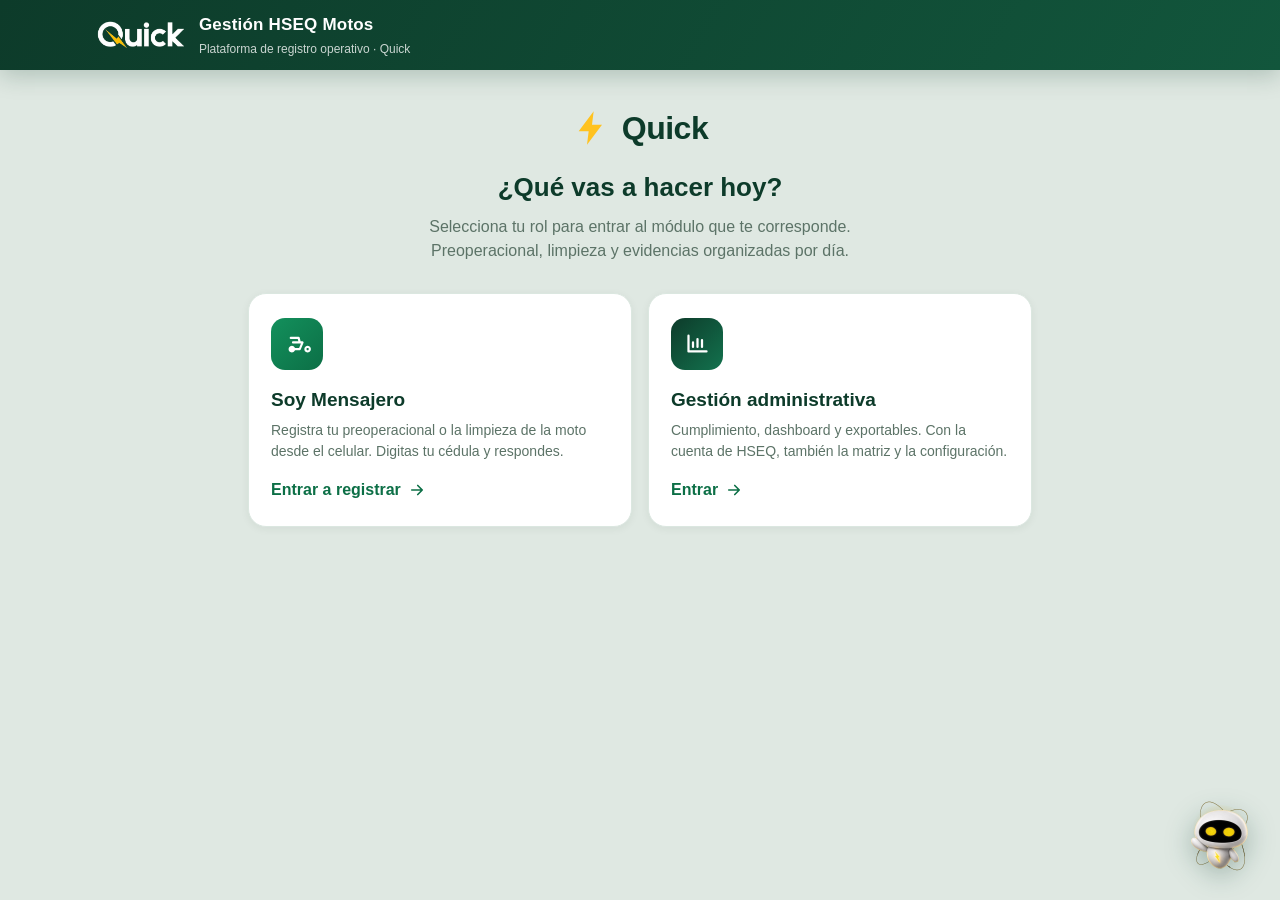
<file: index.html>
<!doctype html>
<html lang="es">
<head>
  <meta charset="utf-8">
  <meta name="viewport" content="width=device-width, initial-scale=1, viewport-fit=cover">
  <meta name="theme-color" content="#0d3b2a">
  <title>Gestión HSEQ Motos</title>
  <link rel="stylesheet" href="assets/styles.css?v=44">
</head>
<body>
  <header class="app-header">
    <div class="app-header__inner">
      <div class="brand-mark" aria-hidden="true">
        <svg viewBox="0 0 24 24" fill="none"><path d="M13 2 4 14h6l-1 8 9-12h-6l1-8Z" fill="#ffc21f"/></svg>
      </div>
      <img class="brand-logo hidden" src="assets/logo-quick.png" alt="Quick"
           onload="this.classList.remove('hidden');this.previousElementSibling.classList.add('hidden')" onerror="this.remove()">
      <div class="brand-text">
        <h1>Gestión HSEQ Motos</h1>
        <p>Plataforma de registro operativo · Quick</p>
      </div>
    </div>
  </header>

  <main class="launch">
    <div class="launch__hero">
      <div class="quick-logo">
        <svg viewBox="0 0 24 24" fill="none"><path d="M13 2 4 14h6l-1 8 9-12h-6l1-8Z" fill="#ffc21f"/></svg>
        <span>Quick</span>
      </div>
      <h2>¿Qué vas a hacer hoy?</h2>
      <p>Selecciona tu rol para entrar al módulo que te corresponde. Preoperacional, limpieza y evidencias organizadas por día.</p>
    </div>

    <div class="launch__grid">
      <a class="role-card" href="mensajero.html">
        <div class="role-card__icon teal" aria-hidden="true">
          <svg viewBox="0 0 24 24" fill="none">
            <path d="M5 17a2 2 0 1 0 0-.01M19 17a2 2 0 1 0 0-.01M5 17h9l2.5-6H8M14 11l-1-4H6" stroke="currentColor" stroke-width="1.9" stroke-linecap="round" stroke-linejoin="round"/>
          </svg>
        </div>
        <h3>Soy Mensajero</h3>
        <p>Registra tu preoperacional o la limpieza de la moto desde el celular. Digitas tu cédula y respondes.</p>
        <span class="role-card__cta">
          Entrar a registrar
          <svg viewBox="0 0 24 24" fill="none"><path d="M5 12h14m0 0-6-6m6 6-6 6" stroke="currentColor" stroke-width="2.2" stroke-linecap="round" stroke-linejoin="round"/></svg>
        </span>
      </a>

      <a class="role-card" href="coordinador.html">
        <div class="role-card__icon blue" aria-hidden="true">
          <svg viewBox="0 0 24 24" fill="none">
            <path d="M4 19V5m0 14h16M8 15v-4m4 4V8m4 7v-6" stroke="currentColor" stroke-width="2" stroke-linecap="round" stroke-linejoin="round"/>
          </svg>
        </div>
        <h3>Gestión administrativa</h3>
        <p>Cumplimiento, dashboard y exportables. Con la cuenta de HSEQ, también la matriz y la configuración.</p>
        <span class="role-card__cta">
          Entrar
          <svg viewBox="0 0 24 24" fill="none"><path d="M5 12h14m0 0-6-6m6 6-6 6" stroke="currentColor" stroke-width="2.2" stroke-linecap="round" stroke-linejoin="round"/></svg>
        </span>
      </a>
    </div>

  </main>

  <script>
    // Cuando el restablecimiento se pide desde el panel de Supabase, el
    // correo devuelve al Site URL, que es esta pagina. Se reenvia tal cual
    // a la pantalla que sabe atenderlo, con el # intacto.
    (function () {
      var h = location.hash || '';
      if (/access_token=|error_code=|type=recovery/.test(h)) {
        location.replace('clave.html' + h);
      }
    })();
  </script>
  <script src="assets/config.js?v=20"></script>
  <script src="assets/asistente.js?v=5"></script>
</body>
</html>
</file>
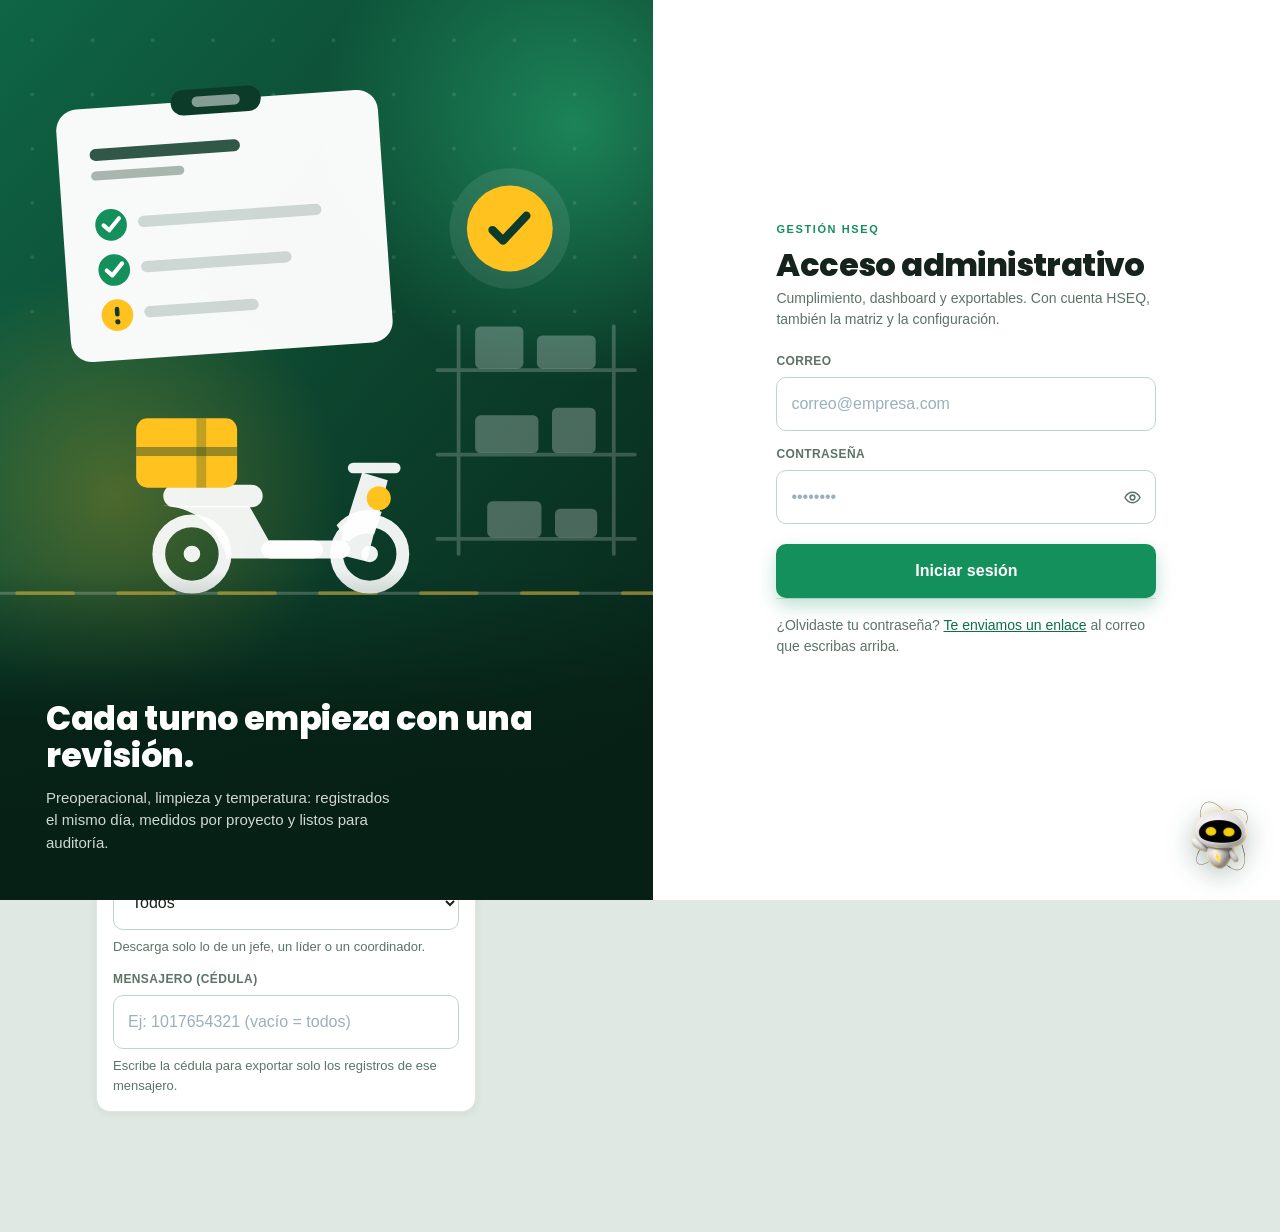
<file: admin.html>
<!doctype html>
<html lang="es">
<head>
  <meta charset="utf-8">
  <meta name="viewport" content="width=device-width, initial-scale=1, viewport-fit=cover">
  <meta name="theme-color" content="#0d3b2a">
  <title>Administración HSQ · Gestión HSEQ Motos</title>
  <link rel="stylesheet" href="assets/styles.css?v=44">
  <style>
    /* ---------- Armazon de administracion ---------- */
    .adm{display:grid;grid-template-columns:236px 1fr;gap:20px;align-items:start}
    /* La barra lleva el color de la marca: ancla la pantalla y no la deja tan blanca. */
    .adm-side{position:sticky;top:16px;border-radius:16px;padding:16px 12px;color:#dfeee7;
      background:linear-gradient(168deg,#0d3b2a,#12563c 60%,#0b3324);
      box-shadow:0 10px 26px -18px rgba(9,44,33,.75);display:flex;flex-direction:column}
    .adm-group+.adm-group{margin-top:14px;padding-top:13px;border-top:1px solid rgba(255,255,255,.13)}
    .adm-group__title{margin:0 0 7px;padding:0 8px;font-size:10px;font-weight:800;letter-spacing:1px;
      text-transform:uppercase;color:#93b8a7}
    .adm-link{display:flex;align-items:center;gap:10px;width:100%;border:0;background:transparent;
      color:#cfe3da;border-radius:9px;padding:9px 10px;text-align:left;font:inherit;
      font-weight:650;font-size:13px;cursor:pointer;transition:.15s}
    .adm-link:hover{background:rgba(255,255,255,.09);color:#fff}
    .adm-link.on{background:rgba(184,212,63,.17);color:#fff;box-shadow:inset 3px 0 0 #b8d43f}
    .adm-link .ic{width:17px;height:17px;flex:0 0 17px;display:grid;place-items:center;opacity:.9}
    .adm-link .ic svg{width:17px;height:17px;fill:none;stroke:currentColor;stroke-width:1.9;
      stroke-linecap:round;stroke-linejoin:round}
    .adm-link .cuenta{margin-left:auto;font-size:11px;font-weight:800;color:#ffd27a}
    .adm-side .btn--ghost{background:rgba(255,255,255,.09);color:#dfeee7;border-color:rgba(255,255,255,.2)}
    .adm-side .btn--ghost:hover{background:rgba(255,255,255,.16)}

    /* El espacio que sobraba abajo ahora dice como va la operacion. */
    .adm-resumen{margin-top:auto;padding-top:14px;border-top:1px solid rgba(255,255,255,.13);display:grid;gap:7px}
    .adm-stat{display:flex;align-items:center;justify-content:space-between;gap:10px;
      background:rgba(255,255,255,.07);border-radius:10px;padding:8px 11px}
    .adm-stat span{font-size:11px;line-height:1.3;color:#a9c9ba}
    .adm-stat b{font-size:16px;font-weight:800;color:#fff;line-height:1}
    .adm-stat.warn b{color:#ffd27a}
    .adm-stat.bad b{color:#ff9d94}
    .adm-stat.ok b{color:#c9ef6a}
    .adm-main{min-width:0}
    .adm-head{margin:0 0 14px}
    .adm-head h2{margin:0;font-size:21px;letter-spacing:-.4px}
    .adm-head p{margin:3px 0 0;color:var(--muted,#688077);font-size:13px}

    /* Volver: el detalle reemplaza al listado, no se cuelga debajo */
    .adm-back{display:inline-flex;align-items:center;gap:7px;border:1px solid var(--line);
      background:#fff;color:var(--brand,#0f6a4f);border-radius:9px;padding:8px 13px;font:inherit;
      font-weight:700;font-size:13px;cursor:pointer;margin-bottom:12px}
    .adm-back:hover{background:#eef4f1}

    /* Barra de asignacion masiva */
    .barra-sel{display:grid;gap:10px;margin-top:10px;padding:12px 13px;border-radius:12px;
      background:#e8f1ec;border:1px solid #c6ddd1}
    .barra-sel > b{font-size:13px;color:#0d3b2a}
    .barra-sel__acciones{display:flex;gap:8px;flex-wrap:wrap}
    .barra-sel__acciones .btn{flex:1;min-width:120px}

    /* Subpestanas dentro de una ficha */
    .adm-subtabs{display:flex;gap:6px;flex-wrap:wrap;margin:0 0 14px;padding:4px;
      background:#eef4f1;border-radius:12px}
    .adm-subtab{border:0;background:transparent;border-radius:9px;padding:9px 15px;font:inherit;
      font-weight:700;font-size:13px;color:var(--muted,#688077);cursor:pointer;transition:.15s}
    .adm-subtab:hover{color:#07382b}
    .adm-subtab.on{background:#fff;color:#07382b;box-shadow:0 1px 2px rgba(9,44,33,.08)}


    /* Administracion se usa en escritorio: los controles no necesitan
       la altura pensada para el celular del mensajero. */
    .adm{--tap:42px}
    .adm .card__body{padding:14px}
    .adm .card__head{padding:13px 14px}
    .adm .card__title{font-size:14.5px}
    .adm .card__sub{font-size:11.5px}
    .adm .field > .label{font-size:11px}
    .adm .field + .field{margin-top:12px}
    .adm input,.adm select,.adm textarea{padding:9px 12px;font-size:13.5px;border-width:1px}
    .adm textarea{min-height:80px}
    .adm .btn{font-size:13.5px}
    .adm .hint-inline{font-size:12px;line-height:1.5}

    /* Filas de proyecto: una linea de titulo y una de datos, sin desperdicio. */
    .adm .checkitem{position:relative;overflow:hidden;padding:8px 12px 8px 15px;gap:10px;
      min-height:0;border-width:1px;margin-bottom:8px}
    .adm .checkitem:before{content:'';position:absolute;left:0;top:0;bottom:0;width:3px;background:transparent}
    .adm .checkitem.done:before{background:#13905c}
    .adm .checkitem.pending:before{background:#c98a12}
    .adm .checkitem__body{min-width:0}
    /* Titulo y datos en una linea cada uno: la fila mide siempre lo mismo y
       no se dispara a tres renglones con los nombres largos de proyecto. */
    .adm .checkitem__title{font-size:13.5px;line-height:1.25;white-space:nowrap;
      overflow:hidden;text-overflow:ellipsis}
    .adm .checkitem__status{font-size:12px;line-height:1.45}
    .adm .checkitem__chev svg{width:17px;height:17px}
    .adm .rowchip{flex:0 0 auto;font-size:10.5px;font-weight:800;border-radius:999px;
      padding:4px 9px;white-space:nowrap;background:#eef2f0;color:#5c7367}
    .adm .rowchip.aviso{background:#fdf2df;color:#a8710e}
    .adm .meta{display:block;white-space:nowrap;overflow:hidden;text-overflow:ellipsis;
      margin-top:1px;font-size:11.5px;line-height:1.35;color:var(--muted)}
    .adm .meta > span{margin-right:9px}
    .adm .meta i{font-style:normal;color:#7d9488}
    .adm .meta b{color:var(--brand);font-weight:700}
    .adm .meta .aviso{color:#a8710e;font-weight:800}
    .adm .meta .suave{color:#7d9488}

    @media (max-width:880px){
      .adm{grid-template-columns:1fr}
      .adm-side{position:static}
      .adm-side .adm-group{display:flex;flex-wrap:wrap;gap:6px}
      .adm-side .adm-group__title{width:100%}
      .adm-resumen{grid-template-columns:repeat(auto-fit,minmax(130px,1fr))}
    }
  </style>
</head>
<body>
  <header class="app-header">
    <div class="app-header__inner">
      <div class="brand-mark" aria-hidden="true">
        <svg viewBox="0 0 24 24" fill="none"><path d="M13 2 4 14h6l-1 8 9-12h-6l1-8Z" fill="#ffc21f"/></svg>
      </div>
      <img class="brand-logo hidden" src="assets/logo-quick.png" alt="Quick"
           onload="this.classList.remove('hidden');this.previousElementSibling.classList.add('hidden')" onerror="this.remove()">
      <div class="brand-text">
        <h1>Administración HSQ</h1>
        <p>Matriz de colaboradores</p>
      </div>
      <div class="header-tools">
        <div id="lineaBox" class="header-linea"></div>
        <div class="header-acciones">
          <!-- Unica salida de esta pantalla: se vuelve a Gestión, no al
               inicio, porque a Configuración se entra desde alla. -->
          <a class="header-back header-back--ico" href="coordinador.html"
             title="Volver a Gestión administrativa" aria-label="Volver a Gestión administrativa">
            <svg viewBox="0 0 24 24" fill="none"><path d="M20 12H4m0 0 6-6m-6 6 6 6" stroke="currentColor" stroke-width="2.2" stroke-linecap="round" stroke-linejoin="round"/></svg>
          </a>
        </div>
      </div>
    </div>
  </header>

  <main class="container">
    <!-- Sin sesion no se pide clave otra vez: se devuelve a la puerta. -->
    <section id="loginCard" class="card" style="max-width:440px;margin:24px auto">
      <div class="card__body" style="text-align:center">
        <p style="margin:0 0 14px;color:var(--muted)">
          Tu sesión no está activa. Entra por <strong>Gestión administrativa</strong>.
        </p>
        <a class="btn btn--primary btn--block" href="coordinador.html">Ir al ingreso</a>
      </div>
    </section>

    <!-- Panel (tras login) -->
    <section id="panel" class="hidden">
      <div class="adm">
        <aside class="adm-side">
          <div class="adm-group">
            <p class="adm-group__title">Colaboradores</p>
          <button class="adm-link on" type="button" data-v="colaboradores" aria-label="Buscar y editar"><span class="ic"><svg viewBox="0 0 24 24" aria-hidden="true"><circle cx="11" cy="8" r="3.4"/><path d="M4 20a7 7 0 0 1 14 0"/><path d="m17 4 2 2 3-3"/></svg></span><span>Buscar y editar</span></button>
          <button class="adm-link" type="button" data-v="matriz" aria-label="Actualizar matriz"><span class="ic"><svg viewBox="0 0 24 24" aria-hidden="true"><path d="M20 11a8 8 0 1 0-2.3 5.7M20 5v6h-6"/></svg></span><span>Actualizar matriz</span></button>
          <button class="adm-link" type="button" data-v="colaborativos" aria-label="Personal colaborativo"><span class="ic"><svg viewBox="0 0 24 24" aria-hidden="true"><circle cx="8" cy="8" r="3"/><path d="M2 20a6 6 0 0 1 12 0"/><path d="M16 5v6M13 8h6"/></svg></span><span>Personal colaborativo</span></button>
          <button class="adm-link" type="button" data-v="provisional" aria-label="Ingreso provisional"><span class="ic"><svg viewBox="0 0 24 24" aria-hidden="true"><circle cx="10" cy="8" r="3.4"/><path d="M3 20a7 7 0 0 1 12.2-4.7"/><path d="M18 14v6M15 17h6"/></svg></span><span>Ingreso provisional</span></button>
          </div>
          <div class="adm-group">
            <p class="adm-group__title">Encargados</p>
          <button class="adm-link" type="button" data-v="encargados" aria-label="Proyectos"><span class="ic"><svg viewBox="0 0 24 24" aria-hidden="true"><circle cx="8" cy="7" r="2.8"/><path d="M3 19a5 5 0 0 1 10 0"/><path d="M15 8h6M15 12h6M15 16h4"/></svg></span><span>Proyectos</span><span class="cuenta" id="encPendientes"></span></button>
          <button class="adm-link" type="button" data-v="encargados-carga" aria-label="Cargar tabla"><span class="ic"><svg viewBox="0 0 24 24" aria-hidden="true"><path d="M12 16V4m0 0L8 8m4-4 4 4"/><path d="M4 16v3a1 1 0 0 0 1 1h14a1 1 0 0 0 1-1v-3"/></svg></span><span>Cargar tabla</span></button>
          </div>
          <div class="adm-group">
            <p class="adm-group__title">Configuración</p>
          <button class="adm-link" type="button" data-v="calendario" aria-label="Calendario y metas"><span class="ic"><svg viewBox="0 0 24 24" aria-hidden="true"><rect x="3" y="5" width="18" height="16" rx="2"/><path d="M3 10h18M8 3v4M16 3v4"/><path d="m9 15 2 2 4-4"/></svg></span><span>Calendario y metas</span></button>
          <button class="adm-link" type="button" data-v="documentos" aria-label="Documentos"><span class="ic"><svg viewBox="0 0 24 24" aria-hidden="true"><path d="M6 2h8l4 4v16H6z"/><path d="M14 2v5h5"/><path d="m9 14 2 2 4-4"/></svg></span><span>Documentos</span><span class="cuenta" id="docPendientes"></span></button>
          <button class="adm-link" type="button" data-v="historial" aria-label="Historial"><span class="ic"><svg viewBox="0 0 24 24" aria-hidden="true"><path d="M3 12a9 9 0 1 0 3-6.7M3 4v4h4"/><path d="M12 8v4.5l3 1.8"/></svg></span><span>Historial</span></button>
          <button id="lnkSeguridad" class="adm-link hidden" type="button" data-v="seguridad" aria-label="Seguridad"><span class="ic"><svg viewBox="0 0 24 24" aria-hidden="true"><path d="M12 3 4 6v5c0 5 3.4 8.6 8 10 4.6-1.4 8-5 8-10V6z"/><path d="M12 10v4"/></svg></span><span>Seguridad</span></button>
          <button class="adm-link" type="button" data-v="formularios" aria-label="Formularios por proyecto"><span class="ic"><svg viewBox="0 0 24 24" aria-hidden="true"><path d="M6 2h8l4 4v16H6z"/><path d="M14 2v5h5M9 12h6M9 16h4"/></svg></span><span>Formularios por proyecto</span></button>
          <button id="lnkRangos" class="adm-link hidden" type="button" data-v="rangos" aria-label="Rangos de medición"><span class="ic"><svg viewBox="0 0 24 24" aria-hidden="true"><path d="M3 12h4l3-7 4 14 3-7h4"/></svg></span><span>Rangos de medición</span></button>
          </div>
          <div class="adm-group">
            <button id="btnSalir" class="btn btn--ghost btn--block" type="button">Salir</button>
          </div>
          <div class="adm-resumen" id="admResumen"></div>
        </aside>

        <div class="adm-main">
          <div class="adm-head"><h2 id="vTitulo">Colaboradores</h2><p id="vSub">Buscar, editar y trasladar</p></div>

      <div id="v-colaboradores" class="view">
      <div id="colPanelLista">
      <section class="card">
        <div class="card__head">
          <p class="card__title">Buscar colaborador</p>
        </div>
        <div class="card__body">
          <span class="label">Buscar por cédula o nombre</span>
          <div class="input-row" style="margin-top:6px">
            <input id="q" autocomplete="off" placeholder="Cédula o nombre…">
            <button id="btnBuscar" class="btn btn--dark btn--icon" type="button" title="Buscar">
              <svg viewBox="0 0 24 24" fill="none"><path d="m21 21-4.3-4.3M10.8 18a7.2 7.2 0 1 1 0-14.4 7.2 7.2 0 0 1 0 14.4Z" stroke="currentColor" stroke-width="2" stroke-linecap="round"/></svg>
            </button>
          </div>

          <div style="border-top:1px solid var(--line);margin:16px 0 12px"></div>
          <span class="label">O elegir de un listado por proyecto</span>
          <div style="display:grid;gap:10px;grid-template-columns:1fr 1fr;margin-top:6px">
            <select id="filProyecto"><option value="">Todos los proyectos</option></select>
            <select id="filEstado">
              <option value="todos">Todos</option>
              <option value="activos">Solo activos</option>
              <option value="inactivos">Solo inactivos</option>
              <option value="provisionales">Ingresos provisionales</option>
              <option value="trasladados">Trasladados a otro proyecto</option>
            </select>
          </div>
          <button id="btnListar" class="btn btn--ghost btn--block" type="button" style="margin-top:10px">Ver listado</button>

          <div id="buscarStatus" class="status" aria-live="polite"></div>
          <div id="resultados" style="margin-top:12px"></div>
        </div>
      </section>
      </div>

      <!-- Ficha para editar: reemplaza al listado -->
      <div id="fichaPanel" class="hidden">
      <button id="colVolver" class="adm-back" type="button">
        <svg viewBox="0 0 24 24" width="15" height="15" fill="none"><path d="M15 6l-6 6 6 6" stroke="currentColor" stroke-width="2.2" stroke-linecap="round" stroke-linejoin="round"/></svg>
        Volver a la búsqueda
      </button>
      <section id="ficha" class="card">
        <div class="card__head"><p id="fichaTitulo" class="card__title">Editar colaborador</p></div>
        <div class="card__body">
          <input id="f_cedula" type="hidden">
          <p class="hint-inline" style="margin-top:0"><b id="f_nombre"></b> · <span id="f_meta"></span></p>

          <div class="field" style="margin-top:14px">
            <span class="label">Estado</span>
            <select id="f_activo">
              <option value="true">✅ Activo (puede registrar)</option>
              <option value="false">⛔ Inactivo (no puede registrar)</option>
            </select>
          </div>
          <div class="field" style="margin-top:12px">
            <span class="label">Motivo si está inactivo (restricción, incapacidad…)</span>
            <textarea id="f_obs" placeholder="Ej: Incapacidad hasta 30-jul"></textarea>
          </div>

          <div style="display:grid;gap:12px;grid-template-columns:1fr 1fr;margin-top:12px">
            <div class="field"><span class="label">Placa</span><input id="f_placa" style="text-transform:uppercase"></div>
            <div class="field"><span class="label">Tipo vehículo</span><input id="f_tipo" placeholder="MOTO"></div>
            <div class="field"><span class="label">Marca</span><input id="f_marca"></div>
            <div class="field"><span class="label">Cilindraje (CC)</span><input id="f_cc"></div>
          </div>

          <p class="label" style="margin-top:16px">Vencimiento de documentos</p>
          <div style="display:grid;gap:12px;grid-template-columns:1fr 1fr 1fr">
            <div class="field"><span class="label">SOAT</span><input id="f_soat" type="date"></div>
            <div class="field"><span class="label">Tecnomecánica</span><input id="f_tecno" type="date"></div>
            <div class="field"><span class="label">Licencia</span><input id="f_lic" type="date"></div>
          </div>

          <p class="label" style="margin-top:16px">Documentos adjuntos</p>
          <div id="docsView" style="display:flex;flex-wrap:wrap;gap:8px"></div>

          <div style="border-top:1px solid var(--line);margin:18px 0 14px"></div>
          <span class="label">Proyecto donde está laborando</span>
          <p class="hint-inline" style="margin:4px 0 8px">
            Úsalo cuando esté prestado a otra operación. <b>No modifica la matriz:</b> en nómina
            sigue perteneciendo a su proyecto, pero el registro y el cumplimiento se le cuentan
            donde realmente trabaja. Deja el campo vacío para devolverlo.
          </p>
          <div style="display:grid;gap:12px;grid-template-columns:1fr 1fr">
            <div class="field"><span class="label">Proyecto operativo</span>
              <input id="f_proy_op" list="proyLista" autocomplete="off" placeholder="Vacío = su proyecto de nómina"></div>
            <div class="field"><span class="label">Motivo del traslado</span>
              <input id="f_proy_motivo" autocomplete="off" placeholder="Ej: apoyo a la operación"></div>
          </div>
          <button id="btnTraslado" class="btn btn--dark btn--block" type="button" style="margin-top:10px">
            Guardar traslado
          </button>
          <div id="trasladoStatus" class="status" aria-live="polite"></div>

          <button id="btnGuardar" class="btn btn--primary btn--block" type="button" style="margin-top:18px">Guardar cambios</button>
          <div id="fichaStatus" class="status" aria-live="polite"></div>
        </div>
      </section>
      </div>
      </div>

      <!-- ============ CALENDARIO Y METAS ============ -->
      <!-- ============ ACTUALIZAR MATRIZ ============ -->
      <div id="v-matriz" class="view hidden">
        <section class="card">
          <div class="card__head">
            <div>
              <p class="card__title">Actualizar matriz de activos</p>
              <p class="card__sub">Se pega el export de nómina completo desde Excel</p>
            </div>
          </div>
          <div class="card__body">
            <p id="matrizInfo" class="hint-inline" style="margin-top:0"><b>Última actualización:</b> —</p>
            <p class="hint-inline">
              Pega el <b>export de nómina completo</b> (con su fila de títulos: <i>ClientId, ClientName, State…</i>).
              La app <b>conserva las placas</b>, las observaciones, el frente y el coordinador propio;
              <b>inactiva</b> a quien ya no aparezca (con nota y fecha) y <b>agrega</b> los nuevos.
            </p>
            <div class="field" style="margin-top:12px">
              <span class="label">Datos de la matriz</span>
              <textarea id="matrizData" placeholder="Copia el rango desde Excel (incluye la fila de títulos) y pégalo aquí…" style="min-height:150px"></textarea>
            </div>
            <button id="btnMatriz" class="btn btn--dark btn--block" type="button" style="margin-top:10px">
              Actualizar matriz
            </button>
            <div id="matrizResult" class="hidden" style="margin-top:12px"></div>
            <div id="matrizStatus" class="status" aria-live="polite"></div>
          </div>
        </section>
      </div>

      <!-- Gente que no esta vinculada en Quick ni en la matriz de activos
           (no la trae ningun export de nomina), pero diligencia los mismos
           formularios y cuenta en el indicador de UN proyecto puntual. No
           se sincroniza como la matriz de arriba: cargar un archivo nuevo
           nunca borra ni inactiva a nadie, eso se hace a mano abajo. -->
      <div id="v-colaborativos" class="view hidden">
        <section class="card">
          <div class="card__head">
            <div>
              <p class="card__title">Personal colaborativo</p>
              <p class="card__sub">No vinculado en Quick ni en la matriz real</p>
            </div>
          </div>
          <div class="card__body">
            <p class="hint-inline" style="margin-top:0">No se sincroniza como la matriz: cargar un
              archivo nuevo nunca borra ni inactiva a nadie. Para sacar a alguien, actívalo/inactívalo
              o elimínalo en la lista de abajo.</p>
            <div class="field">
              <span class="label">Proyecto (obligatorio)</span>
              <input id="colabProyecto" list="proyLista" autocomplete="off" placeholder="Escribe para buscar…">
            </div>

            <p class="card__title" style="font-size:14px;margin:18px 0 6px">Cargar varios (archivo Excel o CSV)</p>
            <p class="hint-inline" style="margin-top:0">Columnas: <b>Cedula</b> y <b>Nombre</b> son obligatorias.
              En <b>Cargo</b> sirven las dos formas: <b>Conductor</b> / <b>Mensajero</b> o
              <b>QUICKER - CONDUCTOR</b> / <b>QUICKER - MENSAJERO</b>, con o sin tildes, guiones
              o mayúsculas. La celda vacía queda como mensajero en moto; si dice otra cosa también,
              pero te avisamos al terminar cuántas fueron y qué decían. Ciudad y Placa son opcionales.</p>
            <div class="field">
              <span class="label">Archivo (.xlsx, .xls o .csv)</span>
              <input id="colabArchivo" type="file" accept=".xlsx,.xls,.csv">
            </div>
            <button id="btnColabCargar" class="btn btn--dark" type="button" style="margin-top:6px">Cargar archivo</button>
            <div id="colabCargaResult" class="hidden" style="margin-top:12px"></div>

            <p class="card__title" style="font-size:14px;margin:18px 0 6px">O agregar una sola persona</p>
            <div style="display:grid;gap:12px;grid-template-columns:repeat(auto-fit,minmax(140px,1fr));align-items:end">
              <div class="field"><span class="label">Cédula</span><input id="colabCedula" inputmode="numeric" autocomplete="off"></div>
              <div class="field"><span class="label">Nombre</span><input id="colabNombre" autocomplete="off"></div>
              <div class="field"><span class="label">Tipo</span>
                <select id="colabCargo"><option value="">Mensajero (moto)</option><option value="Conductor">Conductor (vehículo)</option></select></div>
              <div class="field"><span class="label">Ciudad</span><input id="colabCiudad" autocomplete="off"></div>
              <div class="field"><span class="label">Placa</span><input id="colabPlaca" autocomplete="off"></div>
            </div>
            <button id="btnColabAgregar" class="btn btn--ghost" type="button" style="margin-top:10px">Agregar</button>

            <div id="colabStatus" class="status" aria-live="polite"></div>
          </div>
        </section>

        <section class="card" style="margin-top:16px">
          <div class="card__head"><p class="card__title">Cargados en tu línea</p></div>
          <div class="card__body">
            <div style="display:grid;gap:12px;grid-template-columns:repeat(auto-fit,minmax(210px,1fr));max-width:660px">
              <div class="field">
                <span class="label">Filtrar por proyecto</span>
                <select id="colabFiltroProyecto"><option value="">Todos</option></select>
              </div>
              <div class="field">
                <span class="label">Filtrar por ciudad</span>
                <select id="colabFiltroCiudad"><option value="">Todas</option></select>
              </div>
              <div class="field">
                <span class="label">Filtrar por tipo</span>
                <select id="colabFiltroTipo"><option value="">Todos</option></select>
              </div>
            </div>
            <details class="colab-tipo">
              <summary>Corregir el tipo en lote (mensajero / conductor)</summary>
              <p class="hint-inline" style="margin:10px 0">
                Si el archivo traía mal la columna <b>Cargo</b>, no hace falta borrar ni volver a
                subirlo: pega aquí las cédulas y cámbialas de una. Sirve cualquier separador
                —un renglón por cédula, comas o espacios—. <b>Solo cambia personal colaborativo;
                la matriz real no se toca.</b>
              </p>
              <div class="field">
                <span class="label">Cédulas</span>
                <textarea id="colabTipoCedulas" rows="4" autocomplete="off"
                  placeholder="1023370294&#10;79817266&#10;1233890959"></textarea>
              </div>
              <div style="display:flex;gap:8px;flex-wrap:wrap;margin-top:10px">
                <button id="btnColabConductor" class="btn btn--dark" type="button">Marcar como Conductor</button>
                <button id="btnColabMensajero" class="btn btn--ghost" type="button">Marcar como Mensajero</button>
              </div>
              <div id="colabTipoStatus" class="status" aria-live="polite"></div>
            </details>
            <p id="colabConteo" class="hint-inline" style="margin:10px 0 12px"></p>
            <div id="colabLista"></div>
          </div>
        </section>
      </div>

      <div id="v-provisional" class="view hidden">
      <section class="card">
        <div class="card__head">
          <p class="card__title">Ingreso provisional</p>
        </div>
        <div class="card__body">
          <p class="hint-inline" style="margin-top:0">
            Para quien entró a mitad de periodo y todavía no aparece en la nómina.
            Queda habilitado para registrar de una vez y, cuando llegue la matriz,
            se vuelve definitivo solo. <b>La actualización de matriz no lo inactiva.</b>
          </p>
          <div style="display:grid;gap:12px;grid-template-columns:1fr 1fr;margin-top:12px">
            <div class="field"><span class="label">Cédula</span>
              <input id="p_cedula" inputmode="numeric" autocomplete="off" placeholder="Sin puntos ni espacios"></div>
            <div class="field"><span class="label">Nombre completo</span>
              <input id="p_nombre" autocomplete="off" placeholder="Nombres y apellidos"></div>
            <div class="field"><span class="label">Proyecto</span>
              <input id="p_proyecto" list="proyLista" autocomplete="off" placeholder="Escribe para buscar…"></div>
            <div class="field"><span class="label">Cargo</span>
              <select id="p_cargo">
                <option value="">Selecciona…</option>
                <option value="QUICKER - MENSAJERO">QUICKER - MENSAJERO (moto)</option>
                <option value="QUICKER - CONDUCTOR">QUICKER - CONDUCTOR (vehículo)</option>
              </select></div>
            <div class="field" style="grid-column:1/-1"><span class="label">Ciudad (opcional)</span>
              <input id="p_ciudad" autocomplete="off" placeholder="Ej: BOGOTÁ"></div>
          </div>
          <datalist id="proyLista"></datalist>
          <button id="btnProvisional" class="btn btn--primary btn--block" type="button" style="margin-top:12px">
            Habilitar para registrar
          </button>
          <div id="provStatus" class="status" aria-live="polite"></div>
        </div>
      </section>

      </div>

      <!-- ============ ENCARGADOS POR PROYECTO ============ -->
      <div id="v-encargados-carga" class="view hidden">
        <section class="card">
          <div class="card__head">
            <div>
              <p class="card__title">Cargar la tabla de jefes y líderes</p>
              <p class="card__sub">Se pega tal cual desde Excel; la llave es el CECO</p>
            </div>
          </div>
          <div class="card__body">
            <p class="hint-inline" style="margin-top:0">
              Copia de tu archivo las columnas <b>CECO · CLIENTE · JEFATURA · LÍDER</b> (con o sin la fila
              de títulos) y pégalas aquí. Un campo que llegue vacío <b>no borra</b> lo que ya esté guardado,
              así que puedes cargar la tabla completa cada vez que cambie.
              Si agregas una <b>quinta columna con el COORDINADOR</b>, también se carga: es lo más
              rápido cuando un coordinador maneja muchos proyectos.
            </p>
            <div class="field" style="margin-top:12px">
              <span class="label">Pega aquí la tabla</span>
              <textarea id="encPegar" style="min-height:120px"
                placeholder="593&#9;CAFAM COMERCIAL&#9;GIOVANNY GONGORA&#9;MARYU"></textarea>
            </div>
            <label class="hint-inline" style="display:flex;gap:8px;align-items:center;margin-top:8px;cursor:pointer">
              <input id="encOtro" type="checkbox" checked style="width:18px;height:18px">
              Tratar <b>OTRO</b> como “sin asignar” (recomendado)
            </label>
            <div style="display:grid;gap:10px;grid-template-columns:1fr 1fr;margin-top:12px">
              <button id="encRevisar" class="btn btn--ghost" type="button">Revisar</button>
              <button id="encGuardarCarga" class="btn btn--primary" type="button" disabled>Guardar</button>
            </div>
            <div id="encCargaStatus" class="status" aria-live="polite"></div>
            <div id="encPreview" style="margin-top:12px"></div>
          </div>
        </section>
      </div>

      <div id="v-encargados" class="view hidden">
        <div id="encPanelLista">
        <section class="card">
          <div class="card__head">
            <div>
              <p class="card__title">Proyectos y sus encargados</p>
              <p class="card__sub">Toca un proyecto para editarlo</p>
            </div>
            <button id="encRecargar" class="btn btn--ghost" type="button" style="margin-left:auto;min-height:40px">Recargar</button>
          </div>
          <div class="card__body">
            <div class="input-row">
              <input id="encBuscar" autocomplete="off" placeholder="Buscar proyecto, CECO, jefe, líder o coordinador…">
              <button id="encLimpiar" class="btn btn--ghost btn--icon" type="button" title="Limpiar búsqueda">✕</button>
            </div>
            <div style="display:grid;gap:10px;grid-template-columns:1fr 1fr;margin-top:10px">
              <select id="encFiltro">
                <option value="con_gente">Solo con gente activa</option>
                <option value="todos">Todos los proyectos</option>
                <option value="sin_jefe">Sin jefe o sin líder</option>
                <option value="sin_coord">Sin coordinador</option>
                <option value="sin_gente">Sin gente activa (hist\u00f3ricos)</option>
              </select>
              <button id="encVerHuerfanos" class="btn btn--ghost" type="button">Ver CECOs sin proyecto</button>
            </div>
            <button id="encModoSel" class="btn btn--ghost btn--block" type="button" style="margin-top:10px">
              Asignar un coordinador a varios proyectos
            </button>

            <div id="encBarraSel" class="hidden barra-sel">
              <b id="encSelCuenta">0 proyecto(s) marcados</b>
              <div class="barra-sel__acciones">
                <button id="encSelTodosVis" class="btn btn--ghost" type="button">Marcar los visibles</button>
                <button id="encSelNada" class="btn btn--ghost" type="button">Desmarcar</button>
              </div>
              <input id="encSelCoord" list="encCoords" autocomplete="off" style="text-transform:uppercase"
                     placeholder="Nombre del coordinador">
              <div class="barra-sel__acciones">
                <button id="encSelAplicar" class="btn btn--primary" type="button">Asignar</button>
                <button id="encSelCancelar" class="btn btn--ghost" type="button">Cancelar</button>
              </div>
              <p class="hint-inline" style="margin:0;grid-column:1/-1">
                Marca los proyectos y escribe el coordinador una sola vez. Solo cambia el coordinador:
                el jefe y el l\u00edder de cada proyecto se conservan.
              </p>
            </div>

            <div id="encStatus" class="status" aria-live="polite"></div>
            <div id="encLista" style="margin-top:12px"></div>
          </div>
        </section>
        </div>

        <!-- Editor de un proyecto: reemplaza al listado -->
        <div id="encEditor" class="hidden">
          <button id="encVolver" class="adm-back" type="button">
            <svg viewBox="0 0 24 24" width="15" height="15" fill="none"><path d="M15 6l-6 6 6 6" stroke="currentColor" stroke-width="2.2" stroke-linecap="round" stroke-linejoin="round"/></svg>
            Volver a los proyectos
          </button>
          <section class="card">
          <div class="card__head"><p id="encEditorTitulo" class="card__title">Proyecto</p></div>
          <div class="card__body">
            <input id="e_pid" type="hidden">
            <div class="adm-subtabs" role="tablist">
              <button class="adm-subtab on" type="button" data-sub="quien" role="tab" aria-selected="true">Quién responde</button>
              <button class="adm-subtab" type="button" data-sub="gente" role="tab" aria-selected="false">Personas del proyecto</button>
            </div>
            <div id="sub-quien">

            <p class="label" style="margin-top:0">Encargados de todo el proyecto</p>
            <div style="display:grid;gap:12px;grid-template-columns:1fr 1fr">
              <div class="field"><span class="label">Jefatura</span>
                <input id="e_jefatura" list="encJefes" autocomplete="off" style="text-transform:uppercase"></div>
              <div class="field"><span class="label">Líder</span>
                <input id="e_lider" list="encLideres" autocomplete="off" style="text-transform:uppercase"></div>
            </div>
            <datalist id="encJefes"></datalist>
            <datalist id="encLideres"></datalist>
            <datalist id="encCoords"></datalist>
            <button id="encGuardarProyecto" class="btn btn--primary btn--block" type="button" style="margin-top:12px">
              Guardar jefe y líder
            </button>
            <div id="encProyStatus" class="status" aria-live="polite"></div>

            <div style="border-top:1px solid var(--line);margin:18px 0 14px"></div>
            <p class="label" style="margin-top:0">Coordinación</p>
            <p class="hint-inline" style="margin:4px 0 10px">
              Si el proyecto tiene <b>un solo coordinador</b>, escríbelo y listo. Si tiene varios,
              usa <b>Agregar otro coordinador</b> y dale un nombre a cada parte — por ciudad, por ruta
              o por turno. Cada persona pertenece a una. <b>No crea proyectos nuevos ni toca la nómina.</b>
            </p>
            <div id="encCoordLista"></div>
            <button id="encAgregarCoord" class="btn btn--ghost btn--block" type="button" style="margin-top:10px">
              + Agregar otro coordinador
            </button>
            <button id="encGuardarCoords" class="btn btn--dark btn--block" type="button" style="margin-top:10px">
              Guardar coordinación
            </button>
            <div id="encFrenteStatus" class="status" aria-live="polite"></div>

            </div><!-- /sub-quien -->

            <div id="sub-gente" class="hidden">
            <p class="label" style="margin-top:0">Personas activas del proyecto</p>
            <div class="input-row" style="margin-top:8px">
              <input id="encPersonaBuscar" autocomplete="off" placeholder="Buscar por nombre, cédula o ciudad…">
              <button id="encPersonaLimpiar" class="btn btn--ghost btn--icon" type="button" title="Limpiar">✕</button>
            </div>
            <select id="encPersonaFiltro" style="margin-top:10px">
              <option value="todos">Todas las personas</option>
              <option value="sin_frente">Solo las que no tienen frente</option>
              <option value="sin_coord">Solo las que no tienen coordinador</option>
              <option value="trasladados">Solo las trasladadas de otro proyecto</option>
            </select>
            <div style="display:flex;flex-wrap:wrap;gap:8px;margin-top:10px">
              <button id="encSelTodos" class="btn btn--ghost" type="button" style="min-height:40px">Marcar todos</button>
              <button id="encSelNinguno" class="btn btn--ghost" type="button" style="min-height:40px">Desmarcar</button>
              <select id="encSelCiudad" style="max-width:230px"><option value="">Marcar por ciudad…</option></select>
            </div>
            <div id="encPersonas" style="margin-top:12px"></div>
            <div style="display:grid;gap:12px;grid-template-columns:1fr 1fr;margin-top:12px">
              <div class="field"><span class="label">Asignar al frente</span>
                <select id="e_asig_frente"><option value="__na__">— no cambiar —</option></select></div>
              <div class="field"><span class="label">Coordinador propio (opcional)</span>
                <input id="e_asig_coord" autocomplete="off" style="text-transform:uppercase"
                  placeholder="— no cambiar —"></div>
            </div>
            <button id="encAplicar" class="btn btn--primary btn--block" type="button" style="margin-top:6px">
              Aplicar a los marcados
            </button>
            <div id="encAsigStatus" class="status" aria-live="polite"></div>
            </div><!-- /sub-gente -->

            <div style="border-top:1px solid var(--line);margin:18px 0 12px"></div>
            <p class="hint-inline" style="margin:0 0 10px">
              <b>El proyecto no se puede borrar:</b> existe porque hay gente suya en la matriz de n\u00f3mina.
              Lo que s\u00ed puedes quitar es lo que configuraste aqu\u00ed \u2014 jefe, l\u00edder, coordinadores y partes \u2014
              si lo cargaste por error. Se puede volver a configurar cuando quieras.
            </p>
            <button id="encBorrarConfig" class="btn btn--ghost btn--block" type="button">
              Quitar los encargados de este proyecto
            </button>
            <div id="encBorrarStatus" class="status" aria-live="polite"></div>
          </div>
        </section>
        </div>
      </div>

      <!-- ============ HISTORIAL ============ -->
      <div id="v-documentos" class="view hidden">
        <section class="card">
          <div class="card__head"><p class="card__title">Revisar documentos</p></div>
          <div class="card__body">
            <p class="hint-inline">Aquí está la gente de la línea con algún documento por resolver:
               sin cargar, vencido o rechazado. Al rechazar uno, el sistema se lo vuelve a pedir
               al colaborador en su próximo preoperacional, con el motivo que escribas.</p>
            <div class="cmp-filtros" style="margin-top:12px">
              <div class="field"><span class="label">Proyecto</span>
                <input id="docProyecto" list="docProyLista" autocomplete="off" placeholder="Todos">
                <datalist id="docProyLista"></datalist></div>
              <div class="field"><span class="label">Cédula</span>
                <input id="docCedula" inputmode="numeric" autocomplete="off" placeholder="Todas"></div>
              <div class="field"><span class="label">Mostrar</span>
                <select id="docAlcance">
                  <option value="pendientes">Solo con algo pendiente</option>
                  <option value="todos">Todos los activos</option>
                  <option value="sinrevisar">Solo sin revisar</option>
                  <option value="inactivos">Incluir inactivos</option>
                </select></div>
              <button id="btnDocumentos" class="btn btn--primary" type="button">Consultar</button>
            </div>
            <div id="docStatus" class="status" aria-live="polite"></div>
          </div>
        </section>
        <div id="docLista" style="margin-top:14px"></div>
      </div>

      <div id="v-historial" class="view hidden">
        <section class="card">
          <div class="card__head">
            <div>
              <p class="card__title">Historial de cambios</p>
              <p class="card__sub">Solo movimientos administrativos, no las marcaciones diarias</p>
            </div>
            <button id="hisRecargar" class="btn btn--ghost" type="button" style="margin-left:auto;min-height:40px">Recargar</button>
          </div>
          <div class="card__body">
            <p class="hint-inline" style="margin-top:0">
              Traslados, ingresos provisionales, actualizaciones de matriz, cambios de encargados,
              justificaciones y anulaciones. <b>No incluye lo que hace el mensajero desde su celular</b>
              — subir sus documentos o registrar su placa —, que es marcación diaria y no un cambio
              administrativo. Esta información vive solo aquí: no aparece en el dashboard.
            </p>
            <div class="input-row" style="margin-top:12px">
              <input id="hisBuscar" autocomplete="off" placeholder="Buscar por cédula, nombre o detalle…">
              <button id="hisLimpiar" class="btn btn--ghost btn--icon" type="button" title="Limpiar">✕</button>
            </div>
            <div style="display:grid;gap:12px;grid-template-columns:1fr 1fr 1fr;margin-top:10px">
              <div class="field"><span class="label">Tipo</span>
                <select id="hisTipo"><option value="">Todos</option></select></div>
              <div class="field"><span class="label">Desde</span><input id="hisDesde" type="date"></div>
              <div class="field"><span class="label">Hasta</span><input id="hisHasta" type="date"></div>
            </div>
            <button id="hisConsultar" class="btn btn--primary btn--block" type="button" style="margin-top:12px">
              Consultar
            </button>
            <div id="hisStatus" class="status" aria-live="polite"></div>
            <div id="hisLista" style="margin-top:12px"></div>
          </div>
        </section>
      </div>

      <div id="v-calendario" class="view hidden">
        <section class="card">
          <div class="card__head">
            <div>
              <p class="card__title">Días laborales y meta por proyecto</p>
              <p class="card__sub">Define qué días opera cada proyecto y su meta de cumplimiento</p>
            </div>
            <button id="btnCalendario" class="btn btn--ghost" type="button" style="margin-left:auto;min-height:40px">Recargar</button>
          </div>
          <div class="card__body">
            <p class="hint-inline" style="margin-top:0">
              El <b>cumplimiento</b> solo exige registros en los días marcados: los días que el proyecto no
              labora no cuentan como incumplimiento. Las ausencias justificadas (descanso, permiso, vacaciones,
              suspensión) se descuentan solas desde <i>Coordinador → Cumplimiento</i>.
              La <b>meta</b> define el semáforo del dashboard (verde si la alcanza).
            </p>
            <div class="input-row" style="margin-top:14px">
              <input id="calBuscar" autocomplete="off" placeholder="Buscar proyecto…">
              <button id="calLimpiar" class="btn btn--ghost btn--icon" type="button" title="Limpiar búsqueda">✕</button>
            </div>
            <div id="calStatus" class="status" aria-live="polite"></div>
            <div id="calLista" style="margin-top:12px"></div>
          </div>
        </section>
      </div>

      <!-- ============ FORMULARIOS POR PROYECTO ============ -->
      <div id="v-seguridad" class="view hidden">
        <section class="card">
          <div class="card__head">
            <p class="card__title">PIN para eliminar registros</p>
          </div>
          <div class="card__body">
            <p class="hint-inline">Es uno solo para toda la empresa. Se pide cada vez que se
               elimina un registro en Cumplimiento, y queda constancia en el historial.</p>
            <div class="field" style="max-width:220px;margin-top:12px">
              <span class="label">PIN actual (4 dígitos)</span>
              <input id="segPin" type="password" inputmode="numeric" maxlength="4"
                     autocomplete="off" placeholder="••••">
            </div>
            <div style="display:flex;gap:10px;flex-wrap:wrap;margin-top:12px">
              <button id="btnVerPin" class="btn btn--ghost" type="button">Ver</button>
              <button id="btnGuardarPin" class="btn btn--primary" type="button">Guardar PIN</button>
            </div>
            <div id="segPinStatus" class="status" aria-live="polite"></div>
          </div>
        </section>

      </div>

      <div id="v-rangos" class="view hidden">
        <section class="card">
          <div class="card__head">
            <div>
              <p class="card__title">Rangos de medición</p>
              <p class="card__sub">Desde qué valor una lectura deja de ser normal</p>
            </div>
            <button id="btnRangos" class="btn btn--ghost" type="button" style="margin-left:auto;min-height:40px">Recargar</button>
          </div>
          <div class="card__body">
            <p class="hint-inline"><b>Rango normal</b> es lo esperado. Una lectura por fuera queda marcada
              como desviación y el registro sale con alerta; si la lectura anterior también se había
              salido, se reporta como desviación sostenida de 24 horas y se le pide la foto al mensajero.</p>
            <p class="hint-inline" style="margin-top:8px"><b>Rango posible</b> es lo que físicamente puede
              pasar. Por fuera de ahí no es una desviación sino un error al digitar, y el celular no lo
              deja guardar. Déjalo en blanco para no poner límite por ese lado.</p>
            <p class="hint-inline" style="margin-top:8px">Lo que cambies aquí se refleja solo en lo que
              lee el mensajero: el «<b>Máximo permitido</b>» debajo del campo, la tarjeta de parámetros
              y la explicación de cuándo es novedad. No hay que editar ningún texto aparte.</p>
            <div id="rngLista" style="margin-top:14px"></div>
            <div id="rngStatus" class="status" aria-live="polite"></div>
          </div>
        </section>
      </div>

      <div id="v-formularios" class="view hidden">
        <section class="card">
          <div class="card__head">
            <div>
              <p class="card__title">Formularios habilitados por proyecto</p>
              <p class="card__sub">Activa únicamente las gestiones que debe diligenciar cada proyecto</p>
            </div>
            <button id="btnFormularios" class="btn btn--ghost" type="button" style="margin-left:auto;min-height:40px">Recargar</button>
          </div>
          <div class="card__body">
            <p class="hint-inline" style="margin-top:0">
              Solo los formularios marcados se muestran a los colaboradores y cuentan en el dashboard.
              Un proyecto sin formularios queda fuera de los indicadores. Los formularios nuevos aparecen
              aquí desactivados y no afectan el cumplimiento hasta que HSEQ los habilite.
            </p>
            <div class="input-row" style="margin-top:14px">
              <input id="frmBuscar" autocomplete="off" placeholder="Buscar proyecto…">
              <button id="frmLimpiar" class="btn btn--ghost btn--icon" type="button" title="Limpiar búsqueda">✕</button>
            </div>
            <div id="frmStatus" class="status" aria-live="polite"></div>
            <div id="frmLista" class="project-form-list" style="margin-top:12px"></div>
          </div>
        </section>
      </div>
        </div>
      </div>
    </section>
  </main>

  <script src="assets/config.js?v=20"></script>
  <script src="assets/vendor/xlsx.full.min.js?v=1"></script>
  <script>
    const $ = (id) => document.getElementById(id);
    const CFG = window.HSQ_CONFIG || {};
    const BASE = (CFG.SUPABASE_URL || '').replace(/\/$/, '');
    // Se entra una sola vez, desde Gestion administrativa. Aqui se acepta
    // esa misma sesion; el formulario de abajo queda solo por si alguien
    // abre esta pagina directo.
    let token = sessionStorage.getItem('hsq_admin_token')
             || sessionStorage.getItem('hsq_coord_token') || '';
    let resultados = [];
    let fichaActual = null;

    // Una sola puerta: sin token se va a Gestion administrativa. La tarjeta
    // de aviso solo alcanza a verse si el navegador tarda en redirigir.
    if (token) mostrarPanel();
    else location.replace('coordinador.html');

    $('btnSalir').addEventListener('click', salir);
    $('btnBuscar').addEventListener('click', buscar);
    $('q').addEventListener('keydown', (e) => { if (e.key === 'Enter') buscar(); });
    $('btnListar').addEventListener('click', listar);
    $('btnCalendario').addEventListener('click', cargarCalendario);
    $('calBuscar').addEventListener('input', () => pintarCalendario());
    $('calLimpiar').addEventListener('click', () => { $('calBuscar').value = ''; pintarCalendario(); });
    $('btnDocumentos').addEventListener('click', consultarDocumentos);
    $('docCedula').addEventListener('keydown', (e) => { if (e.key === 'Enter') consultarDocumentos(); });
    $('btnVerPin').addEventListener('click', verPin);
    $('btnGuardarPin').addEventListener('click', guardarPin);
    $('btnFormularios').addEventListener('click', cargarFormulariosProyecto);
    $('btnRangos').addEventListener('click', () => { rngData = null; cargarRangos(); });
    $('frmBuscar').addEventListener('input', pintarFormulariosProyecto);
    $('frmLimpiar').addEventListener('click', () => { $('frmBuscar').value = ''; pintarFormulariosProyecto(); });

    /* ---------- Navegación lateral ---------- */
    const SECCIONES = {
      colaboradores: ['Colaboradores', 'Buscar, editar y trasladar'],
      matriz: ['Actualizar matriz de activos', 'La nómina manda: quién entra, quién sale'],
      colaborativos: ['Personal colaborativo', 'No vinculado en Quick ni en la matriz real'],
      provisional: ['Ingreso provisional', 'Para quien todavía no aparece en la nómina'],
      encargados: ['Proyectos y encargados', 'Quién responde por cada operación'],
      'encargados-carga': ['Cargar tabla de encargados', 'Se pega tal cual desde Excel; la llave es el CECO'],
      calendario: ['Calendario y metas', 'Qué días opera cada proyecto y su meta'],
      formularios: ['Formularios por proyecto', 'Qué debe diligenciar cada operación'],
      rangos: ['Rangos de medición', 'Temperatura y humedad: desde qué valor es una desviación'],
      historial: ['Historial de cambios', 'Qué se movió, cuándo y a quién'],
      documentos: ['Documentos', 'Revisar, rechazar y hacer seguimiento'],
      seguridad: ['Seguridad', 'El PIN que autoriza eliminar registros'],
    };

    document.querySelectorAll('.adm-link[data-v]').forEach((t) => {
      t.addEventListener('click', () => irASeccion(t.dataset.v));
    });

    function irASeccion(clave) {
      document.querySelectorAll('.adm-link[data-v]').forEach((x) => x.classList.toggle('on', x.dataset.v === clave));
      document.querySelectorAll('#panel .view').forEach((v) => v.classList.add('hidden'));
      const vista = $('v-' + clave);
      if (vista) vista.classList.remove('hidden');
      const t = SECCIONES[clave] || ['Administración', ''];
      $('vTitulo').textContent = t[0];
      $('vSub').textContent = t[1];
      window.scrollTo({ top: 0, behavior: 'smooth' });
      // Cada sección carga sus datos la primera vez que se abre.
      if (clave === 'matriz') cargarMatrizInfo();
      if (clave === 'colaborativos' && !colabData) cargarColaborativos();
      if (clave === 'historial' && !hisData) consultarHistorial();
      if (clave === 'calendario' && !calData) cargarCalendario();
      if (clave === 'formularios' && !frmData) cargarFormulariosProyecto();
      if (clave === 'rangos' && !rngData) cargarRangos();
      if (clave === 'seguridad' && !segData) cargarSeguridad();
      if (clave === 'documentos') {
        if (!$('docProyLista').children.length) cargarProyectos();
        if (!docData) consultarDocumentos();
      }
      if ((clave === 'encargados' || clave === 'encargados-carga') && !encData) cargarEncargados();
    }

    /* ---------- El detalle reemplaza al listado ---------- */
    $('colVolver').addEventListener('click', () => mostrarListaColaboradores());
    $('encVolver').addEventListener('click', () => mostrarListaProyectos());

    function mostrarListaColaboradores() {
      $('fichaPanel').classList.add('hidden');
      $('colPanelLista').classList.remove('hidden');
      window.scrollTo({ top: 0, behavior: 'smooth' });
    }

    function mostrarListaProyectos() {
      $('encEditor').classList.add('hidden');
      $('encPanelLista').classList.remove('hidden');
      window.scrollTo({ top: 0, behavior: 'smooth' });
    }

    /* ---------- Subpestañas del editor de proyecto ---------- */
    document.querySelectorAll('.adm-subtab[data-sub]').forEach((b) => {
      b.addEventListener('click', () => irASubpestana(b.dataset.sub));
    });

    function irASubpestana(clave) {
      document.querySelectorAll('.adm-subtab[data-sub]').forEach((x) => {
        const activa = x.dataset.sub === clave;
        x.classList.toggle('on', activa);
        x.setAttribute('aria-selected', String(activa));
      });
      ['quien', 'gente'].forEach((k) => $('sub-' + k).classList.toggle('hidden', k !== clave));
    }
    $('btnGuardar').addEventListener('click', guardar);
    $('btnProvisional').addEventListener('click', crearProvisional);
    $('btnTraslado').addEventListener('click', guardarTraslado);
    $('f_activo').addEventListener('change', pintarEstado);

    /* ---------- Seguridad y cuentas (solo cuenta general) ---------- */
    let segData = null;

    async function cargarSeguridad() {
      setStatus('segPinStatus', 'Consultando\u2026', 'info');
      try {
        // La respuesta trae tambien la lista de cuentas; aqui no se usa.
        segData = await adminCall('seguridad', {});
        $('segPin').value = segData.pin || '';
        clearStatus('segPinStatus');
      } catch (err) {
        setStatus('segPinStatus', err.message, 'error');
      }
    }

    /* ---------- Documentos: revisar y rechazar ---------- */
    let docData = null;

    const DOCS = [
      ['SOAT', 'SOAT'],
      ['TECNOMECANICA', 'Tecnomec\u00e1nica'],
      ['LICENCIA', 'Licencia de tr\u00e1nsito'],
    ];

    // Por que se le esta pidiendo. El orden importa: un documento
    // rechazado puede ademas estar vencido, y lo que hay que contarle
    // al coordinador es que alguien lo reviso y no sirvio.
    function motivoDoc(d) {
      if (d.rechazado) return ['Rechazado', 'aviso'];
      if (d.estado === 'sin_dato' || !d.url) return ['Sin cargar', 'aviso'];
      if (d.estado === 'vencido') return ['Vencido ' + (d.fecha || ''), 'aviso'];
      if (d.estado === 'por_vencer') return ['Vence ' + (d.fecha || ''), ''];
      return ['Vigente hasta ' + (d.fecha || ''), ''];
    }

    async function consultarDocumentos() {
      setStatus('docStatus', 'Consultando\u2026', 'info');
      $('docLista').innerHTML = '';
      try {
        docData = await adminCall('documentos', {
          proyecto: $('docProyecto').value.trim(),
          cedula: $('docCedula').value.trim(),
          soloPendientes: $('docAlcance').value === 'pendientes',
          soloSinRevisar: $('docAlcance').value === 'sinrevisar',
          incluirInactivos: $('docAlcance').value === 'inactivos',
        });
        pintarDocumentos();
        const n = (docData.filas || []).length;
        if (n >= (docData.tope || 300)) {
          setStatus('docStatus', 'Se muestran los primeros ' + n + '. Filtra por proyecto para ver el resto.', 'warn');
        } else {
          clearStatus('docStatus');
        }
        $('docPendientes').textContent = n || '';
      } catch (err) {
        setStatus('docStatus', err.message, 'error');
      }
    }

    function pintarDocumentos() {
      const filas = (docData && docData.filas) || [];
      if (!filas.length) {
        $('docLista').innerHTML = '<div class="card"><div class="card__body">'
          + '<p class="hint-inline">Nadie con documentos pendientes en esta l\u00ednea. \u2713</p></div></div>';
        return;
      }
      $('docLista').innerHTML = '<div class="card"><div class="card__body">'
        + filas.map((f) => filaDocumento(f)).join('') + '</div></div>';

      $('docLista').querySelectorAll('[data-abrir]').forEach((b) => {
        b.addEventListener('click', () => {
          const cuerpo = $('docLista').querySelector(`[data-cuerpo="${cssSel(b.dataset.abrir)}"]`);
          if (!cuerpo) return;
          const abierto = !cuerpo.classList.toggle('hidden');
          b.classList.toggle('abierta', abierto);
        });
      });
      $('docLista').querySelectorAll('[data-ver]').forEach((b) =>
        b.addEventListener('click', () => verDoc(b.dataset.ver, b)));
      $('docLista').querySelectorAll('[data-rechazar]').forEach((b) =>
        b.addEventListener('click', () => rechazarDoc(b.dataset.rechazar, b.dataset.doc, b.dataset.nombre)));
      $('docLista').querySelectorAll('[data-levantar]').forEach((b) =>
        b.addEventListener('click', () => levantarDoc(b.dataset.levantar, b.dataset.doc)));
      $('docLista').querySelectorAll('[data-rechdato]').forEach((b) =>
        b.addEventListener('click', () => rechazarDato(b.dataset.rechdato, b.dataset.campo, b.dataset.etq)));
      $('docLista').querySelectorAll('[data-levdato]').forEach((b) =>
        b.addEventListener('click', () => levantarDato(b.dataset.levdato, b.dataset.campo)));
      $('docLista').querySelectorAll('[data-aprobar]').forEach((b) =>
        b.addEventListener('click', () => aprobar(b.dataset.aprobar, { clave: b.dataset.clave })));
      $('docLista').querySelectorAll('[data-aprobartodo]').forEach((b) =>
        b.addEventListener('click', () => aprobar(b.dataset.aprobartodo, { todo: true })));
      $('docLista').querySelectorAll('[data-quitarok]').forEach((b) =>
        b.addEventListener('click', () => quitarAprobacion(b.dataset.quitarok, b.dataset.clave)));
    }

    // Por que esta persona no tiene documentacion. Un inactivo o alguien
    // cuyo cargo no diligencia formularios no esta incumpliendo: es que no
    // se le esta pidiendo. Sin decirlo, su ficha vacia se lee como falta.
    function insignia(f) {
      if (f.activo === false) return ' <span class="rowchip inactivo">Inactivo</span>';
      if (f.justificacion) {
        return ' <span class="rowchip inactivo">' + esc(tipoJustificacion(f.justificacion.tipo)) + '</span>';
      }
      if (f.aplica === false) return ' <span class="rowchip inactivo">No diligencia formularios</span>';
      if (f.bloquea) return ' <span class="rowchip aviso">No puede registrar</span>';
      if (f.sin_revisar > 0) {
        return ' <span class="rowchip revisar">' + f.sin_revisar + ' sin revisar</span>';
      }
      return ' <span class="rowchip ok">\u2713 Revisado</span>';
    }

    const JUSTIF = {
      VACACIONES: 'En vacaciones', INCAPACIDAD: 'Incapacitado',
      PERMISO: 'Con permiso', DESCANSO: 'En descanso', SUSPENSION: 'Suspendido',
    };
    function tipoJustificacion(t) {
      return JUSTIF[String(t || '').toUpperCase()] || 'Justificado';
    }

    // Una ausencia larga explica por si sola que no este registrando ni
    // actualizando documentos. Decirlo evita perseguir a quien no esta.
    function avisoJustificacion(j) {
      if (!j) return '';
      const dias = Number(j.dias);
      const hasta = j.hasta === j.desde
        ? 'hoy'
        : 'hasta el ' + fechaLarga(j.hasta) + (isFinite(dias) && dias > 0
            ? ' (faltan ' + dias + ' día' + (dias === 1 ? '' : 's') + ')' : '');
      return `<div class="doc-inactivo">
          <b>${esc(tipoJustificacion(j.tipo))} ${esc(hasta)}.</b>
          <span>Justificado desde el ${esc(fechaLarga(j.desde))}${j.motivo ? ' · ' + esc(j.motivo) : ''}</span>
        </div>`;
    }

    function porQueSinDocumentos(f) {
      if (f.activo !== false && f.aplica !== false) return avisoJustificacion(f.justificacion);
      // Para quien esta inactivo, el motivo es lo que explica todo. Para
      // quien simplemente tiene un cargo que no diligencia, el titulo ya
      // lo dice y el motivo guardado solo lo repetiria.
      if (f.aplica === false && f.activo !== false) {
        return `<div class="doc-inactivo">
          <b>Su cargo no diligencia formularios HSEQ, por eso no se le pide documentación.</b>
        </div>`;
      }
      const motivo = String(f.motivo_inactivo || '').trim();
      return `<div class="doc-inactivo">
          <b>Está inactivo, por eso no se le pide documentación.</b>
          <span>${motivo ? esc(motivo) : 'Sin motivo registrado.'}</span>
        </div>`;
    }

    function filaDocumento(f) {
      const docs = f.documentos || {};
      const cuerpo = DOCS.map(([k, label]) => {
        const d = docs[k] || {};
        const [texto, tono] = motivoDoc(d);
        const ver = d.url
          ? `<button type="button" class="btn btn--ghost" style="min-height:34px;padding:6px 10px" data-ver="${esc(d.url)}">Ver</button>` : '';
        const rechazar = (d.url && !d.rechazado)
          ? `<button type="button" class="btn btn--ghost" style="min-height:34px;padding:6px 10px" data-rechazar="${esc(f.cedula)}" data-doc="${k}" data-nombre="${esc(label)}">Rechazar</button>` : '';
        const levantar = d.rechazado
          ? `<button type="button" class="btn btn--ghost" style="min-height:34px;padding:6px 10px" data-levantar="${esc(f.cedula)}" data-doc="${k}">Levantar rechazo</button>` : '';
        // El visto bueno solo tiene sentido sobre algo que esta en orden:
        // avalar lo que el sistema esta reclamando seria contradecirse.
        const aprobar = (!d.exige && !d.revisado)
          ? `<button type="button" class="btn btn--ghost btn--ok" style="min-height:34px;padding:6px 10px" data-aprobar="${esc(f.cedula)}" data-clave="${k}">\u2713 Aprobar</button>` : '';
        const quitar = d.revisado
          ? `<button type="button" class="btn btn--ghost" style="min-height:34px;padding:6px 10px" data-quitarok="${esc(f.cedula)}" data-clave="${k}">Quitar visto bueno</button>` : '';
        const visto = d.revisado
          ? `<div class="doc-visto">\u2713 Revisado el ${esc(fechaLarga(d.revisado_en))}${d.revisado_por ? ' por ' + esc(d.revisado_por) : ''}</div>` : '';
        const motivo = (d.rechazado && d.motivo)
          ? `<div class="hint-inline" style="margin:4px 0 0">Motivo: ${esc(d.motivo)}</div>` : '';
        return `
          <div class="cmp-row" style="border-left-color:${d.exige ? 'var(--danger)' : 'var(--success)'}">
            <span class="cmp-main">
              <span class="cmp-nombre" style="font-size:14px">${esc(label)}</span>
              <span class="cmp-sub"><span class="rowchip ${tono}">${esc(texto)}</span></span>
              ${motivo}
              ${visto}
            </span>
            <span class="cmp-dots">${ver}${aprobar}${rechazar}${levantar}${quitar}</span>
          </div>`;
      }).join('');

      // Los datos que el mensajero escribio a mano. Se revisan aqui
      // mismo: un VIN corto o un propietario en blanco se ve de una,
      // sin tener que abrir el exportable.
      const v = f.vehiculo || {};
      const est = f.datos || {};
      const CAMPOS = [
        ['vin', 'VIN'], ['marca_vehiculo', 'Marca'], ['cilindraje', 'Cilindraje'],
        ['propietario_nombre', 'Propietario'], ['propietario_cedula', 'CC propietario'],
      ];
      // Un dato se devuelve igual que un documento: con motivo, y al
      // mensajero se le vuelve a pedir en su proximo registro.
      const dato = (campo, etiqueta) => {
        const d = est[campo] || {};
        const valor = v[campo];
        const malo = d.rechazado || d.valido === false || !valor;
        const boton = d.rechazado
          ? `<button type="button" class="btn btn--ghost doc-dato__btn"
                data-levdato="${esc(f.cedula)}" data-campo="${campo}">Quitar correcci\u00f3n</button>`
          : `<button type="button" class="btn btn--ghost doc-dato__btn"
                data-rechdato="${esc(f.cedula)}" data-campo="${campo}"
                data-etq="${esc(etiqueta)}">Pedir correcci\u00f3n</button>`;
        const ok = d.revisado
          ? `<span class="doc-visto">\u2713 Revisado el ${esc(fechaLarga(d.revisado_en))}</span>
             <button type="button" class="btn btn--ghost doc-dato__btn"
                data-quitarok="${esc(f.cedula)}" data-clave="${campo}">Quitar visto bueno</button>`
          : ((!d.pide && valor)
              ? `<button type="button" class="btn btn--ghost btn--ok doc-dato__btn"
                    data-aprobar="${esc(f.cedula)}" data-clave="${campo}">\u2713 Aprobar</button>` : '');
        return `
        <div class="doc-dato">
          <span class="doc-dato__k">${esc(etiqueta)}</span>
          <span class="doc-dato__v ${malo ? 'doc-dato__v--malo' : ''}">${valor ? esc(valor) : '\u2014 sin registrar'}</span>
          ${d.rechazado ? `<span class="doc-dato__motivo">\u21a9\ufe0f Devuelto: ${esc(d.motivo || '')}</span>` : ''}
          ${ok}
          ${boton}
        </div>`;
      };
      const vehiculo = `
        <p class="hint-inline" style="margin:12px 0 6px"><b>Datos del veh\u00edculo</b>
           <span style="font-weight:400">\u00b7 los escribe el mensajero</span></p>
        <div class="doc-datos">${CAMPOS.map((c) => dato(c[0], c[1])).join('')}</div>
        ${f.vin_valido === false && v.vin
          ? '<p class="hint-inline" style="margin:6px 0 0;color:var(--danger)">El VIN no tiene 17 caracteres. El sistema se lo va a volver a pedir solo.</p>'
          : ''}`;

      // Plegada: solo quien es. Se abre para revisar, para que la lista
      // completa quepa en pantalla y se pueda barrer de un vistazo.
      return `
        <div class="doc-ficha">
          <button type="button" class="doc-cab" data-abrir="${esc(f.cedula)}">
            <span class="doc-cab__txt">
              <span class="doc-cab__nombre">${esc(f.nombre)}${insignia(f)}</span>
              <span class="doc-cab__sub">CC ${esc(f.cedula)} \u00b7 ${esc(f.proyecto)}${f.placa ? ' \u00b7 ' + esc(f.placa) : ''}</span>
            </span>
            <span class="doc-cab__chev" aria-hidden="true">
              <svg viewBox="0 0 24 24" fill="none"><path d="M6 9l6 6 6-6" stroke="currentColor" stroke-width="2.2" stroke-linecap="round" stroke-linejoin="round"/></svg>
            </span>
          </button>
          <div class="doc-cuerpo hidden" data-cuerpo="${esc(f.cedula)}">
            ${porQueSinDocumentos(f)}
            ${f.sin_revisar > 0 && f.activo !== false ? `
              <button type="button" class="btn btn--ghost btn--ok" style="margin-bottom:12px;min-height:36px"
                data-aprobartodo="${esc(f.cedula)}">\u2713 Marcar todo lo que est\u00e1 en orden como revisado</button>` : ''}
            <div class="cmp-list">${cuerpo}</div>
            ${vehiculo}
          </div>
        </div>`;
    }

    /* ---------- visto bueno ----------
       Rechazar dice "esto esta mal". Sin lo contrario, "no rechazado" es
       ambiguo: puede ser revisado y correcto, o que nadie lo haya mirado.
       El visto bueno separa esas dos cosas y deja una cola de trabajo real. */
    async function aprobar(cedula, opts) {
      setStatus('docStatus', 'Guardando el visto bueno\u2026', 'info');
      try {
        await adminCall('aprobarDato', Object.assign({ cedula }, opts));
        setStatus('docStatus', '\u2713 Listo, queda como revisado.', 'ok');
        docData = null;
        consultarDocumentos();
      } catch (e) { setStatus('docStatus', e.message, 'error'); }
    }

    async function quitarAprobacion(cedula, clave) {
      setStatus('docStatus', 'Quitando\u2026', 'info');
      try {
        await adminCall('quitarAprobacion', { cedula, clave });
        setStatus('docStatus', '\u2713 Vuelve a quedar sin revisar.', 'ok');
        docData = null;
        consultarDocumentos();
      } catch (e) { setStatus('docStatus', e.message, 'error'); }
    }

    /* ---------- devolver un dato escrito ----------
       El documento se rechaza porque la foto esta mal; el dato, porque lo
       escribieron mal. Es el mismo ciclo: se devuelve con motivo, se le
       vuelve a pedir, y al corregirlo se levanta solo. */
    async function rechazarDato(cedula, campo, etiqueta) {
      const motivo = prompt('\u00bfPor qu\u00e9 se devuelve ' + etiqueta + '?\n\n'
        + 'El mensajero va a leer este texto cuando se lo pidan otra vez.\n'
        + 'Ejemplo: "no corresponde a la placa registrada" o "faltan d\u00edgitos".');
      if (motivo === null) return;
      if (motivo.trim().length < 5) {
        return setStatus('docStatus', 'Escribe un motivo: el mensajero lo va a leer.', 'error');
      }
      setStatus('docStatus', 'Devolviendo\u2026', 'info');
      try {
        const r = await adminCall('rechazarDato', { cedula, campo, motivo: motivo.trim() });
        setStatus('docStatus', '\u2713 ' + r.campo + ' devuelto. Se lo vamos a pedir en su pr\u00f3ximo registro.', 'ok');
        docData = null;
        consultarDocumentos();
      } catch (e) { setStatus('docStatus', e.message, 'error'); }
    }

    async function levantarDato(cedula, campo) {
      setStatus('docStatus', 'Quitando\u2026', 'info');
      try {
        await adminCall('levantarRechazoDato', { cedula, campo });
        setStatus('docStatus', '\u2713 Listo, ya no se lo vamos a pedir.', 'ok');
        docData = null;
        consultarDocumentos();
      } catch (e) { setStatus('docStatus', e.message, 'error'); }
    }

    async function rechazarDoc(cedula, doc, label) {
      const motivo = prompt('\u00bfPor qu\u00e9 se rechaza ' + label + '?\n\n'
        + 'El colaborador va a leer este texto cuando le pidan el documento otra vez.\n'
        + 'Ejemplo: "la foto est\u00e1 borrosa" o "el documento no corresponde a la placa".');
      if (motivo === null) return;
      if (motivo.trim().length < 5) {
        return setStatus('docStatus', 'Escribe un motivo: el colaborador lo va a leer.', 'error');
      }
      setStatus('docStatus', 'Rechazando\u2026', 'info');
      try {
        const r = await adminCall('rechazarDocumento', { cedula, documento: doc, motivo: motivo.trim() });
        setStatus('docStatus', '\u2713 ' + (r.mensaje || 'Listo.'), 'ok');
        await consultarDocumentos();
      } catch (err) {
        setStatus('docStatus', err.message, 'error');
      }
    }

    async function levantarDoc(cedula, doc) {
      if (!confirm('\u00bfSe levanta el rechazo? El documento vuelve a darse por v\u00e1lido.')) return;
      setStatus('docStatus', 'Levantando\u2026', 'info');
      try {
        const r = await adminCall('levantarRechazo', { cedula, documento: doc });
        setStatus('docStatus', '\u2713 ' + (r.mensaje || 'Listo.'), 'ok');
        await consultarDocumentos();
      } catch (err) {
        setStatus('docStatus', err.message, 'error');
      }
    }

    function verPin() {
      const inp = $('segPin'), btn = $('btnVerPin');
      const oculto = inp.type === 'password';
      inp.type = oculto ? 'text' : 'password';
      btn.textContent = oculto ? 'Ocultar' : 'Ver';
    }

    async function guardarPin() {
      const pin = $('segPin').value.trim();
      if (!/^\d{4}$/.test(pin)) return setStatus('segPinStatus', 'El PIN son 4 digitos.', 'error');
      $('btnGuardarPin').disabled = true;
      setStatus('segPinStatus', 'Guardando\u2026', 'info');
      try {
        const r = await adminCall('guardarPin', { pin });
        setStatus('segPinStatus', '\u2713 ' + (r.mensaje || 'Listo.'), 'ok');
        if (segData) segData.pin = pin;
      } catch (err) {
        setStatus('segPinStatus', err.message, 'error');
      } finally {
        $('btnGuardarPin').disabled = false;
      }
    }

    function salir() {
      // Es una sola sesion: salir de aqui es salir de todo.
      ['hsq_admin_token', 'hsq_coord_token', 'hsq_refresh_token', 'hsq_linea']
        .forEach((k) => sessionStorage.removeItem(k));
      token = '';
      // Ya no se entra por aqui: se vuelve al inicio, no a un login suelto.
      location.href = 'index.html';
    }

    function mostrarPanel() {
      $('loginCard').classList.add('hidden');
      $('panel').classList.remove('hidden');
      // La linea manda sobre TODO lo que se ve y se carga aqui, asi que
      // al cambiarla se recarga la pantalla en vez de mezclar datos.
      montarSelectorLinea();
      cargarProyectos();
      // El resumen de la barra se alimenta de aquí, así que se pide de entrada.
      // Va diferido a propósito: con sesión abierta esta función corre antes de
      // que el script declare encData, y tocarla aquí rompía toda la pantalla.
      setTimeout(() => { if (!encData) cargarEncargados(); }, 0);
    }

    // ---------- Ingreso provisional ----------
    async function crearProvisional() {
      const datos = {
        cedula: $('p_cedula').value.trim(),
        nombre: $('p_nombre').value.trim(),
        proyecto: $('p_proyecto').value.trim(),
        cargo: $('p_cargo').value,
        ciudad: $('p_ciudad').value.trim(),
      };
      if (!datos.cedula || !datos.nombre || !datos.proyecto || !datos.cargo) {
        return setStatus('provStatus', 'Completa cédula, nombre, proyecto y cargo.', 'error');
      }
      $('btnProvisional').disabled = true;
      setStatus('provStatus', 'Habilitando…', 'info');
      try {
        const r = await adminCall('crearProvisional', datos);
        setStatus('provStatus', '✓ ' + (r.mensaje || 'Listo.'), 'ok');
        ['p_cedula', 'p_nombre', 'p_ciudad'].forEach((id) => { $(id).value = ''; });
        cargarProyectos();
      } catch (err) {
        setStatus('provStatus', err.message, 'error');
      } finally {
        $('btnProvisional').disabled = false;
      }
    }

    // ---------- Traslado a otra operación ----------
    async function guardarTraslado() {
      if (!fichaActual) return;
      const destino = $('f_proy_op').value.trim();
      $('btnTraslado').disabled = true;
      setStatus('trasladoStatus', 'Guardando…', 'info');
      try {
        const r = await adminCall('moverProyecto', {
          cedula: $('f_cedula').value,
          proyecto_operativo: destino,
          motivo: $('f_proy_motivo').value.trim(),
        });
        setStatus('trasladoStatus', '✓ ' + (r.mensaje || 'Listo.'), 'ok');
        fichaActual.proyecto_operativo = r.proyecto_operativo || '';
        cargarProyectos();
      } catch (err) {
        setStatus('trasladoStatus', err.message, 'error');
      } finally {
        $('btnTraslado').disabled = false;
      }
    }

    async function cargarProyectos() {
      try {
        const proys = await adminCall('proyectos', {});
        const opciones = (proys || []).map((p) => `<option value="${esc(p.proyecto)}">${esc(p.proyecto)}</option>`).join('');
        $('filProyecto').innerHTML = '<option value="">Todos los proyectos</option>' + opciones;
        $('proyLista').innerHTML = opciones;
        // El filtro de Documentos usa la misma lista: se puede elegir
        // del desplegable o escribir a mano.
        const doc = $('docProyLista');
        if (doc) doc.innerHTML = opciones;
      } catch (e) { /* si falla, queda solo "Todos" */ }
    }

    async function listar() {
      setStatus('buscarStatus', 'Cargando listado…', 'info');
      mostrarListaColaboradores();
      try {
        resultados = await adminCall('listar', {
          proyecto: $('filProyecto').value,
          estado: $('filEstado').value,
        });
        pintarResultados();
        clearStatus('buscarStatus');
      } catch (err) {
        setStatus('buscarStatus', err.message, 'error');
      }
    }

    async function adminCall(action, payload) {
      let res;
      try {
        res = await fetch(BASE + '/rest/v1/rpc/hseq_admin', {
          method: 'POST',
          headers: {
            'Content-Type': 'application/json',
            apikey: CFG.SUPABASE_KEY,
            Authorization: 'Bearer ' + token,
          },
          // La linea activa acompana a toda llamada; el servidor la valida.
          body: JSON.stringify({ action, payload: Object.assign({ linea: lineaActiva() }, payload) }),
        });
      } catch (e) { throw new Error('No se pudo conectar con la base de datos.'); }
      const data = await res.json();
      if (data && data.message && data.ok === undefined) {
        // Token vencido o inválido
        salir();
        throw new Error('Tu sesión expiró. Vuelve a iniciar sesión.');
      }
      if (!data || data.ok !== true) throw new Error((data && data.error) || 'Error del servidor.');
      return data.result;
    }

    /* ---------- Linea de negocio ---------- */
    // Esta pagina no carga assets/api.js: tiene su propia capa de sesion,
    // asi que el selector se implementa aqui con el mismo token.
    function lineaActiva() {
      try { return sessionStorage.getItem('hsq_linea') || ''; } catch (e) { return ''; }
    }

    // api_lineas no esta en el router: se llama directo, con la sesion HSQ.
    async function montarSelectorLinea() {
      const caja = $('lineaBox');
      if (!caja) return;
      let info = null;
      try {
        const res = await fetch(BASE + '/rest/v1/rpc/api_lineas', {
          method: 'POST',
          headers: {
            'Content-Type': 'application/json',
            apikey: CFG.SUPABASE_KEY,
            Authorization: 'Bearer ' + token,
          },
          body: '{}',
        });
        info = await res.json();
      } catch (e) { info = null; }
      // Si aun no se ha corrido el script de lineas, la barra queda como estaba.
      if (!info || info.message || !Array.isArray(info.lineas) || !info.lineas.length) {
        caja.innerHTML = '';
        return;
      }

      // Mientras no se corra db/seguridad_cuentas.sql no llega 'universal':
      // hasta entonces se deduce de si puede cambiar de linea, que hoy es
      // justamente lo que distingue a la cuenta general. Esto solo decide
      // si se ve el boton; quien manda es es_cuenta_general() en la base.
      const general = (info.universal === undefined) ? !!info.puede_cambiar : !!info.universal;
      if (general) {
        $('lnkSeguridad').classList.remove('hidden');
        // Los rangos aplican a todas las lineas: moverlos desde una sola
        // linea seria cambiarle los parametros a las demas.
        $('lnkRangos').classList.remove('hidden');
      }

      const guardada = lineaActiva();
      const actual = info.lineas.some((l) => l.id === guardada)
        ? guardada : (info.actual || info.lineas[0].id);
      try { sessionStorage.setItem('hsq_linea', actual); } catch (e) { /* modo privado */ }

      if (!info.puede_cambiar || info.lineas.length < 2) {
        const n = (info.lineas.find((l) => l.id === actual) || info.lineas[0]).nombre;
        caja.innerHTML = '<span class="header-linea__tag">Línea</span>'
          + `<span class="header-linea__fija">${esc(n)}</span>`;
        return;
      }

      caja.innerHTML = '<span class="header-linea__tag">Línea</span>'
        + '<select id="lineaBoxSel" aria-label="Línea de negocio">'
        + info.lineas.map((l) => `<option value="${esc(l.id)}"${l.id === actual ? ' selected' : ''}>${esc(l.nombre)}</option>`).join('')
        + '</select>';
      $('lineaBoxSel').addEventListener('change', (ev) => {
        try { sessionStorage.setItem('hsq_linea', ev.target.value); } catch (e) { /* modo privado */ }
        // La línea manda sobre TODO lo que se ve y se carga aquí: se recarga
        // la pantalla en vez de dejar mezclados los datos de dos operaciones.
        location.reload();
      });
    }

    async function buscar() {
      const q = $('q').value.trim();
      if (!q) return setStatus('buscarStatus', 'Escribe una cédula o nombre.', 'error');
      setStatus('buscarStatus', 'Buscando…', 'info');
      mostrarListaColaboradores();
      try {
        resultados = await adminCall('buscarColaborador', { q });
        pintarResultados();
        clearStatus('buscarStatus');
      } catch (err) {
        setStatus('buscarStatus', err.message, 'error');
      }
    }

    function pintarResultados() {
      if (!resultados.length) {
        $('resultados').innerHTML = '<p class="hint-inline">No se encontró ningún colaborador.</p>';
        return;
      }
      $('resultados').innerHTML =
        `<p class="hint-inline" style="margin:0 0 8px">${resultados.length} colaborador(es)</p>` +
        resultados.map((c, i) => {
          const motivo = (!c.activo && c.observacion_coordinador) ? ' · 📝 ' + esc(c.observacion_coordinador) : '';
          return `
        <button type="button" class="checkitem ${c.activo ? 'done' : 'pending'}" data-i="${i}" style="width:100%;text-align:left">
          <span class="checkitem__body">
            <span class="checkitem__title">${esc(c.nombre)} ${c.activo ? '' : '⛔'}</span>
            <span class="checkitem__status">CC ${esc(c.cedula)} · ${esc(c.proyecto || '—')} · ${c.activo ? '✅ activo' : 'inactivo'}${motivo}</span>
          </span>
          <span class="checkitem__chev"><svg viewBox="0 0 24 24" fill="none"><path d="M9 6l6 6-6 6" stroke="currentColor" stroke-width="2.2" stroke-linecap="round" stroke-linejoin="round"/></svg></span>
        </button>`;
        }).join('');
      $('resultados').querySelectorAll('[data-i]').forEach((b) => {
        b.addEventListener('click', () => abrirFicha(resultados[b.dataset.i]));
      });
    }

    function abrirFicha(c) {
      fichaActual = c;
      $('f_cedula').value = c.cedula;
      $('f_nombre').textContent = c.nombre || '(sin nombre)';
      const marcas = [];
      if (c.provisional) marcas.push('🟡 Provisional' + (c.provisional_desde ? ' desde ' + c.provisional_desde : ''));
      if (c.proyecto_operativo) marcas.push('🔄 Laborando en ' + c.proyecto_operativo);
      $('f_meta').textContent = 'CC ' + c.cedula + (c.proyecto ? ' · ' + c.proyecto : '') +
        (c.ciudad ? ' · ' + c.ciudad : '') + (marcas.length ? ' · ' + marcas.join(' · ') : '');
      $('f_proy_op').value = c.proyecto_operativo || '';
      $('f_proy_motivo').value = c.proyecto_operativo_motivo || '';
      clearStatus('trasladoStatus');
      $('f_activo').value = c.activo ? 'true' : 'false';
      $('f_obs').value = c.observacion_coordinador || '';
      $('f_placa').value = c.placa_moto || '';
      $('f_tipo').value = c.tipo_vehiculo || '';
      $('f_marca').value = c.marca_vehiculo || '';
      $('f_cc').value = c.cilindraje || '';
      $('f_soat').value = c.soat_vence || '';
      $('f_tecno').value = c.tecnomecanica_vence || '';
      $('f_lic').value = c.licencia_vence || '';
      clearStatus('fichaStatus');
      pintarEstado();
      renderDocs(c);
      $('colPanelLista').classList.add('hidden');
      $('fichaPanel').classList.remove('hidden');
      window.scrollTo({ top: 0, behavior: 'smooth' });
    }

    // Botones para ver cada documento adjunto (si existe).
    function renderDocs(c) {
      const docs = [
        { k: 'SOAT', label: 'SOAT', url: c.soat_url },
        { k: 'TECNOMECANICA', label: 'Tecnomecánica', url: c.tecnomecanica_url },
        { k: 'LICENCIA', label: 'Licencia', url: c.licencia_url },
      ].filter((d) => d.url);
      if (!docs.length) {
        $('docsView').innerHTML = '<span class="hint-inline">Sin documentos adjuntos.</span>';
        return;
      }
      $('docsView').innerHTML = docs.map((d) =>
        `<button type="button" class="btn btn--ghost" style="min-height:42px" data-doc="${esc(d.url)}">📄 Ver ${d.label}</button>`).join('');
      $('docsView').querySelectorAll('[data-doc]').forEach((b) => {
        b.addEventListener('click', () => verDoc(b.dataset.doc, b));
      });
    }

    // Genera un enlace firmado (temporal) y abre el documento.
    async function verDoc(url, btn) {
      const marca = '/evidencias/';
      const i = url.indexOf(marca);
      if (i === -1) { window.open(url, '_blank'); return; }
      const path = url.slice(i + marca.length);
      const txt = btn.textContent;
      btn.disabled = true; btn.textContent = 'Abriendo…';
      try {
        const res = await fetch(BASE + '/storage/v1/object/sign/evidencias/' + path, {
          method: 'POST',
          headers: { 'Content-Type': 'application/json', apikey: CFG.SUPABASE_KEY, Authorization: 'Bearer ' + token },
          body: JSON.stringify({ expiresIn: 3600 }),
        });
        const data = await res.json();
        if (!data.signedURL) throw new Error(data.message || 'No se pudo abrir el documento.');
        window.open(BASE + '/storage/v1' + data.signedURL, '_blank');
      } catch (err) {
        setStatus('fichaStatus', err.message, 'error');
      } finally {
        btn.disabled = false; btn.textContent = txt;
      }
    }

    function pintarEstado() {
      const inactivo = $('f_activo').value === 'false';
      $('f_obs').closest('.field').style.opacity = inactivo ? '1' : '.6';
    }

    async function guardar() {
      const payload = {
        cedula: $('f_cedula').value,
        activo: $('f_activo').value,
        observacion_coordinador: $('f_obs').value.trim(),
        placa_moto: $('f_placa').value.trim().toUpperCase(),
        tipo_vehiculo: $('f_tipo').value.trim(),
        marca_vehiculo: $('f_marca').value.trim(),
        cilindraje: $('f_cc').value.trim(),
        soat_vence: $('f_soat').value,
        tecnomecanica_vence: $('f_tecno').value,
        licencia_vence: $('f_lic').value,
      };
      if ($('f_activo').value === 'false' && !payload.observacion_coordinador) {
        return setStatus('fichaStatus', 'Escribe el motivo por el que queda inactivo.', 'error');
      }
      $('btnGuardar').disabled = true;
      setStatus('fichaStatus', 'Guardando…', 'info');
      try {
        await adminCall('guardarColaborador', payload);
        setStatus('fichaStatus', '✓ Cambios guardados.', 'ok');
        buscar(); // refresca la lista
      } catch (err) {
        setStatus('fichaStatus', err.message, 'error');
      } finally {
        $('btnGuardar').disabled = false;
      }
    }

    /* ---------- Calendario laboral y metas por proyecto ---------- */
    const DIAS_SEM = [[1,'Lun'],[2,'Mar'],[3,'Mié'],[4,'Jue'],[5,'Vie'],[6,'Sáb'],[7,'Dom']];
    let calData = null;

    async function cargarCalendario() {
      setStatus('calStatus', 'Cargando calendario…', 'info');
      try {
        calData = await adminCall('calendario', {});
        pintarCalendario();
        const d = calData.defecto || {};
        setStatus('calStatus', `${(calData.proyectos || []).length} proyecto(s). Por defecto: ${etiquetaDias(d.dias)}${d.festivos ? ' + festivos' : ''} · meta ${d.meta}%.`, 'ok');
      } catch (err) { setStatus('calStatus', err.message, 'error'); }
    }

    function etiquetaDias(str) {
      const set = String(str || '').split(',').filter(Boolean).map(Number);
      if (!set.length) return 'sin días';
      return DIAS_SEM.filter(([n]) => set.includes(n)).map(([, t]) => t).join(' ');
    }

    function pintarCalendario() {
      if (!calData) return;
      const q = $('calBuscar').value.trim().toLowerCase();
      const todos = calData.proyectos || [];
      const ps = todos.filter((p) => p.proyecto.toLowerCase().includes(q));
      if (!todos.length) { $('calLista').innerHTML = '<p class="hint-inline">No hay proyectos activos.</p>'; return; }
      if (!ps.length) { $('calLista').innerHTML = `<p class="hint-inline">Ningún proyecto coincide con “${esc(q)}”.</p>`; return; }
      const metaDef = (calData.defecto || {}).meta ?? 90;
      $('calLista').innerHTML =
        `<p class="hint-inline" style="margin:0 0 6px">Mostrando ${ps.length} de ${todos.length} proyecto(s). Si un proyecto opera distinto en alguna ciudad, \u00e1brelo en <b>Ajustar por ciudad</b>: lo que pongas ah\u00ed manda sobre el calendario del proyecto.</p>` +
        ps.map((p) => {
          const i = todos.indexOf(p);
          const sel = String(p.dias || calData.defecto.dias).split(',').filter(Boolean).map(Number);
          const checks = DIAS_SEM.map(([n, t]) =>
            `<label class="daychk"><input type="checkbox" data-i="${i}" value="${n}" ${sel.includes(n) ? 'checked' : ''}>${t}</label>`).join('');
          return `
            <div class="calrow" data-row="${i}" data-proyecto="${esc(p.proyecto)}">
              <div style="min-width:0">
                <div style="font-weight:750;overflow-wrap:anywhere">${esc(p.proyecto)}</div>
                <div class="hint-inline">${p.activos} activo(s)${p.configurado ? '' : ' · usando valores por defecto'}</div>
              </div>
              <div class="daygrid">${checks}</div>
              <label class="daychk"><input type="checkbox" data-fest="${i}" ${p.festivos ? 'checked' : ''}>Festivos</label>
              <label class="daychk" title="Meta de cumplimiento">Meta
                <input type="number" data-meta="${i}" min="0" max="100" step="1"
                  value="${p.meta ?? ''}" placeholder="${metaDef}"
                  style="width:62px;min-height:0;padding:4px 6px;text-align:right">%
              </label>
              <button class="btn btn--ghost" type="button" data-save="${i}" style="min-height:40px">Guardar</button>
            </div>
            ${filasCiudad(p, i, metaDef)}`;
        }).join('');
      $('calLista').querySelectorAll('[data-save]').forEach((b) =>
        b.addEventListener('click', () => guardarCalendario(b.dataset.save)));
      $('calLista').querySelectorAll('[data-verciudades]').forEach((b) =>
        b.addEventListener('click', () => {
          const caja = $('calLista').querySelector(`[data-ciudades="${b.dataset.verciudades}"]`);
          const abierto = !caja.classList.toggle('hidden');
          b.textContent = abierto ? 'Ocultar ciudades' : b.dataset.etq;
        }));
      $('calLista').querySelectorAll('[data-savec]').forEach((b) =>
        b.addEventListener('click', () => guardarCiudad(b.dataset.savec)));
      $('calLista').querySelectorAll('[data-delc]').forEach((b) =>
        b.addEventListener('click', () => quitarCiudad(b.dataset.delc)));
    }

    /* ---------- calendario por ciudad ----------
       Un mismo cliente puede trabajar domingo en Barranquilla y no en
       Bogota. Sin esto, el calendario era uno solo para todo el proyecto
       y no habia forma de decirlo: o se les exigia a todos o a ninguno.
       La ciudad sin fila propia se rige por la del proyecto. */
    function filasCiudad(p, i, metaDef) {
      const ciudades = p.ciudades || [];
      // Con una sola ciudad no hay nada que distinguir.
      if (ciudades.length < 2) return '';
      const propias = ciudades.filter((c) => c.propio).length;
      const etq = propias
        ? `Ajustar por ciudad · ${propias} con calendario propio`
        : `Ajustar por ciudad · ${ciudades.length} ciudades`;
      const filas = ciudades.map((c, j) => {
        const clave = i + '-' + j;
        const base = c.propio ? c.dias : (p.dias || calData.defecto.dias);
        const sel = String(base || '').split(',').filter(Boolean).map(Number);
        const checks = DIAS_SEM.map(([n, t]) =>
          `<label class="daychk"><input type="checkbox" data-ic="${clave}" value="${n}" ${sel.includes(n) ? 'checked' : ''}>${t}</label>`).join('');
        return `
          <div class="calrow calrow--ciudad" data-rowc="${clave}"
               data-proyecto="${esc(p.proyecto)}" data-ciudad="${esc(c.ciudad)}">
            <div style="min-width:0">
              <div style="font-weight:700;overflow-wrap:anywhere">${esc(c.ciudad)}</div>
              <div class="hint-inline">${c.activos} activo(s) · ${c.propio
                ? 'calendario propio' : 'usa el del proyecto'}</div>
            </div>
            <div class="daygrid">${checks}</div>
            <label class="daychk"><input type="checkbox" data-festc="${clave}" ${
              (c.propio ? c.festivos : p.festivos) ? 'checked' : ''}>Festivos</label>
            <label class="daychk" title="Meta de cumplimiento">Meta
              <input type="number" data-metac="${clave}" min="0" max="100" step="1"
                value="${c.propio ? (c.meta ?? '') : ''}" placeholder="${p.meta ?? metaDef}"
                style="width:62px;min-height:0;padding:4px 6px;text-align:right">%
            </label>
            <button class="btn btn--ghost" type="button" data-savec="${clave}" style="min-height:36px">Guardar</button>
            ${c.propio ? `<button class="btn btn--ghost" type="button" data-delc="${clave}"
                 style="min-height:36px">Usar el del proyecto</button>` : ''}
          </div>`;
      }).join('');
      return `
        <div class="calciudades-wrap">
          <button class="btn btn--ghost" type="button" data-verciudades="${i}"
                  data-etq="${esc(etq)}" style="min-height:32px;font-size:13px">${esc(etq)}</button>
          <div class="calciudades hidden" data-ciudades="${i}">${filas}</div>
        </div>`;
    }

    async function guardarCiudad(clave) {
      const fila = $('calLista').querySelector(`.calrow[data-rowc="${clave}"]`);
      const dias = Array.from(fila.querySelectorAll(`input[data-ic="${clave}"]:checked`)).map((x) => x.value);
      if (!dias.length) return setStatus('calStatus', 'Selecciona al menos un día laboral.', 'error');
      setStatus('calStatus', 'Guardando\u2026', 'info');
      try {
        await adminCall('guardarCalendario', {
          proyecto: fila.dataset.proyecto,
          ciudad: fila.dataset.ciudad,
          dias: dias.join(','),
          festivos: fila.querySelector(`input[data-festc="${clave}"]`).checked,
          meta: fila.querySelector(`input[data-metac="${clave}"]`).value.trim(),
        });
        setStatus('calStatus', `\u2713 ${fila.dataset.ciudad} queda con su propio calendario.`, 'ok');
        calData = null;
        cargarCalendario();
      } catch (e) { setStatus('calStatus', e.message, 'error'); }
    }

    async function quitarCiudad(clave) {
      const fila = $('calLista').querySelector(`.calrow[data-rowc="${clave}"]`);
      setStatus('calStatus', 'Quitando\u2026', 'info');
      try {
        await adminCall('guardarCalendario', {
          proyecto: fila.dataset.proyecto, ciudad: fila.dataset.ciudad, quitar: true,
        });
        setStatus('calStatus', `\u2713 ${fila.dataset.ciudad} vuelve al calendario del proyecto.`, 'ok');
        calData = null;
        cargarCalendario();
      } catch (e) { setStatus('calStatus', e.message, 'error'); }
    }

    async function guardarCalendario(i) {
      const fila = $('calLista').querySelector(`.calrow[data-row="${i}"]`);
      const dias = Array.from(fila.querySelectorAll(`input[data-i="${i}"]:checked`)).map((x) => x.value);
      const fest = fila.querySelector(`input[data-fest="${i}"]`).checked;
      const meta = fila.querySelector(`input[data-meta="${i}"]`).value.trim();
      if (!dias.length) return setStatus('calStatus', 'Selecciona al menos un día laboral.', 'error');
      setStatus('calStatus', 'Guardando…', 'info');
      try {
        await adminCall('guardarCalendario', {
          proyecto: fila.dataset.proyecto, dias: dias.join(','), festivos: fest, meta: meta,
        });
        // Refleja el cambio en memoria para que no se pierda al buscar.
        const p = (calData.proyectos || [])[i];
        if (p) { p.dias = dias.join(','); p.festivos = fest; p.meta = meta === '' ? null : Number(meta); p.configurado = true; }
        setStatus('calStatus', `✓ ${fila.dataset.proyecto}: ${etiquetaDias(dias.join(','))}${fest ? ' + festivos' : ''}${meta ? ' · meta ' + meta + '%' : ''}.`, 'ok');
        const sub = fila.querySelector('.hint-inline');
        if (sub) sub.textContent = sub.textContent.replace(' · usando valores por defecto', '');
      } catch (err) { setStatus('calStatus', err.message, 'error'); }
    }

    /* ---------- Rangos de medicion ---------- */
    let rngData = null;

    async function cargarRangos() {
      $('rngLista').innerHTML = '<p class="hint-inline">Cargando\u2026</p>';
      try {
        rngData = await adminCall('rangos', {});
        pintarRangos();
      } catch (e) {
        $('rngLista').innerHTML = `<p class="hint-inline">${esc(e.message)}</p>`;
      }
    }

    function pintarRangos() {
      const filas = (rngData && rngData.filas) || [];
      if (!filas.length) {
        $('rngLista').innerHTML = '<p class="hint-inline">No hay preguntas num\u00e9ricas activas.</p>';
        return;
      }
      // Agrupadas por formulario: quien viene a cambiar el maximo de
      // temperatura busca "Temperatura y humedad", no un id de pregunta.
      // Manana y tarde son dos formularios con el mismo nombre: sin la
      // jornada quedarian mezclados y no se sabria cual se esta tocando.
      const porForm = {};
      filas.forEach((f) => {
        const k = f.formulario + (f.etiqueta ? ' · ' + f.etiqueta : '');
        (porForm[k] = porForm[k] || []).push(f);
      });

      const campo = (f, clave, etiqueta) => {
        const v = f[clave];
        return `<label class="field" style="max-width:118px;margin:0">
            <span class="label">${etiqueta}</span>
            <input type="number" step="any" class="rng-campo" data-id="${esc(f.id)}" data-campo="${clave}"
                   value="${v === null || v === undefined ? '' : esc(String(v))}" placeholder="sin l\u00edmite">
          </label>`;
      };

      $('rngLista').innerHTML = Object.keys(porForm).map((nombre) => `
        <p class="card__title" style="margin:18px 0 8px">${esc(nombre)}</p>
        ${porForm[nombre].map((f) => `
          <div style="border:1px solid var(--linea,#d8e0da);border-radius:12px;padding:12px;margin-bottom:10px">
            <p style="margin:0 0 10px"><b>${esc(f.pregunta)}</b>
               <small style="color:var(--muted)"> \u00b7 ${esc(f.id)}</small></p>
            <div style="display:flex;gap:10px;flex-wrap:wrap;align-items:flex-end">
              ${campo(f, 'min_normal', 'Normal desde')}
              ${campo(f, 'max_normal', 'Normal hasta')}
              <span style="width:14px"></span>
              ${campo(f, 'min_valido', 'Posible desde')}
              ${campo(f, 'max_valido', 'Posible hasta')}
              <button class="btn btn--primary" type="button" data-guardar-rango="${esc(f.id)}"
                      style="min-height:40px">Guardar</button>
            </div>
          </div>`).join('')}`).join('');

      $('rngLista').querySelectorAll('[data-guardar-rango]').forEach((b) => {
        b.addEventListener('click', () => guardarRango(b.dataset.guardarRango));
      });
    }

    async function guardarRango(id) {
      const valor = (clave) => {
        const n = Array.from($('rngLista').querySelectorAll('.rng-campo'))
          .find((x) => x.dataset.id === id && x.dataset.campo === clave);
        return n ? n.value.trim() : '';
      };
      setStatus('rngStatus', 'Guardando\u2026', 'info');
      try {
        const r = await adminCall('guardarRango', {
          id,
          min_normal: valor('min_normal'), max_normal: valor('max_normal'),
          min_valido: valor('min_valido'), max_valido: valor('max_valido'),
        });
        setStatus('rngStatus', '\u2713 Rango guardado para \u201c' + r.pregunta + '\u201d.', 'ok');
        rngData = null;
        cargarRangos();
      } catch (e) {
        setStatus('rngStatus', e.message, 'error');
      }
    }

    /* ---------- Formularios habilitados por proyecto ---------- */
    let frmData = null;

    async function cargarFormulariosProyecto() {
      setStatus('frmStatus', 'Cargando asignaciones…', 'info');
      try {
        frmData = await adminCall('formulariosProyecto', {});
        pintarFormulariosProyecto();
        const proyectos = frmData.proyectos || [];
        const activos = proyectos.filter((p) => Number(p.habilitados || 0) > 0).length;
        setStatus('frmStatus', `${proyectos.length} proyecto(s) · ${activos} con formularios habilitados.`, 'ok');
      } catch (err) { setStatus('frmStatus', err.message, 'error'); }
    }

    function pintarFormulariosProyecto() {
      if (!frmData) return;
      const q = $('frmBuscar').value.trim().toLowerCase();
      const todos = frmData.proyectos || [];
      const formularios = frmData.formularios || [];
      const proyectos = todos.filter((p) => p.proyecto.toLowerCase().includes(q));
      if (!todos.length) {
        $('frmLista').innerHTML = '<p class="hint-inline">No hay proyectos en la matriz.</p>';
        return;
      }
      if (!proyectos.length) {
        $('frmLista').innerHTML = `<p class="hint-inline">Ningún proyecto coincide con “${esc(q)}”.</p>`;
        return;
      }
      $('frmLista').innerHTML =
        `<p class="hint-inline" style="margin:0 0 6px">Mostrando ${proyectos.length} de ${todos.length} proyecto(s)</p>` +
        proyectos.map((p) => {
          const seleccion = p.formularios || {};
          const habilitados = formularios.filter((f) => f.activo_global && seleccion[f.id] === true).length;
          const estado = habilitados > 0
            ? `<span class="project-form-state on">${habilitados} habilitado(s)</span>`
            : '<span class="project-form-state off">Fuera del dashboard</span>';
          const laborales = String(p.dias_laborales || '1,2,3,4,5,6').split(',');
          const controles = formularios.map((f) => {
            const checked = f.activo_global && seleccion[f.id] === true;
            const disabled = f.activo_global ? '' : 'disabled';
            const nota = f.activo_global ? '' : '<small>Inactivo globalmente</small>';
            const casilla = `<label class="form-toggle ${checked ? 'on' : ''} ${f.activo_global ? '' : 'disabled'}">
              <input type="checkbox" data-project="${esc(p.proyecto)}" data-form="${esc(f.id)}"
                ${checked ? 'checked' : ''} ${disabled}>
              <span><b>${esc(f.nombre)}</b><small>${esc(f.id)}</small>${nota}</span>
            </label>`;
            // El selector solo aplica a los formularios marcados en la base como
            // que admiten frecuencia (limpieza). El preoperacional es diario siempre.
            if (!checked || !f.permite_frecuencia) return `<div class="form-toggle-box">${casilla}</div>`;
            const fr = (p.frecuencias || {})[f.id] || {};
            const valor = fr.frecuencia === 'SEMANAL' && fr.dia_semana
              ? 'SEMANAL:' + fr.dia_semana : 'DIARIA';
            const opciones = ['<option value="DIARIA">Todos los dias del calendario</option>']
              .concat(DIAS_SEMANA.map((d, i) =>
                `<option value="SEMANAL:${i + 1}">Solo los ${d}</option>`)).join('');
            // Un dia que el proyecto no labora nunca llega: hay que avisarlo.
            const dia = valor.startsWith('SEMANAL:') ? valor.slice(8) : '';
            const aviso = dia && laborales.indexOf(dia) === -1
              ? `<p class="form-freq-warn">Este proyecto no labora los ${DIAS_SEMANA[Number(dia) - 1]},
                 asi que nunca se va a exigir. Ajusta el calendario del proyecto o cambia el dia.</p>`
              : '';
            return `<div class="form-toggle-box">${casilla}
              <select class="form-freq" data-freq-project="${esc(p.proyecto)}" data-freq-form="${esc(f.id)}">
                ${opciones}
              </select>${aviso}</div>`;
          }).join('');
          return `<article class="project-form-row" data-project-row="${esc(p.proyecto)}">
            <div class="project-form-head">
              <div><b>${esc(p.proyecto)}</b><small>${p.activos} colaborador(es) activo(s)</small></div>
              ${estado}
            </div>
            <div class="project-form-options">${controles}</div>
          </article>`;
        }).join('');

      $('frmLista').querySelectorAll('input[data-project][data-form]').forEach((input) => {
        input.addEventListener('change', () => guardarFormularioProyecto(input));
      });
      $('frmLista').querySelectorAll('select[data-freq-form]').forEach((sel) => {
        const proy = (frmData.proyectos || []).find((x) => x.proyecto === sel.dataset.freqProject);
        const fr = ((proy && proy.frecuencias) || {})[sel.dataset.freqForm] || {};
        sel.value = fr.frecuencia === 'SEMANAL' && fr.dia_semana
          ? 'SEMANAL:' + fr.dia_semana : 'DIARIA';
        sel.addEventListener('change', () => guardarFrecuencia(sel));
      });
    }

    async function guardarFormularioProyecto(input) {
      const proyecto = input.dataset.project;
      const formulario = input.dataset.form;
      const activo = input.checked;
      input.disabled = true;
      setStatus('frmStatus', `Guardando ${proyecto}…`, 'info');
      try {
        const previa = ((frmData.proyectos || []).find((x) => x.proyecto === proyecto)
          || {}).frecuencias || {};
        const fr = previa[formulario] || {};
        const r = await adminCall('guardarFormularioProyecto', {
          proyecto, formulario_id: formulario, activo,
          // Volver a habilitar no debe borrar la frecuencia que ya tenia.
          frecuencia: fr.frecuencia || 'DIARIA', dia_semana: fr.dia_semana || '',
        });
        const p = (frmData.proyectos || []).find((x) => x.proyecto === proyecto);
        if (p) {
          p.formularios = p.formularios || {};
          p.formularios[formulario] = activo;
          p.frecuencias = p.frecuencias || {};
          p.frecuencias[formulario] = { frecuencia: r.frecuencia, dia_semana: r.dia_semana };
          p.habilitados = r.habilitados;
        }
        pintarFormulariosProyecto();
        setStatus('frmStatus', `✓ ${proyecto}: configuración actualizada.`, 'ok');
      } catch (err) {
        input.checked = !activo;
        input.disabled = false;
        setStatus('frmStatus', err.message, 'error');
      }
    }

    // 1=lunes ... 7=domingo, igual que el calendario laboral.
    const DIAS_SEMANA = ['lunes', 'martes', 'miercoles', 'jueves', 'viernes', 'sabados', 'domingos'];

    async function guardarFrecuencia(sel) {
      const proyecto = sel.dataset.freqProject;
      const formulario = sel.dataset.freqForm;
      const [frecuencia, dia] = sel.value.split(':');
      const previo = sel.value;
      sel.disabled = true;
      setStatus('frmStatus', `Guardando ${proyecto}...`, 'info');
      try {
        const r = await adminCall('guardarFormularioProyecto', {
          proyecto, formulario_id: formulario, activo: true,
          frecuencia, dia_semana: dia || '',
        });
        const p = (frmData.proyectos || []).find((x) => x.proyecto === proyecto);
        if (p) {
          p.frecuencias = p.frecuencias || {};
          p.frecuencias[formulario] = { frecuencia: r.frecuencia, dia_semana: r.dia_semana };
        }
        pintarFormulariosProyecto();
        const texto = r.frecuencia === 'SEMANAL'
          ? `solo los ${DIAS_SEMANA[Number(r.dia_semana) - 1]}`
          : 'todos los dias del calendario';
        // El servidor avisa si el dia elegido no es laboral para el proyecto.
        setStatus('frmStatus', r.aviso ? `${proyecto}: ${r.aviso}` : `✓ ${proyecto}: ${texto}.`,
          r.aviso ? 'warn' : 'ok');
      } catch (err) {
        sel.value = previo;
        sel.disabled = false;
        setStatus('frmStatus', err.message, 'error');
      }
    }

    /* ================= ENCARGADOS POR PROYECTO ================= */
    let encData = null;        // { proyectos:[], huerfanos:[] }
    let encFilas = [];         // filas revisadas, listas para guardar
    let encProy = null;        // proyecto abierto en el editor
    let encPersonas = [];      // personas activas del proyecto abierto

    $('encRecargar').addEventListener('click', cargarEncargados);
    $('encBuscar').addEventListener('input', pintarEncargados);
    $('encFiltro').addEventListener('change', pintarEncargados);
    $('encLimpiar').addEventListener('click', () => { $('encBuscar').value = ''; pintarEncargados(); });
    $('encRevisar').addEventListener('click', revisarCarga);
    $('encGuardarCarga').addEventListener('click', guardarCarga);
    $('encVerHuerfanos').addEventListener('click', verHuerfanos);
    $('encGuardarProyecto').addEventListener('click', guardarEncargadoProyecto);
    // Sin el envoltorio, el clic le llega a la funcion como si fueran los datos del frente.
    $('encBorrarConfig').addEventListener('click', quitarConfiguracionProyecto);
    $('encAgregarCoord').addEventListener('click', agregarCoordinacion);
    $('encGuardarCoords').addEventListener('click', guardarCoordinacion);
    $('encAplicar').addEventListener('click', aplicarAsignacion);
    $('encPersonaBuscar').addEventListener('input', pintarPersonas);
    $('encPersonaFiltro').addEventListener('change', pintarPersonas);
    $('encPersonaLimpiar').addEventListener('click', () => { $('encPersonaBuscar').value = ''; pintarPersonas(); });
    $('encSelTodos').addEventListener('click', () => marcarVisibles(true));
    $('encSelNinguno').addEventListener('click', () => marcarVisibles(false));
    $('encSelCiudad').addEventListener('change', () => {
      const ciudad = $('encSelCiudad').value;
      if (!ciudad) return;
      $('encPersonas').querySelectorAll('input[data-ced]').forEach((chk) => {
        if (chk.dataset.ciudad === ciudad) chk.checked = true;
      });
      $('encSelCiudad').value = '';
    });

    async function cargarEncargados() {
      setStatus('encStatus', 'Cargando proyectos\u2026', 'info');
      try {
        encData = await adminCall('encargados', {});
        llenarSugerencias();
        pintarEncargados();
        clearStatus('encStatus');
      } catch (err) {
        setStatus('encStatus', err.message, 'error');
      }
    }

    // Los nombres ya usados se ofrecen como sugerencia: evita escribirlos distinto.
    function llenarSugerencias() {
      const jefes = new Set(), lideres = new Set(), coords = new Set();
      (encData.proyectos || []).forEach((p) => {
        if (p.jefatura) jefes.add(p.jefatura);
        if (p.lider) lideres.add(p.lider);
        if (p.coordinador) coords.add(p.coordinador);
        (p.frentes || []).forEach((f) => { if (f.coordinador) coords.add(f.coordinador); });
      });
      const opts = (set) => [...set].sort().map((v) => `<option value="${esc(v)}">`).join('');
      $('encJefes').innerHTML = opts(jefes);
      $('encLideres').innerHTML = opts(lideres);
      $('encCoords').innerHTML = opts(coords);
    }

    /* ---------- Asignar un coordinador a varios proyectos ---------- */
    let encModoSeleccion = false;
    let encSeleccion = new Set();

    $('encModoSel').addEventListener('click', () => alternarSeleccion(true));
    $('encSelCancelar').addEventListener('click', () => alternarSeleccion(false));
    $('encSelNada').addEventListener('click', () => { encSeleccion.clear(); pintarEncargados(); });
    $('encSelTodosVis').addEventListener('click', marcarVisiblesProyectos);
    $('encSelAplicar').addEventListener('click', aplicarCoordinadorMasivo);

    function alternarSeleccion(activar) {
      encModoSeleccion = activar;
      if (!activar) encSeleccion.clear();
      $('encBarraSel').classList.toggle('hidden', !activar);
      $('encModoSel').classList.toggle('hidden', activar);
      clearStatus('encStatus');
      pintarEncargados();
    }

    // "Los visibles" son los que dej\u00f3 el buscador y el filtro de arriba:
    // buscar "cafam" y marcar todos es la forma r\u00e1pida de cubrir un grupo.
    function marcarVisiblesProyectos() {
      proyectosFiltrados().forEach((p) => { if (!p.sin_ceco) encSeleccion.add(p.proyecto_id); });
      pintarEncargados();
    }

    function pintarCuentaSeleccion() {
      if (!encModoSeleccion) return;
      const n = encSeleccion.size;
      $('encSelCuenta').textContent = n + ' proyecto(s) marcados';
      $('encSelAplicar').disabled = n === 0;
    }

    async function aplicarCoordinadorMasivo() {
      const coord = $('encSelCoord').value.trim();
      if (!encSeleccion.size) return setStatus('encStatus', 'Marca al menos un proyecto.', 'error');
      if (!coord && !confirm('Sin nombre se QUITA el coordinador de los proyectos marcados. \u00bfContinuar?')) return;
      $('encSelAplicar').disabled = true;
      setStatus('encStatus', 'Asignando\u2026', 'info');
      try {
        const r = await adminCall('coordinadorMasivo', {
          proyectos: [...encSeleccion], coordinador: coord,
        });
        alternarSeleccion(false);
        $('encSelCoord').value = '';
        await cargarEncargados();
        setStatus('encStatus', '✓ ' + (r.mensaje || 'Listo.'), 'ok');
      } catch (err) {
        setStatus('encStatus', err.message, 'error');
        $('encSelAplicar').disabled = false;
      }
    }

    // Resumen de la barra: lo que hay, lo que falta y lo que sobra.
    function pintarResumenLateral() {
      const proys = (encData.proyectos || []).filter((p) => p.activos);
      const porConfigurar = proys.filter((p) => {
        if (p.sin_ceco) return true;
        const hayCoord = !!p.coordinador || (p.frentes || []).some((f) => f.coordinador);
        return !p.jefatura || !p.lider || !hayCoord;
      }).length;
      const sinCoord = proys.reduce((a, p) => a + Number(p.sin_coordinador || 0), 0);
      const huerfanos = (encData.huerfanos || []).length;
      const filas = [
        { n: proys.length, txt: 'proyectos con gente activa', tono: '' },
        { n: proys.length - porConfigurar, txt: 'ya configurados', tono: 'ok' },
        { n: porConfigurar, txt: 'por configurar', tono: porConfigurar ? 'bad' : 'ok' },
        { n: sinCoord, txt: 'personas por asignar a un coordinador', tono: sinCoord ? 'warn' : 'ok' },
      ];
      if (huerfanos) filas.push({ n: huerfanos, txt: 'CECOs cargados sin gente hoy', tono: '' });
      $('admResumen').innerHTML = filas.map((f) =>
        `<div class="adm-stat ${f.tono}"><span>${esc(f.txt)}</span><b>${f.n}</b></div>`).join('');
    }

    // Solo cuenta lo que de verdad falta configurar, no la gente por asignar.
    function pintarPendientesMenu() {
      const faltan = (encData.proyectos || []).filter((p) => {
        if (!p.activos) return false;
        if (p.sin_ceco) return true;
        const hayCoord = !!p.coordinador || (p.frentes || []).some((f) => f.coordinador);
        return !p.jefatura || !p.lider || !hayCoord;
      }).length;
      const chip = $('encPendientes');
      chip.textContent = faltan ? String(faltan) : '';
      chip.title = faltan ? faltan + ' proyecto(s) con gente activa sin configurar' : '';
    }

    function proyectosFiltrados() {
      const q = $('encBuscar').value.trim().toLowerCase();
      const modo = $('encFiltro').value;
      return (encData.proyectos || []).filter((p) => {
        if (modo === 'con_gente' && !p.activos) return false;
        if (modo === 'sin_gente' && p.activos) return false;
        // "Sin jefe" y "sin coordinador" son listas de trabajo: un proyecto sin
        // gente activa no es un pendiente, es historia.
        if (modo === 'sin_jefe' && (!p.activos || (p.jefatura && p.lider))) return false;
        if (modo === 'sin_coord' && (!p.activos || !p.sin_coordinador)) return false;
        if (!q) return true;
        return [p.proyecto, p.proyecto_id, p.cliente, p.jefatura, p.lider, p.coordinador]
          .join(' ').toLowerCase().includes(q);
      });
    }

    function pintarEncargados() {
      if (!encData) return;
      pintarPendientesMenu();
      pintarResumenLateral();
      const lista = proyectosFiltrados();
      const totalSinJefe = (encData.proyectos || []).filter((p) => p.activos && !p.jefatura).length;
      const historicos = (encData.proyectos || []).filter((p) => !p.activos).length;
      const resumen = `<p class="hint-inline" style="margin:0 0 10px">${lista.length} proyecto(s)` +
        (totalSinJefe ? ` \u00b7 <b>${totalSinJefe}</b> con gente activa y sin jefe asignado` : '') +
        (historicos ? ` \u00b7 ${historicos} sin gente activa` : '') + '</p>';
      if (!lista.length) {
        $('encLista').innerHTML = resumen + '<p class="hint-inline">Nada que mostrar con este filtro.</p>';
        return;
      }
      $('encLista').innerHTML = resumen + lista.map((p, i) => {
        // Sin CECO no hay forma de asignarle encargados: se marca aparte.
        if (p.sin_ceco) {
          if (encModoSeleccion) return '';
          return `
        <div class="checkitem pending" style="width:100%;text-align:left">
          <span class="checkitem__body">
            <span class="checkitem__title">\u26a0\ufe0f ${esc(p.proyecto || '(sin nombre)')}</span>
            <span class="checkitem__status"><b>Sin CECO</b> \u00b7 ${p.activos} activo(s) \u00b7
              No se le pueden asignar encargados hasta que esas personas tengan proyecto con c\u00f3digo.
              Revisa la matriz o vuelve a crear el ingreso provisional eligiendo el proyecto de la lista.</span>
          </span>
        </div>`;
        }
        // Configurado = tiene jefe, l\u00edder y al menos un coordinador definido.
        // Que falte asignarle gente a un frente es tarea del d\u00eda a d\u00eda, no un
        // problema de configuraci\u00f3n: no merece el mismo aviso.
        const coords = (p.frentes || []).filter((f) => f.coordinador);
        const hayCoordinacion = !!p.coordinador || coords.length > 0;
        const completo = p.jefatura && p.lider && hayCoordinacion;
        const partes = [];
        partes.push('Jefe: ' + (p.jefatura || '\u2014'));
        partes.push('L\u00edder: ' + (p.lider || '\u2014'));
        if (coords.length > 1) partes.push(coords.length + ' coordinadores');
        else partes.push('Coord.: ' + (p.coordinador || (coords[0] && coords[0].coordinador) || '\u2014'));
        // El aviso solo cuando de verdad hay algo que revisar.
        const revisar = !p.activos ? ''
          : (!p.jefatura ? 'sin jefe' : (!p.lider ? 'sin l\u00edder' : (!hayCoordinacion ? 'sin coordinador' : '')));
        // Los datos van como piezas sueltas: caben en una linea y bajan bien.
        const meta = [
          `<i>CECO</i> <b>${esc(p.proyecto_id)}</b>`,
          p.activos ? `<b>${p.activos}</b> <i>activo(s)</i>`
                    : `<span class="suave">sin gente activa</span>`,
        ].concat(partes.map((t) => {
          const c = t.indexOf(': ');
          return c < 0 ? `<span class="suave">${esc(t)}</span>`
                       : `<i>${esc(t.slice(0, c))}:</i> <b>${esc(t.slice(c + 2))}</b>`;
        }));
        // El aviso sale del flujo de datos y se ancla a la derecha.
        const chip = revisar
          ? `<span class="rowchip aviso">\u26a0\ufe0f ${esc(revisar)}</span>`
          : (p.sin_coordinador ? `<span class="rowchip">${p.sin_coordinador} por asignar</span>` : '');
        const nombre = p.proyecto || '(sin nombre)';
        // En modo seleccion la fila deja de abrir el editor y pasa a marcarse.
        if (encModoSeleccion) {
          return `
        <label class="checkitem ${completo ? 'done' : 'pending'}" style="width:100%;cursor:pointer">
          <input type="checkbox" data-sel="${esc(p.proyecto_id)}" ${encSeleccion.has(p.proyecto_id) ? 'checked' : ''}
                 style="width:20px;height:20px;margin-right:4px">
          <span class="checkitem__body">
            <span class="checkitem__title" title="${esc(nombre)}">${esc(nombre)}</span>
            <span class="meta">${meta.map((m) => `<span>${m}</span>`).join('')}</span>
          </span>
          ${chip}
        </label>`;
        }
        return `
        <button type="button" class="checkitem ${completo ? 'done' : 'pending'}" data-p="${i}" style="width:100%;text-align:left">
          <span class="checkitem__body">
            <span class="checkitem__title" title="${esc(nombre)}">${esc(nombre)}</span>
            <span class="meta">${meta.map((m) => `<span>${m}</span>`).join('')}</span>
          </span>
          ${chip}
          <span class="checkitem__chev"><svg viewBox="0 0 24 24" fill="none"><path d="M9 6l6 6-6 6" stroke="currentColor" stroke-width="2.2" stroke-linecap="round" stroke-linejoin="round"/></svg></span>
        </button>`;
      }).join('');
      $('encLista').querySelectorAll('[data-p]').forEach((b) => {
        b.addEventListener('click', () => abrirProyecto(lista[b.dataset.p]));
      });
      $('encLista').querySelectorAll('[data-sel]').forEach((c) => {
        c.addEventListener('change', () => {
          if (c.checked) encSeleccion.add(c.dataset.sel); else encSeleccion.delete(c.dataset.sel);
          pintarCuentaSeleccion();
        });
      });
      pintarCuentaSeleccion();
    }

    function verHuerfanos() {
      const h = (encData && encData.huerfanos) || [];
      if (!h.length) return setStatus('encStatus', 'Todos los CECOs cargados corresponden a un proyecto de la matriz.', 'ok');
      setStatus('encStatus', `${h.length} CECO(s) cargados que hoy no tienen ning\u00fan colaborador en la matriz.`, 'info');
      $('encLista').innerHTML = '<p class="hint-inline" style="margin:0 0 10px">' +
        'Quedan guardados: si ma\u00f1ana llega gente con ese CECO, el jefe y el l\u00edder se aplican solos.</p>' +
        h.map((x) => `<div class="checkitem" style="width:100%">
          <span class="checkitem__body">
            <span class="checkitem__title">CECO ${esc(x.proyecto_id)}</span>
            <span class="checkitem__status">${esc(x.cliente || '\u2014')} \u00b7 ${esc(x.jefatura || 'sin jefe')} / ${esc(x.lider || 'sin l\u00edder')}</span>
          </span>
          <button type="button" class="btn btn--ghost" style="min-height:34px;padding:0 10px"
                  data-huerfano="${esc(x.proyecto_id)}">Eliminar</button>
        </div>`).join('');
      $('encLista').querySelectorAll('[data-huerfano]').forEach((b) => {
        b.addEventListener('click', () => borrarHuerfano(b.dataset.huerfano));
      });
    }

    async function borrarHuerfano(pid) {
      if (!confirm(`\u00bfEliminar el CECO ${pid} de la tabla de encargados?\n\n`
        + 'Solo se puede porque no tiene a nadie en la matriz.')) return;
      setStatus('encStatus', 'Eliminando\u2026', 'info');
      try {
        const r = await adminCall('borrarHuerfano', { proyecto_id: pid });
        await cargarEncargados();
        verHuerfanos();
        setStatus('encStatus', '✓ ' + (r.mensaje || 'Listo.'), 'ok');
      } catch (err) {
        setStatus('encStatus', err.message, 'error');
      }
    }

    /* ---------- Carga masiva ---------- */
    // Acepta el pegado de Excel (tabulaciones) y tambien CSV con ; o ,
    function partirLinea(linea) {
      if (linea.indexOf('\t') >= 0) return linea.split('\t');
      if (linea.indexOf(';') >= 0) return linea.split(';');
      if ((linea.match(/,/g) || []).length >= 3) return linea.split(',');
      return linea.split(/\s{2,}/);
    }

    function revisarCarga() {
      const texto = $('encPegar').value;
      const quitarOtro = $('encOtro').checked;
      const limpiar = (v) => {
        const t = String(v || '').trim();
        if (!t) return '';
        if (quitarOtro && t.toUpperCase() === 'OTRO') return '';
        return t;
      };
      const acumulado = new Map();   // CECO -> fila
      let leidas = 0, saltadas = 0, sinCeco = [];

      texto.split(/\r?\n/).forEach((linea) => {
        if (!linea.trim()) return;
        const col = partirLinea(linea).map((c) => c.trim());
        const ceco = (col[0] || '').trim();
        // Fila de titulos
        if (/^(ceco|codigo|c\u00f3digo)$/i.test(ceco)) { saltadas++; return; }
        // Trae datos pero no trae c\u00f3digo: se rechaza y se dice por qu\u00e9.
        if (!ceco) {
          if (col.slice(1).some((c) => c)) sinCeco.push(linea.trim().slice(0, 60));
          else saltadas++;
          return;
        }
        let cliente = '', jefatura = '', lider = '', coordinador = '';
        if (col.length >= 5) coordinador = limpiar(col[4]);
        if (col.length >= 4) { cliente = limpiar(col[1]); jefatura = limpiar(col[2]); lider = limpiar(col[3]); }
        else if (col.length === 3) { jefatura = limpiar(col[1]); lider = limpiar(col[2]); }
        else if (col.length === 2) { jefatura = limpiar(col[1]); }
        else { saltadas++; return; }
        // Sin CECO no hay a qu\u00e9 proyecto enganchar la fila: se rechaza.
        if (!/^[A-Za-z0-9_\-]+$/.test(ceco)) { sinCeco.push(linea.trim().slice(0, 60)); return; }
        leidas++;
        // Un valor vacio nunca pisa uno que ya venia lleno en una fila anterior.
        const ya = acumulado.get(ceco) || { proyecto_id: ceco, cliente: '', jefatura: '', lider: '', coordinador: '' };
        if (cliente) ya.cliente = cliente;
        if (jefatura) ya.jefatura = jefatura;
        if (lider) ya.lider = lider;
        if (coordinador) ya.coordinador = coordinador;
        acumulado.set(ceco, ya);
      });

      encFilas = [...acumulado.values()];
      $('encGuardarCarga').disabled = !encFilas.length;
      if (!encFilas.length) {
        $('encPreview').innerHTML = '';
        return setStatus('encCargaStatus', 'No se reconoci\u00f3 ninguna fila. Revisa que el CECO vaya en la primera columna.', 'error');
      }
      const sinNadie = encFilas.filter((f) => !f.jefatura && !f.lider).length;
      setStatus('encCargaStatus',
        `${leidas} fila(s) le\u00eddas \u00b7 ${encFilas.length} proyecto(s) distintos`
        + (sinNadie ? ` \u00b7 ${sinNadie} quedar\u00e1n sin jefe ni l\u00edder` : '')
        + (saltadas ? ` \u00b7 ${saltadas} l\u00ednea(s) ignoradas` : '')
        + (sinCeco.length ? ` \u00b7 ${sinCeco.length} rechazada(s) por no traer CECO` : ''),
        sinCeco.length ? 'warn' : 'ok');
      $('encPreview').innerHTML =
        (sinCeco.length
          ? `<p class="hint-inline" style="margin:0 0 10px;color:var(--danger,#b3261e)">
               <b>${sinCeco.length} fila(s) rechazadas por no traer CECO.</b> Sin c\u00f3digo no hay a qu\u00e9 proyecto
               engancharlas y crear\u00edan proyectos duplicados. Ejemplo: <i>${esc(sinCeco[0])}</i></p>`
          : '') +
        '<p class="hint-inline" style="margin:0 0 8px">Primeras filas de lo que se va a guardar:</p>' +
        encFilas.slice(0, 8).map((f) => `<div class="checkitem" style="width:100%">
          <span class="checkitem__body">
            <span class="checkitem__title">${esc(f.proyecto_id)} \u00b7 ${esc(f.cliente || '')}</span>
            <span class="checkitem__status">Jefe: ${esc(f.jefatura || '\u2014')} \u00b7 L\u00edder: ${esc(f.lider || '\u2014')}${f.coordinador ? ' \u00b7 Coord.: ' + esc(f.coordinador) : ''}</span>
          </span></div>`).join('') +
        (encFilas.length > 8 ? `<p class="hint-inline">\u2026y ${encFilas.length - 8} m\u00e1s.</p>` : '');
    }

    async function guardarCarga() {
      if (!encFilas.length) return;
      $('encGuardarCarga').disabled = true;
      setStatus('encCargaStatus', 'Guardando\u2026', 'info');
      try {
        const r = await adminCall('cargarEncargados', { filas: encFilas });
        setStatus('encCargaStatus',
          `✓ ${r.mensaje} `
          + (r.ignorados ? `${r.ignorados} fila(s) sin CECO no se guardaron. ` : '')
          + `Quedan ${r.proyectos_sin_jefe} proyecto(s) con gente activa sin jefe y ${r.proyectos_sin_lider} sin l\u00edder.`, 'ok');
        $('encPreview').innerHTML = '';
        encFilas = [];
        await cargarEncargados();
      } catch (err) {
        setStatus('encCargaStatus', err.message, 'error');
        $('encGuardarCarga').disabled = false;
      }
    }

    /* ---------- Editor de un proyecto ---------- */
    async function abrirProyecto(p) {
      encProy = p;
      $('e_pid').value = p.proyecto_id;
      $('encEditorTitulo').textContent = (p.proyecto || '(sin nombre)') + '  \u00b7  CECO ' + (p.proyecto_id || '\u2014');
      $('e_jefatura').value = p.jefatura || '';
      $('e_lider').value = p.lider || '';
      ['encProyStatus', 'encFrenteStatus', 'encAsigStatus'].forEach(clearStatus);
      pintarCoordinacion();
      irASubpestana('quien');
      $('encPanelLista').classList.add('hidden');
      $('encEditor').classList.remove('hidden');
      window.scrollTo({ top: 0, behavior: 'smooth' });
      await cargarPersonas();
    }

    // Filas de coordinacion en pantalla: {frente, coordinador, personas, nueva}
    let encCoordFilas = [];

    function pintarCoordinacion() {
      const p = encProy || {};
      encCoordFilas = [];
      // La fila del proyecto completo va siempre: es donde se pone el
      // coordinador de quienes no quedaron en ninguna parte.
      encCoordFilas.push({ frente: '', coordinador: p.coordinador || '', personas: p.sin_frente || 0, nueva: false });
      (p.frentes || []).forEach((f) => encCoordFilas.push({
        frente: f.frente, coordinador: f.coordinador || '', personas: f.personas || 0, nueva: false }));
      dibujarCoordinacion();
    }

    function dibujarCoordinacion() {
      const varios = encCoordFilas.length > 1;
      $('encCoordLista').innerHTML = encCoordFilas.map((f, i) => {
        const general = !f.frente && !f.nueva;
        const etiqueta = general
          ? (varios ? 'Los dem\u00e1s (sin parte asignada)' : 'Todo el proyecto')
          : (f.nueva ? '' : f.frente);
        return `<div style="border:1px solid var(--line);border-radius:12px;padding:12px;margin-bottom:10px">
          <div style="display:grid;gap:12px;grid-template-columns:1fr 1fr">
            <div class="field"><span class="label">Parte del proyecto</span>
              ${f.nueva
                ? `<input data-cf="${i}" autocomplete="off" placeholder="Ej: BOGOT\u00c1" value="${esc(f.frente)}" style="text-transform:uppercase">`
                : `<input value="${esc(etiqueta)}" disabled style="text-transform:uppercase">`}
            </div>
            <div class="field"><span class="label">Coordinador</span>
              <input data-cc="${i}" list="encCoords" autocomplete="off" value="${esc(f.coordinador)}" style="text-transform:uppercase"></div>
          </div>
          <p class="hint-inline" style="margin:8px 0 0">
            ${f.nueva ? 'Nueva. Ponle nombre a la parte y su coordinador.' : `${f.personas} persona(s) aqu\u00ed.`}
            ${general ? '' : `<button type="button" class="btn btn--ghost" style="min-height:34px;padding:0 10px;margin-left:8px" data-cdel="${i}">Quitar</button>`}
          </p>
        </div>`;
      }).join('');

      $('encCoordLista').querySelectorAll('[data-cf]').forEach((el) =>
        el.addEventListener('input', () => { encCoordFilas[el.dataset.cf].frente = el.value; }));
      $('encCoordLista').querySelectorAll('[data-cc]').forEach((el) =>
        el.addEventListener('input', () => { encCoordFilas[el.dataset.cc].coordinador = el.value; }));
      $('encCoordLista').querySelectorAll('[data-cdel]').forEach((el) =>
        el.addEventListener('click', () => quitarCoordinacion(Number(el.dataset.cdel))));

      // El selector de asignaci\u00f3n masiva ofrece las partes ya guardadas.
      const guardadas = encCoordFilas.filter((f) => !f.nueva && f.frente);
      $('e_asig_frente').innerHTML = '<option value="__na__">\u2014 no cambiar \u2014</option>'
        + '<option value="">Sin parte (todo el proyecto)</option>'
        + guardadas.map((f) => `<option value="${esc(f.frente)}">${esc(f.frente)}</option>`).join('');
    }

    function quitarCoordinacion(i) {
      const f = encCoordFilas[i];
      if (f.nueva) { encCoordFilas.splice(i, 1); dibujarCoordinacion(); return; }
      if (!confirm(`\u00bfQuitar "${f.frente}"? Sus ${f.personas} persona(s) quedan sin parte asignada `
        + 'y pasan al coordinador de todo el proyecto.')) return;
      guardarUnaCoordinacion({ frente: f.frente, borrar: 'true' });
    }

    function agregarCoordinacion() {
      encCoordFilas.push({ frente: '', coordinador: '', personas: 0, nueva: true });
      dibujarCoordinacion();
      const ultimos = $('encCoordLista').querySelectorAll('[data-cf]');
      if (ultimos.length) ultimos[ultimos.length - 1].focus();
    }

    async function guardarCoordinacion() {
      if (!encProy) return;
      const filas = encCoordFilas.map((f) => ({ ...f, frente: (f.frente || '').trim(), coordinador: (f.coordinador || '').trim() }));
      // Con varias partes, cada una necesita nombre; y no pueden repetirse.
      const conNombre = filas.filter((f) => f.frente);
      const sinNombre = filas.filter((f) => !f.frente);
      if (sinNombre.length > 1) {
        return setStatus('encFrenteStatus', 'Solo una fila puede quedar sin nombre de parte. Ponle nombre a las dem\u00e1s.', 'error');
      }
      if (filas.length > 1 && filas.some((f) => f.nueva && !f.frente)) {
        return setStatus('encFrenteStatus', 'Escribe el nombre de la parte nueva (ej: BOGOT\u00c1).', 'error');
      }
      const nombres = conNombre.map((f) => f.frente.toUpperCase());
      if (new Set(nombres).size !== nombres.length) {
        return setStatus('encFrenteStatus', 'Hay dos partes con el mismo nombre.', 'error');
      }

      $('encGuardarCoords').disabled = true;
      setStatus('encFrenteStatus', 'Guardando\u2026', 'info');
      try {
        for (const f of filas) {
          if (!f.frente) {
            // El coordinador de todo el proyecto viaja junto al jefe y al l\u00edder.
            await adminCall('guardarEncargado', {
              proyecto_id: $('e_pid').value, frente: '',
              cliente: encProy.cliente || '',
              jefatura: $('e_jefatura').value.trim(),
              lider: $('e_lider').value.trim(),
              coordinador: f.coordinador,
            });
          } else {
            await adminCall('guardarEncargado', {
              proyecto_id: $('e_pid').value, frente: f.frente, coordinador: f.coordinador,
            });
          }
        }
        setStatus('encFrenteStatus', '✓ Coordinaci\u00f3n guardada.', 'ok');
        await refrescarProyecto();
      } catch (err) {
        setStatus('encFrenteStatus', err.message, 'error');
      } finally {
        $('encGuardarCoords').disabled = false;
      }
    }

    async function quitarConfiguracionProyecto() {
      if (!encProy) return;
      if (!confirm(`\u00bfQuitar jefe, l\u00edder y coordinadores de "${encProy.proyecto}"?\n\n`
        + 'El proyecto y su gente NO se borran: solo se limpia lo que configuraste aqu\u00ed.')) return;
      $('encBorrarConfig').disabled = true;
      setStatus('encBorrarStatus', 'Quitando\u2026', 'info');
      try {
        const r = await adminCall('guardarEncargado', {
          proyecto_id: $('e_pid').value, borrar_proyecto: 'true',
        });
        mostrarListaProyectos();
        await cargarEncargados();
        setStatus('encStatus', '✓ ' + (r.mensaje || 'Listo.'), 'ok');
      } catch (err) {
        setStatus('encBorrarStatus', err.message, 'error');
      } finally {
        $('encBorrarConfig').disabled = false;
      }
    }

    async function guardarUnaCoordinacion(datos) {
      setStatus('encFrenteStatus', 'Guardando\u2026', 'info');
      try {
        const r = await adminCall('guardarEncargado', Object.assign({ proyecto_id: $('e_pid').value }, datos));
        setStatus('encFrenteStatus', '✓ ' + (r.mensaje || 'Listo.'), 'ok');
        await refrescarProyecto();
      } catch (err) {
        setStatus('encFrenteStatus', err.message, 'error');
      }
    }

    async function guardarEncargadoProyecto() {
      if (!encProy) return;
      $('encGuardarProyecto').disabled = true;
      setStatus('encProyStatus', 'Guardando\u2026', 'info');
      try {
        const r = await adminCall('guardarEncargado', {
          proyecto_id: $('e_pid').value,
          frente: '',
          cliente: encProy.cliente || '',
          jefatura: $('e_jefatura').value.trim(),
          lider: $('e_lider').value.trim(),
          coordinador: (encCoordFilas.find((f) => !f.frente && !f.nueva) || {}).coordinador || '',
        });
        setStatus('encProyStatus', '✓ ' + (r.mensaje || 'Listo.'), 'ok');
        await refrescarProyecto();
      } catch (err) {
        setStatus('encProyStatus', err.message, 'error');
      } finally {
        $('encGuardarProyecto').disabled = false;
      }
    }

// Vuelve a leer todo y deja abierto el mismo proyecto.
    async function refrescarProyecto() {
      const pid = $('e_pid').value;
      encData = await adminCall('encargados', {});
      llenarSugerencias();
      pintarEncargados();
      encProy = (encData.proyectos || []).find((x) => x.proyecto_id === pid) || encProy;
      pintarCoordinacion();
      await cargarPersonas();
    }

    async function cargarPersonas() {
      try {
        encPersonas = await adminCall('personasProyecto', {
          proyecto_id: $('e_pid').value,
          proyecto: (encProy && encProy.proyecto) || '',
        });
      } catch (err) {
        encPersonas = [];
        setStatus('encAsigStatus', err.message, 'error');
      }
      const ciudades = [...new Set(encPersonas.map((x) => x.ciudad).filter(Boolean))].sort();
      $('encSelCiudad').innerHTML = '<option value="">Marcar por ciudad\u2026</option>' +
        ciudades.map((c) => `<option value="${esc(c)}">${esc(c)}</option>`).join('');
      pintarPersonas();
    }

    function pintarPersonas() {
      const q = $('encPersonaBuscar').value.trim().toLowerCase();
      const modo = $('encPersonaFiltro').value;
      const lista = encPersonas.filter((x) => {
        if (modo === 'sin_frente' && (x.frente || '')) return false;
        if (modo === 'sin_coord' && (x.coordinador || '')) return false;
        if (modo === 'trasladados' && !x.trasladado) return false;
        return !q || (x.nombre + ' ' + x.cedula + ' ' + x.ciudad + ' ' + x.frente).toLowerCase().includes(q);
      });
      const faltan = encPersonas.filter((x) => !(x.coordinador || '')).length;
      const aviso = faltan
        ? `<p class="hint-inline" style="margin:0 0 8px"><b>\u26a0\ufe0f ${faltan} persona(s) sin coordinador.</b>
             Usa el filtro de arriba para verlas y asignarles un frente.</p>`
        : '';
      if (!lista.length) {
        $('encPersonas').innerHTML = aviso + '<p class="hint-inline">Nadie cumple ese filtro.</p>';
        return;
      }
      $('encPersonas').innerHTML = aviso +
        `<p class="hint-inline" style="margin:0 0 8px">${lista.length} de ${encPersonas.length} persona(s)</p>` +
        lista.map((x) => {
          const propio = x.coordinador_propio ? ' (propio)' : '';
          // Un trasladado responde aqui, pero su nomina sigue en otro proyecto.
          const traslado = x.trasladado ? ` \u00b7 \ud83d\udd04 en pr\u00e9stamo desde ${esc(x.proyecto_nomina || '')}` : '';
          return `<label class="checkitem ${x.coordinador ? '' : 'pending'}" style="width:100%;cursor:pointer">
            <input type="checkbox" data-ced="${esc(x.cedula)}" data-ciudad="${esc(x.ciudad)}"
                   style="width:20px;height:20px;margin-right:10px">
            <span class="checkitem__body">
              <span class="checkitem__title">${esc(x.nombre)}</span>
              <span class="checkitem__status">CC ${esc(x.cedula)} \u00b7 ${esc(x.ciudad || 'sin ciudad')} \u00b7 Frente: ${esc(x.frente || '\u2014')} \u00b7 Coord.: ${esc(x.coordinador || '\u2014')}${propio}${traslado}</span>
            </span>
          </label>`;
        }).join('');
    }

    function marcarVisibles(valor) {
      $('encPersonas').querySelectorAll('input[data-ced]').forEach((c) => { c.checked = valor; });
    }

    async function aplicarAsignacion() {
      const ceds = [...$('encPersonas').querySelectorAll('input[data-ced]:checked')].map((c) => c.dataset.ced);
      if (!ceds.length) return setStatus('encAsigStatus', 'Marca al menos una persona.', 'error');
      const destino = $('e_asig_frente').value;
      const coord = $('e_asig_coord').value.trim();
      const datos = { cedulas: ceds };
      if (destino !== '__na__') datos.frente = destino;
      if (coord) datos.coordinador = coord;
      if (!('frente' in datos) && !('coordinador' in datos)) {
        return setStatus('encAsigStatus', 'Elige un frente o escribe un coordinador para aplicar.', 'error');
      }
      $('encAplicar').disabled = true;
      setStatus('encAsigStatus', 'Aplicando\u2026', 'info');
      try {
        const r = await adminCall('asignarFrente', datos);
        setStatus('encAsigStatus', '✓ ' + (r.mensaje || 'Listo.'), 'ok');
        $('e_asig_coord').value = '';
        await refrescarProyecto();
      } catch (err) {
        setStatus('encAsigStatus', err.message, 'error');
      } finally {
        $('encAplicar').disabled = false;
      }
    }

    /* ================= ACTUALIZAR MATRIZ ================= */
    // Vive aquí y no en Coordinador: cambiar la nómina es tarea de HSQ.
    $('btnMatriz').addEventListener('click', actualizarMatriz);

    async function cargarMatrizInfo() {
      try {
        const info = await adminCall('getMatrizInfo', {});
        $('matrizInfo').innerHTML = '<b>\u00daltima actualizaci\u00f3n:</b> '
          + (info.ultimaActualizacion ? esc(info.ultimaActualizacion) : 'sin registro');
      } catch (e) { /* si falla, queda el guion */ }
    }

    async function actualizarMatriz() {
      const data = $('matrizData').value;
      if (!data.trim()) return setStatus('matrizStatus', 'Pega los datos de la matriz primero.', 'error');
      // El cargue afecta SOLO a la linea activa: decirlo antes de confirmar,
      // porque pegar la matriz en la linea equivocada seria costoso.
      const linea = lineaActiva();
      const nombreLinea = (document.querySelector('#lineaBoxSel option:checked')
        || document.querySelector('.header-linea__fija') || {}).textContent || linea || '';
      if (!confirm('Se actualizar\u00e1 la matriz de ' + (nombreLinea || 'la linea activa')
        + ': se inactivar\u00e1 a quien NO aparezca en estos datos y se agregar\u00e1n los nuevos. '
        + 'Las otras l\u00edneas no se tocan.\n\n\u00bfContinuar?')) return;

      $('btnMatriz').disabled = true;
      $('matrizResult').classList.add('hidden');
      setStatus('matrizStatus', 'Actualizando matriz\u2026 puede tardar unos segundos.', 'info');
      try {
        const r = await adminCall('actualizarMatriz', { data, linea });
        $('matrizResult').classList.remove('hidden');
        $('matrizResult').innerHTML = `
          <div style="display:grid;gap:10px;grid-template-columns:repeat(auto-fit,minmax(120px,1fr))">
            ${[['Actualizados', r.actualizados], ['Nuevos', r.nuevos], ['Inactivados', r.inactivados],
               ['En los datos', r.totalEnData]].map(([t, v]) =>
              `<div style="border:1px solid var(--line);border-radius:11px;padding:11px 13px;background:#fff">
                 <span class="label" style="font-size:10.5px">${t}</span>
                 <b style="display:block;font-size:20px;margin-top:5px">${v}</b>
               </div>`).join('')}
          </div>`;
        // Si el archivo traia gente de otra linea, hay que decirlo: se ignoro.
        const ajenos = Number(r.otraLinea || 0);
        setStatus('matrizStatus', '✓ Matriz de ' + (r.linea || '') + ' actualizada el ' + r.fecha + '.'
          + (ajenos ? ' ' + ajenos + ' cédula(s) del archivo pertenecen a otra línea y se ignoraron.' : ''),
          ajenos ? 'warn' : 'ok');
        $('matrizData').value = '';
        cargarMatrizInfo();
        // Los encargados se recalculan solos, pero el resumen hay que releerlo.
        cargarEncargados();
        cargarProyectos();
      } catch (err) {
        setStatus('matrizStatus', err.message, 'error');
      } finally {
        $('btnMatriz').disabled = false;
      }
    }

    /* ================= PERSONAL COLABORATIVO =================
       No vinculado en Quick ni en la matriz real: no se sincroniza como
       ella (nunca inactiva a nadie por no aparecer en el archivo), asi
       que no necesita el mismo aviso de confirmacion. */
    let colabData = null;

    // Lee un .xlsx/.xls/.csv y lo convierte al mismo formato de texto
    // (titulos + filas separadas por tab) que ya entiende
    // api_colaborativos_guardar -el mismo que se pega a mano en la Matriz.
    function leerArchivoColab(file) {
      return new Promise((resolve, reject) => {
        const reader = new FileReader();
        reader.onerror = () => reject(new Error('No se pudo leer el archivo.'));
        reader.onload = () => {
          try {
            const wb = XLSX.read(reader.result, { type: 'array' });
            const ws = wb.Sheets[wb.SheetNames[0]];
            const filas = XLSX.utils.sheet_to_json(ws, { header: 1, defval: '', raw: false });
            const texto = filas
              .filter((f) => f.some((c) => String(c ?? '').trim() !== ''))
              .map((f) => f.map((c) => String(c ?? '').trim()).join('\t'))
              .join('\n');
            resolve(texto);
          } catch (e) { reject(new Error('No pude leer ese archivo. ¿Es un Excel o CSV válido?')); }
        };
        reader.readAsArrayBuffer(file);
      });
    }

    async function cargarColabMasivo() {
      const proyecto = $('colabProyecto').value.trim();
      const file = ($('colabArchivo').files || [])[0];
      if (!proyecto) return setStatus('colabStatus', 'Escribe primero el proyecto.', 'error');
      if (!file) return setStatus('colabStatus', 'Elige un archivo primero.', 'error');
      $('btnColabCargar').disabled = true;
      $('colabCargaResult').classList.add('hidden');
      setStatus('colabStatus', 'Leyendo el archivo…', 'info');
      try {
        const data = await leerArchivoColab(file);
        if (!data.trim()) throw new Error('El archivo no tiene datos.');
        setStatus('colabStatus', 'Cargando…', 'info');
        const r = await adminCall('colaborativosGuardar', { proyecto, data });
        $('colabCargaResult').classList.remove('hidden');
        $('colabCargaResult').innerHTML = `
          <div style="display:grid;gap:10px;grid-template-columns:repeat(auto-fit,minmax(110px,1fr))">
            ${[['Nuevos', r.nuevos], ['Actualizados', r.actualizados], ['Saltados', r.saltados],
               ['Mensajeros', r.mensajeros ?? '—'], ['Conductores', r.conductores ?? '—'],
               ['Cargo sin entender', r.no_entendidas ?? '—']].map(([t, v]) =>
              `<div style="border:1px solid var(--line);border-radius:11px;padding:11px 13px;background:#fff">
                 <span class="label" style="font-size:10.5px">${t}</span>
                 <b style="display:block;font-size:20px;margin-top:5px">${v}</b></div>`).join('')}
          </div>`;
        const aviso = r.saltados ? ` ${r.saltados} fila(s) se saltaron (sin cédula/nombre, o esa cédula ya es personal fijo).` : '';
        // Sin columna Cargo todos entran como mensajero, y eso pasaba
        // desapercibido hasta que un conductor llenaba el formato de moto.
        const sinCargo = r.hay_columna_cargo === false
          ? ' ⚠ El archivo no traía columna "Cargo": todos quedaron como mensajero. Corrige los conductores abajo, en "Corregir el tipo en lote".'
          : (r.conductores === 0 && r.mensajeros > 0
              ? ' ⚠ Ningún conductor: revisa que en la columna "Cargo" diga Conductor donde corresponde, o corrígelos abajo en lote.'
              : '');
        // Lo que el archivo decía y no se pudo interpretar. Va con ejemplos:
        // sin verlos no hay forma de saber qué corregir en el Excel.
        const raras = r.no_entendidas
          ? ` ⚠ ${r.no_entendidas} fila(s) traían un Cargo que no se entiende`
            + `${(r.ejemplos || []).length ? ' (' + r.ejemplos.map((e) => `"${e}"`).join(', ') + ')' : ''}`
            + ' y quedaron como mensajero. Corrígelas abajo, en "Corregir el tipo en lote".'
          : '';
        setStatus('colabStatus', `✓ Listo.${aviso}${sinCargo}${raras}`,
          (r.saltados || sinCargo || raras) ? 'warn' : 'ok');
        $('colabArchivo').value = '';
        cargarColaborativos();
      } catch (err) {
        setStatus('colabStatus', err.message, 'error');
      } finally {
        $('btnColabCargar').disabled = false;
      }
    }

    async function agregarColabManual() {
      const proyecto = $('colabProyecto').value.trim();
      const cedula = $('colabCedula').value.trim();
      const nombre = $('colabNombre').value.trim();
      if (!proyecto) return setStatus('colabStatus', 'Escribe primero el proyecto.', 'error');
      if (!cedula || !nombre) return setStatus('colabStatus', 'Cédula y nombre son obligatorios.', 'error');
      const fila = [cedula, nombre, $('colabCargo').value.trim(), $('colabCiudad').value.trim(), $('colabPlaca').value.trim()].join('\t');
      const data = 'Cedula\tNombre\tCargo\tCiudad\tPlaca\n' + fila;
      $('btnColabAgregar').disabled = true;
      setStatus('colabStatus', 'Agregando…', 'info');
      try {
        await adminCall('colaborativosGuardar', { proyecto, data });
        setStatus('colabStatus', '✓ Agregado.', 'ok');
        ['colabCedula', 'colabNombre', 'colabCargo', 'colabCiudad', 'colabPlaca'].forEach((id) => { $(id).value = ''; });
        cargarColaborativos();
      } catch (err) {
        setStatus('colabStatus', err.message, 'error');
      } finally {
        $('btnColabAgregar').disabled = false;
      }
    }

    async function cargarColaborativos() {
      try {
        // Se traen todos y el filtro se aplica aquí. Si el servidor filtrara
        // por proyecto, la lista de proyectos se armaría con lo ya filtrado y
        // habría que volver a "Todos" para poder cambiarse a otro.
        colabData = await adminCall('colaborativosLista', {});
        pintarColaborativos();
      } catch (err) {
        $('colabLista').innerHTML = `<div class="card"><div class="card__body"><p class="hint-inline">${esc(err.message)}</p></div></div>`;
      }
    }

    // Llena un filtro y conserva lo elegido si sigue existiendo.
    function opcionesFiltro(id, todas, valores, rotulo) {
      const sel = $(id), actual = sel.value;
      const ops = [...new Set(valores.map((v) => String(v || '').trim()).filter(Boolean))].sort();
      sel.innerHTML = `<option value="">${todas}</option>` +
        ops.map((v) => `<option value="${esc(v)}">${esc(rotulo ? rotulo(v) : v)}</option>`).join('');
      sel.value = ops.includes(actual) ? actual : '';
      return sel.value;
    }

    const rotuloTipo = (v) => (v === 'VEHICULO' ? 'Conductor (vehículo)' : 'Mensajero (moto)');

    function pintarColaborativos() {
      const todas = (colabData && colabData.filas) || [];
      const fp = opcionesFiltro('colabFiltroProyecto', 'Todos', todas.map((f) => f.proyecto));
      // Las ciudades se limitan al proyecto elegido: ofrecer una ciudad donde
      // ese proyecto no opera solo lleva a una lista vacía.
      const fc = opcionesFiltro('colabFiltroCiudad', 'Todas',
        todas.filter((f) => !fp || f.proyecto === fp).map((f) => f.ciudad));
      // El tipo se limita a lo que quede tras proyecto y ciudad, por lo mismo.
      const ft = opcionesFiltro('colabFiltroTipo', 'Todos',
        todas.filter((f) => (!fp || f.proyecto === fp)
                         && (!fc || String(f.ciudad || '').trim() === fc)).map((f) => f.tipo),
        rotuloTipo);
      const filas = todas.filter((f) =>
        (!fp || f.proyecto === fp)
        && (!fc || String(f.ciudad || '').trim() === fc)
        && (!ft || f.tipo === ft));

      $('colabConteo').textContent = !todas.length ? ''
        : filas.length === todas.length
          ? `${todas.length} persona(s)`
          : `${filas.length} de ${todas.length} persona(s)`;

      if (!todas.length) {
        $('colabLista').innerHTML = '<div class="card"><div class="card__body"><p class="hint-inline">Todavía no hay personal colaborativo cargado en tu línea.</p></div></div>';
        return;
      }
      if (!filas.length) {
        $('colabLista').innerHTML = '<div class="card"><div class="card__body"><p class="hint-inline">Nadie con ese filtro. Cambia el proyecto o la ciudad.</p></div></div>';
        return;
      }
      $('colabLista').innerHTML = `<div class="card"><div class="cmp-list">${filas.map(filaColab).join('')}</div></div>`;
      $('colabLista').querySelectorAll('[data-colab-toggle]').forEach((btn) =>
        btn.addEventListener('click', () => cambiarEstadoColab(btn.dataset.colabToggle, btn.dataset.activo !== '1')));
      $('colabLista').querySelectorAll('[data-colab-borrar]').forEach((btn) =>
        btn.addEventListener('click', () => eliminarColab(btn.dataset.colabBorrar, btn.dataset.nombre)));
      $('colabLista').querySelectorAll('[data-colab-tipo]').forEach((btn) =>
        btn.addEventListener('click', () => cambiarTipoColab([btn.dataset.colabTipo], btn.dataset.a, 'colabStatus')));
    }

    function filaColab(c) {
      return `
        <div class="cmp-row cmp-row--${c.activo ? 'completos' : 'pendientes'}">
          <div class="cmp-main">
            <span class="cmp-nombre">${esc(c.nombre || '(sin nombre)')}</span>
            <span class="cmp-sub">CC ${esc(c.cedula)} · ${c.tipo === 'VEHICULO' ? 'Conductor' : 'Mensajero'} · ${esc(c.proyecto || '')}${c.ciudad ? ' · ' + esc(c.ciudad) : ''}</span>
          </div>
          <div class="cmp-dots">
            <span class="badge ${c.activo ? '' : 'badge--req'}">${c.activo ? 'Activo' : 'Inactivo'}</span>
          </div>
          <button class="cmp-btn" type="button" data-colab-tipo="${esc(c.cedula)}" data-a="${c.tipo === 'VEHICULO' ? 'MOTO' : 'VEHICULO'}">${c.tipo === 'VEHICULO' ? 'Pasar a mensajero' : 'Pasar a conductor'}</button>
          <button class="cmp-btn" type="button" data-colab-toggle="${esc(c.cedula)}" data-activo="${c.activo ? '1' : '0'}">${c.activo ? 'Inactivar' : 'Activar'}</button>
          <button class="cmp-btn" type="button" data-colab-borrar="${esc(c.cedula)}" data-nombre="${esc(c.nombre)}">Eliminar</button>
        </div>`;
    }

    /* Mensajero <-> conductor sin volver a subir el archivo. El cargue
       traduce la columna Cargo a 'QUICKER - MENSAJERO' / 'QUICKER - CONDUCTOR';
       si esa columna venía mal, todos quedan de moto y hasta ahora la única
       salida era borrar y cargar de nuevo. */
    async function cambiarTipoColab(cedulas, tipo, statusId) {
      const quees = tipo === 'VEHICULO' ? 'conductor' : 'mensajero';
      try {
        const r = await adminCall('colaborativosTipo', { cedulas, tipo });
        const sobran = r.sin_encontrar
          ? ` ${r.sin_encontrar} cédula(s) no están en el personal colaborativo de esta línea.` : '';
        setStatus(statusId, `✓ ${r.cambiados} persona(s) quedaron como ${quees}.${sobran}`,
          r.sin_encontrar ? 'warn' : 'ok');
        cargarColaborativos();
      } catch (err) {
        setStatus(statusId, err.message, 'error');
      }
    }

    // Primero se separa (renglones, comas, tabs, espacios) y después se limpia
    // cada pedazo. Al revés no sirve: Excel pega 1.023.370.294 con puntos de
    // miles, y partir por "todo lo que no sea dígito" lo volvía cuatro cédulas.
    function cedulasPegadasColab() {
      return [...new Set(String($('colabTipoCedulas').value || '')
        .split(/[\s,;]+/)
        .map((t) => t.replace(/\D/g, ''))
        .filter(Boolean))];
    }

    async function cambiarTipoEnLote(tipo) {
      const ceds = cedulasPegadasColab();
      if (!ceds.length) return setStatus('colabTipoStatus', 'Pega al menos una cédula.', 'error');
      await cambiarTipoColab(ceds, tipo, 'colabTipoStatus');
    }

    async function cambiarEstadoColab(cedula, activo) {
      try {
        await adminCall('colaborativosEstado', { cedula, activo });
        cargarColaborativos();
      } catch (err) {
        setStatus('colabStatus', err.message, 'error');
      }
    }

    async function eliminarColab(cedula, nombre) {
      if (!confirm('¿Eliminar a ' + nombre + ' (CC ' + cedula + ') del personal colaborativo? No se puede deshacer.')) return;
      try {
        await adminCall('colaborativosEliminar', { cedula });
        cargarColaborativos();
      } catch (err) {
        setStatus('colabStatus', err.message, 'error');
      }
    }

    $('btnColabCargar').addEventListener('click', cargarColabMasivo);
    $('btnColabAgregar').addEventListener('click', agregarColabManual);
    $('btnColabConductor').addEventListener('click', () => cambiarTipoEnLote('VEHICULO'));
    $('btnColabMensajero').addEventListener('click', () => cambiarTipoEnLote('MOTO'));
    // Filtrar no vuelve a pedir la lista: ya está toda en memoria.
    $('colabFiltroProyecto').addEventListener('change', pintarColaborativos);
    $('colabFiltroCiudad').addEventListener('change', pintarColaborativos);
    $('colabFiltroTipo').addEventListener('change', pintarColaborativos);

    /* ================= HISTORIAL ================= */
    let hisData = null;

    $('hisConsultar').addEventListener('click', consultarHistorial);
    $('hisRecargar').addEventListener('click', consultarHistorial);
    $('hisBuscar').addEventListener('keydown', (e) => { if (e.key === 'Enter') consultarHistorial(); });
    $('hisLimpiar').addEventListener('click', () => {
      $('hisBuscar').value = ''; $('hisTipo').value = '';
      $('hisDesde').value = ''; $('hisHasta').value = '';
      consultarHistorial();
    });

    // Cada tipo de movimiento con su color, para leer la lista de un vistazo.
    const TONO_HISTORIAL = {
      TRASLADO: 'info', PROVISIONAL: 'ok', ENCARGADOS: 'info',
      ACTUALIZACION_MATRIZ: 'warn', INACTIVACION: 'warn',
      ANULACION: 'bad', CAMBIO_PLACA: 'info', DOCUMENTOS: 'info',
    };

    async function consultarHistorial() {
      setStatus('hisStatus', 'Consultando\u2026', 'info');
      try {
        hisData = await adminCall('historial', {
          q: $('hisBuscar').value.trim(),
          tipo: $('hisTipo').value,
          desde: $('hisDesde').value,
          hasta: $('hisHasta').value,
        });
        // El desplegable de tipos se llena con lo que existe de verdad.
        const tipoActual = $('hisTipo').value;
        $('hisTipo').innerHTML = '<option value="">Todos</option>' +
          (hisData.tipos || []).map((t) => `<option value="${esc(t)}">${esc(t.replaceAll('_', ' '))}</option>`).join('');
        $('hisTipo').value = tipoActual;
        pintarHistorial();
        const m = hisData.mostrados, t = hisData.total;
        setStatus('hisStatus', m < t ? `Mostrando los ${m} m\u00e1s recientes de ${t}. Afina la b\u00fasqueda para ver otros.`
                                     : `${t} movimiento(s).`, m < t ? 'warn' : 'ok');
      } catch (err) {
        setStatus('hisStatus', err.message, 'error');
      }
    }

    function pintarHistorial() {
      const filas = (hisData && hisData.filas) || [];
      if (!filas.length) {
        $('hisLista').innerHTML = '<p class="hint-inline">No hay movimientos con esos filtros.</p>';
        return;
      }
      let ultimaFecha = '';
      $('hisLista').innerHTML = filas.map((h) => {
        // Un encabezado por d\u00eda: as\u00ed se lee como una bit\u00e1cora.
        const cabecera = h.fecha !== ultimaFecha
          ? `<p class="label" style="margin:16px 0 8px">${esc(h.fecha)}</p>` : '';
        ultimaFecha = h.fecha;
        const tono = TONO_HISTORIAL[h.tipo] || '';
        const quien = h.nombre
          ? `${esc(h.nombre)} <span class="suave">\u00b7 CC ${esc(h.cedula)}</span>`
          : (h.cedula ? `CC ${esc(h.cedula)}` : '');
        return cabecera + `
        <div class="checkitem" style="width:100%">
          <span class="checkitem__body">
            <span class="checkitem__title">${esc(h.detalle)}</span>
            <span class="meta">
              <span><i>${esc(h.hora)}</i></span>
              <span class="rowchip ${tono === 'bad' ? 'aviso' : ''}">${esc(String(h.tipo).replaceAll('_', ' '))}</span>
              ${quien ? `<span>${quien}</span>` : ''}
              ${h.proyecto ? `<span class="suave">${esc(h.proyecto)}</span>` : ''}
            </span>
          </span>
        </div>`;
      }).join('');
    }

    function setStatus(id, msg, type) { const n = $(id); n.className = `status show status--${type}`; n.textContent = msg; }
    function clearStatus(id) { $(id).className = 'status'; }
    // Para meter un valor dentro de un selector CSS sin romperlo.
    function cssSel(v) {
      return String(v == null ? '' : v).replace(/[^A-Za-z0-9_-]/g, '\\$&');
    }

    function fechaLarga(iso) {
      const p = String(iso || '').split('-');
      if (p.length !== 3) return iso || '';
      const meses = ['enero','febrero','marzo','abril','mayo','junio',
        'julio','agosto','septiembre','octubre','noviembre','diciembre'];
      return Number(p[2]) + ' de ' + (meses[Number(p[1]) - 1] || p[1]) + ' de ' + p[0];
    }

    function esc(v) { return String(v ?? '').replace(/[&<>"']/g, (c) => ({ '&':'&amp;','<':'&lt;','>':'&gt;','"':'&quot;',"'":'&#39;' }[c])); }
  </script>
  <script src="assets/asistente.js?v=5"></script>
</body>
</html>
</file>
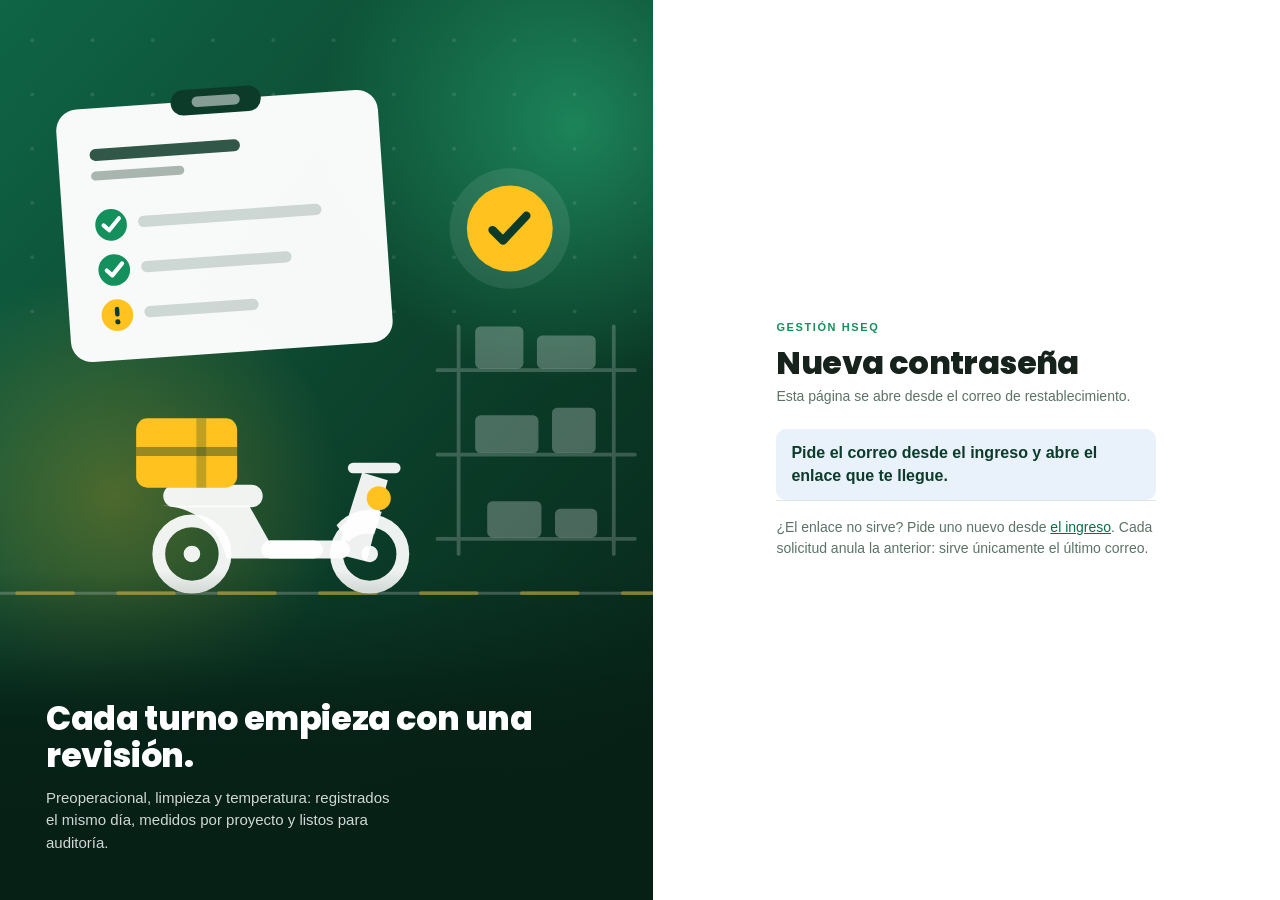
<file: clave.html>
<!doctype html>
<html lang="es">
<head>
  <meta charset="utf-8">
  <meta name="viewport" content="width=device-width, initial-scale=1, viewport-fit=cover">
  <meta name="theme-color" content="#0d3b2a">
  <meta name="robots" content="noindex">
  <title>Nueva contraseña · Gestión HSEQ</title>
  <link rel="preconnect" href="https://fonts.googleapis.com">
  <link rel="preconnect" href="https://fonts.gstatic.com" crossorigin>
  <link rel="stylesheet" href="https://fonts.googleapis.com/css2?family=Poppins:wght@500;600;700;800&display=swap">
  <link rel="stylesheet" href="assets/styles.css?v=44">
</head>
<body>
  <!--
    A esta pantalla se llega desde el correo de restablecimiento. Supabase
    valida el enlace y devuelve aqui con los datos en el pedazo de la
    direccion que va despues del #, que nunca viaja al servidor.
  -->
  <div class="gate">
    <div class="gate__visual">
      <img src="assets/acceso.svg" alt="" aria-hidden="true">
      <div class="gate__frase">
        <h3>Cada turno empieza con una revisión.</h3>
        <p>Preoperacional, limpieza y temperatura: registrados el mismo día,
           medidos por proyecto y listos para auditoría.</p>
      </div>
    </div>
    <div class="gate__panel">
      <div class="gate__card">
        <span class="gate__marca">Gestión HSEQ</span>
        <h2>Nueva contraseña</h2>
        <p id="intro">Escribe la contraseña con la que vas a entrar de ahora en adelante.</p>

        <div id="formulario">
          <div class="field">
            <span class="label">Contraseña nueva</span>
            <input id="clave1" type="password" autocomplete="new-password" placeholder="Mínimo 8 caracteres">
          </div>
          <div class="field">
            <span class="label">Repítela</span>
            <input id="clave2" type="password" autocomplete="new-password" placeholder="••••••••">
          </div>
          <button id="btnGuardar" class="btn btn--primary btn--block" type="button">Guardar contraseña</button>
        </div>

        <div id="estado" class="status" aria-live="polite"></div>

        <p class="gate__ayuda">
          ¿El enlace no sirve? Pide uno nuevo desde <a href="coordinador.html">el ingreso</a>.
          Cada solicitud anula la anterior: sirve únicamente el último correo.
        </p>
      </div>
    </div>
  </div>

  <script src="assets/config.js?v=20"></script>
  <script src="assets/api.js?v=51"></script>
  <script>
    const $ = (id) => document.getElementById(id);
    const CFG = window.HSQ_CONFIG || {};
    const BASE = String(CFG.SUPABASE_URL || '').replace(/\/$/, '');

    function estado(msg, tipo) {
      const n = $('estado');
      n.className = 'status show status--' + tipo;
      n.textContent = msg;
    }

    // Supabase manda todo despues del #: los datos de acceso si el enlace
    // sirvio, o el motivo si no. Se lee como una cadena de consulta.
    const datos = new URLSearchParams(location.hash.replace(/^#/, ''));
    const acceso = datos.get('access_token');
    const fallo = datos.get('error_description') || datos.get('error_code');

    // Ya se uso: no tiene por que quedarse en la barra de direcciones ni
    // en el historial del navegador.
    if (location.hash) history.replaceState(null, '', location.pathname);

    const MOTIVOS = {
      otp_expired: 'El enlace ya no sirve. Solo funciona el último correo que pediste, '
                 + 'y vence al poco tiempo. Pide uno nuevo desde el ingreso.',
      access_denied: 'El enlace no es válido. Pide uno nuevo desde el ingreso.',
    };

    if (fallo) {
      $('formulario').classList.add('hidden');
      $('intro').textContent = 'No se pudo abrir el enlace.';
      estado(MOTIVOS[datos.get('error_code')] || decodeURIComponent(String(fallo).replace(/\+/g, ' ')), 'error');
    } else if (!acceso) {
      // Alguien entro a la direccion a mano, sin venir del correo.
      $('formulario').classList.add('hidden');
      $('intro').textContent = 'Esta página se abre desde el correo de restablecimiento.';
      estado('Pide el correo desde el ingreso y abre el enlace que te llegue.', 'info');
    } else {
      HSQ_API.ojoClave('clave1');
      HSQ_API.ojoClave('clave2');
      $('clave2').addEventListener('keydown', (e) => { if (e.key === 'Enter') guardar(); });
      $('btnGuardar').addEventListener('click', guardar);
    }

    // Supabase responde en ingles y hablando de JWT. Quien abre esta
    // pantalla no tiene por que leer eso: lo unico que necesita saber es
    // si puede seguir o si le toca pedir otro enlace.
    function enEspanol(estadoHttp, data) {
      const crudo = String(data.msg || data.error_description || data.message || '');
      if (/different from the old|should be different/i.test(crudo)) {
        return 'Esa es la misma contraseña que ya tenías. Escribe una distinta.';
      }
      if (/at least|weak|short/i.test(crudo)) {
        return 'La contraseña es muy débil. Usa una más larga, con letras y números.';
      }
      if (estadoHttp === 401 || estadoHttp === 403 || /jwt|token|expired|invalid/i.test(crudo)) {
        return 'El enlace ya no sirve. Pide uno nuevo desde el ingreso y abre el último correo.';
      }
      if (estadoHttp === 429) {
        return 'Demasiados intentos seguidos. Espera unos minutos.';
      }
      return crudo || 'No se pudo cambiar la contraseña. Pide un enlace nuevo.';
    }

    async function guardar() {
      const c1 = $('clave1').value;
      const c2 = $('clave2').value;
      if (c1.length < 8) return estado('La contraseña debe tener al menos 8 caracteres.', 'error');
      if (c1 !== c2) return estado('Las dos contraseñas no coinciden.', 'error');

      $('btnGuardar').disabled = true;
      estado('Guardando…', 'info');
      try {
        const res = await fetch(BASE + '/auth/v1/user', {
          method: 'PUT',
          headers: {
            'Content-Type': 'application/json',
            apikey: CFG.SUPABASE_KEY,
            Authorization: 'Bearer ' + acceso,
          },
          body: JSON.stringify({ password: c1 }),
        });
        // Si el enlace expiro entre que se abrio y se envio, la respuesta
        // puede no ser JSON: no se asume nada.
        let data = {};
        try { data = await res.json(); } catch (e) { /* respuesta sin cuerpo */ }
        if (!res.ok) throw new Error(enEspanol(res.status, data));
        $('formulario').classList.add('hidden');
        $('intro').textContent = 'Listo.';
        estado('✓ Contraseña actualizada. Ya puedes entrar con ella.', 'ok');
        const ir = document.createElement('a');
        ir.className = 'btn btn--primary btn--block';
        ir.style.marginTop = '16px';
        ir.href = 'coordinador.html';
        ir.textContent = 'Ir al ingreso';
        $('estado').after(ir);
      } catch (err) {
        estado(err.message, 'error');
        $('btnGuardar').disabled = false;
      }
    }
  </script>
</body>
</html>
</file>
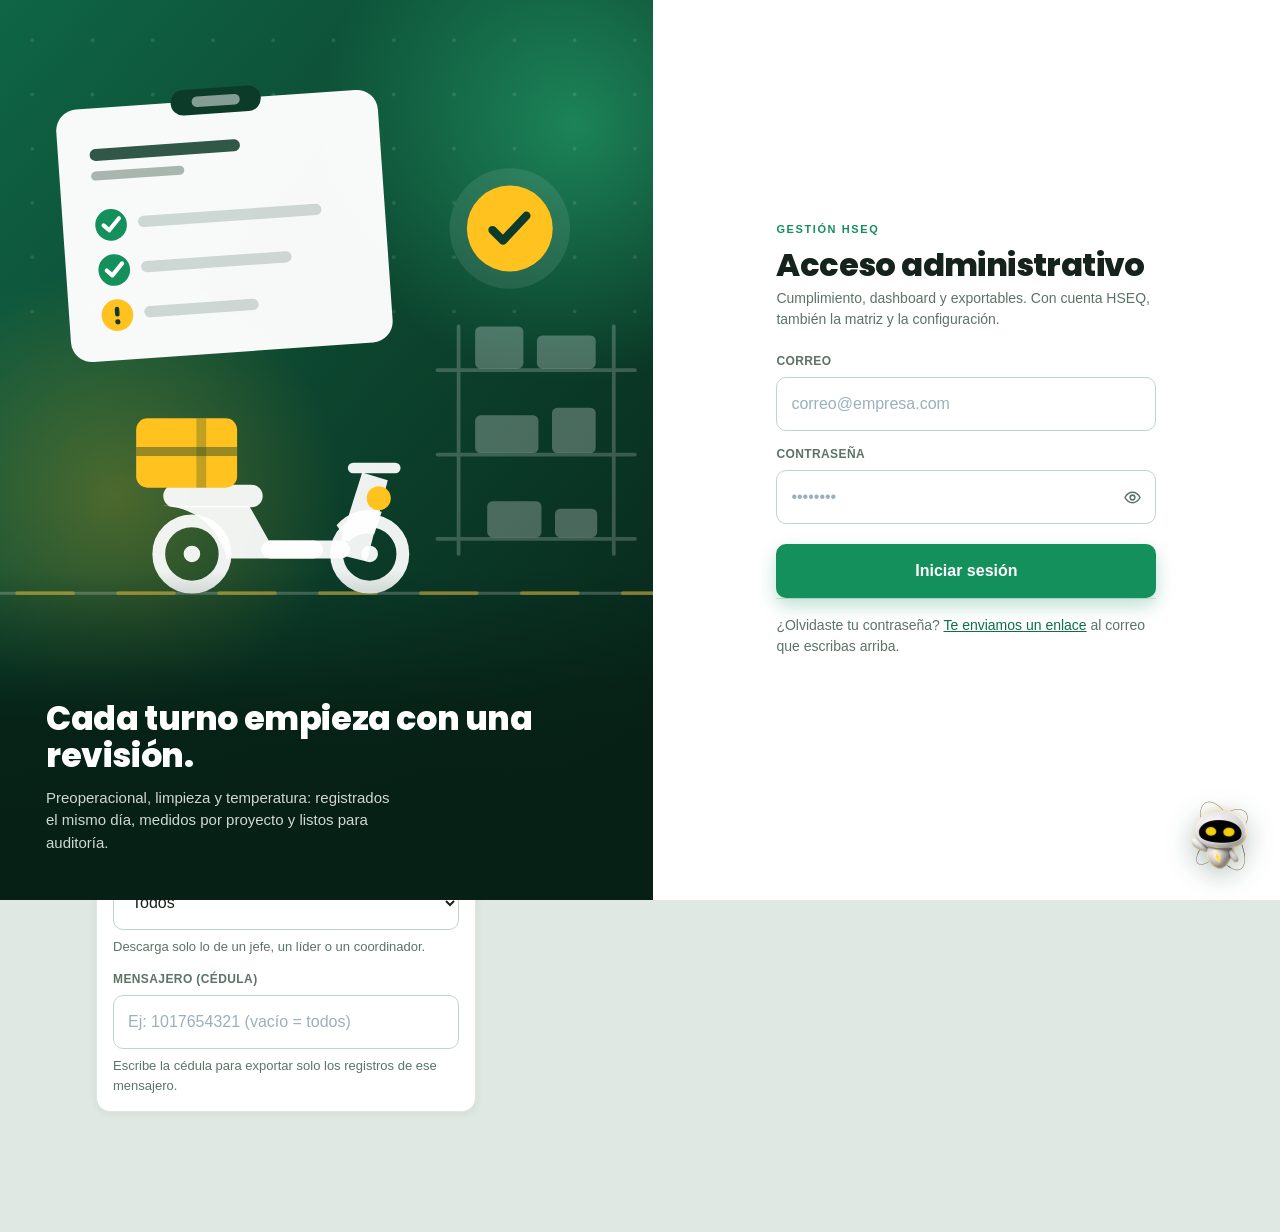
<file: coordinador.html>
<!doctype html>
<html lang="es">
<head>
  <meta charset="utf-8">
  <meta name="viewport" content="width=device-width, initial-scale=1, viewport-fit=cover">
  <meta name="theme-color" content="#0d3b2a">
  <title>Exportar · Gestión HSEQ Motos</title>
  <link rel="preconnect" href="https://fonts.googleapis.com">
  <link rel="preconnect" href="https://fonts.gstatic.com" crossorigin>
  <link rel="stylesheet" href="https://fonts.googleapis.com/css2?family=Poppins:wght@500;600;700;800&display=swap">
  <link rel="stylesheet" href="assets/styles.css?v=44">
</head>
<body>
  <!-- Acceso autenticado de coordinador -->
  <!-- Puerta unica: por aqui entran coordinacion y HSEQ. -->
  <div id="gate" class="gate hidden">
    <div class="gate__visual">
      <img src="assets/acceso.svg" alt="" aria-hidden="true">
      <div class="gate__frase">
        <h3>Cada turno empieza con una revisión.</h3>
        <p>Preoperacional, limpieza y temperatura: registrados el mismo día, medidos por proyecto y listos para auditoría.</p>
      </div>
    </div>
    <div class="gate__panel">
      <div class="gate__card">
        <span class="gate__marca">Gestión HSEQ</span>
        <h2>Acceso administrativo</h2>
        <p>Cumplimiento, dashboard y exportables. Con cuenta HSEQ, también la
           matriz y la configuración.</p>
        <div class="field">
          <span class="label">Correo</span>
          <input id="coordEmail" type="email" autocomplete="username" placeholder="correo@empresa.com">
        </div>
        <div class="field">
          <span class="label">Contraseña</span>
          <input id="coordPassword" type="password" autocomplete="current-password" placeholder="••••••••">
        </div>
        <button id="coordLogin" class="btn btn--primary btn--block" type="button">Iniciar sesión</button>
        <div id="coordLoginStatus" class="status" aria-live="polite"></div>
        <p class="gate__ayuda">
          ¿Olvidaste tu contraseña?
          <a id="btnOlvide" href="#" role="button">Te enviamos un enlace</a> al correo
          que escribas arriba.
        </p>
      </div>
    </div>
  </div>
  </div>

  <div id="demoBanner" class="demo-banner hidden">Modo demostración · datos de ejemplo, no se genera archivo real</div>

  <header class="app-header">
    <div class="app-header__inner">
      <div class="brand-mark" aria-hidden="true">
        <svg viewBox="0 0 24 24" fill="none"><path d="M13 2 4 14h6l-1 8 9-12h-6l1-8Z" fill="#ffc21f"/></svg>
      </div>
      <img class="brand-logo hidden" src="assets/logo-quick.png" alt="Quick"
           onload="this.classList.remove('hidden');this.previousElementSibling.classList.add('hidden')" onerror="this.remove()">
      <div class="brand-text">
        <h1>Exportar</h1>
        <p>Coordinador · Gestión HSEQ</p>
      </div>
      <div class="header-tools">
      <div id="lineaBox" class="header-linea"></div>
      <div class="header-acciones">
      <!-- Solo para ADMIN/HSEQ: se muestra al conocer el rol, no antes. -->
      <a id="btnConfig" class="header-back header-back--ico hidden" href="admin.html"
         title="Matriz y configuración" aria-label="Matriz y configuración">
        <svg viewBox="0 0 24 24" fill="none"><circle cx="12" cy="12" r="3.2" stroke="currentColor" stroke-width="2"/><path d="M19.4 15a1.7 1.7 0 0 0 .34 1.87l.06.06a2 2 0 1 1-2.83 2.83l-.06-.06a1.7 1.7 0 0 0-1.87-.34 1.7 1.7 0 0 0-1.03 1.56V21a2 2 0 1 1-4 0v-.09A1.7 1.7 0 0 0 8.9 19.3a1.7 1.7 0 0 0-1.87.34l-.06.06a2 2 0 1 1-2.83-2.83l.06-.06A1.7 1.7 0 0 0 4.54 15a1.7 1.7 0 0 0-1.56-1.03H3a2 2 0 1 1 0-4h.09A1.7 1.7 0 0 0 4.65 8.9a1.7 1.7 0 0 0-.34-1.87l-.06-.06a2 2 0 1 1 2.83-2.83l.06.06A1.7 1.7 0 0 0 9 4.54a1.7 1.7 0 0 0 1.03-1.56V3a2 2 0 1 1 4 0v.09A1.7 1.7 0 0 0 15.1 4.65a1.7 1.7 0 0 0 1.87-.34l.06-.06a2 2 0 1 1 2.83 2.83l-.06.06A1.7 1.7 0 0 0 19.46 9c.26.62.87 1.03 1.54 1.03H21a2 2 0 1 1 0 4h-.09a1.7 1.7 0 0 0-1.51 1z" stroke="currentColor" stroke-width="1.8" stroke-linecap="round" stroke-linejoin="round"/></svg>
      </a>
      <a class="header-back header-back--ico" href="dashboard.html"
         title="Dashboard HSEQ" aria-label="Dashboard HSEQ">
        <svg viewBox="0 0 24 24" fill="none"><path d="M4 19V9m5 10V5m6 14v-7m5 7V3" stroke="currentColor" stroke-width="2.2" stroke-linecap="round"/></svg>
      </a>
      <button id="btnSalir" class="header-back header-back--ico" type="button"
              title="Cerrar sesión" aria-label="Cerrar sesión">
        <svg viewBox="0 0 24 24" fill="none"><path d="M15 12H4m0 0 3.5-3.5M4 12l3.5 3.5" stroke="currentColor" stroke-width="2.1" stroke-linecap="round" stroke-linejoin="round"/><path d="M10 7V5.5A1.5 1.5 0 0 1 11.5 4h6A1.5 1.5 0 0 1 19 5.5v13a1.5 1.5 0 0 1-1.5 1.5h-6A1.5 1.5 0 0 1 10 18.5V17" stroke="currentColor" stroke-width="2.1" stroke-linecap="round"/></svg>
      </button>
      </div>
      <a class="header-back" href="index.html" title="Volver al inicio">
        <svg viewBox="0 0 24 24" fill="none"><path d="M15 6l-6 6 6 6" stroke="currentColor" stroke-width="2.2" stroke-linecap="round" stroke-linejoin="round"/></svg>
        <span class="solo-ancho">Inicio</span>
      </a>
      </div>
    </div>
  </header>

  <main class="container">
    <nav class="tabs" role="tablist">
      <button class="tab active" type="button" data-view="exportar">Exportar</button>
      <button class="tab" type="button" data-view="cumplimiento">Cumplimiento</button>
      <button class="tab" type="button" data-view="reportes">Detalle de reportes</button>
    </nav>

    <section id="view-exportar" class="view">
    <div class="split">
      <div class="col-side">
        <section class="card">
          <div class="card__head">
            <p class="card__title">Filtros</p>
          </div>
          <div class="card__body">
            <div class="field">
              <span class="label">Formulario</span>
              <select id="filtroFormulario"></select>
              <span class="hint-inline">Solo un formulario a la vez (preoperacional o limpieza tienen columnas distintas).</span>
            </div>
            <div class="field">
              <span class="label">Tipo de vehículo</span>
              <select id="filtroPerfil">
                <option value="">Todos</option>
                <option value="MOTO">Motos (mensajeros)</option>
                <option value="VEHICULO">Vehículos (conductores)</option>
              </select>
              <span class="hint-inline">El preoperacional es uno solo, pero las preguntas cambian según el cargo. Elige un tipo para descargar solo sus columnas.</span>
            </div>
            <div class="field">
              <span class="label">Fecha inicial</span>
              <input id="fechaInicio" type="date">
            </div>
            <div class="field">
              <span class="label">Fecha final</span>
              <input id="fechaFin" type="date">
            </div>
            <div class="field">
              <span class="label">Proyecto</span>
              <input id="proyectoBusca" list="proyDatalist" autocomplete="off" placeholder="Escribe para buscar… (vacío = todos)">
              <datalist id="proyDatalist"></datalist>
              <span class="hint-inline">Escribe parte del nombre y elige de la lista. Déjalo vacío para incluir todos.</span>
            </div>
            <div class="field">
              <span class="label">Encargado</span>
              <select id="filtroEncargado"><option value="">Todos</option></select>
              <span class="hint-inline">Descarga solo lo de un jefe, un líder o un coordinador.</span>
            </div>
            <div class="field">
              <span class="label">Mensajero (cédula)</span>
              <input id="filtroCedula" inputmode="numeric" autocomplete="off" placeholder="Ej: 1017654321 (vacío = todos)">
              <span class="hint-inline">Escribe la cédula para exportar solo los registros de ese mensajero.</span>
            </div>
          </div>
        </section>
      </div>

      <section class="card">
        <div class="card__head">
          <p class="card__title">Exportable</p>
        </div>
        <div class="card__body">
          <p class="hint-inline" style="margin-top:0">
            Genera un archivo CSV con los registros del formulario y rango seleccionados,
            listo para descargar y abrir en Excel.
          </p>
          <p id="avisoDocumentacion" class="hint-inline hidden" style="margin-top:0">
            <b>Documentación:</b> un renglón por colaborador activo de la línea, con sus datos,
            los del vehículo y el estado de sus documentos. Es la foto de hoy, no un histórico:
            por eso no pide fechas. Puedes acotarla por proyecto o por cédula.
          </p>
          <div id="result" class="hidden" style="margin:16px 0"></div>
          <button id="exportar" class="btn btn--primary btn--block" type="button">
            <svg viewBox="0 0 24 24" fill="none"><path d="M12 3v12m0 0 4-4m-4 4-4-4M5 19h14" stroke="currentColor" stroke-width="2" stroke-linecap="round" stroke-linejoin="round"/></svg>
            Generar exportable
          </button>
          <div id="status" class="status" aria-live="polite"></div>
        </div>
      </section>
    </div>

    </section>

    <!-- ============ CUMPLIMIENTO DIARIO ============ -->
    <section id="view-cumplimiento" class="view hidden">
      <section class="card card--filtros">
        <div class="card__head"><p class="card__title">Cumplimiento por día</p></div>
        <div class="card__body">
          <div class="cmp-filtros">
            <div class="field"><span class="label">Fecha</span><input id="cumFecha" type="date"></div>
            <div class="field"><span class="label">Proyecto</span><input id="cumProyecto" list="proyDatalist" autocomplete="off" placeholder="Todos"></div>
            <div class="field"><span class="label">Ciudad</span>
              <select id="cumCiudad"><option value="">Todas</option></select></div>
            <div class="field hidden" id="cumCoordBox"><span class="label">Coordinador</span>
              <select id="cumCoordinador"><option value="">Todos</option></select></div>
            <button id="btnCumplimiento" class="btn btn--primary" type="button">
              <svg viewBox="0 0 24 24" fill="none"><path d="m21 21-4.3-4.3M10.8 18a7.2 7.2 0 1 1 0-14.4 7.2 7.2 0 0 1 0 14.4Z" stroke="currentColor" stroke-width="2" stroke-linecap="round"/></svg>
              Consultar
            </button>
          </div>
          <div id="cumStatus" class="status" aria-live="polite"></div>
        </div>
      </section>

      <div id="cumResumen" class="hidden"></div>
      <!-- Solo aparece cuando el proyecto consultado tiene personal
           colaborativo cargado: nunca mezclados en un mismo numero. -->
      <div id="cumTipoBox" class="chips-row hidden"></div>
      <p class="aviso-colab">Estás viendo <b>personal colaborativo</b>: no está vinculado
        en Quick ni aparece en la matriz real. Estos números son aparte y no se suman
        a los del proyecto.</p>
      <div id="cumFiltroChips" class="chips-row hidden"></div>
      <div id="cumLista"></div>
    </section>

    <!-- ============ DETALLE DE REPORTES ============ -->
    <!-- Para ver respuestas y evidencias sin tener que descargar el
         exportable. El buscador manda sobre el rango de fechas: si
         escribes cedula o nombre, se ve TODO el historial de esa
         persona, no solo lo que cae en el filtro de fechas. -->
    <section id="view-reportes" class="view hidden">
      <section class="card card--filtros">
        <div class="card__head"><p class="card__title">Detalle de reportes</p></div>
        <div class="card__body">
          <div class="cmp-filtros">
            <!-- Solo la cuenta general (ve todas las lineas) la necesita:
                 una cuenta de linea ya esta en la suya, cambiarla no
                 tendria a donde ir. Se llena y se muestra en init(). -->
            <div id="repLineaBox" class="field hidden"><span class="label">Línea</span>
              <select id="repLinea"></select></div>
            <div class="field"><span class="label">Buscar (cédula o nombre)</span>
              <input id="repBuscar" autocomplete="off" placeholder="Trae todo el historial de esa persona"></div>
            <div class="field"><span class="label">Proyecto</span>
              <input id="repProyecto" list="proyDatalist" autocomplete="off" placeholder="Todos"></div>
            <div class="field"><span class="label">Tipo de vehículo</span>
              <select id="repPerfil"><option value="">Todos</option><option value="MOTO">Motos (mensajeros)</option><option value="VEHICULO">Vehículos (conductores)</option></select></div>
            <div class="field"><span class="label">Ciudad</span><select id="repCiudad"><option value="">Todas</option></select></div>
            <div class="field"><span class="label">Desde</span><input id="repDesde" type="date"></div>
            <div class="field"><span class="label">Hasta</span><input id="repHasta" type="date"></div>
            <div class="field"><span class="label">Encargado</span><select id="repEncargado"><option value="">Todos</option></select></div>
            <button id="btnReportes" class="btn btn--primary" type="button">
              <svg viewBox="0 0 24 24" fill="none"><path d="m21 21-4.3-4.3M10.8 18a7.2 7.2 0 1 1 0-14.4 7.2 7.2 0 0 1 0 14.4Z" stroke="currentColor" stroke-width="2" stroke-linecap="round"/></svg>
              Consultar
            </button>
            <button id="btnReportesLimpiar" class="btn btn--ghost" type="button">Limpiar</button>
          </div>
          <div id="repStatus" class="status" aria-live="polite"></div>
        </div>
      </section>

      <!-- Un formulario a la vez: mezclarlos hacia ver el mismo nombre y
           fecha repetidos por cada formulario que esa persona diligencio
           ese dia, y parecia informacion duplicada. -->
      <div id="repSubTabs" class="chips-row"></div>
      <div id="repLista"></div>
    </section>

    <!-- Modal detalle de reportes: preguntas, respuestas y evidencias -->
    <div id="repModal" class="modal" role="dialog" aria-modal="true">
      <div class="modal__card" style="max-width:960px">
        <div class="modal__body" style="text-align:left">
          <h2 id="repPersonaNombre" style="margin:0 0 2px;font-size:19px;color:var(--brand)"></h2>
          <p id="repPersonaSub" class="hint-inline" style="margin:0 0 14px"></p>

          <div style="display:flex;flex-wrap:wrap;gap:12px;margin-bottom:14px">
            <!-- Solo aparece cuando hay mas de un formulario entre los
                 registros traidos (o sea, cuando la sub-pestana activa era
                 "Todos"): si ya se venia filtrado por uno solo, no hace
                 falta elegirlo de nuevo aqui. -->
            <div class="field hidden" id="repModalFormularioBox" style="min-width:230px">
              <span class="label">Formulario</span><select id="repModalFormulario"></select></div>
            <div class="field" style="min-width:230px">
              <span class="label">Día</span><select id="repModalDia"></select></div>
          </div>

          <div id="repDetalle" class="hidden">
            <div id="repDetalleHead" class="hint-inline" style="margin-bottom:10px"></div>
            <div id="repAlerta" class="hidden" style="margin-bottom:14px"></div>
            <div id="repQA" style="border:1px solid var(--line);border-radius:10px;overflow:hidden;margin-bottom:14px"></div>
            <div id="repVisor" class="hidden" style="margin-bottom:12px">
              <img id="repVisorImg" class="hidden" style="max-width:100%;max-height:58vh;border-radius:10px;border:1px solid var(--line-strong);display:block">
              <iframe id="repVisorPdf" class="hidden" title="Evidencia en PDF" style="width:100%;height:58vh;border:1px solid var(--line-strong);border-radius:10px"></iframe>
            </div>
            <div id="repEvidencias" style="display:flex;flex-wrap:wrap;gap:10px"></div>
          </div>

          <div id="repModalStatus" class="status" aria-live="polite"></div>
          <div class="modal__actions" style="margin-top:14px">
            <button id="repModalCerrar" class="btn btn--ghost btn--block" type="button">Cerrar</button>
          </div>
        </div>
      </div>
    </div>

    <!-- Modal justificación -->
    <div id="justModal" class="modal" role="dialog" aria-modal="true">
      <div class="modal__card">
        <div class="modal__body" style="text-align:left">
          <h2 style="margin:0 0 4px;font-size:19px;color:var(--brand)">Justificar</h2>
          <p id="justPersona" class="hint-inline" style="margin:0 0 14px"></p>

          <div class="field">
            <span class="label">Tipo</span>
            <select id="justTipo">
              <option value="">Elige…</option>
              <option value="DESCANSO">Descanso (día consultado)</option>
              <option value="INCAPACIDAD">Incapacidad (elegir días)</option>
              <option value="PERMISO">Permiso (elegir días)</option>
              <option value="VACACIONES">Vacaciones (elegir días)</option>
              <option value="SUSPENSION">Suspensión (elegir fechas)</option>
              <option value="RENUNCIA">Renuncia (inactiva a la persona)</option>
            </select>
          </div>

          <div id="justRango" class="hidden" style="display:grid;gap:12px;grid-template-columns:1fr 1fr;margin-top:12px">
            <div class="field"><span class="label">Desde</span><input id="justDesde" type="date"></div>
            <div class="field"><span class="label">Hasta</span><input id="justHasta" type="date"></div>
          </div>

          <div class="field" style="margin-top:12px">
            <span class="label">Observación (opcional)</span>
            <textarea id="justMotivo" placeholder="Detalle…"></textarea>
          </div>

          <div id="justStatus" class="status" aria-live="polite"></div>
          <div class="modal__actions" style="margin-top:14px">
            <button id="justGuardar" class="btn btn--primary btn--block" type="button">Guardar justificación</button>
            <button id="justCerrar" class="btn btn--ghost btn--block" type="button">Cancelar</button>
          </div>
        </div>
      </div>
    </div>

  </main>

  <script src="assets/config.js?v=20"></script>
  <script src="assets/api.js?v=51"></script>
  <script>
    const $ = (id) => document.getElementById(id);
    let proyectosMap = {}; // nombre(lower) -> proyecto_id ; también id -> id
    let esCuentaGeneral = false;
    let nombreLargoRep = {}; // id_formulario -> nombre largo, para Detalle de reportes

    /* ---------- Acceso coordinador ---------- */
    (function gate() {
      if (!sessionStorage.getItem('hsq_coord_token')) $('gate').classList.remove('hidden');
      $('coordLogin').addEventListener('click', loginCoordinador);
      HSQ_API.ojoClave('coordPassword');
      $('btnOlvide').addEventListener('click', pedirEnlace);
      // Enter en la contrasena entra, sin tener que buscar el boton.
      $('coordPassword').addEventListener('keydown', (e) => {
        if (e.key === 'Enter') loginCoordinador();
      });
    })();

    async function pedirEnlace(ev) {
      ev.preventDefault();
      const correo = $('coordEmail').value.trim();
      if (!correo) {
        $('coordEmail').focus();
        return setStatusId('coordLoginStatus', 'Escribe primero tu correo aqu\u00ed arriba.', 'error');
      }
      setStatusId('coordLoginStatus', 'Enviando el enlace\u2026', 'info');
      try {
        await HSQ_API.pedirRestablecer(correo);
        setStatusId('coordLoginStatus',
          'Listo. Revisa ' + correo + ' y abre el \u00faltimo correo: solo sirve ese, '
          + 'y vence al poco tiempo. Mira tambi\u00e9n en correo no deseado.', 'ok');
      } catch (err) {
        setStatusId('coordLoginStatus', err.message, 'error');
      }
    }

    async function loginCoordinador() {
      const email = $('coordEmail').value.trim();
      const password = $('coordPassword').value;
      if (!email || !password) return setStatusId('coordLoginStatus', 'Escribe correo y contraseña.', 'error');
      setStatusId('coordLoginStatus', 'Validando acceso…', 'info');
      try {
        // Guarda token + refresh_token para que la sesión se renueve sola.
        await HSQ_API.iniciarSesion(email, password, 'coord');
        await HSQ_API.call('getMatrizInfo');
        $('gate').classList.add('hidden');
        $('coordLoginStatus').className = 'status';
        // La pantalla no cargo nada al abrir: ahora que hay sesion, si.
        init();
      } catch (err) {
        HSQ_API.cerrarSesion();
        setStatusId('coordLoginStatus', err.message, 'error');
      }
    }

    $('btnSalir').addEventListener('click', () => {
      // Una sola sesion: salir de aqui cierra tambien Administracion.
      HSQ_API.cerrarSesion();
      location.href = 'index.html';
    });

    if (HSQ_API.isDemo) $('demoBanner').classList.remove('hidden');
    $('exportar').addEventListener('click', generarExportable);
    $('filtroFormulario').addEventListener('change', ajustarFiltrosExportar);
    $('btnCumplimiento').addEventListener('click', () => consultarCumplimiento());
    // Los datos del dia ya estan aqui: cambiar de ciudad no vuelve a
    // pedirlos, solo repinta.
    $('cumCiudad').addEventListener('change', () => { if (cumData) pintarCumplimiento(); });
    $('justTipo').addEventListener('change', toggleJustRango);
    $('justGuardar').addEventListener('click', guardarJust);
    $('justCerrar').addEventListener('click', () => $('justModal').classList.remove('show'));
    $('btnReportes').addEventListener('click', consultarReportes);
    $('repLinea').addEventListener('change', () => {
      repFormularioActivo = ''; ciudadesRepListas = false;
      cargarSubtabsReportes(); consultarReportes();
    });
    $('btnReportesLimpiar').addEventListener('click', limpiarReportes);
    $('repBuscar').addEventListener('keydown', (e) => { if (e.key === 'Enter') consultarReportes(); });
    $('repModalCerrar').addEventListener('click', () => $('repModal').classList.remove('show'));
    $('repModalFormulario').addEventListener('change', () => pintarDiasRep());
    $('repModalDia').addEventListener('change', () => abrirRegistroDetalle($('repModalDia').value));

    /* ---------- Pestañas ---------- */
    document.querySelectorAll('.tab').forEach((t) => {
      t.addEventListener('click', () => {
        document.querySelectorAll('.tab').forEach((x) => x.classList.remove('active'));
        t.classList.add('active');
        document.querySelectorAll('.view').forEach((v) => v.classList.add('hidden'));
        $('view-' + t.dataset.view).classList.remove('hidden');
      });
    });

    // Sin sesion no se consulta nada: una consulta anonima falla por falta
    // de linea y el aviso quedaba escondido detras de la tarjeta de ingreso.
    if (sessionStorage.getItem('hsq_coord_token')) init();

    async function init() {
      const today = new Date().toISOString().slice(0, 10);
      $('fechaInicio').value = today;
      $('fechaFin').value = today;
      $('cumFecha').value = today;
      // Por defecto, solo hoy: es lo que se consulta mas seguido. Para ver
      // un rango mas amplio, se cambia Desde a mano.
      $('repDesde').value = today;
      $('repHasta').value = today;
      try {
        const data = await HSQ_API.call('getBootstrap');
        // El exportable saca una columna por pregunta, y cada jornada tiene
        // las suyas: aqui va la lista suelta, no la agrupada del tablero.
        const listaExport = data.formularios_detalle || data.formularios || [];
        $('filtroFormulario').innerHTML = listaExport.map((f) =>
          `<option value="${escapeHtml(f.id_formulario)}">${escapeHtml(f.nombre_formulario)}</option>`).join('');
        // Las dos jornadas de temperatura comparten nombre corto: para
        // distinguirlas en Detalle de reportes se usa el nombre largo.
        listaExport.forEach((f) => { nombreLargoRep[f.id_formulario] = f.nombre_formulario; });
        // El desplegable se acaba de rellenar: si ya se sabe que la cuenta
        // es general, se le vuelve a poner la opcion.
        agregarOpcionDocumentacion();
        proyectosMap = {};
        $('proyDatalist').innerHTML = (data.proyectos || []).map((p) => {
          proyectosMap[String(p.proyecto).toLowerCase()] = p.proyecto_id;
          proyectosMap[String(p.proyecto_id)] = p.proyecto_id;
          return `<option value="${escapeHtml(p.proyecto)}">`;
        }).join('');
      } catch (err) {
        showStatus(err.message, 'error');
      }
      cargarEncargados();
      // La linea manda sobre lo que se consulta: al cambiarla se recarga.
      // El acceso a configuracion solo existe para quien puede entrar:
      // si no es ADMIN/HSEQ, el boton ni se muestra.
      HSQ_API.montarSelectorLinea('lineaBox', () => location.reload())
        .then((info) => {
          if (info && info.admin) $('btnConfig').classList.remove('hidden');
          if (info && info.general) {
            esCuentaGeneral = true;
            agregarOpcionDocumentacion();
          }
          // Detalle de reportes: solo la cuenta general necesita elegir
          // linea aqui (la de linea ya esta en la suya). Recargar la pagina
          // entera -como hace el selector de arriba- seria demasiado para
          // solo mirar reportes de otra linea.
          if (info && info.general && (info.lineas || []).length > 1) {
            $('repLineaBox').classList.remove('hidden');
            $('repLinea').innerHTML = info.lineas.map((l) =>
              `<option value="${escapeHtml(l.id)}">${escapeHtml(l.nombre)}</option>`).join('');
            $('repLinea').value = info.actual || info.lineas[0].id;
          }
          cargarSubtabsReportes();
        })
        .catch(() => { /* sin sesion todavia */ });
    }

    /* ================= CUMPLIMIENTO DIARIO ================= */
    let cumData = null, cumFiltro = 'todos';

    // 'FIJO' o 'COLABORATIVO'. Se resetea a FIJO en cada consulta nueva
    // (fecha/proyecto/coordinador); el toggle mismo la preserva al
    // volver a llamar con preservarTipo=true.
    let cumTipoPersonal = 'FIJO';

    async function consultarCumplimiento(preservarTipo) {
      const fecha = $('cumFecha').value;
      if (!fecha) return showCum('Selecciona la fecha.', 'error');
      if (!preservarTipo) cumTipoPersonal = 'FIJO';
      setBtn($('btnCumplimiento'), true);
      showCum('Consultando…', 'info');
      $('cumLista').innerHTML = '';
      $('cumResumen').classList.add('hidden');
      $('cumTipoBox').classList.add('hidden');
      $('cumFiltroChips').classList.add('hidden');
      try {
        cumData = await HSQ_API.call('getCumplimientoDia',
          Object.assign({ fecha, proyecto: resolverTexto($('cumProyecto').value), tipoPersonal: cumTipoPersonal },
            encargadoDe('cumCoordinador')));
        cumFiltro = 'todos';
        llenarCiudades();
        pintarTipoPersonalChips();
        pintarCumplimiento();
        const coord = encargadoDe('cumCoordinador').coordinador;
        if (!(cumData.personas || []).length && coord) {
          showCum('Ning\u00fan colaborador cumple los dos filtros a la vez. '
            + 'Revisa en Administraci\u00f3n \u2192 Encargados si esa gente ya tiene a '
            + coord + ' como coordinador.', 'warn');
        } else { clearCum(); }
      } catch (err) {
        showCum(err.message, 'error');
      } finally {
        setBtn($('btnCumplimiento'), false);
      }
    }

    // Solo se muestra cuando el proyecto consultado tiene personal
    // colaborativo cargado (api_colaborativos_guardar) para esa fecha.
    function pintarTipoPersonalChips() {
      const box = $('cumTipoBox');
      const hay = !!cumData.tieneColaborativos;
      // La pantalla entera cambia a ámbar mientras se ve colaborativo. Estos
      // números no se suman a los del proyecto, y leer un indicador de
      // colaborativos como si fuera el del proyecto es peor que no verlo.
      $('view-cumplimiento').classList.toggle('modo-colab', hay && cumTipoPersonal === 'COLABORATIVO');
      if (!hay) { box.classList.add('hidden'); box.innerHTML = ''; return; }
      box.classList.remove('hidden');
      box.innerHTML = [['FIJO', 'Fijo'], ['COLABORATIVO', 'Colaborativo']].map(([v, t]) =>
        `<button type="button" class="fchip ${cumTipoPersonal === v ? 'active' : ''}" data-tipo="${v}">${t}</button>`).join('');
      box.querySelectorAll('[data-tipo]').forEach((b) =>
        b.addEventListener('click', () => { cumTipoPersonal = b.dataset.tipo; consultarCumplimiento(true); }));
    }

    // Las ciudades salen de lo que trajo la consulta, no de una lista
    // fija: si un dia no hay nadie en una ciudad, no tiene por que
    // aparecer. Se conserva la ciudad elegida al cambiar de fecha,
    // siempre que ese dia todavia exista.
    function llenarCiudades() {
      const sel = $('cumCiudad');
      const antes = sel.value;
      const ciudades = [...new Set((cumData.personas || [])
        .map((p) => String(p.ciudad || '').trim()).filter(Boolean))]
        .sort((a, b) => a.localeCompare(b, 'es'));
      sel.innerHTML = '<option value="">Todas</option>'
        + ciudades.map((c) => `<option value="${escapeHtml(c)}">${escapeHtml(c)}</option>`).join('');
      sel.value = ciudades.includes(antes) ? antes : '';
    }

    function ciudadActiva() { return String($('cumCiudad').value || '').trim(); }

    function personasDeCiudad() {
      const ciudad = ciudadActiva();
      const todas = (cumData && cumData.personas) || [];
      if (!ciudad) return todas;
      return todas.filter((p) => String(p.ciudad || '').trim() === ciudad);
    }

    // Con una ciudad elegida los numeros del servidor ya no corresponden a
    // lo que se ve: se recalculan sobre los que quedan, con la misma regla
    // -completo manda sobre justificado- para que cuadren con la lista.
    function resumenDeCiudad(lista) {
      const total = lista.length;
      const completos = lista.filter((p) => p.completo).length;
      const justificados = lista.filter((p) => !p.completo && p.justificado).length;
      const pendientes = Math.max(total - completos - justificados, 0);
      const base = total - justificados;
      const porcentaje = base > 0 ? Math.round(completos * 1000 / base) / 10 : 0;
      return { total, completos, justificados, pendientes, porcentaje };
    }

    function pintarCumplimiento() {
      const r = cumData;
      // Sin ciudad se usan los numeros del servidor tal cual, que es el
      // comportamiento de siempre.
      const res = ciudadActiva() ? resumenDeCiudad(personasDeCiudad()) : r.resumen;
      const color = res.porcentaje >= 90 ? 'ok' : (res.porcentaje >= 70 ? 'warn' : 'crit');
      $('cumResumen').classList.remove('hidden');
      $('cumResumen').innerHTML = `
        <div class="kpi-row">
          <div class="kpi kpi--pct kpi--${color}"><span class="kpi__n">${res.porcentaje}%</span><span class="kpi__l">Cumplimiento</span></div>
          <div class="kpi"><span class="kpi__n">${res.total}</span><span class="kpi__l">Activos</span></div>
          <div class="kpi kpi--ok"><span class="kpi__n">${res.completos}</span><span class="kpi__l">Completos</span></div>
          <div class="kpi kpi--crit"><span class="kpi__n">${res.pendientes}</span><span class="kpi__l">Pendientes</span></div>
          <div class="kpi kpi--info"><span class="kpi__n">${res.justificados}</span><span class="kpi__l">Justificados</span></div>
        </div>`;

      const chips = [
        ['todos', 'Todos', res.total], ['pendientes', 'Pendientes', res.pendientes],
        ['completos', 'Completos', res.completos], ['justificados', 'Justificados', res.justificados],
      ];
      $('cumFiltroChips').classList.remove('hidden');
      $('cumFiltroChips').innerHTML = chips.map(([k, t, n]) =>
        `<button type="button" class="fchip ${cumFiltro === k ? 'active' : ''}" data-f="${k}">${t} <b>${n}</b></button>`).join('');
      $('cumFiltroChips').querySelectorAll('[data-f]').forEach((b) =>
        b.addEventListener('click', () => { cumFiltro = b.dataset.f; renderLista(); }));

      renderLista();
    }

    function estadoPersona(p) { return p.completo ? 'completos' : (p.justificado ? 'justificados' : 'pendientes'); }

    function renderLista() {
      const r = cumData;
      const lista = personasDeCiudad()
        .filter((p) => cumFiltro === 'todos' || estadoPersona(p) === cumFiltro);
      if (!lista.length) {
        $('cumLista').innerHTML = '<div class="card"><div class="card__body"><p class="hint-inline">Sin resultados para este filtro.</p></div></div>';
        return;
      }
      $('cumLista').innerHTML = `<div class="card"><div class="cmp-list">${lista.map((p) => filaCompacta(p, r)).join('')}</div></div>`;
      $('cumLista').querySelectorAll('[data-just]').forEach((btn) =>
        btn.addEventListener('click', () => abrirJust(btn.dataset.just, btn.dataset.nombre, btn.dataset.proyecto)));
      $('cumLista').querySelectorAll('[data-alert-toggle]').forEach((btn) =>
        btn.addEventListener('click', () => {
          const fila = btn.closest('.cmp-row');
          const abrir = !fila.classList.contains('cmp-row--alert-open');
          $('cumLista').querySelectorAll('.cmp-row--alert-open').forEach((r2) => r2.classList.remove('cmp-row--alert-open'));
          $('cumLista').querySelectorAll('[data-alert-toggle]').forEach((b) => b.setAttribute('aria-expanded', 'false'));
          fila.classList.toggle('cmp-row--alert-open', abrir);
          btn.setAttribute('aria-expanded', String(abrir));
        }));
    }

    function detallesAlerta(texto) {
      const vistos = new Set();
      return String(texto || '').split(/\s*\|\s*/).map((s) => s.trim()).filter((detalle) => {
        const clave = detalle.toLocaleLowerCase('es');
        if (!detalle || vistos.has(clave)) return false;
        vistos.add(clave); return true;
      }).map((detalle) => {
        if (/^(SOAT|Tecnomec[aá]nica|Licencia)\b/i.test(detalle)) return { tipo: 'Documento', novedad: detalle };
        if (/^Respuesta de alerta\s*:/i.test(detalle)) {
          return { tipo: 'Respuesta de alerta', novedad: detalle.replace(/^Respuesta de alerta\s*:\s*/i, '') };
        }
        return { tipo: 'Novedad operativa', novedad: detalle };
      });
    }

    function filaCompacta(p, r) {
      const est = estadoPersona(p);
      const chips = r.formularios.filter((f) => p.estados && p.estados[f.id]).map((f) => {
        const e = p.estados[f.id];
        return `<span class="dot ${e.hecho ? 'dot--ok' : 'dot--no'}" title="${escapeHtml(f.nombre)}${e.hora ? ' · ' + e.hora : ''}">${e.hecho ? '✓' : '✗'}</span>`;
      }).join('');
      const jtxt = p.justificado && p.justificacion
        ? `<span class="cmp-just">${escapeHtml(p.justificacion.tipo)}</span>` : '';
      const alertas = detallesAlerta(p.alertas_documentales);
      const alerta = alertas.length
        ? `<button class="cmp-alert-btn" type="button" data-alert-toggle aria-expanded="false" title="Pasa el mouse o haz clic para ver el detalle">⚠ Requiere gestión</button>` : '';
      const detalleAlerta = alertas.length ? `<div class="cmp-alert-detail" role="status">
        <span class="cmp-alert-title">Detalle para revisión</span>
        ${alertas.map((a) => `<div class="cmp-alert-item"><strong>Tipo: ${escapeHtml(a.tipo)}</strong><span>Novedad: ${escapeHtml(a.novedad)}</span></div>`).join('')}
      </div>` : '';
      const boton = p.completo ? '' :
        `<button class="cmp-btn" type="button" data-just="${escapeHtml(p.cedula)}" data-nombre="${escapeHtml(p.nombre)}" data-proyecto="${escapeHtml(p.proyecto)}">${p.justificado ? 'Editar' : 'Justificar'}</button>`;
      return `
        <div class="cmp-row cmp-row--${est}">
          <div class="cmp-main">
            <span class="cmp-nombre">${escapeHtml(p.nombre || '(sin nombre)')}</span>
            <span class="cmp-sub">CC ${escapeHtml(p.cedula)}${p.proyecto ? ' · ' + escapeHtml(p.proyecto) : ''}</span>
          </div>
          <div class="cmp-dots">${chips}${jtxt}${alerta}</div>
          ${boton}
          ${detalleAlerta}
        </div>`;
    }

    /* ================= DETALLE DE REPORTES =================
       Filtra y busca sin necesidad de descargar el exportable. El
       buscador manda sobre el rango de fechas: si hay texto escrito,
       se ve TODO el historial de esa persona (api_reportes_lista lo
       resuelve asi en el servidor). */
    let repData = null;
    let repFormularioActivo = '';
    let ciudadesRepListas = false;
    // Las dos jornadas de temperatura comparten nombre corto ("Temperatura
    // y humedad"); nombreLargoRep ya las distingue si el bootstrap se pidio
    // en esa linea, pero por si la cuenta general mira otra linea distinta
    // a la de su bootstrap inicial, este es el respaldo.
    const NOMBRE_FALLBACK_REP = { TEMP_HUM_AM: 'Temperatura · Mañana', TEMP_HUM_PM: 'Temperatura · Tarde' };
    const nombreFormRep = (id) => nombreLargoRep[id] || NOMBRE_FALLBACK_REP[id] || id;

    // Vacio para una cuenta de linea (la suya es la unica que puede ver).
    // Para la cuenta general, lo que haya elegido en el desplegable propio
    // de esta pestana -no el selector de arriba, que recarga toda la
    // pagina-.
    function lineaFiltroRep() {
      if ($('repLineaBox').classList.contains('hidden')) return {};
      const v = $('repLinea').value;
      return v ? { linea: v } : {};
    }

    // Un formulario a la vez: mezclarlos hacia ver el mismo nombre y fecha
    // repetidos por cada formulario que esa persona diligencio ese dia, y
    // parecia informacion duplicada. Las sub-pestanas solo muestran los
    // formularios activos en la linea que se este mirando.
    async function cargarSubtabsReportes() {
      try {
        const r = await HSQ_API.call('reportesFormularios', lineaFiltroRep());
        const forms = r.formularios || [];
        if (repFormularioActivo && !forms.some((f) => f.id === repFormularioActivo)) repFormularioActivo = '';
        const chips = [{ id: '', nombre: 'Todos' }].concat(forms.map((f) =>
          ({ id: f.id, nombre: nombreFormRep(f.id) })));
        $('repSubTabs').innerHTML = chips.map((c) =>
          `<button type="button" class="fchip ${repFormularioActivo === c.id ? 'active' : ''}" data-rep-form="${escapeHtml(c.id)}">${escapeHtml(c.nombre)}</button>`).join('');
        $('repSubTabs').querySelectorAll('[data-rep-form]').forEach((b) =>
          b.addEventListener('click', () => {
            repFormularioActivo = b.dataset.repForm;
            $('repSubTabs').querySelectorAll('.fchip').forEach((x) => x.classList.remove('active'));
            b.classList.add('active');
            consultarReportes();
          }));
      } catch (err) { /* sin sub-pestanas, la lista sigue funcionando igual */ }
    }

    function limpiarReportes() {
      $('repBuscar').value = ''; $('repProyecto').value = '';
      $('repPerfil').value = ''; $('repCiudad').value = '';
      $('repEncargado').value = '';
      const today = new Date().toISOString().slice(0, 10);
      $('repDesde').value = today; $('repHasta').value = today;
      repFormularioActivo = '';
      $('repSubTabs').querySelectorAll('.fchip').forEach((b) => b.classList.toggle('active', b.dataset.repForm === ''));
      consultarReportes();
    }

    async function consultarReportes() {
      setBtn($('btnReportes'), true);
      showRepStatus('Consultando…', 'info');
      $('repLista').innerHTML = '';
      try {
        const filtros = {
          buscar: $('repBuscar').value.trim(),
          proyecto: $('repProyecto').value.trim(),
          perfil: $('repPerfil').value,
          ciudad: $('repCiudad').value.trim(),
          fechaInicio: $('repDesde').value,
          fechaFin: $('repHasta').value,
          formulario: repFormularioActivo,
        };
        Object.assign(filtros, encargadoDe('repEncargado'), lineaFiltroRep());
        repData = await HSQ_API.call('reportesLista', filtros);
        if (!ciudadesRepListas) {
          const sel = $('repCiudad'), actual = sel.value;
          sel.length = 1;
          (repData.ciudades || []).forEach((c) => sel.add(new Option(c, c)));
          sel.value = actual;
          ciudadesRepListas = true;
        }
        pintarReportes();
        const n = (repData.filas || []).length;
        const truncado = repData.total > n;
        showRepStatus(`${repData.total} registro(s)${truncado ? ' — se muestran los ' + n + ' más recientes' : ''}.`,
          repData.total ? 'ok' : 'warn');
      } catch (err) {
        showRepStatus(err.message, 'error');
      } finally {
        setBtn($('btnReportes'), false);
      }
    }

    function showRepStatus(msg, tipo) { setStatusId('repStatus', msg, tipo); }

    function pintarReportes() {
      const filas = (repData && repData.filas) || [];
      if (!filas.length) {
        $('repLista').innerHTML = '<div class="card"><div class="card__body"><p class="hint-inline">Sin resultados para este filtro.</p></div></div>';
        return;
      }
      $('repLista').innerHTML = `<div class="card"><div class="cmp-list">${filas.map(filaReporte).join('')}</div></div>`;
      $('repLista').querySelectorAll('[data-rep-persona]').forEach((btn) =>
        btn.addEventListener('click', () => abrirPersona(btn.dataset.repPersona, btn.dataset.repNombre, btn.dataset.repRegistro)));
    }

    function filaReporte(f) {
      const conAlerta = f.estado === 'CON_ALERTA';
      return `
        <div class="cmp-row cmp-row--${conAlerta ? 'pendientes' : 'completos'}">
          <div class="cmp-main">
            <button class="rep-link" type="button" data-rep-persona="${escapeHtml(f.cedula)}"
              data-rep-nombre="${escapeHtml(f.nombre)}" data-rep-registro="${escapeHtml(f.id_registro)}">${escapeHtml(f.nombre || '(sin nombre)')}</button>
            <span class="cmp-sub">CC ${escapeHtml(f.cedula)} · ${escapeHtml(f.proyecto || '')}${f.ciudad ? ' · ' + escapeHtml(f.ciudad) : ''}</span>
          </div>
          <div class="cmp-dots">
            <span class="cmp-just">${escapeHtml(f.fecha)}${f.hora ? ' · ' + escapeHtml(f.hora) : ''}</span>
            <span class="cmp-just">${escapeHtml(nombreFormRep(f.formulario_id))}</span>
            ${conAlerta ? '<span class="badge badge--req">Con alerta</span>' : ''}
          </div>
        </div>`;
    }

    // Todos los registros que trajo api_reportes_persona, para armar los
    // dos desplegables (formulario y dia) sin volver a pedirlos.
    let repRegistrosPersona = [];

    /* ----- Modal: historial de una persona, respetando los filtros
       activos (fechas y sub-pestana de formulario) -- salvo cuando se
       esta buscando por cedula/nombre, que trae todo el historial. */
    async function abrirPersona(cedula, nombreRapido, idRegistroClic) {
      $('repPersonaNombre').textContent = nombreRapido || 'Cargando…';
      $('repPersonaSub').textContent = '';
      $('repModalFormularioBox').classList.add('hidden');
      $('repModalFormulario').innerHTML = '';
      $('repModalDia').innerHTML = '';
      $('repDetalle').classList.add('hidden');
      $('repModalStatus').className = 'status'; $('repModalStatus').textContent = '';
      $('repModal').classList.add('show');
      try {
        const buscando = $('repBuscar').value.trim() !== '';
        const r = await HSQ_API.call('reportesPersona', Object.assign({
          cedula,
          // Buscando: se quiere ver TODO el historial, no solo el filtro.
          fechaInicio: buscando ? '' : $('repDesde').value,
          fechaFin: buscando ? '' : $('repHasta').value,
          formulario: repFormularioActivo,
        }, lineaFiltroRep()));
        const p = r.persona || {};
        $('repPersonaNombre').textContent = p.nombre || nombreRapido || '';
        $('repPersonaSub').textContent = [
          'CC ' + (p.cedula || cedula), p.proyecto, p.ciudad,
          p.lider ? 'Líder ' + p.lider : '',
          p.coordinador ? 'Coord. ' + p.coordinador : '',
          p.activo === false ? 'INACTIVO' : '',
        ].filter(Boolean).join(' · ');
        repRegistrosPersona = r.registros || [];
        if (!repRegistrosPersona.length) {
          $('repModalDia').innerHTML = '<option>Sin registros para este filtro</option>';
          return;
        }

        // El desplegable de formulario solo aparece si hay mas de uno entre
        // lo que se trajo (o sea, si la sub-pestana activa era "Todos").
        const formIds = [...new Set(repRegistrosPersona.map((rg) => rg.formulario_id))];
        if (formIds.length > 1) {
          $('repModalFormularioBox').classList.remove('hidden');
          $('repModalFormulario').innerHTML = formIds.map((id) =>
            `<option value="${escapeHtml(id)}">${escapeHtml(nombreFormRep(id))}</option>`).join('');
          const formInicial = idRegistroClic
            && (repRegistrosPersona.find((rg) => rg.id_registro === idRegistroClic) || {}).formulario_id;
          $('repModalFormulario').value = formInicial || formIds[0];
        }

        pintarDiasRep(idRegistroClic);
      } catch (err) {
        $('repModalStatus').className = 'status show status--error';
        $('repModalStatus').textContent = err.message;
      }
    }

    // Llena el desplegable de dias con los registros del formulario elegido
    // (o todos, si el desplegable de formulario esta oculto), y abre el
    // registro pedido -o el mas reciente si no se pidio ninguno.
    function pintarDiasRep(idRegistroPreferido) {
      const formSel = $('repModalFormularioBox').classList.contains('hidden') ? '' : $('repModalFormulario').value;
      const regs = formSel ? repRegistrosPersona.filter((rg) => rg.formulario_id === formSel) : repRegistrosPersona;
      if (!regs.length) {
        $('repModalDia').innerHTML = '<option>Sin registros para este formulario</option>';
        $('repDetalle').classList.add('hidden');
        return;
      }
      $('repModalDia').innerHTML = regs.map((rg) => {
        const alerta = rg.estado === 'CON_ALERTA';
        const etiqueta = rg.fecha + (rg.hora ? ' · ' + rg.hora : '') + (alerta ? ' · ⚠' : '');
        return `<option value="${escapeHtml(rg.id_registro)}">${escapeHtml(etiqueta)}</option>`;
      }).join('');
      const preferido = idRegistroPreferido && regs.some((rg) => rg.id_registro === idRegistroPreferido)
        ? idRegistroPreferido : regs[0].id_registro;
      $('repModalDia').value = preferido;
      abrirRegistroDetalle(preferido);
    }

    /* ----- Modal: preguntas, respuestas y evidencias de un dia ----- */
    async function abrirRegistroDetalle(idRegistro) {
      $('repDetalle').classList.remove('hidden');
      $('repDetalleHead').textContent = 'Cargando…';
      $('repQA').innerHTML = '';
      $('repEvidencias').innerHTML = '';
      $('repVisor').classList.add('hidden');
      $('repVisorImg').classList.add('hidden'); $('repVisorImg').src = '';
      $('repVisorPdf').classList.add('hidden'); $('repVisorPdf').src = '';
      $('repModalStatus').className = 'status'; $('repModalStatus').textContent = '';
      try {
        const d = await HSQ_API.call('reportesRegistro', Object.assign({ id_registro: idRegistro }, lineaFiltroRep()));
        const reg = d.registro || {};
        $('repDetalleHead').textContent = `${nombreFormRep(reg.formulario_id)} · ${reg.fecha}${reg.hora ? ' ' + reg.hora : ''}`
          + (reg.placa_moto ? ' · Placa ' + reg.placa_moto : '')
          + (reg.diferido ? ' · Diligenciado sin conexión' : '');

        // Por que quedo "Con alerta": reusa el mismo desglose (documento /
        // respuesta de alerta / novedad operativa) que ya usa Cumplimiento.
        const alertasReg = detallesAlerta(reg.alertas);
        if (alertasReg.length) {
          $('repAlerta').classList.remove('hidden');
          $('repAlerta').innerHTML = `<div class="cmp-alert-detail" style="display:grid" role="status">
            <span class="cmp-alert-title">Por qué quedó con alerta</span>
            ${alertasReg.map((a) => `<div class="cmp-alert-item"><strong>Tipo: ${escapeHtml(a.tipo)}</strong><span>Novedad: ${escapeHtml(a.novedad)}</span></div>`).join('')}
          </div>`;
        } else {
          $('repAlerta').classList.add('hidden');
          $('repAlerta').innerHTML = '';
        }

        // Las preguntas 'info' no se responden y las 'archivo' se ven
        // abajo como imagen, no como texto.
        const preguntas = (d.preguntas || []).filter((p) => p.tipo_respuesta !== 'info' && p.tipo_respuesta !== 'archivo');
        const respuestas = d.respuestas || {};
        let seccionAnterior = null;
        $('repQA').innerHTML = preguntas.map((p) => {
          const encabezado = p.seccion !== seccionAnterior
            ? `<div class="rep-qa-row rep-qa-row--seccion">${escapeHtml(p.seccion || '')}</div>` : '';
          seccionAnterior = p.seccion;
          const valor = respuestas[p.id];
          return encabezado + `<div class="rep-qa-row"><b>${escapeHtml(p.pregunta)}</b>
            <span>${valor !== undefined && valor !== null && valor !== '' ? escapeHtml(valor) : '—'}</span></div>`;
        }).join('') || '<p class="hint-inline" style="padding:10px 14px">Este formulario no tiene preguntas con respuesta de texto.</p>';

        const evidencias = d.evidencias || [];
        if (!evidencias.length) {
          $('repEvidencias').innerHTML = '';
        } else {
          const rutas = evidencias.map((e) => e.storage_path || e.url).filter(Boolean);
          const firmadas = await HSQ_API.firmarRutas(rutas);
          let primerVisible = null;
          $('repEvidencias').innerHTML = evidencias.map((e, i) => {
            const ruta = e.storage_path || e.url || '';
            const enlace = firmadas[ruta] || '';
            const esPdf = /\.pdf($|\?)/i.test(e.nombre || ruta);
            // Las fotos adicionales de limpieza llegan como LIM_012_2, _3, _4:
            // no hay pregunta con ese id exacto, se busca por el prefijo.
            const preguntaTxt = (d.preguntas || []).find((p) => p.id === e.pregunta_id)
              || (d.preguntas || []).find((p) => e.pregunta_id.startsWith(p.id + '_'));
            const titulo = (preguntaTxt && preguntaTxt.pregunta) || e.pregunta_id;
            // Al renovar un SOAT, tecnomecánica o licencia se borra el archivo
            // anterior para no acumularlo. El registro de aquel día queda
            // apuntando a algo que ya no está: decir "Sin firmar" ahí suena a
            // falla de permisos, cuando lo que pasó fue un reemplazo normal.
            if (!enlace) {
              const renovado = /(^|\/)documentos\//.test(ruta);
              const leyenda = renovado ? 'Documento<br>renovado' : 'Sin firmar';
              const nota = renovado
                ? ' — se renovó después de este registro; el vigente está en la ficha de la persona'
                : '';
              return `<div class="rep-evid-item rep-evid-item--pdf${renovado ? ' rep-evid-item--ido' : ''}"
                title="${escapeHtml(titulo)}${nota}">${leyenda}</div>`;
            }
            if (primerVisible === null) primerVisible = i;
            const contenido = esPdf ? 'PDF<br>Ver' : `<img src="${enlace}" alt="${escapeHtml(titulo)}" loading="lazy">`;
            return `<button type="button" class="rep-evid-item${esPdf ? ' rep-evid-item--pdf' : ''}"
              data-enlace="${escapeHtml(enlace)}" data-pdf="${esPdf ? 1 : 0}" data-idx="${i}" title="${escapeHtml(titulo)}">${contenido}</button>`;
          }).join('');
          const botones = $('repEvidencias').querySelectorAll('[data-enlace]');
          botones.forEach((b) => b.addEventListener('click', () => {
            botones.forEach((x) => x.classList.remove('active'));
            b.classList.add('active');
            mostrarEvidenciaRep(b.dataset.enlace, b.dataset.pdf === '1');
          }));
          // Se ve la primera evidencia de una vez, sin obligar a hacer clic.
          if (primerVisible !== null) {
            botones[0].classList.add('active');
            mostrarEvidenciaRep(botones[0].dataset.enlace, botones[0].dataset.pdf === '1');
          }
        }
      } catch (err) {
        $('repModalStatus').className = 'status show status--error';
        $('repModalStatus').textContent = err.message;
      }
    }

    // Muestra la evidencia dentro del mismo modal -sin pestana ni ventana
    // aparte-. Una imagen se ve directo; un PDF se incrusta en un iframe.
    function mostrarEvidenciaRep(enlace, esPdf) {
      $('repVisor').classList.remove('hidden');
      if (esPdf) {
        $('repVisorPdf').src = enlace; $('repVisorPdf').classList.remove('hidden');
        $('repVisorImg').classList.add('hidden'); $('repVisorImg').src = '';
      } else {
        $('repVisorImg').src = enlace; $('repVisorImg').classList.remove('hidden');
        $('repVisorPdf').classList.add('hidden'); $('repVisorPdf').src = '';
      }
    }

    /* ----- Modal justificación ----- */
    let justActual = null;
    function abrirJust(cedula, nombre, proyecto) {
      justActual = { cedula, nombre, proyecto };
      $('justPersona').textContent = `${nombre} · CC ${cedula} · ${cumData.fecha}`;
      $('justTipo').value = '';
      $('justMotivo').value = '';
      $('justDesde').value = cumData.fecha;
      $('justHasta').value = cumData.fecha;
      $('justRango').classList.add('hidden');
      $('justStatus').className = 'status';
      $('justModal').classList.add('show');
    }
    function toggleJustRango() {
      const t = $('justTipo').value;
      const conRango = ['INCAPACIDAD', 'PERMISO', 'VACACIONES', 'SUSPENSION'].includes(t);
      $('justRango').classList.toggle('hidden', !conRango);
    }
    async function guardarJust() {
      const tipo = $('justTipo').value;
      if (!tipo) return setStatusId('justStatus', 'Elige el tipo.', 'error');
      const conRango = ['INCAPACIDAD', 'PERMISO', 'VACACIONES', 'SUSPENSION'].includes(tipo);
      if (tipo === 'RENUNCIA' && !confirm(`¿Registrar RENUNCIA de ${justActual.nombre}? Quedará inactivo y no podrá registrar.`)) return;
      const payload = {
        cedula: justActual.cedula, nombre: justActual.nombre, proyecto: justActual.proyecto,
        tipo, motivo: $('justMotivo').value.trim(),
        fecha_inicio: conRango ? $('justDesde').value : cumData.fecha,
        fecha_fin: conRango ? $('justHasta').value : cumData.fecha,
      };
      setBtn($('justGuardar'), true);
      setStatusId('justStatus', 'Guardando…', 'info');
      try {
        await HSQ_API.call('guardarJustificacion', payload);
        $('justModal').classList.remove('show');
        consultarCumplimiento();
      } catch (err) {
        setStatusId('justStatus', err.message, 'error');
      } finally {
        setBtn($('justGuardar'), false);
      }
    }

    function showCum(msg, type) { setStatusId('cumStatus', msg, type); }
    function clearCum() { $('cumStatus').className = 'status'; }
    function setStatusId(id, msg, type) { const n = $(id); n.className = `status show status--${type}`; n.textContent = msg; }

    /* ================= DASHBOARD ================= */
    async function generarDashboard() {
      setBtn($('btnDashboard'), true);
      showDash('Calculando…', 'info');
      $('dashResultado').innerHTML = '';
      try {
        const r = await HSQ_API.call('getDashboard', {
          anio: $('dashAnio').value,
          mes: $('dashMes').value,
          proyecto: resolverTexto($('dashProyecto').value),
        });
        pintarDashboard(r);
        clearDash();
      } catch (err) {
        showDash(err.message, 'error');
      } finally {
        setBtn($('btnDashboard'), false);
      }
    }

    function colorPct(p) { return p >= 90 ? 'ok' : (p >= 70 ? 'warn' : 'crit'); }

    function barra(item, label) {
      const pct = item.porcentaje;
      const wReal = item.esperadas > 0 ? Math.min(item.realizadas * 100 / item.esperadas, 100) : 0;
      const c = colorPct(pct);
      return `
        <div class="bar-row">
          <div class="bar-top"><span class="bar-lbl">${escapeHtml(label)}</span><span class="bar-pct bar-pct--${c}">${pct}%</span></div>
          <div class="bar-track"><div class="bar-fill bar-fill--${c}" style="width:${Math.max(wReal, 0)}%"></div></div>
          <div class="bar-sub"><b>${nfmt(item.realizadas)}</b> realizadas · <b>${nfmt(item.no_realizadas)}</b> no realizadas · de ${nfmt(item.esperadas)}</div>
        </div>`;
    }

    function pintarDashboard(r) {
      const res = r.resumen;
      const c = colorPct(res.porcentaje);
      const periodo = r.mes ? (mesNombre(r.anio + '-' + String(r.mes).padStart(2, '0'))) : ('Año ' + r.anio);
      let html = `
        <div class="kpi-row" style="margin-top:14px">
          <div class="kpi kpi--pct kpi--${c}"><span class="kpi__n">${res.porcentaje}%</span><span class="kpi__l">Cumplimiento</span></div>
          <div class="kpi"><span class="kpi__n">${nfmt(res.activos)}</span><span class="kpi__l">Activos</span></div>
          <div class="kpi kpi--ok"><span class="kpi__n">${nfmt(res.realizadas)}</span><span class="kpi__l">Realizadas</span></div>
          <div class="kpi kpi--crit"><span class="kpi__n">${nfmt(res.no_realizadas)}</span><span class="kpi__l">No realizadas</span></div>
          <div class="kpi kpi--info"><span class="kpi__n">${nfmt(res.esperadas)}</span><span class="kpi__l">Esperadas</span></div>
        </div>
        <div class="card" style="margin-bottom:14px">
          <div class="card__head"><p class="card__title">Cumplimiento por mes · ${escapeHtml(periodo)}</p></div>
          <div class="card__body">${(r.por_mes || []).map((m) => barra(m, mesNombre(m.etiqueta))).join('') || '<p class="hint-inline">Sin datos en este periodo.</p>'}</div>
        </div>`;

      if (r.por_proyecto && r.por_proyecto.length) {
        const ord = r.por_proyecto.slice().sort((a, b) => b.porcentaje - a.porcentaje);
        html += `<div class="card"><div class="card__head"><p class="card__title">Cumplimiento por proyecto (${ord.length})</p></div>
          <div class="card__body">${ord.map((p) => barra(p, p.proyecto)).join('')}</div></div>`;
      }
      $('dashResultado').innerHTML = html;
    }

    function nfmt(n) { return Number(n || 0).toLocaleString('es-CO'); }
    function mesNombre(etq) {
      const m = ['', 'Enero', 'Febrero', 'Marzo', 'Abril', 'Mayo', 'Junio', 'Julio', 'Agosto', 'Septiembre', 'Octubre', 'Noviembre', 'Diciembre'];
      const p = String(etq).split('-');
      return (m[Number(p[1])] || etq) + ' ' + p[0];
    }
    function showDash(msg, type) { setStatusId('dashStatus', msg, type); }
    function clearDash() { $('dashStatus').className = 'status'; }

    // Convierte el texto del proyecto a su id cuando coincide con la lista.
    function resolverTexto(txt) {
      const t = String(txt || '').trim();
      if (!t) return '';
      return proyectosMap[t.toLowerCase()] || proyectosMap[t] || t;
    }

    function setBtn(btn, loading) { btn.disabled = loading; btn.style.opacity = loading ? '.7' : ''; }

    /* ---------- Filtro por encargado ---------- */
    async function cargarEncargados() {
      try {
        const e = await HSQ_API.call('listaEncargados');
        const opcion = (nivel, x) =>
          `<option value="${escapeHtml(nivel + '|' + x.nombre)}">${escapeHtml(x.nombre)} (${x.personas})</option>`;
        const grupo = (titulo, nivel, arr) => (!arr || !arr.length) ? ''
          : `<optgroup label="${escapeHtml(titulo)}">` + arr.map((x) => opcion(nivel, x)).join('') + '</optgroup>';

        // Exportar y Detalle de reportes: los tres niveles en un mismo
        // desplegable, con el mismo formato "nivel|nombre" que ya entiende
        // encargadoDe().
        const opcionesEncargado = '<option value="">Todos</option>' +
          grupo('Jefatura', 'jefatura', e.jefaturas) +
          grupo('Líder', 'lider', e.lideres) +
          grupo('Coordinador', 'coordinador', e.coordinadores);
        $('filtroEncargado').innerHTML = opcionesEncargado;
        $('repEncargado').innerHTML = opcionesEncargado;

        // Cumplimiento: solo coordinadores, y el campo aparece únicamente
        // cuando ya hay alguno asignado.
        const coords = e.coordinadores || [];
        $('cumCoordinador').innerHTML = '<option value="">Todos</option>' +
          coords.map((x) => opcion('coordinador', x)).join('');
        $('cumCoordBox').classList.toggle('hidden', coords.length === 0);
      } catch (err) { /* si falla, los filtros quedan en "Todos" */ }
    }

    // "lider|MARYU" -> { jefatura:'', lider:'MARYU', coordinador:'' }
    function encargadoDe(id) {
      const vacio = { jefatura: '', lider: '', coordinador: '' };
      const v = ($(id) && $(id).value) || '';
      const i = v.indexOf('|');
      if (i < 0) return vacio;
      const nivel = v.slice(0, i);
      if (!(nivel in vacio)) return vacio;
      return Object.assign({}, vacio, { [nivel]: v.slice(i + 1) });
    }

    function resolverProyecto() {
      const txt = $('proyectoBusca').value.trim();
      if (!txt) return [];
      const id = proyectosMap[txt.toLowerCase()] || proyectosMap[txt];
      return id ? [String(id)] : [txt]; // si no coincide exacto, se envía el texto tal cual
    }

    // La documentacion no es un formulario, pero se pide desde el mismo
    // sitio. Solo la cuenta general la ve; la base tambien lo exige, asi
    // que esto ordena la vista, no protege el dato.
    //
    // Se llama desde dos lados porque no hay forma de saber cual termina
    // primero: la consulta del bootstrap o la del perfil de la cuenta.
    function agregarOpcionDocumentacion() {
      if (!esCuentaGeneral) return;
      const sel = $('filtroFormulario');
      if (!sel || sel.querySelector(`[value="${HSQ_API.DOCUMENTACION}"]`)) return;
      const op = document.createElement('option');
      op.value = HSQ_API.DOCUMENTACION;
      op.textContent = 'Documentación de colaboradores';
      sel.appendChild(op);
    }

    // La documentacion es una foto de hoy: no tiene rango de fechas ni
    // filtros de formulario. Se apagan para no prometer lo que no hace.
    function ajustarFiltrosExportar() {
      const doc = $('filtroFormulario').value === HSQ_API.DOCUMENTACION;
      [['fechaInicio', 1], ['fechaFin', 1], ['filtroPerfil', 1], ['filtroEncargado', 1]]
        .forEach(([id]) => {
          const campo = $(id);
          campo.disabled = doc;
          campo.closest('.field').classList.toggle('field--off', doc);
        });
      $('avisoDocumentacion').classList.toggle('hidden', !doc);
    }

    async function generarExportable() {
      const formId = $('filtroFormulario').value;
      if (!formId) return showStatus('Selecciona un formulario.', 'error');

      if (formId === HSQ_API.DOCUMENTACION) {
        $('result').classList.add('hidden');
        setLoading(true);
        showStatus('Generando documentación…', 'info');
        try {
          const resp = await HSQ_API.call('generarExportable', {
            formularios: [formId],
            proyectos: resolverProyecto(),
            cedula: $('filtroCedula').value.trim(),
          });
          showResult(resp);
          showStatus(`✓ Documentación generada: ${resp.filas} colaborador(es) activo(s), `
            + `${resp.columnas} columna(s).`, resp.filas ? 'ok' : 'warn');
        } catch (err) {
          showStatus(err.message, 'error');
        } finally {
          setLoading(false);
        }
        return;
      }
      const filtros = {
        fechaInicio: $('fechaInicio').value,
        fechaFin: $('fechaFin').value,
        formularios: [formId],
        proyectos: resolverProyecto(),
        cedula: $('filtroCedula').value.trim(),
        perfil: $('filtroPerfil').value,      // MOTO, VEHICULO o vacío = todos
      };
      Object.assign(filtros, encargadoDe('filtroEncargado'));
      if (!filtros.fechaInicio || !filtros.fechaFin) return showStatus('Selecciona el rango de fechas.', 'error');

      $('result').classList.add('hidden');
      setLoading(true);
      showStatus('Generando exportable…', 'info');
      try {
        const resp = await HSQ_API.call('generarExportable', filtros);
        showResult(resp);
        const sinFirma = resp.evidenciasSinFirmar || 0;
        // Un enlace sin firmar sale como ruta suelta: hay que decirlo, no callarlo.
        const aviso = sinFirma
          ? ` ${sinFirma} evidencia(s) salen como ruta: suelen ser documentos que se renovaron después de ese registro.`
          : '';
        showStatus(`✓ Exportable generado: ${resp.filas} fila(s), ${resp.columnas} columna(s).${aviso}`,
          !resp.filas || sinFirma ? 'warn' : 'ok');
      } catch (err) {
        showStatus(err.message, 'error');
      } finally {
        setLoading(false);
      }
    }

    function showResult(resp) {
      const box = $('result');
      const icono = '<svg viewBox="0 0 24 24" fill="none"><path d="M12 3v12m0 0 4-4m-4 4-4-4M5 19h14" stroke="currentColor" stroke-width="2" stroke-linecap="round" stroke-linejoin="round"/></svg>';
      // Desde la base de datos el CSV se arma en el navegador (no pasa por Drive).
      const acciones = resp.esArchivoLocal
        ? `<a class="btn btn--primary btn--block" style="margin-top:12px" href="${escapeHtml(resp.downloadUrl)}" download="${escapeHtml(resp.nombre)}">${icono} Descargar CSV</a>`
        : `<a class="btn btn--ghost btn--block" style="margin-top:12px" href="${escapeHtml(resp.url)}" target="_blank" rel="noopener">Abrir en Drive</a>` +
          (resp.downloadUrl && resp.downloadUrl !== '#'
            ? `<a class="btn btn--primary btn--block" style="margin-top:10px" href="${escapeHtml(resp.downloadUrl)}">${icono} Descargar CSV directo</a>` : '');
      box.innerHTML = `
        <div class="person show" style="background:var(--info-soft);border-color:#cfe1f4">
          <div class="person__name" style="font-size:15px">${escapeHtml(resp.nombre)}</div>
          <div class="person__grid">
            <div class="person__item"><b>Filas</b><span>${escapeHtml(resp.filas)}</span></div>
            <div class="person__item"><b>Columnas</b><span>${escapeHtml(resp.columnas)}</span></div>
          </div>
          ${acciones}
        </div>`;
      const registros = resp.registros || [];
      if (registros.length) {
        box.innerHTML += `
          <div style="margin-top:16px">
            <p class="label">Administrar registros consultados</p>
            <p class="hint-inline">Elimina únicamente registros con documentación incorrecta. Pide PIN de autorización y el colaborador podrá volver a diligenciar. Queda la constancia en el historial.</p>
            <div style="display:grid;gap:8px;margin-top:10px">
              ${registros.map((r) => `
                <div style="border:1px solid var(--line);border-radius:12px;padding:12px;display:flex;gap:10px;align-items:center;justify-content:space-between;flex-wrap:wrap">
                  <div>
                    <b>${escapeHtml(r.nombre || 'Sin nombre')}</b>
                    <div class="hint-inline">CC ${escapeHtml(r.cedula)} · ${escapeHtml(r.fecha)} ${escapeHtml(r.hora || '')}</div>
                    <div class="hint-inline">ID: ${escapeHtml(r.id_registro)}</div>
                  </div>
                  <button class="btn btn--ghost" type="button" data-anular="${escapeHtml(r.id_registro)}" data-nombre="${escapeHtml(r.nombre || '')}">Eliminar registro</button>
                </div>`).join('')}
            </div>
          </div>`;
      }
      box.classList.remove('hidden');
      box.querySelectorAll('[data-anular]').forEach((btn) =>
        btn.addEventListener('click', () => anularRegistro(btn.dataset.anular, btn.dataset.nombre)));
    }

    async function anularRegistro(idRegistro, nombre) {
      const quien = nombre || 'este mensajero';
      const motivo = prompt(
        'Vas a ELIMINAR el registro de ' + quien + '.\n\n' +
        'El registro se borra por completo y ' + quien + ' podrá volver a diligenciar ' +
        'el formulario hoy mismo. Queda la constancia de quién lo eliminó y por qué.\n\n' +
        'Motivo (mínimo 5 caracteres):');
      if (motivo === null) return;
      if (motivo.trim().length < 5) return showStatus('Escribe un motivo de al menos 5 caracteres.', 'error');

      const pin = prompt('Digita el PIN de autorización (4 dígitos).\n\nSi no lo tienes, solicítalo al área de HSEQ.');
      if (pin === null) return;
      if (!/^\d{4}$/.test(pin.trim())) return showStatus('El PIN son 4 dígitos.', 'error');

      showStatus('Eliminando registro…', 'info');
      try {
        const r = await HSQ_API.call('anularRegistro', {
          id_registro: idRegistro,
          motivo: motivo.trim(),
          pin: pin.trim(),
        });
        showStatus('✓ ' + (r && r.mensaje ? r.mensaje : 'Registro eliminado.'), 'ok');
        await generarExportable();
      } catch (err) {
        showStatus(err.message, 'error');
      }
    }

    function setLoading(loading) { $('exportar').disabled = loading; $('exportar').style.opacity = loading ? '.7' : ''; }
    function showStatus(message, type) { const n = $('status'); n.className = `status show status--${type}`; n.textContent = message; }
    function escapeHtml(v) { return String(v ?? '').replace(/[&<>"']/g, (c) => ({ '&': '&amp;', '<': '&lt;', '>': '&gt;', '"': '&quot;', "'": '&#39;' }[c])); }
  </script>
  <script src="assets/asistente.js?v=5"></script>
</body>
</html>
</file>
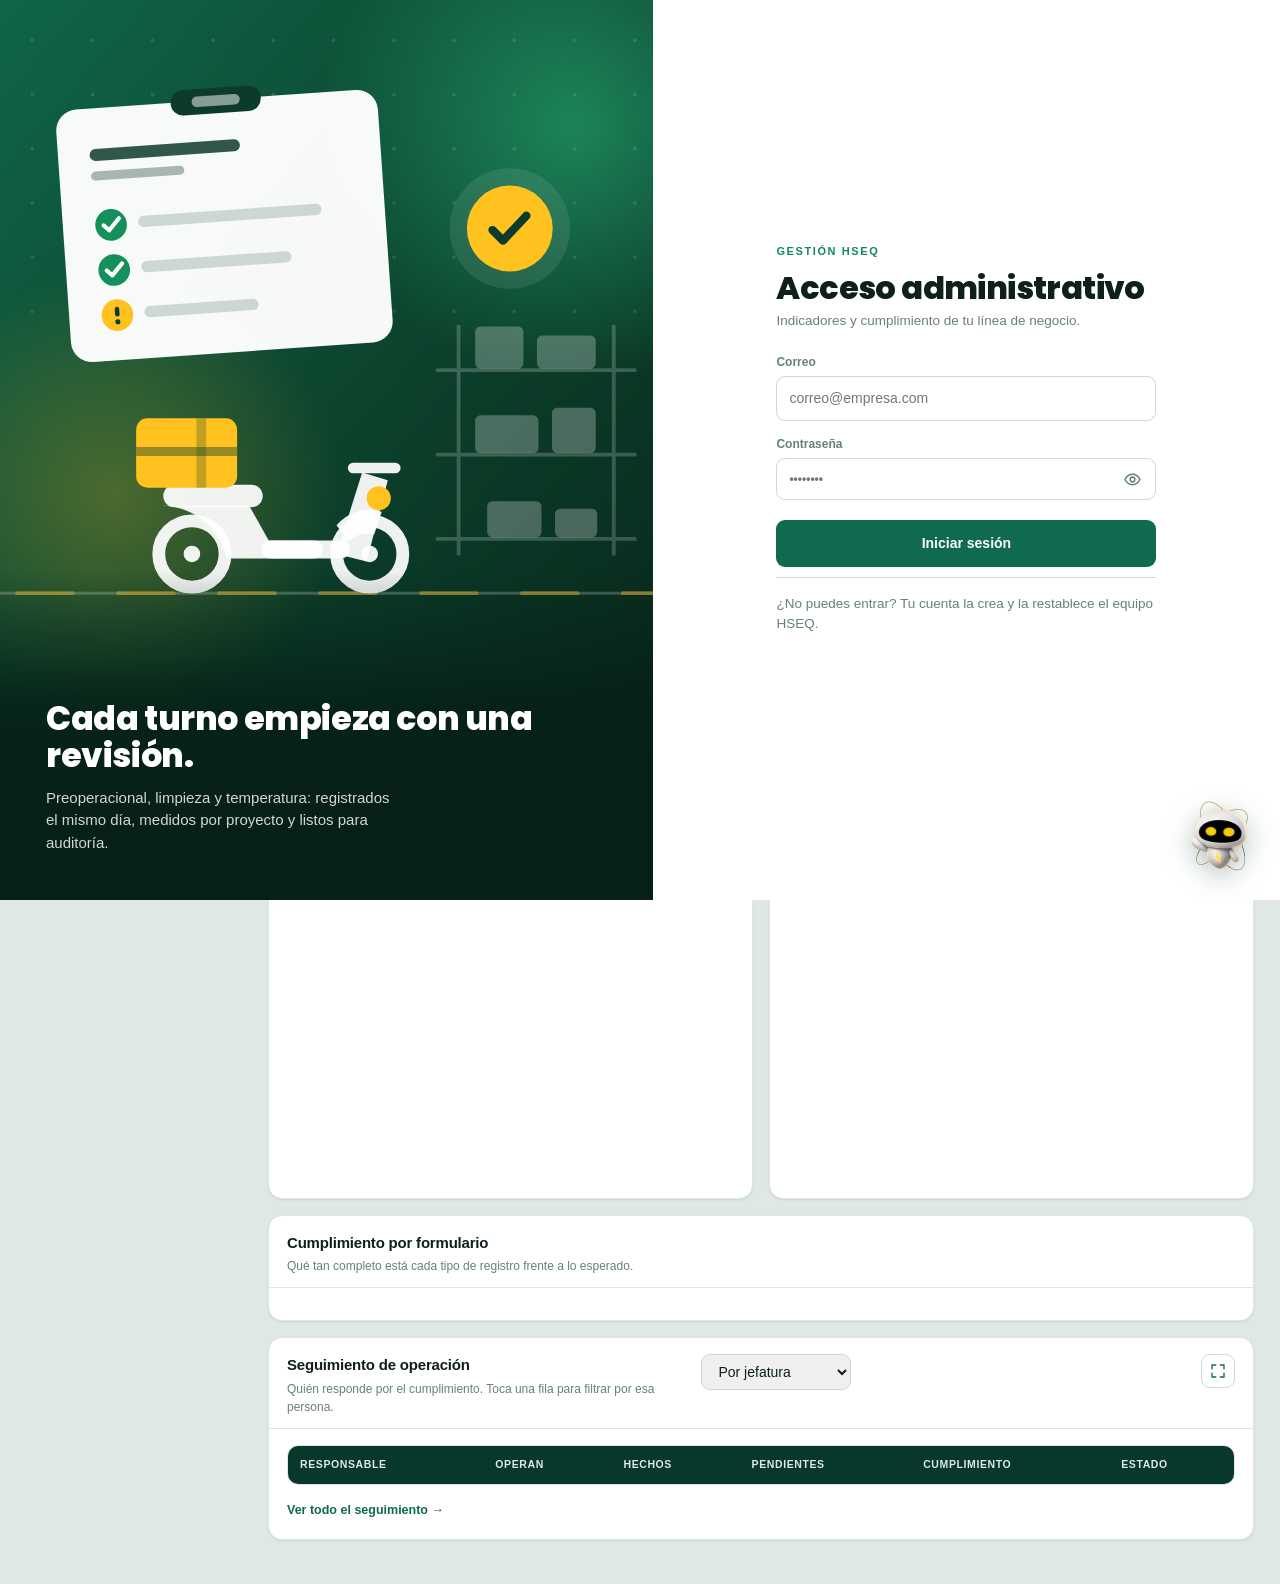
<file: dashboard.html>
<!doctype html>
<html lang="es">
<head>
  <meta charset="utf-8">
  <meta name="viewport" content="width=device-width,initial-scale=1">
  <meta name="theme-color" content="#07382b">
  <title>Dashboard ejecutivo · Gestión HSEQ</title>
  <link rel="preconnect" href="https://fonts.googleapis.com">
  <link rel="preconnect" href="https://fonts.gstatic.com" crossorigin>
  <link rel="stylesheet" href="https://fonts.googleapis.com/css2?family=Poppins:wght@500;600;700;800&display=swap">
  <style>
    :root{
      --ink:#0f1f1a; --ink-2:#33453e; --muted:#688077; --faint:#93a8a0;
      --green:#07382b; --green-2:#0f6a4f; --green-3:#12875f; --lime:#b8d43f;
      --titulo:Poppins,'Segoe UI',system-ui,-apple-system,'Helvetica Neue',Arial,sans-serif;
      --bg:#dfe8e2; --surface:#fff; --surface-2:#f6f9f8; --line:#dde7e3; --line-2:#c9dad3;
      --ok:#0f7a4d; --ok-bg:#e4f4ec; --warn:#b57611; --warn-bg:#fdf2df; --bad:#b83a33; --bad-bg:#fbe8e6;
      --plot:#e9f0ed; --grid:#d3e2db;
      --sh-sm:0 1px 2px rgba(9,44,33,.05), 0 1px 3px rgba(9,44,33,.04);
      --sh:0 4px 16px rgba(9,44,33,.07);
      --sh-lg:0 12px 32px rgba(9,44,33,.12);
      --r:14px;
    }
    *{box-sizing:border-box}
    html,body{margin:0}
    body{background:var(--bg);color:var(--ink);
      font:14px/1.5 "Segoe UI",-apple-system,BlinkMacSystemFont,Inter,Roboto,Arial,sans-serif;
      -webkit-font-smoothing:antialiased}
    .hidden{display:none!important}
    button,select,input{font:inherit;color:inherit}
    .tnum{font-variant-numeric:tabular-nums}

    /* ---------- Estructura ---------- */
    .layout{min-height:100vh;display:grid;grid-template-columns:242px 1fr;transition:grid-template-columns .22s ease}
    .side{position:sticky;top:0;height:100vh;padding:24px 16px;color:#fff;display:flex;flex-direction:column;
      background:linear-gradient(168deg,#07382b,#0b4e3b 60%,#062f24);transition:padding .22s ease}
    .brand{display:flex;align-items:center;justify-content:space-between;gap:9px;min-height:38px}
    .brand-copy{min-width:0}
    .brand-mark{display:none;width:34px;height:34px;color:var(--lime)}
    .logo{font-weight:900;font-size:25px;letter-spacing:-1.4px}
    .logo i{color:var(--lime);font-style:normal}
    .brand small{display:block;color:#a9c4ba;font-size:11px;letter-spacing:.7px;text-transform:uppercase;margin-top:3px}
    .side-toggle{display:grid;place-items:center;width:32px;height:32px;flex:0 0 32px;border:1px solid rgba(255,255,255,.18);
      border-radius:9px;background:rgba(255,255,255,.07);color:#dcebe5;cursor:pointer;transition:.18s}
    .side-toggle:hover{background:rgba(184,212,63,.18);border-color:rgba(184,212,63,.45);color:#fff}
    .side-toggle svg{width:18px;height:18px;transition:transform .22s ease}
    .nav{margin-top:30px;display:grid;gap:4px}
    .nav button{position:relative;display:flex;align-items:center;gap:11px;border:0;background:transparent;color:#c9ded6;
      border-radius:10px;padding:11px 12px;text-align:left;font-weight:650;font-size:13.5px;cursor:pointer;transition:.15s}
    .nav button:hover{background:rgba(255,255,255,.08);color:#fff}
    .nav button.active{background:rgba(184,212,63,.16);color:#fff;box-shadow:inset 3px 0 0 var(--lime)}
    .nav .ic{width:21px;height:21px;display:grid;place-items:center;flex:0 0 21px;opacity:.95}
    .nav .ic svg{width:21px;height:21px;fill:none;stroke:currentColor;stroke-width:1.8;stroke-linecap:round;stroke-linejoin:round}
    .side-foot{margin-top:auto;padding-top:16px;border-top:1px solid rgba(255,255,255,.13);color:#9fbcb2;font-size:11.5px;line-height:1.6}
    .layout.side-collapsed{grid-template-columns:74px 1fr}
    .side-collapsed .side{padding:20px 10px;align-items:center}
    .side-collapsed .brand{width:100%;justify-content:center;flex-direction:column}
    .side-collapsed .brand-copy,.side-collapsed .nav .label,.side-collapsed .side-foot{display:none}
    .side-collapsed .brand-mark{display:block}
    .side-collapsed .side-toggle svg{transform:rotate(180deg)}
    .side-collapsed .nav{width:100%;margin-top:22px}
    .side-collapsed .nav button{justify-content:center;padding:12px 0}
    .side-collapsed .nav button:after{content:attr(data-label);position:absolute;left:calc(100% + 12px);top:50%;
      transform:translateY(-50%) translateX(-4px);z-index:60;pointer-events:none;opacity:0;white-space:nowrap;
      background:#062b21;color:#fff;border:1px solid rgba(184,212,63,.3);border-radius:8px;padding:6px 9px;
      font-size:11.5px;font-weight:700;box-shadow:var(--sh-lg);transition:.14s}
    .side-collapsed .nav button:hover:after{opacity:1;transform:translateY(-50%) translateX(0)}
    .main{min-width:0;display:flex;flex-direction:column}

    /* Cabecera + filtros: un solo bloque fijo, nunca se superponen */
    .stickytop{position:sticky;top:0;z-index:30;background:var(--surface);box-shadow:0 4px 14px -10px rgba(9,44,33,.55)}
    .topbar{background:var(--surface);padding:11px 26px;
      display:flex;align-items:center;justify-content:space-between;gap:18px;flex-wrap:wrap}
    .topbar h1{margin:0;font-size:17px;font-weight:750;letter-spacing:-.3px}
    .topbar p{margin:1px 0 0;color:var(--muted);font-size:12px}
    .pill{display:inline-flex;align-items:center;gap:7px;background:var(--ok-bg);color:var(--ok);
      font-weight:750;font-size:12px;padding:6px 12px;border-radius:999px;white-space:nowrap}
    .pill .dot{width:7px;height:7px;border-radius:50%;background:currentColor;animation:pulse 2s infinite}
    .top-actions{display:flex;align-items:center;justify-content:flex-end;gap:7px;margin-left:auto}
    .export-btn{border:1px solid var(--line-2);background:var(--surface);color:var(--green-2);border-radius:8px;
      padding:7px 10px;font-size:11.5px;font-weight:800;cursor:pointer;white-space:nowrap;transition:.15s}
    .export-btn:hover{background:var(--green-2);border-color:var(--green-2);color:#fff}
    .export-btn:disabled{opacity:.42;cursor:not-allowed;background:var(--surface);color:var(--muted)}
    /* Solo icono: el nombre vive en title y aria-label. */
    .export-btn--ico{width:34px;height:34px;padding:0;display:inline-grid;place-items:center;border-radius:50%}
    .export-btn--ico svg{width:17px;height:17px}
    .linea-box select{appearance:none;-webkit-appearance:none;padding-right:26px;
      background-image:url("data:image/svg+xml,%3Csvg xmlns='http://www.w3.org/2000/svg' viewBox='0 0 24 24' fill='none' stroke='%230f6a4f' stroke-width='2.6' stroke-linecap='round' stroke-linejoin='round'%3E%3Cpath d='m6 9 6 6 6-6'/%3E%3C/svg%3E");
      background-repeat:no-repeat;background-position:right 8px center;background-size:10px 10px}
    .back-link{display:inline-flex;align-items:center;text-decoration:none}
    /* Linea de negocio. Va primero en la barra porque manda sobre
       todos los demas filtros: cambiarla recarga el tablero entero. */
    .linea-box{display:flex;align-items:center;gap:6px;margin-right:4px}
    .linea-box .header-linea__tag{font-size:10px;font-weight:800;letter-spacing:.5px;
      text-transform:uppercase;color:var(--muted)}
    .linea-box select,.linea-box .header-linea__fija{font:inherit;font-size:11.5px;font-weight:800;
      color:var(--green-2);background:var(--surface);border:1px solid var(--line-2);
      border-radius:8px;padding:7px 10px;white-space:nowrap}
    .linea-box select{cursor:pointer}
    @keyframes pulse{0%,100%{opacity:1}50%{opacity:.35}}

    .filterbar{padding:0 26px 10px;background:var(--surface);border-bottom:1px solid var(--line)}
    .filters{display:grid;grid-template-columns:minmax(170px,1.5fr) .9fr .6fr .8fr 1fr auto;gap:10px;align-items:end}
    .field label{display:block;font-size:10px;font-weight:800;color:var(--muted);text-transform:uppercase;
      letter-spacing:.7px;margin:0 0 4px}
    .field select,.field input{width:100%;border:1px solid var(--line-2);border-radius:8px;padding:7px 10px;
      font-size:13px;background:var(--surface);transition:.15s}
    .field select:focus,.field input:focus{outline:none;border-color:var(--green-3);box-shadow:0 0 0 3px rgba(18,135,95,.13)}
    .fbtns{display:flex;gap:8px}
    .btn{border:0;border-radius:8px;padding:8px 15px;font-weight:750;font-size:12.5px;cursor:pointer;
      white-space:nowrap;transition:.15s}
    .btn-primary{background:var(--green-2);color:#fff}
    .btn-primary:hover{background:var(--green-3)}
    .btn-ghost{background:var(--surface-2);color:var(--green-2);border:1px solid var(--line-2)}
    .btn-ghost:hover{background:#eaf2ee}

    /* Vista de personal colaborativo: numeros aparte de los del proyecto,
       nunca sumados. El tablero pasa de verde a ambar mientras se ve. */
    .aviso-colab{display:none}
    .modo-colab .aviso-colab{display:block;margin:0 0 16px;padding:10px 14px;border-radius:var(--r);
      background:var(--warn-bg);border:1px solid #ecd9ae;color:#8a5b12;font-size:13px}
    /* Solo el boton del selector: "Aplicar" y los demas siguen en verde. */
    .modo-colab #tipoPersonalBox .btn-primary{background:var(--warn)}
    .modo-colab #tipoPersonalBox .btn-primary:hover{background:#9c650e}
    .ctxbar{margin:0 0 16px;padding:9px 14px;font-size:12.5px;color:var(--muted);background:var(--surface);
      border:1px solid var(--line);border-radius:9px;display:flex;align-items:center;gap:10px;flex-wrap:wrap}
    .ctxbar b{color:var(--ink-2)}
    .ctxbar.err{color:var(--bad);background:var(--bad-bg);border-color:#f1cfcb}

    .content{padding:18px 26px 44px;max-width:1560px;width:100%;margin:0 auto}
    html{scroll-padding-top:130px}
    .section{display:none}
    .section.active{display:block;animation:fade .25s ease}
    @keyframes fade{from{opacity:0;transform:translateY(4px)}to{opacity:1;transform:none}}

    /* ---------- KPIs ---------- */
    .kpis{display:grid;grid-template-columns:repeat(5,1fr);gap:13px;margin-bottom:18px}
    .kpi{background:var(--surface);border:1px solid var(--line);border-radius:var(--r);padding:16px 17px;
      box-shadow:var(--sh-sm);position:relative;overflow:hidden}
    .kpi:before{content:'';position:absolute;left:0;top:0;bottom:0;width:3px;background:var(--green-3)}
    .kpi.is-warn:before{background:var(--warn)}
    .kpi.is-bad:before{background:var(--bad)}
    .kpi .cap{display:inline-block;background:var(--green);color:#dcece5;font-size:10px;font-weight:800;
      letter-spacing:.8px;text-transform:uppercase;padding:4px 9px;border-radius:6px}
    .kpi .num{font-size:30px;font-weight:800;letter-spacing:-1.2px;margin:11px 0 3px;line-height:1}
    .kpi .sub{color:var(--faint);font-size:11.5px;line-height:1.45}
    .trend{display:inline-flex;align-items:center;gap:4px;margin-top:8px;padding:3px 7px;border-radius:999px;font-size:10.5px;font-weight:800;background:#e9efec;color:var(--muted)}
    .trend.up{background:#dff3e9;color:#0a6b48}.trend.down{background:#fde7e7;color:#a32d35}.trend.good-down{background:#dff3e9;color:#0a6b48}.trend.bad-up{background:#fde7e7;color:#a32d35}
    .failure-name{font-weight:750;max-width:520px}.failure-project{color:var(--muted);font-size:11px}.failure-bar{height:7px;min-width:90px;border-radius:999px;background:#e5eeea;overflow:hidden}.failure-bar i{display:block;height:100%;background:var(--bad);border-radius:999px}
    .people-legend{display:grid;grid-template-columns:repeat(2,1fr);gap:8px;margin-top:8px}.people-item{display:flex;align-items:center;justify-content:space-between;gap:8px;border:1px solid var(--line);border-radius:9px;padding:8px 10px;color:var(--muted);font-size:11px}.people-item span{display:flex;align-items:center;gap:7px}.people-item i{width:10px;height:10px;border-radius:3px}.people-item b{color:var(--text);font-size:13px}.people-note{margin-top:8px;color:var(--faint);font-size:10.5px}

    /* ---------- Tarjetas ---------- */
    .grid{display:grid;grid-template-columns:repeat(auto-fit,minmax(400px,1fr));gap:16px}
    .card{background:var(--surface);border:1px solid var(--line);border-radius:var(--r);box-shadow:var(--sh-sm);overflow:hidden}
    .card+.card,.grid+.card,.card+.grid,.grid+.grid{margin-top:16px}
    .card-head{padding:16px 18px 12px;border-bottom:1px solid var(--line);display:flex;justify-content:space-between;
      align-items:flex-start;gap:14px;flex-wrap:wrap}
    .card-head h2{margin:0;font-size:15px;font-weight:750;letter-spacing:-.2px}
    .card-head p{margin:3px 0 0;color:var(--muted);font-size:12px;max-width:60ch}
    .card-body{padding:16px 18px}
    .canvas-wrap{height:270px;position:relative}
    .canvas-wrap canvas{width:100%;height:100%;display:block}
    .card.zoomable .canvas-wrap canvas{cursor:zoom-in}
    .focus-btn{display:grid;place-items:center;width:34px;height:34px;flex:0 0 34px;margin-left:auto;border:1px solid var(--line-2);
      border-radius:9px;background:var(--surface);color:var(--green-2);cursor:pointer;transition:.15s}
    .focus-btn:hover{background:var(--green-2);border-color:var(--green-2);color:#fff;transform:translateY(-1px)}
    .focus-btn svg{width:18px;height:18px;fill:none;stroke:currentColor;stroke-width:1.8;stroke-linecap:round;stroke-linejoin:round}
    .focus-btn .compress{display:none}
    .focus-backdrop{position:fixed;inset:0;z-index:85;background:rgba(3,25,19,.76);backdrop-filter:blur(3px)}
    body.focus-open{overflow:hidden}
    .card.focused{position:fixed;inset:22px;z-index:90;margin:0!important;display:flex;flex-direction:column;
      border-color:#b7cec5;box-shadow:0 28px 80px rgba(0,0,0,.32);animation:focusIn .18s ease}
    .card.focused .card-head{flex:0 0 auto;background:var(--surface)}
    .card.focused .card-body{flex:1;min-height:0;overflow:auto}
    .card.focused .canvas-wrap{height:calc(100vh - 150px);min-height:420px}
    .card.focused .canvas-wrap canvas{cursor:default}
    .card.focused .tbl-wrap{max-height:calc(100vh - 150px)}
    .card.focused .focus-btn .expand{display:none}
    .card.focused .focus-btn .compress{display:block}
    @keyframes focusIn{from{opacity:.6;transform:scale(.97)}to{opacity:1;transform:scale(1)}}
    .legend{display:flex;gap:14px;flex-wrap:wrap;margin-top:10px;font-size:11.5px;color:var(--muted)}
    .legend i{display:inline-block;width:10px;height:10px;border-radius:3px;margin-right:5px;vertical-align:-1px}

    /* ---------- Tooltip ---------- */
    .tip{position:fixed;z-index:95;pointer-events:none;background:#062b21;color:#e8f3ee;border-radius:9px;
      padding:10px 13px;font-size:12.5px;line-height:1.55;box-shadow:var(--sh-lg);opacity:0;
      transition:opacity .12s;max-width:270px;border:1px solid rgba(184,212,63,.25)}
    .tip.show{opacity:1}
    .tip b{display:block;color:#fff;font-size:13px;margin-bottom:3px}
    .tip span{color:var(--lime);font-weight:750}

    /* ---------- Chips ---------- */
    .chips{display:flex;flex-wrap:wrap;gap:8px}
    .chip{border:1px solid var(--line-2);background:var(--surface);color:var(--muted);border-radius:999px;
      padding:7px 14px;font-weight:700;font-size:12.5px;cursor:pointer;transition:.15s}
    .chip b{color:var(--ink)}
    .chip:hover{border-color:var(--green-3)}
    .chip.active{background:var(--green);color:#fff;border-color:var(--green)}
    .chip.active b{color:var(--lime)}
    .search{border:1px solid var(--line-2);border-radius:9px;padding:8px 12px;min-width:230px}
    .search:focus{outline:none;border-color:var(--green-3)}

    /* ---------- Tablas ---------- */
    .tbl-wrap{overflow:auto;max-height:58vh;border:1px solid var(--line);border-radius:11px;background:var(--surface)}
    table{width:100%;border-collapse:separate;border-spacing:0;min-width:720px}
    th{position:sticky;top:0;z-index:2;background:var(--green);color:#d9ece4;font-size:10.5px;font-weight:800;
      text-transform:uppercase;letter-spacing:.6px;text-align:left;padding:11px 12px;white-space:nowrap}
    td{padding:10px 12px;border-top:1px solid #eaf1ee;vertical-align:middle}
    tbody tr:hover td{background:var(--surface-2)}
    .t-name{font-weight:650}
    .t-sub{color:var(--faint);font-size:11.5px}
    .badge{display:inline-block;border-radius:999px;padding:3px 9px;font-weight:800;font-size:10.5px;white-space:nowrap}
    .badge.ok{background:var(--ok-bg);color:var(--ok)}
    .badge.warn{background:var(--warn-bg);color:var(--warn)}
    .badge.bad{background:var(--bad-bg);color:var(--bad)}
    .rank{display:inline-grid;place-items:center;width:23px;height:23px;border-radius:7px;background:#e6efeb;
      color:var(--green-2);font-weight:800;font-size:11.5px}
    .rank.gold{background:var(--lime);color:#2f3f08}
    .rank.red{background:var(--bad-bg);color:var(--bad)}
    .bar{display:flex;align-items:center;gap:9px;min-width:132px}
    .bar .track{flex:1;height:7px;border-radius:999px;background:#e7eeeb;overflow:hidden;min-width:56px}
    .bar .fill{display:block;height:100%;border-radius:999px}
    .bar b{font-size:12.5px;min-width:44px;text-align:right}
    .empty{text-align:center;padding:42px 20px;color:var(--muted)}

    /* ---------- Login ---------- */
    /* Ingreso: imagen a la izquierda, formulario a la derecha. En el celular
       la imagen se vuelve una franja arriba y el formulario queda debajo. */
    .gate{position:fixed;inset:0;z-index:100;background:var(--surface);display:grid;grid-template-columns:1.02fr .98fr}
    body:has(.gate:not(.hidden)){overflow:hidden}
    .gate-visual{position:relative;overflow:hidden;background:var(--green)}
    .gate-visual img{width:100%;height:100%;object-fit:cover;display:block}
    .gate-frase{position:absolute;left:0;right:0;bottom:0;padding:44px 46px 46px;color:#fff;background:linear-gradient(to top,rgba(6,32,22,.95) 28%,rgba(6,32,22,.72) 62%,rgba(6,32,22,0) 100%)}
    .gate-frase h3{font-family:var(--titulo);font-weight:800;letter-spacing:-.4px;font-size:clamp(26px,2.6vw,38px);line-height:1.12;margin:0 0 12px}
    .gate-frase p{margin:0;font-size:15px;line-height:1.5;color:rgba(255,255,255,.82);max-width:42ch}
    .gate-panel{display:grid;place-items:center;padding:32px 24px;overflow-y:auto}
    .gate-card{width:100%;max-width:380px;background:transparent;text-align:left;border-radius:0;padding:0;box-shadow:none}
    .gate-marca{display:block;font-size:11px;font-weight:800;letter-spacing:1.6px;text-transform:uppercase;color:var(--green-3)}
    .gate-card h2{font-family:var(--titulo);font-weight:800;letter-spacing:-.6px;margin:10px 0 6px;font-size:32px;line-height:1.1;color:var(--ink)}
    .gate-card p{color:var(--muted);margin:0 0 22px;font-size:13.5px;line-height:1.5}
    .gate-card label{display:block;text-align:left;margin-bottom:14px}
    .gate-card label span{display:block;font-size:12px;font-weight:700;color:var(--muted);margin-bottom:5px}
    .gate-card input{display:block;width:100%;padding:11px 12px;border:1px solid var(--line-2);border-radius:9px;font:inherit;background:var(--surface)}
    .gate-card input:focus{outline:2px solid var(--green-2);outline-offset:1px}
    .gate-card button{width:100%;margin-top:6px;padding:13px;border:0;border-radius:9px;background:var(--green-2);color:#fff;font-weight:750;cursor:pointer}
    .gate-ayuda{margin:20px 0 0;padding-top:16px;border-top:1px solid var(--line-2);font-size:12px;color:var(--muted);line-height:1.45}
    /* Ver / ocultar la contrasena: el boton va dentro del campo, asi que el
       campo necesita espacio a la derecha para no quedar tapado. */
    .campo-clave{position:relative;display:block}
    .campo-clave>input{padding-right:48px}
    .gate-card .ojo-clave{position:absolute;right:6px;top:50%;transform:translateY(-50%);width:36px;height:36px;padding:0;margin:0;display:grid;place-items:center;border:0;border-radius:9px;background:transparent;color:var(--muted);cursor:pointer}
    .gate-card .ojo-clave:hover{background:var(--line);color:var(--green-2)}
    .gate-card .ojo-clave svg{width:19px;height:19px}
    @media (max-width:900px){
      .gate{grid-template-columns:1fr;grid-template-rows:176px 1fr}
      .gate-visual img{object-position:50% 22%}
      .gate-frase{padding:18px 22px 20px}
      .gate-frase h3{font-size:21px;margin-bottom:0}
      .gate-frase p{display:none}
      .gate-panel{padding:28px 22px 40px;align-items:start}
      .gate-card h2{font-size:26px}
    }
    @media (max-width:900px) and (max-height:620px){
      /* Con el teclado abierto la franja estorba mas de lo que aporta. */
      .gate{grid-template-rows:0 1fr}
      .gate-visual{display:none}
    }
    .msg{margin-top:10px;font-size:12.5px;color:var(--muted)}
    .msg.err{color:var(--bad)}

    @media(max-width:1320px){ .kpis{grid-template-columns:repeat(3,1fr)} }
    @media(max-width:1080px){
      .layout{grid-template-columns:62px 1fr}
      .side{padding:18px 6px;align-items:center}
      .brand small,.nav .label,.side-foot{display:none}
      .brand{justify-content:center;flex-direction:column}
      .side-toggle{margin-top:6px}
      /* Logo colapsado: solo la Q */
      .logo{font-size:0}
      .logo i{display:none}
      .logo:before{content:'Q';font-size:23px;color:#fff;letter-spacing:0}
      .nav{width:100%}
      .nav button{justify-content:center;padding:12px 0}
      .filters{grid-template-columns:repeat(2,minmax(0,1fr))}
      .fbtns{grid-column:1/-1;justify-content:flex-end}
      .topbar,.filterbar,.content{padding-left:16px;padding-right:16px}
    }
    @media(max-width:820px){ .kpis{grid-template-columns:repeat(2,1fr)} }
    @media(max-width:760px){
      .layout{display:block}
      .side{position:static;height:auto;flex-direction:row;align-items:center;padding:10px 14px}
      .side-toggle{display:none}
      .nav{margin:0 0 0 auto;display:flex;gap:2px}
      .stickytop{position:static}
      .grid{grid-template-columns:1fr}
      .canvas-wrap{height:230px}
      .search{min-width:0;width:100%}
      .tbl-wrap{max-height:none}
      .card.focused{inset:8px}
      .card.focused .canvas-wrap{height:calc(100vh - 125px);min-height:300px}
      .card.focused .tbl-wrap{max-height:calc(100vh - 125px)}
    }

    /* ---------- Cabecera de estado: el cumplimiento manda ---------- */
    .hero{display:grid;grid-template-columns:minmax(260px,340px) 1fr;gap:16px;margin-bottom:16px}
    .hero-rate{background:linear-gradient(158deg,#07382b,#0b4e3b 62%,#062f24);color:#fff;border-radius:var(--r);
      padding:20px 22px;box-shadow:var(--sh);display:flex;flex-direction:column;justify-content:center;
      position:relative;overflow:hidden}
    .hero-rate:after{content:'';position:absolute;right:-38px;top:-38px;width:150px;height:150px;border-radius:50%;
      background:rgba(184,212,63,.10)}
    .hero-rate .cap{align-self:flex-start;background:rgba(255,255,255,.13);color:#dcece5}
    .hero-num{font-size:64px;font-weight:850;letter-spacing:-3px;line-height:1;margin:12px 0 4px}
    .hero-rate .sub{color:#a9c4ba;font-size:11.5px;line-height:1.5;position:relative}
    .hero-rate .trend{background:rgba(255,255,255,.12);color:#dcece5;align-self:flex-start}
    .hero-rate.is-ok .hero-num{color:#c9ef6a}
    .hero-rate.is-warn .hero-num{color:#ffd27a}
    .hero-rate.is-bad .hero-num{color:#ff9d94}
    .hero-state{align-self:flex-start;font-size:11px;font-weight:850;letter-spacing:1.1px;text-transform:uppercase;
      padding:5px 11px;border-radius:999px;margin-bottom:9px;background:rgba(255,255,255,.14);position:relative}
    .hero-rate.is-ok .hero-state{background:rgba(184,212,63,.24);color:#d7f28c}
    .hero-rate.is-warn .hero-state{background:rgba(255,196,102,.20);color:#ffd9a0}
    .hero-rate.is-bad .hero-state{background:rgba(255,120,110,.22);color:#ffc0b9}
    /* Dos arriba y dos abajo: caben mas anchos y la cabecera no se alarga. */
    .hero-kpis{display:grid;grid-template-columns:repeat(2,1fr);gap:13px}
    .kpi.is-good:before{background:var(--ok)}
    @media (max-width:900px){
      .hero{grid-template-columns:1fr}
      .hero-kpis{grid-template-columns:1fr}
      .hero-num{font-size:52px}
    }
    /* Las fechas y los numeros nunca se parten en dos lineas. */
    .tbl-wrap td.tnum,.tbl-wrap th{white-space:nowrap}

    /* ---------- Alertas ---------- */
    .alerts{display:grid;grid-template-columns:repeat(auto-fit,minmax(190px,1fr));gap:11px}
    .alert{display:flex;align-items:center;gap:12px;border:1px solid var(--line);border-radius:11px;
      padding:12px 13px;background:var(--surface-2);text-align:left;cursor:pointer;transition:.15s;width:100%}
    .alert:hover{border-color:var(--line-2);box-shadow:var(--sh-sm);transform:translateY(-1px)}
    .alert b{font-size:23px;font-weight:850;letter-spacing:-1px;line-height:1}
    .alert span{color:var(--muted);font-size:11.5px;line-height:1.4}
    .alert.ok{background:var(--ok-bg);border-color:#c4e5d5}.alert.ok b{color:var(--ok)}
    .alert.warn{background:var(--warn-bg);border-color:#f0dcb5}.alert.warn b{color:var(--warn)}
    .alert.bad{background:var(--bad-bg);border-color:#f1cfcb}.alert.bad b{color:var(--bad)}
    .alerts-none{color:var(--muted);font-size:12.5px}

    /* ---------- Estados y filas accionables ---------- */
    .state{display:inline-block;font-size:10.5px;font-weight:800;letter-spacing:.4px;text-transform:uppercase;
      padding:3px 9px;border-radius:999px;white-space:nowrap}
    .state.ok{background:var(--ok-bg);color:var(--ok)}
    .state.warn{background:var(--warn-bg);color:var(--warn)}
    .state.bad{background:var(--bad-bg);color:var(--bad)}
    .state.none{background:#eaefec;color:var(--muted)}
    tr.rowlink{cursor:pointer}
    tr.rowlink:hover{background:var(--surface-2)}
    tr.rowlink.on{background:#e7f2ec}
    .minibar{height:7px;min-width:78px;border-radius:999px;background:#e5eeea;overflow:hidden;flex:1}
    .minibar i{display:block;height:100%;border-radius:999px}
    .cellbar{display:flex;align-items:center;gap:9px;min-width:150px}
    .linkmore{margin-top:12px;border:0;background:transparent;color:var(--green-2);font-weight:750;
      font-size:12.5px;cursor:pointer;padding:4px 0}
    .linkmore:hover{text-decoration:underline}

    /* ---------- Espacio reservado para la gestión ---------- */
    .card-muted{background:var(--surface-2)}
    .note-soft{color:var(--muted);font-size:12.5px;line-height:1.6;margin:0 0 14px;max-width:78ch}
    .note-soft+.note-soft{margin:14px 0 0}
    .seg-preview{display:grid;grid-template-columns:repeat(auto-fit,minmax(140px,1fr));gap:11px}
    .seg-slot{border:1px dashed var(--line-2);border-radius:11px;padding:12px 13px;background:var(--surface)}
    .seg-slot b{display:block;font-size:24px;font-weight:800;color:var(--faint);margin-top:9px;line-height:1}
    .seg-slot .cap{display:inline-block;background:#eaefec;color:var(--muted);font-size:10px;font-weight:800;
      letter-spacing:.8px;text-transform:uppercase;padding:4px 9px;border-radius:6px}

  </style>
</head>
<body>
  <div id="gate" class="gate hidden">
    <div class="gate-visual">
      <img src="assets/acceso.svg" alt="" aria-hidden="true">
      <div class="gate-frase">
        <h3>Cada turno empieza con una revisión.</h3>
        <p>Preoperacional, limpieza y temperatura: registrados el mismo día, medidos por proyecto y listos para auditoría.</p>
      </div>
    </div>
    <div class="gate-panel">
      <form id="loginForm" class="gate-card">
        <span class="gate-marca">Gestión HSEQ</span>
        <h2>Acceso administrativo</h2>
        <p>Indicadores y cumplimiento de tu línea de negocio.</p>
        <label><span>Correo</span>
          <input id="email" type="email" autocomplete="username" placeholder="correo@empresa.com" required></label>
        <label><span>Contraseña</span>
          <input id="password" type="password" autocomplete="current-password" placeholder="••••••••" required></label>
        <button>Iniciar sesión</button>
        <div id="loginMsg" class="msg"></div>
        <p class="gate-ayuda">¿No puedes entrar? Tu cuenta la crea y la
           restablece el equipo HSEQ.</p>
      </form>
    </div>
  </div>

  <div id="tip" class="tip"></div>
  <div id="focusBackdrop" class="focus-backdrop hidden" aria-hidden="true"></div>

  <div class="layout">
    <aside class="side">
      <div class="brand">
        <div class="brand-copy"><div class="logo">QU<i>I</i>CK</div><small>HSEQ Analytics</small></div>
        <svg class="brand-mark" viewBox="0 0 40 40" aria-hidden="true"><circle cx="19" cy="19" r="12" fill="none" stroke="currentColor" stroke-width="5"/><path d="M27.5 27.5 36 36" fill="none" stroke="#fff" stroke-width="4" stroke-linecap="round"/></svg>
        <button id="sideToggle" class="side-toggle" type="button" aria-label="Ocultar texto del menú" aria-expanded="true" title="Ocultar texto del menú">
          <svg viewBox="0 0 24 24" aria-hidden="true"><path d="m14 7-5 5 5 5" fill="none" stroke="currentColor" stroke-width="2" stroke-linecap="round" stroke-linejoin="round"/></svg>
        </button>
      </div>
      <nav class="nav">
        <button class="active" data-s="resumen" data-label="Resumen" aria-label="Resumen"><span class="ic"><svg viewBox="0 0 24 24" aria-hidden="true"><rect x="3" y="3" width="7" height="7" rx="1.5"/><rect x="14" y="3" width="7" height="7" rx="1.5"/><rect x="3" y="14" width="7" height="7" rx="1.5"/><rect x="14" y="14" width="7" height="7" rx="1.5"/></svg></span><span class="label">Resumen</span></button>
        <button data-s="seguimiento" data-label="Seguimiento" aria-label="Seguimiento"><span class="ic"><svg viewBox="0 0 24 24" aria-hidden="true"><circle cx="9" cy="8" r="3"/><path d="M3 20a6 6 0 0 1 12 0M16 11h5M16 15h5M16 19h5"/></svg></span><span class="label">Seguimiento</span></button>
        <button data-s="hseq" data-label="HSEQ" aria-label="HSEQ"><span class="ic"><svg viewBox="0 0 24 24" aria-hidden="true"><path d="M12 3 4 6v5c0 5 3.4 8.6 8 10 4.6-1.4 8-5 8-10V6z"/><path d="m9 12 2 2 4-4"/></svg></span><span class="label">HSEQ</span></button>
        <button data-s="documentos" data-label="Documentos" aria-label="Documentos"><span class="ic"><svg viewBox="0 0 24 24" aria-hidden="true"><path d="M6 2h8l4 4v16H6z"/><path d="M14 2v5h5M9 12h6M9 16h6"/></svg></span><span class="label">Documentos</span></button>
        <button data-s="temperatura" data-label="Temperatura" aria-label="Temperatura"><span class="ic"><svg viewBox="0 0 24 24" aria-hidden="true"><path d="M12 14.5V4a2 2 0 1 0-4 0v10.5a4 4 0 1 0 4 0z"/><path d="M10 8h1"/></svg></span><span class="label">Temperatura</span></button>
        <button data-s="preventivo" data-label="Preventivo" aria-label="Preventivo"><span class="ic"><svg viewBox="0 0 24 24" aria-hidden="true"><path d="M14.7 6.3a4 4 0 0 0 5 5l-8.4 8.4a2.8 2.8 0 0 1-4-4z"/><path d="m3.5 3.5 3 3"/></svg></span><span class="label">Preventivo</span></button>
        <button data-s="detalle" data-label="Detalle" aria-label="Detalle"><span class="ic"><svg viewBox="0 0 24 24" aria-hidden="true"><path d="M3 6h18M3 12h18M3 18h18"/><circle cx="7" cy="6" r="1.4"/><circle cx="13" cy="12" r="1.4"/><circle cx="17" cy="18" r="1.4"/></svg></span><span class="label">Detalle</span></button>
      </nav>
      <div class="side-foot">Gestión preventiva<br>Alertas desde 15 días antes</div>
    </aside>

    <main class="main">
      <div class="stickytop">
        <header class="topbar">
          <div><h1 id="pgTitle">Resumen ejecutivo</h1><p id="pgSub">¿Cómo estamos y dónde está el problema?</p></div>
          <div class="top-actions">
            <div id="lineaBox" class="linea-box"></div>
            <a class="export-btn back-link" href="coordinador.html" aria-label="Volver a coordinadores">← Volver a coordinadores</a>
            <button id="btnExcel" class="export-btn" type="button" disabled>Excel</button>
            <button id="btnPdf" class="export-btn" type="button" disabled>PDF</button>
            <span class="pill"><span class="dot"></span>Datos en vivo</span>
            <button id="btnSalir" class="export-btn export-btn--ico" type="button"
                    title="Cerrar sesión" aria-label="Cerrar sesión">
              <svg viewBox="0 0 24 24" fill="none" aria-hidden="true"><path d="M15 12H4m0 0 3.5-3.5M4 12l3.5 3.5" stroke="currentColor" stroke-width="2.1" stroke-linecap="round" stroke-linejoin="round"/><path d="M10 7V5.5A1.5 1.5 0 0 1 11.5 4h6A1.5 1.5 0 0 1 19 5.5v13a1.5 1.5 0 0 1-1.5 1.5h-6A1.5 1.5 0 0 1 10 18.5V17" stroke="currentColor" stroke-width="2.1" stroke-linecap="round"/></svg>
            </button>
          </div>
        </header>
        <div class="filterbar">
          <div class="filters">
            <div class="field"><label>Proyecto</label><select id="fProject"><option value="">Todos los proyectos</option></select></div>
            <div class="field"><label>Jefatura</label><select id="fJefe"><option value="">Todas</option></select></div>
            <div class="field"><label>Líder</label><select id="fLider"><option value="">Todos</option></select></div>
            <div class="field hidden" id="fCoordBox"><label>Coordinador</label><select id="fCoord"><option value="">Todos</option></select></div>
            <div class="field"><label>Formulario</label><select id="fForm"><option value="TODOS">Todos</option></select></div>
            <div class="field"><label>Año</label><select id="fYear"></select></div>
            <div class="field"><label>Mes</label><select id="fMonth"><option value="">Todo el año</option></select></div>
            <div class="field"><label>Día específico</label><input id="fDay" type="date"></div>
            <div class="fbtns">
              <button id="btnApply" class="btn btn-primary">Aplicar</button>
              <button id="btnClear" class="btn btn-ghost">Limpiar</button>
            </div>
          </div>
        </div>
      </div>

      <div class="content">
        <div id="ctx" class="ctxbar"></div>
        <!-- Solo aparece si el proyecto filtrado tiene personal
             colaborativo cargado: nunca mezclado con el fijo en el mismo
             numero. -->
        <div id="tipoPersonalBox" class="hidden" style="display:flex;gap:8px;margin-bottom:16px"></div>
        <p class="aviso-colab">Estás viendo <b>personal colaborativo</b>: no está vinculado
          en Quick ni aparece en la matriz real. Estos números son aparte y no se suman
          a los del proyecto.</p>

        <!-- ============ RESUMEN ============ -->
        <section id="resumen" class="section active">
          <div class="hero">
            <div class="hero-rate" id="heroRate">
              <span class="cap">Cumplimiento</span>
              <div id="kRate" class="hero-num tnum">—</div>
              <div id="heroState" class="hero-state">—</div>
              <div class="sub" id="kRateSub">—</div>
              <span id="tRate" class="trend">—</span>
            </div>
            <div class="hero-kpis">
              <div class="kpi"><span class="cap">Activos</span><div id="kActive" class="num tnum">—</div>
                <div class="sub">Habilitados para registrar</div><span id="tActive" class="trend">—</span></div>
              <div class="kpi"><span class="cap">Obligados a diligenciar</span><div id="kDuty" class="num tnum">—</div>
                <div class="sub" id="kDutySub">Con días exigibles en el periodo</div></div>
              <div class="kpi is-good"><span class="cap">Al día</span><div id="kDone" class="num tnum">—</div>
                <div class="sub" id="kDoneSub">Cumplieron todo lo exigible</div><span id="tDone" class="trend">—</span></div>
              <div class="kpi is-warn"><span class="cap">Pendientes</span><div id="kMiss" class="num tnum">—</div>
                <div class="sub" id="kMissSub">Debían diligenciar y no lo han hecho</div><span id="tMiss" class="trend">—</span></div>
            </div>
          </div>

          <article class="card">
            <div class="card-head"><div><h2>Alertas que requieren gestión</h2>
              <p>Lo que hay que atender. Toca una alerta para ir a su detalle.</p></div></div>
            <div class="card-body"><div id="alertChips" class="alerts"></div></div>
          </article>

          <div class="grid">
            <article class="card">
              <div class="card-head"><div><h2>Cumplimiento por proyecto</h2>
                <p>De menor a mayor. La línea punteada es la meta. Toca una barra para filtrar por ese proyecto.</p></div></div>
              <div class="card-body"><div class="canvas-wrap" style="height:330px"><canvas id="cProjBars"></canvas></div>
                <div id="projBarsEmpty" class="empty hidden">Sin proyectos para este filtro.</div></div>
            </article>
            <article class="card">
              <div class="card-head"><div><h2>Tendencia de cumplimiento</h2><p id="trendNote">—</p></div>
                <select id="trendDays" class="search" style="min-width:118px">
                  <option value="7">7 días</option><option value="15">15 días</option><option value="30">30 días</option>
                </select></div>
              <div class="card-body"><div class="canvas-wrap"><canvas id="cTrend"></canvas></div></div>
            </article>
          </div>

          <article class="card">
          <div class="card-head"><div><h2>Cumplimiento por formulario</h2><p>Qué tan completo está cada tipo de registro frente a lo esperado.</p></div></div>
          <div class="card-body"><div id="formRows"></div></div>
          </article>
<article class="card">
              <div class="card-head"><div><h2>Seguimiento de operación</h2>
                <p>Quién responde por el cumplimiento. Toca una fila para filtrar por esa persona.</p></div>
                <select id="segNivel" class="search" style="min-width:150px">
                  <option value="jefatura">Por jefatura</option>
                  <option value="lider">Por líder</option>
                  <option value="coordinador">Por coordinador</option>
                  <option value="proyecto">Por proyecto</option>
                </select></div>
              <div class="card-body"><div class="tbl-wrap" style="max-height:none">
                <table style="min-width:560px"><thead><tr><th>Responsable</th><th>Operan</th><th>Hechos</th><th>Pendientes</th><th>Cumplimiento</th><th>Estado</th></tr></thead>
                <tbody id="segRows"></tbody></table>
                <div id="segEmpty" class="empty hidden">Nadie tiene ese nivel asignado todavía.</div></div>
                <button class="linkmore" type="button" data-goto="seguimiento">Ver todo el seguimiento →</button>
              </div>
            </article>

          </section>

        <!-- ============ SEGUIMIENTO ============ -->
        <section id="seguimiento" class="section">
          <article class="card">
            <div class="card-head"><div><h2>Seguimiento de operación</h2>
              <p>Jefatura → líder → coordinador → proyecto → mensajero. Toca una fila para filtrar el dashboard por ella.</p></div>
              <select id="segFullNivel" class="search" style="min-width:150px">
                <option value="jefatura">Por jefatura</option>
                <option value="lider">Por líder</option>
                <option value="coordinador">Por coordinador</option>
                <option value="proyecto">Por proyecto</option>
                <option value="mensajero">Por mensajero</option>
              </select></div>
            <div class="card-body"><div class="tbl-wrap">
              <table style="min-width:700px"><thead><tr><th>#</th><th>Responsable</th><th>Operan</th><th>Hechos</th><th>Esperados</th><th>Pendientes</th><th>Justificados</th><th>Cumplimiento</th><th>Estado</th></tr></thead>
              <tbody id="segFullRows"></tbody></table>
              <div id="segFullEmpty" class="empty hidden">Nadie tiene ese nivel asignado todavía.</div>
            </div></div>
          </article>

          <article class="card">
            <div class="card-head"><div><h2>Pendientes críticos</h2>
              <p>Activos que llevan 3 días o más sin diligenciar, priorizados por antigüedad de la falta.</p></div>
              <input id="critSearch" class="search" placeholder="Buscar mensajero o proyecto"></div>
            <div class="card-body"><div class="tbl-wrap">
              <table style="min-width:680px"><thead><tr><th>#</th><th>Mensajero</th><th>Cédula</th><th>Proyecto</th><th>Último registro</th><th>Días sin registrar</th></tr></thead>
              <tbody id="critFullRows"></tbody></table>
              <div id="critFullEmpty" class="empty hidden">Todos los mensajeros activos registraron en los últimos 3 días.</div>
            </div></div>
          </article>

          <article class="card card-muted">
            <div class="card-head"><div><h2>Gestión de pendientes</h2>
              <p>Cuántos pendientes se están gestionando de verdad, no solo cuántos hay.</p></div></div>
            <div class="card-body">
              <p class="note-soft">Hoy la plataforma <b>no registra las acciones de seguimiento</b> — llamadas,
              mensajes o compromisos sobre un pendiente — así que este indicador no se puede calcular todavía
              y prefiero dejarlo vacío antes que mostrar un número inventado.</p>
              <div class="seg-preview">
                <div class="seg-slot"><span class="cap">Pendientes</span><b id="gPend">—</b></div>
                <div class="seg-slot"><span class="cap">Gestionados</span><b>—</b></div>
                <div class="seg-slot"><span class="cap">Sin gestionar</span><b>—</b></div>
                <div class="seg-slot"><span class="cap">% de gestión</span><b>—</b></div>
              </div>
              <p class="note-soft">Para habilitarlo hace falta que el coordinador pueda marcar un pendiente
              como gestionado desde la pantalla de Cumplimiento. El espacio ya queda listo.</p>
            </div>
          </article>

          </section>

        <!-- ============ HSEQ ============ -->
        <section id="hseq" class="section">
          <div class="grid">
          </div>
<article class="card">
          <div class="card-head"><div><h2>Registros con novedad</h2><p>Registros del periodo que quedaron marcados con alerta (documentos o fallas reportadas).</p></div>
          <input id="opSearch" class="search" placeholder="Buscar mensajero o novedad"></div>
          <div class="card-body"><div class="tbl-wrap">
          <table style="min-width:760px"><thead><tr><th>Fecha</th><th>Mensajero</th><th>Proyecto</th><th>Placa</th><th>Novedad</th></tr></thead>
          <tbody id="opRows"></tbody></table>
          <div id="opEmpty" class="empty hidden">Sin novedades registradas en el periodo.</div>
          </div></div>
          </article>
          <article class="card" style="margin-top:16px">
          <div class="card-head"><div><h2>Top de fallas reportadas</h2><p>Componentes con mayor recurrencia en el periodo seleccionado. Sirve para priorizar mantenimiento preventivo.</p></div></div>
          <div class="card-body"><div class="tbl-wrap">
          <table><thead><tr><th>#</th><th>Componente o falla</th><th>Sección</th><th>Proyecto</th><th>Reportes</th><th>Mensajeros</th><th>Incidencia</th><th>Último reporte</th></tr></thead>
          <tbody id="failureRows"></tbody></table><div id="failureEmpty" class="empty hidden">No se reportaron fallas para este filtro.</div>
          </div></div>
          </article>
          <div class="grid">
          <article class="card">
          <div class="card-head"><div><h2>Actividad por día de la semana</h2><p>Identifica en qué días baja el cumplimiento.</p></div></div>
          <div class="card-body"><div class="canvas-wrap"><canvas id="cDow"></canvas></div></div>
          </article>
          <article class="card">
          <div class="card-head"><div><h2>Franja horaria de registro</h2><p>A qué hora diligencian. Útil para verificar que el preoperacional se haga antes de operar.</p></div></div>
          <div class="card-body"><div class="canvas-wrap"><canvas id="cHour"></canvas></div></div>
          </article>
          </div>
        </section>

        <!-- ============ DOCUMENTOS ============ -->
        <section id="documentos" class="section">
          <article class="card">
          <div class="card-head"><div><h2>Alertas documentales</h2><p>SOAT, tecnomecánica y licencia vencidos, sin fecha o que vencen en los próximos 15 días.</p></div>
          <input id="docSearch" class="search" placeholder="Buscar nombre, cédula, proyecto o placa"></div>
          <div class="card-body">
          <div id="docChips" class="chips" style="margin-bottom:14px"></div>
          <div class="tbl-wrap">
          <table style="min-width:860px"><thead><tr><th>Estado</th><th>Documento</th><th>Vence</th><th>Días</th><th>Colaborador</th><th>Cédula</th><th>Placa</th><th>Proyecto</th></tr></thead>
          <tbody id="docRows"></tbody></table>
          <div id="docEmpty" class="empty hidden">No se encontraron alertas para este filtro.</div>
          </div>
          </div>
          </article>
        </section>

        <!-- ============ TEMPERATURA ============ -->
        <section id="temperatura" class="section">
          <!-- Un solo filtro para toda la pestaña: el titulo de arriba ya
               dice "Temperatura y humedad", no hace falta repetirlo aqui
               ni envolverlo en otra tarjeta con su propio encabezado. -->
          <article class="card">
            <div class="card-body" style="display:flex;flex-wrap:wrap;gap:12px;align-items:flex-end">
              <div class="field" style="width:170px"><label>Mes</label><select id="tMes"><option value="">Rango libre</option></select></div>
              <div class="field" style="width:150px"><label>Desde</label><input id="tDesde" type="date"></div>
              <div class="field" style="width:150px"><label>Hasta</label><input id="tHasta" type="date"></div>
              <div class="field" style="width:220px"><label>Proyecto</label><select id="tProyecto"><option value="">Todos</option></select></div>
              <div class="field" style="width:180px"><label>Ciudad</label><select id="tCiudad"><option value="">Todas</option></select></div>
              <div class="field" style="width:150px"><label>Jornada</label><select id="tJornada"><option value="">Mañana y tarde</option><option value="AM">Mañana</option><option value="PM">Tarde</option></select></div>
              <div class="fbtns"><button id="tAplicar" class="btn btn-primary" type="button">Aplicar</button></div>
            </div>
          </article>

          <div class="kpis" id="tKpis" style="margin-top:16px">
            <div class="kpi"><span class="cap">Tomas</span><div id="kTTomas" class="num tnum">—</div>
              <div class="sub">Registros en el periodo</div></div>
            <div class="kpi"><span class="cap">Temperatura</span><div id="kTTempProm" class="num tnum">—</div>
              <div class="sub" id="kTTempSub">Promedio · máx. / mín.</div></div>
            <div class="kpi" id="kTCumpleTempBox"><span class="cap">Cumplimiento temp.</span><div id="kTCumpleTemp" class="num tnum">—</div>
              <div class="sub">Lecturas dentro del rango normal</div></div>
            <div class="kpi"><span class="cap">Humedad</span><div id="kTHumProm" class="num tnum">—</div>
              <div class="sub" id="kTHumSub">Promedio · máx. / mín.</div></div>
            <div class="kpi" id="kTCumpleHumBox"><span class="cap">Cumplimiento hum.</span><div id="kTCumpleHum" class="num tnum">—</div>
              <div class="sub">Lecturas dentro del rango normal</div></div>
          </div>

          <div class="grid">
            <article class="card">
              <div class="card-head"><div><h2>Comportamiento de temperatura</h2><p>Promedio diario, con el rango entre la lectura mínima y la máxima de cada día.</p></div></div>
              <div class="card-body"><div class="canvas-wrap"><canvas id="cTempSerie"></canvas></div>
                <div id="tempSerieEmpty" class="empty hidden">Sin tomas de temperatura en este periodo.</div></div>
            </article>
            <article class="card">
              <div class="card-head"><div><h2>Comportamiento de humedad</h2><p>Promedio diario, con el rango entre la lectura mínima y la máxima de cada día.</p></div></div>
              <div class="card-body"><div class="canvas-wrap"><canvas id="cHumSerie"></canvas></div>
                <div id="humSerieEmpty" class="empty hidden">Sin tomas de humedad en este periodo.</div></div>
            </article>
          </div>

          <article class="card">
            <div class="card-head"><div><h2>Top 10 · temperaturas más elevadas</h2>
              <p>Los conductores con la lectura de temperatura más alta en el periodo filtrado.</p></div></div>
            <div class="card-body"><div class="tbl-wrap" style="max-height:none">
              <table style="min-width:560px"><thead><tr><th>#</th><th>Conductor</th><th>Ciudad</th><th>Temp. máxima</th><th>Temp. promedio</th><th>Tomas</th></tr></thead>
              <tbody id="tTopRows"></tbody></table>
              <div id="tTopEmpty" class="empty hidden">Sin lecturas de temperatura en este periodo.</div>
            </div></div>
          </article>
        </section>

        <!-- ============ PREVENTIVO ============ -->
        <section id="preventivo" class="section">
          <article class="card">
          <div class="card-head"><div><h2>Requieren mantenimiento</h2><p>El mismo punto reportado como <b>No cumple</b> tres veces o más en los últimos 30 días. Un día puede ser un descuido; repetido es un daño sin atender.</p></div>
          <input id="mtoSearch" class="search" placeholder="Buscar mensajero, placa o punto"></div>
          <div class="card-body"><div class="tbl-wrap">
          <table style="min-width:820px"><thead><tr><th>Mensajero</th><th>Placa</th><th>Proyecto</th><th>Punto reportado</th><th>Veces</th><th>Primera</th><th>Última</th></tr></thead>
          <tbody id="mtoRows"></tbody></table>
          <div id="mtoEmpty" class="empty hidden">Ningún punto se ha reportado en mal estado de forma repetida. </div>
          </div></div>
          </article>
        </section>

        <!-- ============ DETALLE ============ -->
        <section id="detalle" class="section">
          <article class="card">
          <div class="card-head"><div><h2>Cumplimiento por proyecto</h2>
          <p><b>Esperados</b> = solo los días que cada proyecto realmente labora (según su calendario), sin festivos si no opera en ellos, y descontando las ausencias ya justificadas.</p></div></div>
          <div class="card-body"><div class="tbl-wrap">
          <table><thead><tr><th>#</th><th>Proyecto</th><th>Activos</th><th>Hechos</th><th>Esperados</th><th>Faltantes</th><th>Justificados</th><th>Cumplimiento</th><th>Meta</th><th>Estado</th></tr></thead>
          <tbody id="projRows"></tbody></table>
          <div id="projEmpty" class="empty hidden">Sin proyectos para este filtro.</div>
          </div></div>
          </article>
          <article class="card">
          <div class="card-head">
          <div><h2>Detalle por encargado</h2>
          <p>Los mismos números de arriba, con esperados y faltantes.</p></div>
          <select id="encNivel" class="search" style="min-width:170px">
          <option value="jefatura">Por jefatura</option>
          <option value="lider">Por líder</option>
          <option value="coordinador">Por coordinador</option>
          </select>
          </div>
          <div class="card-body"><div class="tbl-wrap">
          <table><thead><tr><th>#</th><th>Encargado</th><th>Activos</th><th>Hechos</th><th>Esperados</th><th>Faltantes</th><th>Justificados</th><th>Cumplimiento</th><th>Estado</th></tr></thead>
          <tbody id="encRows"></tbody></table>
          <div id="encEmpty" class="empty hidden">Nadie tiene ese nivel asignado todavía.</div>
          </div></div>
          </article>
          <div class="grid">
          <article class="card">
          <div class="card-head"><div><h2>Cumplimiento por jefatura</h2>
          <p>Porcentaje del periodo. <b>Sin asignar</b> es la gente que aún no tiene jefe cargado.</p></div></div>
          <div class="card-body"><div class="canvas-wrap"><canvas id="cJefe"></canvas></div></div>
          </article>
          <article class="card">
          <div class="card-head"><div><h2>Cumplimiento por líder</h2>
          <p>Mismo cálculo de la tabla de proyectos, agrupado por quién responde.</p></div></div>
          <div class="card-body"><div class="canvas-wrap"><canvas id="cLider"></canvas></div></div>
          </article>
          </div>
          <article id="cardCoord" class="card hidden">
          <div class="card-head"><div><h2>Cumplimiento por coordinador</h2>
          <p>Aparece cuando ya hay coordinadores asignados. Una persona con coordinador propio cuenta para ese, no para el del proyecto.</p></div></div>
          <div class="card-body"><div class="canvas-wrap"><canvas id="cCoord"></canvas></div></div>
          </article>
          <article class="card">
          <div class="card-head"><div><h2>Requieren seguimiento</h2><p>Los 10 de menor cumplimiento, incluidos quienes no registraron nada.</p></div></div>
          <div class="card-body"><div class="tbl-wrap" style="max-height:none">
          <table style="min-width:480px"><thead><tr><th>#</th><th>Mensajero</th><th>Hechos</th><th>Cumplimiento</th></tr></thead><tbody id="lowRows"></tbody></table>
          </div></div>
          </article>
<article class="card">
          <div class="card-head"><div><h2>Mejor desempeño</h2><p>Los 10 mensajeros con mayor cumplimiento del periodo.</p></div></div>
          <div class="card-body"><div class="tbl-wrap" style="max-height:none">
          <table style="min-width:480px"><thead><tr><th>#</th><th>Mensajero</th><th>Hechos</th><th>Cumplimiento</th></tr></thead><tbody id="topRows"></tbody></table>
          </div></div>
          </article>
          <article class="card">
          <div class="card-head"><div><h2>Cumplimiento por días y mensajero</h2><p id="mSub">Todos los activos del filtro</p></div>
          <input id="mSearch" class="search" placeholder="Buscar nombre, cédula o proyecto"></div>
          <div class="card-body"><div class="tbl-wrap">
          <table><thead><tr><th>Nombre</th><th>CC</th><th>Proyecto</th><th>Días diligenciados</th><th>Días exigibles</th><th>Justificados</th><th>Cumplimiento</th></tr></thead>
          <tbody id="mRows"></tbody></table>
          <div id="mEmpty" class="empty hidden">Sin resultados para esta búsqueda.</div>
          </div></div>
          </article>
          <div class="grid">
          <article class="card">
          <div class="card-head"><div><h2>Registros por día</h2><p>Solo aparecen los días que tuvieron actividad. Pasa el cursor para ver el detalle.</p></div></div>
          <div class="card-body"><div class="canvas-wrap"><canvas id="cDaily"></canvas></div>
          <div class="legend"><span><i style="background:#12875f"></i>Registros del día</span></div></div>
          </article>
          <article class="card">
          <div class="card-head"><div><h2>Tendencia por mes</h2><p>Meses con actividad del año seleccionado.</p></div></div>
          <div class="card-body"><div class="canvas-wrap"><canvas id="cMonthly"></canvas></div>
          <div class="legend"><span><i style="background:#07382b"></i>Registros del mes</span></div></div>
          </article>
          </div>
          <article class="card">
          <div class="card-head"><div><h2>Volumen por proyecto</h2><p>Los 8 proyectos con más registros en el periodo.</p></div></div>
          <div class="card-body"><div class="canvas-wrap"><canvas id="cProjects"></canvas></div></div>
          </article>
        </section>
      </main>
  </div>

  <script src="assets/config.js?v=20"></script>
  <script src="assets/api.js?v=51"></script>
  <script src="assets/vendor/xlsx.full.min.js?v=1"></script>
  <script>
    const $ = (id) => document.getElementById(id);
    const MESES = ['Enero','Febrero','Marzo','Abril','Mayo','Junio','Julio','Agosto','Septiembre','Octubre','Noviembre','Diciembre'];
    const DOW = ['Lunes','Martes','Miércoles','Jueves','Viernes','Sábado','Domingo'];
    const C = { verde:'#12875f', oscuro:'#07382b', lima:'#7f9e1f', ok:'#0f7a4d', warn:'#b57611', bad:'#b83a33' };
    let data = null, docFiltro = 'TODOS';
    let datosTemp = null, ciudadesTempListas = false, proyectosTempListos = false, mesesTempListos = false;
    // id de formulario -> nombre con su jornada, cuando la tiene. Va aqui
    // y no junto a las tablas: arrancar() la escribe, y se llama mucho antes.
    const nombreLargo = {};
    let focusedCard = null, focusReturn = null;

    const layout = document.querySelector('.layout');
    const sideToggle = $('sideToggle');
    let sideCollapsed = false;
    try { sideCollapsed = localStorage.getItem('hseq_sidebar_collapsed') === '1'; } catch (_) {}
    actualizarMenuLateral(sideCollapsed, false);
    habilitarEnfoque();

    initFiltros();
    // Sin sesion no se consulta nada: una consulta anonima falla por falta
    // de linea, y ese aviso no habla del usuario que va a entrar.
    if (sessionStorage.getItem('hsq_coord_token')) arrancar();
    else $('gate').classList.remove('hidden');

    $('btnSalir').addEventListener('click', () => {
      // Una sola sesion: salir de aqui cierra tambien Cumplimiento y
      // Administracion.
      HSQ_API.cerrarSesion();
      location.href = 'index.html';
    });

    $('btnApply').addEventListener('click', () => cargar());
    $('btnExcel').addEventListener('click', exportarExcel);
    $('btnPdf').addEventListener('click', exportarPdf);
    // Ojo: los listeners se enganchan antes de saber el tipo de cuenta.
    // No hay problema: si la cuenta es de linea, el boton se elimina.
    $('btnClear').addEventListener('click', () => {
      $('fProject').value = ''; $('fDay').value = hoyISO(); $('fForm').value = 'TODOS';
      $('fJefe').value = ''; $('fLider').value = ''; $('fCoord').value = '';
      pintarFiltrosEncargado();
      $('fYear').value = String(new Date().getFullYear());
      $('fMonth').value = String(new Date().getMonth() + 1);
      cargar();
    });
    $('fDay').addEventListener('change', () => cargar());
    // Al cambiar un nivel se recortan los de abajo, sin recargar datos.
    $('fJefe').addEventListener('change', pintarFiltrosEncargado);
    $('fLider').addEventListener('change', pintarFiltrosEncargado);
    $('docSearch').addEventListener('input', pintarDocs);
    $('trendDays').addEventListener('change', pintarTendenciaDiaria);
    $('segNivel').addEventListener('change', pintarSeguimiento);
    $('segFullNivel').addEventListener('change', pintarSeguimientoCompleto);
    $('critSearch').addEventListener('input', pintarCriticosCompleto);
    $('mSearch').addEventListener('input', pintarMensajeros);
    $('opSearch').addEventListener('input', pintarNovedades);
    $('mtoSearch').addEventListener('input', pintarMantenimiento);
    $('tAplicar').addEventListener('click', () => cargarTemperatura());
    $('tMes').addEventListener('change', aplicarMesTemp);
    $('focusBackdrop').addEventListener('click', cerrarEnfoque);
    document.addEventListener('keydown', (ev) => { if (ev.key === 'Escape' && focusedCard) cerrarEnfoque(); });
    sideToggle.addEventListener('click', () => actualizarMenuLateral(!layout.classList.contains('side-collapsed'), true));
    document.querySelectorAll('.nav button').forEach((b) => b.addEventListener('click', () => irA(b)));
    $('loginForm').addEventListener('submit', entrar);
    HSQ_API.ojoClave('password');
    let redibujar; window.addEventListener('resize', () => { clearTimeout(redibujar); redibujar = setTimeout(() => data && pintarGraficas(), 180); });

    function actualizarMenuLateral(colapsado, guardar) {
      layout.classList.toggle('side-collapsed', colapsado);
      sideToggle.setAttribute('aria-expanded', String(!colapsado));
      const texto = colapsado ? 'Mostrar menú completo' : 'Ocultar texto del menú';
      sideToggle.setAttribute('aria-label', texto);
      sideToggle.title = texto;
      if (guardar) { try { localStorage.setItem('hseq_sidebar_collapsed', colapsado ? '1' : '0'); } catch (_) {} }
      if (data) setTimeout(pintarGraficas, 240);
    }

    function habilitarEnfoque() {
      document.querySelectorAll('.card').forEach((card) => {
        if (!card.querySelector('canvas, table')) return;
        const head = card.querySelector('.card-head');
        if (!head) return;
        card.classList.add('zoomable');
        const btn = document.createElement('button');
        btn.type = 'button'; btn.className = 'focus-btn';
        btn.setAttribute('aria-label', 'Ampliar esta vista'); btn.title = 'Ampliar esta vista';
        btn.innerHTML = '<svg viewBox="0 0 24 24" aria-hidden="true"><path class="expand" d="M9 4H4v5M15 4h5v5M9 20H4v-5M15 20h5v-5"/><path class="compress" d="M4 9h5V4M20 9h-5V4M4 15h5v5M20 15h-5v5"/></svg>';
        btn.addEventListener('click', (ev) => { ev.stopPropagation(); focusedCard === card ? cerrarEnfoque() : abrirEnfoque(card, btn); });
        head.appendChild(btn);
        const canvas = card.querySelector('canvas');
        if (canvas) canvas.addEventListener('click', () => { if (focusedCard !== card) abrirEnfoque(card, btn); });
      });
    }

    function abrirEnfoque(card, trigger) {
      if (focusedCard) cerrarEnfoque(false);
      focusedCard = card; focusReturn = trigger;
      card.classList.add('focused');
      card.setAttribute('role', 'dialog'); card.setAttribute('aria-modal', 'true');
      $('focusBackdrop').classList.remove('hidden');
      $('focusBackdrop').setAttribute('aria-hidden', 'false');
      document.body.classList.add('focus-open');
      trigger.setAttribute('aria-label', 'Cerrar vista ampliada'); trigger.title = 'Cerrar vista ampliada';
      setTimeout(() => { if (data) pintarGraficas(); trigger.focus(); }, 200);
    }

    function cerrarEnfoque(devolverFoco = true) {
      if (!focusedCard) return;
      const card = focusedCard, trigger = focusReturn;
      card.classList.remove('focused'); card.removeAttribute('role'); card.removeAttribute('aria-modal');
      $('focusBackdrop').classList.add('hidden');
      $('focusBackdrop').setAttribute('aria-hidden', 'true');
      document.body.classList.remove('focus-open');
      if (trigger) { trigger.setAttribute('aria-label', 'Ampliar esta vista'); trigger.title = 'Ampliar esta vista'; }
      focusedCard = null; focusReturn = null;
      setTimeout(() => { if (data) pintarGraficas(); if (devolverFoco && trigger) trigger.focus(); }, 200);
    }

    function initFiltros() {
      const y = new Date().getFullYear();
      for (let n = y; n >= y - 5; n--) $('fYear').add(new Option(n, n));
      MESES.forEach((m, i) => $('fMonth').add(new Option(m, i + 1)));
      $('fMonth').value = String(new Date().getMonth() + 1);
      $('fDay').value = hoyISO();
    }

    // Fecha de hoy en la zona horaria del navegador, sin pasar por UTC.
    function hoyISO() {
      const d = new Date();
      return new Date(d.getTime() - d.getTimezoneOffset() * 60000).toISOString().slice(0, 10);
    }
    function hace(dias) {
      const d = new Date(); d.setDate(d.getDate() - dias);
      return new Date(d.getTime() - d.getTimezoneOffset() * 60000).toISOString().slice(0, 10);
    }

    async function arrancar() {
      try {
        const b = await HSQ_API.call('getBootstrap');
        $('fProject').length = 1;
        (b.proyectos || []).forEach((p) => $('fProject').add(new Option(p.proyecto, p.proyecto_id || p.proyecto)));
        $('fForm').length = 1;
        (b.formularios || []).forEach((f) => $('fForm').add(new Option(f.nombre_formulario, f.id_formulario)));
        // Las dos jornadas comparten nombre: para distinguirlas en las tablas
        // se usa el nombre largo que ya trae el bootstrap, sin inventar nada
        // ni amarrar ids en el codigo.
        (b.formularios_detalle || []).forEach((f) => { nombreLargo[f.id_formulario] = f.nombre_formulario; });
        // La linea manda sobre todos los filtros: al cambiarla se recarga
        // el tablero entero en vez de mezclar datos de dos operaciones.
        const perfil = await HSQ_API.montarSelectorLinea('lineaBox', () => location.reload());
        ajustarPorCuenta(perfil);
        await cargarEncargados();
        await cargar();
      } catch (e) { manejarError(e); }
    }

    // La cuenta general -la que ve todas las lineas- tiene el tablero
    // completo. Las cuentas de una linea trabajan el dia a dia de su
    // operacion: resumen, seguimiento y documentos.
    //
    // Esto ordena la pantalla, no protege los datos: lo que cada cuenta
    // PUEDE consultar ya lo decide la base por linea. Y el Excel y el PDF
    // se arman aqui con la informacion que ya se descargo, asi que
    // quitarlos es alcance, no candado.
    const SECCIONES_DE_LINEA = ['resumen', 'seguimiento', 'documentos', 'temperatura'];

    function ajustarPorCuenta(perfil) {
      // Sin perfil no se recorta nada: es mejor un tablero completo que uno
      // mutilado por un error de red.
      if (!perfil || perfil.general !== false) return;

      // Se quita el acceso, no la seccion: pintarGraficas() escribe dentro
      // de esos bloques y borrarlos la dejaria buscando elementos que ya no
      // estan. Sin boton en el menu no hay forma de llegar.
      document.querySelectorAll('.nav button[data-s]').forEach((b) => {
        if (!SECCIONES_DE_LINEA.includes(b.dataset.s)) b.remove();
      });
      // Se quitan del todo, no se ocultan: asi nada vuelve a habilitarlos
      // al terminar de cargar.
      ['btnExcel', 'btnPdf'].forEach((id) => { const n = $(id); if (n) n.remove(); });
    }

    async function entrar(ev) {
      ev.preventDefault();
      $('loginMsg').className = 'msg'; $('loginMsg').textContent = 'Ingresando…';
      try {
        await HSQ_API.iniciarSesion($('email').value, $('password').value, 'coord');
        $('gate').classList.add('hidden');
        $('loginMsg').textContent = '';
        $('password').value = '';
        arrancar();
      } catch (e) { $('loginMsg').className = 'msg err'; $('loginMsg').textContent = e.message; }
    }

    function manejarError(e) {
      const sesion = e.sesionExpirada || /sesion|sesión|expir|autorizado|permission|JWT/i.test(e.message || '');
      if (sesion) { HSQ_API.cerrarSesion(); $('gate').classList.remove('hidden'); ctx('Inicia sesión para ver el panel.', true); }
      else ctx(e.message, true);
    }

    // 'FIJO' o 'COLABORATIVO'. Se resetea a FIJO en cada consulta nueva;
    // el toggle mismo la preserva llamando cargar(true).
    let dashTipoPersonal = 'FIJO';

    async function cargar(preservarTipo) {
      if (!preservarTipo) dashTipoPersonal = 'FIJO';
      ctx('Actualizando información…');
      try {
        data = await HSQ_API.call('getDashboard', {
          anio: $('fYear').value, mes: $('fMonth').value,
          dia: $('fDay').value, proyecto: $('fProject').value,
          formulario: $('fForm').value, tipoPersonal: dashTipoPersonal,
          ...encargadoSel(),
        });
        pintarTipoPersonalBox();
        pintar();
        // En las cuentas de linea estos botones no existen.
        if ($('btnExcel')) $('btnExcel').disabled = false;
        if ($('btnPdf')) $('btnPdf').disabled = false;
        const f = data.filtros || {};
        const proy = $('fProject').selectedIndex > 0 ? $('fProject').options[$('fProject').selectedIndex].text : 'Todos los proyectos';
        const periodo = f.dia ? ('día ' + f.dia)
          : (f.mes ? (MESES[f.mes - 1] + ' ' + f.anio) : ('año ' + f.anio));
        const form = $('fForm').value === 'TODOS' ? 'Todos los formularios'
          : $('fForm').options[$('fForm').selectedIndex].text;
        const sel = encargadoSel();
        const enc = [sel.jefatura && 'jefe ' + sel.jefatura, sel.lider && 'líder ' + sel.lider,
                     sel.coordinador && 'coord. ' + sel.coordinador].filter(Boolean).join(', ');
        ctx(`<b>${esc(proy)}</b>${enc ? ' · ' + esc(enc) : ''} · ${esc(form)} · ${esc(periodo)} · ${f.dias || 0} día(s) · actualizado ${esc(data.actualizado || '')}`);
      } catch (e) { manejarError(e); }
    }

    function pintarTipoPersonalBox() {
      const box = $('tipoPersonalBox');
      const hay = !!data.tieneColaborativos;
      // Todo el tablero cambia a ámbar mientras se ve colaborativo: son
      // números aparte y no deben leerse como el indicador del proyecto.
      document.body.classList.toggle('modo-colab', hay && dashTipoPersonal === 'COLABORATIVO');
      if (!hay) { box.classList.add('hidden'); box.innerHTML = ''; return; }
      box.classList.remove('hidden');
      box.innerHTML = [['FIJO', 'Fijo'], ['COLABORATIVO', 'Colaborativo']].map(([v, t]) =>
        `<button type="button" class="btn ${dashTipoPersonal === v ? 'btn-primary' : 'btn-ghost'}" data-tipo="${v}">${t}</button>`).join('');
      box.querySelectorAll('[data-tipo]').forEach((b) =>
        b.addEventListener('click', () => { dashTipoPersonal = b.dataset.tipo; cargar(true); }));
    }

    // Un desplegable por nivel. El de coordinador solo se muestra cuando
    // ya hay alguno asignado.
    // Quién depende de quién, para recortar un filtro según el anterior.
    let encCombis = [];

    async function cargarEncargados() {
      try {
        const e = await HSQ_API.call('listaEncargados');
        encCombis = e.combinaciones || [];
        pintarFiltrosEncargado();
        const hayCoord = (e.coordinadores || []).length > 0;
        $('fCoordBox').classList.toggle('hidden', !hayCoord);
        $('cardCoord').classList.toggle('hidden', !hayCoord);
      } catch (err) { /* si falla, quedan en "Todos" */ }
    }

    // El líder se recorta al jefe elegido, y el coordinador al líder.
    // Si la selección actual deja de existir en el recorte, se limpia.
    function pintarFiltrosEncargado() {
      const jefe = $('fJefe').value || '';
      const lider = $('fLider').value || '';

      const cuenta = (campo, filtro) => {
        const m = new Map();
        encCombis.forEach((c) => {
          if (!c[campo]) return;
          for (const k in filtro) { if (filtro[k] && c[k] !== filtro[k]) return; }
          m.set(c[campo], (m.get(c[campo]) || 0) + Number(c.personas || 0));
        });
        return [...m.entries()].sort((a, b) => a[0].localeCompare(b[0]));
      };

      const llenar = (id, pares, todos, valor) => {
        const sel = $(id);
        sel.innerHTML = `<option value="">${esc(todos)}</option>` + pares.map(([n, p]) =>
          `<option value="${esc(n)}">${esc(n)} (${p})</option>`).join('');
        // Solo se conserva la selección si sigue siendo posible.
        sel.value = pares.some(([n]) => n === valor) ? valor : '';
      };

      llenar('fJefe',  cuenta('jefatura', {}), 'Todas', jefe);
      const jefeOk = $('fJefe').value;
      llenar('fLider', cuenta('lider', { jefatura: jefeOk }), 'Todos', lider);
      const liderOk = $('fLider').value;
      llenar('fCoord', cuenta('coordinador', { jefatura: jefeOk, lider: liderOk }), 'Todos', $('fCoord').value);
    }

    function encargadoSel() {
      return {
        jefatura: $('fJefe').value || '',
        lider: $('fLider').value || '',
        coordinador: $('fCoord').value || '',
      };
    }

    $('encNivel').addEventListener('change', () => { if (data) pintarEncargados(); });

    function ctx(html, bad) { $('ctx').innerHTML = html; $('ctx').className = 'ctxbar' + (bad ? ' err' : ''); }
    function fmt(v) { return Number(v || 0).toLocaleString('es-CO'); }
    function pct(v) { return Number(v || 0).toFixed(1) + '%'; }
    function esc(v) { return String(v ?? '').replace(/[&<>"']/g, (c) => ({ '&':'&amp;','<':'&lt;','>':'&gt;','"':'&quot;',"'":'&#39;' }[c])); }
    function colorPct(p) { return p >= 90 ? C.ok : (p >= 70 ? C.warn : C.bad); }
    function barra(p) {
      return `<div class="bar"><span class="track"><i class="fill" style="width:${Math.max(Math.min(p,100),0)}%;background:${colorPct(p)}"></i></span><b class="tnum" style="color:${colorPct(p)}">${pct(p)}</b></div>`;
    }

    function irA(btn) {
      document.querySelectorAll('.nav button').forEach((b) => b.classList.remove('active'));
      btn.classList.add('active');
      document.querySelectorAll('.section').forEach((s) => s.classList.remove('active'));
      $(btn.dataset.s).classList.add('active');
      const t = {
        resumen: ['Resumen ejecutivo', '¿Cómo estamos y dónde está el problema?'],
        seguimiento: ['Seguimiento de operación', 'Quién responde y a quién hay que contactar hoy'],
        hseq: ['HSEQ', 'Novedades, fallas reportadas y hábitos de registro'],
        documentos: ['Documentos', 'Vigencia de SOAT, tecnomecánica y licencia'],
        temperatura: ['Temperatura y humedad', 'Comportamiento por periodo y conductores con lecturas más altas'],
        preventivo: ['Preventivo', 'Puntos reportados de forma repetida'],
        detalle: ['Detalle', 'Tablas completas y desglose por encargado'],
      }[btn.dataset.s] || ['Dashboard HSEQ', ''];
      $('pgTitle').textContent = t[0]; $('pgSub').textContent = t[1];
      // Temperatura tiene su propio filtro de fechas: el filtro principal
      // (Proyecto/Año/Mes/Día) no aplica ahi y solo confundiria mostrando
      // dos barras de filtros a la vez.
      const esTemperatura = btn.dataset.s === 'temperatura';
      document.querySelector('.filterbar').classList.toggle('hidden', esTemperatura);
      $('ctx').classList.toggle('hidden', esTemperatura);
      if (data) pintarGraficas();
      // Se carga aparte y solo la primera vez: tiene su propio rango de
      // fechas, distinto del filtro principal del tablero.
      if (esTemperatura) {
        if (!$('tDesde').value) { $('tDesde').value = hace(29); $('tHasta').value = hoyISO(); }
        if (!datosTemp) cargarTemperatura();
      }
    }

    function pintar() {
      const r = data.resumen || {};
      pintarKpis(r);
      pintarTendencias(r);
      pintarAlertas();
      pintarGraficas(); pintarFormularios(); pintarProyectos(); pintarEncargados();
      pintarSeguimiento(); pintarSeguimientoCompleto(); pintarCriticosCompleto();
      pintarRankings(); pintarMensajeros(); pintarInactividad(); pintarNovedades(); pintarDocs(); pintarFallas();
      cargarMantenimiento();
    }

    /* ============ ESTADO: verde, amarillo o rojo ============ */
    // Un solo criterio para toda la pantalla: se cumple la meta, se está cerca, o no.
    const TXT_ESTADO = { ok:'Cumple', warn:'En riesgo', bad:'No cumple', none:'Sin datos' };
    const COL_ESTADO = { ok:C.ok, warn:C.warn, bad:C.bad, none:'#93a8a0' };
    function metaActual() { return Number((data && data.resumen && data.resumen.meta) ?? 90); }
    function estadoDe(porcentaje, esperadas) {
      if (esperadas !== undefined && !Number(esperadas)) return 'none';
      const m = metaActual(), v = Number(porcentaje || 0);
      return v >= m ? 'ok' : (v >= m * 0.8 ? 'warn' : 'bad');
    }
    // Los estados que ya vienen calculados desde la base hablan el mismo idioma.
    const MAPA_ESTADO = { cumple:'ok', cerca:'warn', no_cumple:'bad', sin_datos:'none' };

    function chipEstado(est) {
      return `<span class="state ${est}">${TXT_ESTADO[est]}</span>`;
    }
    function celdaPct(porcentaje, est) {
      const v = Math.max(0, Math.min(100, Number(porcentaje || 0)));
      return `<div class="cellbar"><div class="minibar"><i style="width:${v}%;background:${COL_ESTADO[est]}"></i></div><b>${pct(porcentaje)}</b></div>`;
    }

    /* ============ KPI ============ */
    // Cuánta gente debía diligenciar y cuánta quedó debiendo, contando PERSONAS.
    function personasResumen() {
      const ms = data.mensajeros || [];
      let obligados = 0, alDia = 0, pendientes = 0, sinNada = 0;
      ms.forEach((m) => {
        const exigibles = Number(m.dias_exigibles || 0), hechos = Number(m.dias_diligenciados || 0);
        if (exigibles <= 0) return;          // el calendario no le exigía nada en el periodo
        obligados++;
        if (hechos >= exigibles) alDia++;
        else { pendientes++; if (!hechos) sinNada++; }
      });
      return { obligados, alDia, pendientes, sinNada, hayDetalle: ms.length > 0 };
    }

    function pintarKpis(r) {
      const p = personasResumen(), meta = metaActual();
      const est = estadoDe(r.porcentaje, r.esperadas);
      $('kRate').textContent = pct(r.porcentaje);
      $('heroRate').className = 'hero-rate is-' + est;
      $('heroState').textContent = TXT_ESTADO[est] + ' · meta ' + meta + '%';
      const proys = data.por_proyecto || [];
      const enMeta = proys.filter((x) => x.estado === 'cumple').length;
      $('kRateSub').innerHTML = `${fmt(r.realizadas)} de ${fmt(r.esperadas)} registros esperados`
        + (proys.length ? `<br>${enMeta} de ${proys.length} proyectos en meta` : '')
        + (r.justificados ? `<br>${fmt(r.justificados)} justificación(es) descontadas` : '');

      $('kActive').textContent = fmt(r.activos);
      $('kDuty').textContent = p.hayDetalle ? fmt(p.obligados) : fmt(r.activos);
      $('kDutySub').textContent = p.hayDetalle
        ? (r.activos - p.obligados > 0
            ? `${fmt(r.activos - p.obligados)} sin días exigibles en el periodo`
            : 'Todos los activos tenían días exigibles')
        : 'Con días exigibles en el periodo';
      $('kDone').textContent = fmt(r.realizadas);
      $('kDoneSub').innerHTML = p.hayDetalle
        ? `Registros hechos · <b>${fmt(p.alDia)}</b> mensajero(s) al día`
        : 'Registros hechos en el periodo';
      $('kMiss').textContent = p.hayDetalle ? fmt(p.pendientes) : fmt(r.no_realizadas);
      $('kMissSub').innerHTML = p.hayDetalle
        ? `Personas · <b>${fmt(r.no_realizadas)}</b> registros sin llegar`
          + (p.sinNada ? ` · ${fmt(p.sinNada)} no registró ningún día` : '')
        : 'Registros que se esperaban y no llegaron';
    }

    /* ============ ALERTAS ============ */
    function pintarAlertas() {
      const r = data.resumen || {}, meta = metaActual(), p = personasResumen();
      const proys = data.por_proyecto || [];
      const bajoMeta = proys.filter((x) => Number(x.esperadas || 0) > 0 && Number(x.porcentaje || 0) < meta).length;
      const inactivos = (data.inactividad || []).length;
      const docs = data.alertas || [];
      const vencidos = docs.filter((d) => d.estado === 'VENCIDO').length;
      const porVencer = docs.length - vencidos;
      const novedades = Number(r.con_alerta || 0);
      const puntos = ((mantenimiento && mantenimiento.alertas) || []).length;

      const items = [
        { n: bajoMeta, txt: `proyecto(s) por debajo del ${meta}%`, sec: 'detalle', tono: bajoMeta ? 'bad' : 'ok' },
        { n: p.pendientes, txt: 'mensajero(s) pendientes', sec: 'seguimiento', tono: p.pendientes ? 'warn' : 'ok' },
        { n: inactivos, txt: 'llevan 3 días o más sin registrar', sec: 'seguimiento', tono: inactivos ? 'bad' : 'ok' },
        { n: novedades, txt: 'registro(s) con novedad HSEQ', sec: 'hseq', tono: novedades ? 'warn' : 'ok' },
        { n: docs.length, txt: vencidos ? `documento(s) en alerta · ${vencidos} vencido(s)` : 'documento(s) por vencer',
          sec: 'documentos', tono: vencidos ? 'bad' : (porVencer ? 'warn' : 'ok') },
        { n: puntos, txt: 'punto(s) que requieren mantenimiento', sec: 'preventivo', tono: puntos ? 'warn' : 'ok' },
      ];
      $('alertChips').innerHTML = items.map((a) =>
        `<button type="button" class="alert ${a.tono}" data-goto="${a.sec}">
           <b>${fmt(a.n)}</b><span>${esc(a.txt)}</span>
         </button>`).join('');
    }

    // Quitar el filtro de dia para ver el mes completo.
    document.addEventListener('click', (ev) => {
      if (!ev.target.closest('[data-vermes]')) return;
      $('fDay').value = '';
      cargar();
    });

    // Cualquier elemento con data-goto lleva a su sección.
    document.addEventListener('click', (ev) => {
      const b = ev.target.closest('[data-goto]');
      if (!b) return;
      const btn = document.querySelector(`.nav button[data-s="${b.dataset.goto}"]`);
      if (btn) { irA(btn); document.querySelector('.content').scrollIntoView({ behavior:'smooth', block:'start' }); }
    });

    /* ============ SEGUIMIENTO DE OPERACIÓN ============ */
    // Una sola tabla que cambia de nivel, en vez de cuatro gráficas sueltas.
    function filasSeguimiento(nivel) {
      if (nivel === 'proyecto') {
        return (data.por_proyecto || []).map((x) => ({
          nombre: x.proyecto || 'Sin proyecto', activos: x.activos,
          operan: x.operan ?? x.activos, realizadas: x.realizadas,
          esperadas: x.esperadas, pendientes: x.no_realizadas, porcentaje: x.porcentaje,
          justificados: x.justificados,
          estado: MAPA_ESTADO[x.estado] || estadoDe(x.porcentaje, x.esperadas),
          filtro: { campo: 'fProject', valor: x.proyecto },
        }));
      }
      if (nivel === 'mensajero') {
        return (data.mensajeros || []).map((m) => ({
          nombre: m.nombre || '(sin nombre)', sub: m.proyecto, activos: 1,
          operan: Number(m.esperadas || 0) > 0 ? 1 : 0,
          realizadas: m.realizadas, esperadas: m.esperadas,
          pendientes: Math.max(Number(m.esperadas || 0) - Number(m.realizadas || 0), 0),
          justificados: m.dias_justificados,
          porcentaje: m.porcentaje, estado: estadoDe(m.porcentaje, m.esperadas), filtro: null,
        }));
      }
      const campo = { jefatura: 'fJefe', lider: 'fLider', coordinador: 'fCoord' }[nivel];
      return (((data.por_encargado || {})[nivel]) || []).map((e) => ({
        nombre: e.nombre || 'Sin asignar', activos: e.activos,
        operan: e.operan ?? e.activos, realizadas: e.realizadas,
        esperadas: e.esperadas, pendientes: e.no_realizadas, porcentaje: e.porcentaje,
        justificados: e.justificados,
        estado: MAPA_ESTADO[e.estado] || estadoDe(e.porcentaje, e.esperadas),
        // "Sin asignar" no es una persona: no sirve como filtro.
        filtro: e.nombre ? { campo, valor: e.nombre } : null,
      }));
    }

    // Cuantos de la nomina operan en el periodo filtrado. Entre semana
    // suelen ser todos; un domingo pueden ser 70 de 274, y ese es el
    // numero que hay que comparar contra lo esperado.
    function celdaOperan(f) {
      const op = Number(f.operan ?? f.activos);
      const tot = Number(f.activos || 0);
      if (op === tot) return fmt(tot);
      return `${fmt(op)}<div class="t-sub">de ${fmt(tot)}</div>`;
    }

    // Lo urgente primero: el que peor va, arriba.
    function ordenarPorRiesgo(filas) {
      return filas.slice().sort((a, b) => {
        const sa = Number(a.esperadas || 0) > 0, sb = Number(b.esperadas || 0) > 0;
        if (sa !== sb) return sa ? -1 : 1;
        return Number(a.porcentaje || 0) - Number(b.porcentaje || 0);
      });
    }

    function pintarSeguimiento() {
      const filas = ordenarPorRiesgo(filasSeguimiento($('segNivel').value)).slice(0, 6);
      $('segEmpty').classList.toggle('hidden', filas.length > 0);
      $('segRows').innerHTML = filas.map((f) => `
        <tr class="${f.filtro ? 'rowlink' : ''}" ${f.filtro ? `data-fcampo="${esc(f.filtro.campo)}" data-fvalor="${esc(f.filtro.valor)}"` : ''}>
          <td><b>${esc(f.nombre)}</b>${f.sub ? `<div class="t-sub">${esc(f.sub)}</div>` : ''}</td>
          <td class="tnum">${celdaOperan(f)}</td>
          <td class="tnum">${fmt(f.realizadas)}</td>
          <td class="tnum">${fmt(f.pendientes)}</td>
          <td>${celdaPct(f.porcentaje, f.estado)}</td>
          <td>${chipEstado(f.estado)}</td>
        </tr>`).join('');
      activarFiltroFilas('segRows');
    }

    function pintarSeguimientoCompleto() {
      const filas = ordenarPorRiesgo(filasSeguimiento($('segFullNivel').value));
      $('segFullEmpty').classList.toggle('hidden', filas.length > 0);
      $('segFullRows').innerHTML = filas.map((f, i) => `
        <tr class="${f.filtro ? 'rowlink' : ''}" ${f.filtro ? `data-fcampo="${esc(f.filtro.campo)}" data-fvalor="${esc(f.filtro.valor)}"` : ''}>
          <td><span class="rank ${f.estado === 'bad' ? 'low' : ''}">${i + 1}</span></td>
          <td><b>${esc(f.nombre)}</b>${f.sub ? `<div class="t-sub">${esc(f.sub)}</div>` : ''}</td>
          <td class="tnum">${celdaOperan(f)}</td>
          <td class="tnum">${fmt(f.realizadas)}</td>
          <td class="tnum">${fmt(f.esperadas)}</td>
          <td class="tnum">${fmt(f.pendientes)}</td>
          <td class="tnum">${fmt(f.justificados)}</td>
          <td>${celdaPct(f.porcentaje, f.estado)}</td>
          <td>${chipEstado(f.estado)}</td>
        </tr>`).join('');
      activarFiltroFilas('segFullRows');
    }

    // Tocar una fila aplica ese responsable como filtro del dashboard.
    function activarFiltroFilas(id) {
      $(id).querySelectorAll('tr.rowlink').forEach((tr) => {
        tr.addEventListener('click', () => aplicarFiltroDesdeFila(tr.dataset.fcampo, tr.dataset.fvalor));
      });
    }

    function aplicarFiltroDesdeFila(campo, valor) {
      const sel = $(campo);
      if (!sel) return;
      // El selector de proyecto guarda el código, no el nombre: hay que buscarlo.
      const opcion = [...sel.options].find((o) => o.value === valor || o.text === valor
        || o.text.split(' (')[0] === valor);
      if (!opcion) { ctx('Ese responsable ya no está en la lista de filtros. Recarga la página.', true); return; }
      sel.value = opcion.value;
      cargar();
    }

    /* ============ PENDIENTES CRÍTICOS ============ */
    function criticos() {
      // Ya viene ordenado por antigüedad de la falta desde la base.
      return (data.inactividad || []).slice();
    }

    function pintarCriticosCompleto() {
      const q = ($('critSearch').value || '').toLowerCase();
      const filas = criticos().filter((m) =>
        ((m.nombre || '') + ' ' + (m.cedula || '') + ' ' + (m.proyecto || '')).toLowerCase().includes(q));
      $('critFullEmpty').classList.toggle('hidden', filas.length > 0);
      $('critFullRows').innerHTML = filas.map((m, i) => `
        <tr>
          <td><span class="rank ${i < 3 ? 'low' : ''}">${i + 1}</span></td>
          <td><b>${esc(m.nombre)}</b></td>
          <td class="tnum">${esc(m.cedula)}</td>
          <td class="t-sub">${esc(m.proyecto)}</td>
          <td class="tnum">${esc(m.ultimo || 'Nunca')}</td>
          <td><span class="state ${Number(m.dias_sin) >= 7 || m.dias_sin === null ? 'bad' : 'warn'}">${m.dias_sin === null ? 'Sin registros' : fmt(m.dias_sin) + ' días'}</span></td>
        </tr>`).join('');
      $('gPend').textContent = fmt(personasResumen().pendientes);
    }

    function pintarTendencias(r) {
      const a = r.anterior || {};
      $('tActive').className = 'trend';
      $('tActive').textContent = 'Base actual · sin histórico de nómina';
      tendencia('tDone', r.realizadas, a.realizadas, false, false);
      tendencia('tRate', r.porcentaje, a.porcentaje, false, true);
      tendencia('tMiss', r.no_realizadas, a.no_realizadas, true, false);
      // El KPI de pendientes cuenta personas, pero la comparación es de registros:
      // se aclara para que nadie lea dos cosas distintas como si fueran una.
      $('tMiss').title = 'Compara los registros que faltaron, no la cantidad de personas.';
    }

    function tendencia(id, actual, anterior, inverso, puntos) {
      const el = $(id); if (!el) return;
      const ac = Number(actual || 0), an = Number(anterior || 0);
      let delta = puntos ? ac - an : (an ? (ac - an) * 100 / an : (ac ? 100 : 0));
      const sube = delta > 0.049, baja = delta < -0.049;
      const favorable = inverso ? baja : sube;
      el.className = 'trend ' + (sube ? (inverso ? 'bad-up' : 'up') : baja ? (inverso ? 'good-down' : 'down') : '');
      const flecha = sube ? '▲' : baja ? '▼' : '●';
      const valor = Math.abs(delta).toFixed(1) + (puntos ? ' pp' : '%');
      el.textContent = flecha + ' ' + valor + ' vs. periodo anterior';
      el.title = 'Periodo anterior: ' + (puntos ? pct(an) : fmt(an));
      if (!sube && !baja) el.textContent = '● Sin variación vs. periodo anterior';
      if (favorable) el.setAttribute('aria-label','Mejora: '+el.textContent); else el.removeAttribute('aria-label');
    }

    function pintarFallas() {
      const rows = data.top_fallas || [], max = Math.max(...rows.map((f) => Number(f.cantidad || 0)), 1);
      $('failureEmpty').classList.toggle('hidden', rows.length > 0);
      $('failureRows').innerHTML = rows.map((f, i) => `<tr>
        <td><span class="rank ${i < 3 ? 'low' : ''}">${i + 1}</span></td>
        <td><div class="failure-name">${esc(f.pregunta)}</div><small class="failure-project">${esc(f.pregunta_id)}</small></td>
        <td>${esc(f.seccion)}</td><td><small>${esc(f.proyecto)}</small></td>
        <td class="tnum"><b>${fmt(f.cantidad)}</b></td><td class="tnum">${fmt(f.mensajeros)}</td>
        <td><div style="display:flex;align-items:center;gap:8px"><div class="failure-bar"><i style="width:${Math.max(4,Number(f.cantidad||0)*100/max)}%"></i></div><b>${pct(f.porcentaje)}</b></div></td>
        <td class="tnum">${esc(f.ultima_fecha || '—')}</td></tr>`).join('');
    }

    /* ============ GRÁFICAS (canvas con tooltip) ============ */
    const hits = {};
    function pintarGraficas() {
      pintarProyBarras();
      pintarTendenciaDiaria();
      linea('cDaily', data.por_dia || [], (d) => String(d.fecha).slice(5), (d) => d.realizadas, C.verde,
        (d) => [fmt(d.realizadas) + ' registros'].concat(d.con_alerta ? [fmt(d.con_alerta) + ' con novedad'] : []));
      barras('cMonthly', (data.por_mes || []), (d) => MESES[+String(d.mes).split('-')[1] - 1].slice(0, 3), (d) => d.realizadas, C.oscuro,
        (d) => [fmt(d.realizadas) + ' registros']);
      barrasH('cProjects', (data.por_proyecto || []).slice().sort((a, b) => b.realizadas - a.realizadas).slice(0, 8),
        (d) => d.proyecto, (d) => d.realizadas, C.verde,
        (d) => [fmt(d.realizadas) + ' registros', pct(d.porcentaje) + ' de cumplimiento']);
      const enc = data.por_encargado || {};
      const barraEnc = (id, arr) => barrasH(id, (arr || []).slice(0, 10),
        (d) => d.nombre, (d) => d.porcentaje, C.verde,
        (d) => [pct(d.porcentaje) + ' de cumplimiento',
                fmt(d.realizadas) + ' de ' + fmt(d.esperadas) + ' esperados',
                fmt(d.activos) + ' persona(s)']);
      barraEnc('cJefe', enc.jefatura);
      barraEnc('cLider', enc.lider);
      barraEnc('cCoord', enc.coordinador);
      barras('cDow', (data.por_dia_semana || []), (d) => DOW[d.dow - 1].slice(0, 3), (d) => d.realizadas, C.lima,
        (d) => [fmt(d.realizadas) + ' registros', 'en ' + fmt(d.dias) + ' día(s)']);
      barras('cHour', (data.por_hora || []), (d) => String(d.hora).padStart(2, '0') + 'h', (d) => d.realizadas, C.verde,
        (d) => [fmt(d.realizadas) + ' registros', 'entre ' + String(d.hora).padStart(2, '0') + ':00 y ' + String(d.hora).padStart(2, '0') + ':59']);
      pintarTemperatura();
    }

    function base(id) {
      const c = $(id); if (!c || !c.clientWidth) return null;
      const dpr = window.devicePixelRatio || 1, w = c.clientWidth, h = c.clientHeight;
      c.width = w * dpr; c.height = h * dpr;
      const x = c.getContext('2d'); x.setTransform(dpr, 0, 0, dpr, 0, 0); x.clearRect(0, 0, w, h);
      hits[id] = [];
      return { c, x, w, h };
    }
    function sinDatos(x, w, h) {
      x.fillStyle = '#93a8a0'; x.font = '13px "Segoe UI"'; x.textAlign = 'center';
      x.fillText('Sin datos en el periodo seleccionado', w / 2, h / 2); x.textAlign = 'left';
    }
    function marco(x, w, h, max, p) {
      x.fillStyle = '#e9f0ed'; x.fillRect(p.l, p.t, w - p.l - p.r, h - p.t - p.b);
      x.strokeStyle = '#d3e2db'; x.lineWidth = 1; x.fillStyle = '#5c7269';
      x.font = '600 10.5px "Segoe UI"'; x.textAlign = 'right';
      for (let i = 0; i <= 4; i++) {
        const y = Math.round(p.t + (h - p.t - p.b) * i / 4) + .5;
        x.beginPath(); x.moveTo(p.l, y); x.lineTo(w - p.r, y); x.stroke();
        x.fillText(fmt(Math.round(max * (4 - i) / 4)), p.l - 7, y + 3.5);
      }
      x.textAlign = 'left';
    }
    function redondo(x, bx, by, bw, bh, r) {
      const rr = Math.max(Math.min(r, bw / 2, bh / 2), 0);
      x.beginPath(); x.moveTo(bx + rr, by); x.lineTo(bx + bw - rr, by);
      x.quadraticCurveTo(bx + bw, by, bx + bw, by + rr); x.lineTo(bx + bw, by + bh - rr);
      x.quadraticCurveTo(bx + bw, by + bh, bx + bw - rr, by + bh); x.lineTo(bx + rr, by + bh);
      x.quadraticCurveTo(bx, by + bh, bx, by + bh - rr); x.lineTo(bx, by + rr);
      x.quadraticCurveTo(bx, by, bx + rr, by); x.closePath();
    }

    function linea(id, arr, etq, val, color, det) {
      const b = base(id); if (!b) return; const { x, w, h } = b;
      if (!arr.length) return sinDatos(x, w, h);
      const p = { l: 48, r: 14, t: 14, b: 32 };
      const max = Math.max(...arr.map((d) => +val(d) || 0), 1);
      marco(x, w, h, max, p);
      const iw = w - p.l - p.r, ih = h - p.t - p.b;
      const px = (i) => p.l + (arr.length > 1 ? i * iw / (arr.length - 1) : iw / 2);
      const py = (v) => p.t + ih * (1 - (+v || 0) / max);
      x.beginPath();
      arr.forEach((d, i) => { const a = px(i), c2 = py(val(d)); i ? x.lineTo(a, c2) : x.moveTo(a, c2); });
      x.lineTo(px(arr.length - 1), p.t + ih); x.lineTo(px(0), p.t + ih); x.closePath();
      const g = x.createLinearGradient(0, p.t, 0, p.t + ih);
      g.addColorStop(0, color + '38'); g.addColorStop(1, color + '05'); x.fillStyle = g; x.fill();
      x.beginPath(); x.strokeStyle = color; x.lineWidth = 2.4; x.lineJoin = 'round';
      arr.forEach((d, i) => { const a = px(i), c2 = py(val(d)); i ? x.lineTo(a, c2) : x.moveTo(a, c2); });
      x.stroke();
      arr.forEach((d, i) => {
        const a = px(i), c2 = py(val(d));
        x.fillStyle = '#fff'; x.beginPath(); x.arc(a, c2, 3.8, 0, 7); x.fill();
        x.strokeStyle = color; x.lineWidth = 2; x.stroke();
        hits[id].push({ cx: a, cy: c2, r: 14, t: etq(d), l: det(d) });
      });
      x.fillStyle = '#5c7269'; x.font = '10.5px "Segoe UI"'; x.textAlign = 'center';
      const salto = Math.max(1, Math.ceil(arr.length / 9));
      arr.forEach((d, i) => { if (i % salto === 0) x.fillText(etq(d), px(i), h - 11); });
      x.textAlign = 'left';
    }

    // Como linea(), pero con una banda entre el minimo y el maximo del dia
    // detras de la linea de promedio. Se usa para temperatura y humedad:
    // el promedio solo no dice si hubo un pico puntual.
    function lineaBanda(id, arr, etq, valProm, valMin, valMax, color, det) {
      const b = base(id); if (!b) return; const { x, w, h } = b;
      if (!arr.length) return sinDatos(x, w, h);
      const p = { l: 48, r: 14, t: 14, b: 32 };
      const max = Math.max(...arr.map((d) => +valMax(d) || 0), 1);
      marco(x, w, h, max, p);
      const iw = w - p.l - p.r, ih = h - p.t - p.b;
      const px = (i) => p.l + (arr.length > 1 ? i * iw / (arr.length - 1) : iw / 2);
      const py = (v) => p.t + ih * (1 - (+v || 0) / max);
      x.beginPath();
      arr.forEach((d, i) => { const a = px(i), c2 = py(valMax(d)); i ? x.lineTo(a, c2) : x.moveTo(a, c2); });
      for (let i = arr.length - 1; i >= 0; i--) x.lineTo(px(i), py(valMin(arr[i])));
      x.closePath(); x.fillStyle = color + '26'; x.fill();
      x.beginPath(); x.strokeStyle = color; x.lineWidth = 2.4; x.lineJoin = 'round';
      arr.forEach((d, i) => { const a = px(i), c2 = py(valProm(d)); i ? x.lineTo(a, c2) : x.moveTo(a, c2); });
      x.stroke();
      arr.forEach((d, i) => {
        const a = px(i), c2 = py(valProm(d));
        x.fillStyle = '#fff'; x.beginPath(); x.arc(a, c2, 3.8, 0, 7); x.fill();
        x.strokeStyle = color; x.lineWidth = 2; x.stroke();
        hits[id].push({ cx: a, cy: c2, r: 14, t: etq(d), l: det(d) });
      });
      x.fillStyle = '#5c7269'; x.font = '10.5px "Segoe UI"'; x.textAlign = 'center';
      const salto = Math.max(1, Math.ceil(arr.length / 9));
      arr.forEach((d, i) => { if (i % salto === 0) x.fillText(etq(d), px(i), h - 11); });
      x.textAlign = 'left';
    }

    function barras(id, arr, etq, val, color, det) {
      const b = base(id); if (!b) return; const { x, w, h } = b;
      if (!arr.length) return sinDatos(x, w, h);
      const p = { l: 48, r: 14, t: 14, b: 34 };
      const vis = arr.slice(-14);
      const max = Math.max(...vis.map((d) => +val(d) || 0), 1);
      marco(x, w, h, max, p);
      const iw = w - p.l - p.r, ih = h - p.t - p.b, gap = iw / vis.length;
      const bw = Math.min(Math.max(gap - 14, 7), 48);
      vis.forEach((d, i) => {
        const bh = Math.max(ih * (+val(d) || 0) / max, 2);
        const bx = p.l + i * gap + (gap - bw) / 2, by = p.t + ih - bh;
        x.fillStyle = color; redondo(x, bx, by, bw, bh, 5); x.fill();
        hits[id].push({ x: bx, y: by, w: bw, h: bh, t: etq(d), l: det(d) });
        x.fillStyle = '#4d635b'; x.font = '600 10.5px "Segoe UI"'; x.textAlign = 'center';
        x.fillText(etq(d), bx + bw / 2, h - 12);
      });
      x.textAlign = 'left';
    }

    // Barras horizontales de cumplimiento, de menor a mayor, con la línea de meta.
    function pintarProyBarras() {
      const arr = (data.por_proyecto || []).slice()
        .filter((p) => Number(p.esperadas || 0) > 0)
        .sort((a, b) => Number(a.porcentaje || 0) - Number(b.porcentaje || 0))
        .slice(0, 12);
      $('projBarsEmpty').classList.toggle('hidden', arr.length > 0);
      const b = base('cProjBars'); if (!b) return; const { x, w, h } = b;
      if (!arr.length) return sinDatos(x, w, h);
      const meta = metaActual();
      const lw = Math.min(150, w * .36), rw = 50, plot = Math.max(w - lw - rw, 40);
      const pieDeGrafica = 18, alto = h - pieDeGrafica;
      const gap = alto / arr.length, bh = Math.min(gap - 8, 22);
      const escala = (v) => plot * Math.max(0, Math.min(100, Number(v || 0))) / 100;

      arr.forEach((d, i) => {
        const y = i * gap + (gap - bh) / 2;
        const est = MAPA_ESTADO[d.estado] || estadoDe(d.porcentaje, d.esperadas);
        x.fillStyle = '#e2ebe7'; redondo(x, lw, y, plot, bh, 5); x.fill();
        const bw = Math.max(escala(d.porcentaje), 3);
        x.fillStyle = COL_ESTADO[est]; redondo(x, lw, y, bw, bh, 5); x.fill();
        x.fillStyle = '#2f4139'; x.font = '600 10.5px "Segoe UI"'; x.textAlign = 'right';
        x.fillText(String(d.proyecto || '').slice(0, 20), lw - 8, y + bh / 2 + 3.5);
        x.textAlign = 'left'; x.font = '800 11px "Segoe UI"'; x.fillStyle = COL_ESTADO[est];
        x.fillText(pct(d.porcentaje), lw + plot + 8, y + bh / 2 + 3.5);
        hits.cProjBars.push({ x: lw, y: y, w: plot, h: bh, t: String(d.proyecto || ''),
          l: [fmt(d.realizadas) + ' de ' + fmt(d.esperadas) + ' esperados',
              fmt(d.no_realizadas) + ' pendientes · ' + fmt(d.activos) + ' activos',
              TXT_ESTADO[est] + ' frente a la meta de ' + meta + '%'],
          proyecto: d.proyecto });
      });

      // La meta, encima de las barras para que se lea de un vistazo.
      const mx = Math.round(lw + escala(meta)) + .5;
      x.save(); x.setLineDash([4, 4]); x.strokeStyle = '#33453e'; x.lineWidth = 1.4;
      x.beginPath(); x.moveTo(mx, 0); x.lineTo(mx, alto); x.stroke(); x.restore();
      x.fillStyle = '#33453e'; x.font = '800 10px "Segoe UI"'; x.textAlign = 'center';
      x.fillText('Meta ' + meta + '%', mx, h - 5); x.textAlign = 'left';
    }

    // Cumplimiento diario. Si la base todavía no envía lo esperado por día,
    // se muestran los registros para no inventar un porcentaje.
    function pintarTendenciaDiaria() {
      const dias = Number(($('trendDays') || {}).value || 7);
      // La serie de cumplimiento incluye los días exigibles en los que nadie
      // registró; la de registros solo trae los días con actividad.
      // Con un dia especifico no hay serie que mostrar: se dice y se ofrece salida.
      if ($('fDay').value) {
        $('trendNote').innerHTML = 'Est\u00e1s viendo un d\u00eda espec\u00edfico. '
          + '<button type="button" class="linkmore" data-vermes="1" style="margin:0">Ver el mes completo \u2192</button>';
        const b = base('cTrend');
        if (b) sinDatos(b.x, b.w, b.h);
        return;
      }
      const conCumplimiento = (data.por_dia_cumplimiento || []).length > 0;
      const serie = (conCumplimiento ? data.por_dia_cumplimiento : (data.por_dia || [])).slice(-dias);
      const hayEsperadas = conCumplimiento
        && serie.some((d) => d.esperadas !== undefined && d.esperadas !== null);
      const meta = metaActual();
      if (hayEsperadas) {
        $('trendNote').textContent = `Porcentaje de cumplimiento de los últimos ${dias} días laborales. La línea punteada es la meta.`;
        lineaMeta('cTrend', serie, (d) => String(d.fecha).slice(5),
          (d) => Number(d.esperadas) > 0 ? Math.round(Number(d.realizadas) * 1000 / Number(d.esperadas)) / 10 : 0,
          meta, (d) => [fmt(d.realizadas) + ' de ' + fmt(d.esperadas) + ' esperados']);
      } else {
        $('trendNote').innerHTML = `Registros por día de los últimos ${dias} días con actividad. `
          + `<b>Para ver el porcentaje diario falta ejecutar <code>db/por_dia_esperadas.sql</code>.</b>`;
        linea('cTrend', serie, (d) => String(d.fecha).slice(5), (d) => d.realizadas, C.verde,
          (d) => [fmt(d.realizadas) + ' registros'].concat(d.con_alerta ? [fmt(d.con_alerta) + ' con novedad'] : []));
      }
    }

    // Línea en escala 0-100 con la meta marcada.
    function lineaMeta(id, arr, etq, val, meta, det) {
      const b = base(id); if (!b) return; const { x, w, h } = b;
      if (!arr.length) return sinDatos(x, w, h);
      const p = { l: 42, r: 14, t: 14, b: 32 };
      const iw = w - p.l - p.r, ih = h - p.t - p.b;
      x.fillStyle = '#e9f0ed'; x.fillRect(p.l, p.t, iw, ih);
      x.strokeStyle = '#d3e2db'; x.lineWidth = 1; x.fillStyle = '#5c7269';
      x.font = '600 10.5px "Segoe UI"'; x.textAlign = 'right';
      for (let i = 0; i <= 4; i++) {
        const y = Math.round(p.t + ih * i / 4) + .5;
        x.beginPath(); x.moveTo(p.l, y); x.lineTo(w - p.r, y); x.stroke();
        x.fillText((100 - i * 25) + '%', p.l - 7, y + 3.5);
      }
      x.textAlign = 'left';
      const px = (i) => p.l + (arr.length > 1 ? i * iw / (arr.length - 1) : iw / 2);
      const py = (v) => p.t + ih * (1 - Math.max(0, Math.min(100, Number(v || 0))) / 100);
      // Meta
      const my = Math.round(py(meta)) + .5;
      x.save(); x.setLineDash([5, 4]); x.strokeStyle = '#33453e'; x.lineWidth = 1.4;
      x.beginPath(); x.moveTo(p.l, my); x.lineTo(w - p.r, my); x.stroke(); x.restore();
      x.fillStyle = '#33453e'; x.font = '800 10px "Segoe UI"';
      x.fillText('Meta ' + meta + '%', p.l + 6, my - 5);
      // Serie
      x.beginPath(); x.strokeStyle = C.verde; x.lineWidth = 2.4; x.lineJoin = 'round';
      arr.forEach((d, i) => { const a = px(i), c2 = py(val(d)); i ? x.lineTo(a, c2) : x.moveTo(a, c2); });
      x.stroke();
      arr.forEach((d, i) => {
        const a = px(i), c2 = py(val(d)), est = estadoDe(val(d), 1);
        x.fillStyle = '#fff'; x.beginPath(); x.arc(a, c2, 3.8, 0, 7); x.fill();
        x.strokeStyle = COL_ESTADO[est]; x.lineWidth = 2; x.stroke();
        hits[id].push({ cx: a, cy: c2, r: 14, t: etq(d), l: [pct(val(d)) + ' de cumplimiento'].concat(det ? det(d) : []) });
      });
      x.fillStyle = '#5c7269'; x.font = '10.5px "Segoe UI"'; x.textAlign = 'center';
      const salto = Math.max(1, Math.ceil(arr.length / 9));
      arr.forEach((d, i) => { if (i % salto === 0) x.fillText(etq(d), px(i), h - 11); });
      x.textAlign = 'left';
    }

    function barrasH(id, arr, etq, val, color, det) {
      const b = base(id); if (!b) return; const { x, w, h } = b;
      if (!arr.length) return sinDatos(x, w, h);
      const max = Math.max(...arr.map((d) => +val(d) || 0), 1);
      const lw = Math.min(148, w * .4), gap = h / arr.length, bh = Math.min(gap - 9, 24);
      arr.forEach((d, i) => {
        const y = i * gap + (gap - bh) / 2, tw = w - lw - 52;
        x.fillStyle = '#e2ebe7'; redondo(x, lw, y, tw, bh, 5); x.fill();
        const bw = Math.max(tw * (+val(d) || 0) / max, 3);
        x.fillStyle = color; redondo(x, lw, y, bw, bh, 5); x.fill();
        x.fillStyle = '#2f4139'; x.font = '600 10.5px "Segoe UI"'; x.textAlign = 'right';
        x.fillText(String(etq(d)).slice(0, 19), lw - 8, y + bh / 2 + 3.5);
        x.textAlign = 'left'; x.font = '700 10.5px "Segoe UI"';
        x.fillText(fmt(val(d)), lw + bw + 7, y + bh / 2 + 3.5);
        hits[id].push({ x: lw, y: y, w: tw, h: bh, t: String(etq(d)), l: det(d) });
      });
    }

    ['cDaily','cMonthly','cProjects','cDow','cHour','cJefe','cLider','cCoord','cProjBars','cTrend','cTempSerie','cHumSerie'].forEach((id) => {
      const c = $(id); if (!c) return;
      c.addEventListener('mousemove', (ev) => {
        const rc = c.getBoundingClientRect(), mx = ev.clientX - rc.left, my = ev.clientY - rc.top;
        const it = (hits[id] || []).find((o) => o.r
          ? Math.hypot(mx - o.cx, my - o.cy) <= o.r
          : (mx >= o.x && mx <= o.x + o.w && my >= o.y - 8 && my <= o.y + o.h + 8));
        const tip = $('tip');
        if (it) {
          tip.innerHTML = '<b>' + esc(it.t) + '</b>' + it.l.map((l) => '<span>' + esc(l) + '</span>').join('<br>');
          tip.classList.add('show');
          tip.style.left = Math.min(ev.clientX + 15, innerWidth - 260) + 'px';
          tip.style.top = Math.max(ev.clientY - 12, 8) + 'px';
          c.style.cursor = 'pointer';
        } else { tip.classList.remove('show'); c.style.cursor = 'default'; }
      });
      c.addEventListener('mouseleave', () => $('tip').classList.remove('show'));
    });

    // Tocar una barra de cumplimiento filtra el dashboard por ese proyecto.
    (function clicEnProyectos() {
      const c = $('cProjBars'); if (!c) return;
      c.addEventListener('click', (ev) => {
        const rc = c.getBoundingClientRect(), mx = ev.clientX - rc.left, my = ev.clientY - rc.top;
        const it = (hits.cProjBars || []).find((o) =>
          mx >= o.x && mx <= o.x + o.w && my >= o.y - 8 && my <= o.y + o.h + 8);
        if (it && it.proyecto) aplicarFiltroDesdeFila('fProject', it.proyecto);
      });
    })();

    /* ============ TABLAS ============ */
    function pintarFormularios() {
      const fs = data.por_formulario || [];
      $('formRows').innerHTML = fs.length ? fs.map((f) => `
        <div style="padding:12px 0;border-top:1px solid var(--line)">
          <div style="display:flex;justify-content:space-between;gap:12px;margin-bottom:7px">
            <b>${esc(nombreLargo[f.id] || f.nombre)}</b>
            <span class="tnum" style="color:var(--muted);font-size:12.5px">${fmt(f.realizadas)} de ${fmt(f.esperadas)}</span>
          </div>${barra(f.porcentaje)}
        </div>`).join('') : '<div class="empty">Sin formularios activos.</div>';
    }

    function pintarProyectos() {
      const ps = data.por_proyecto || [];
      $('projEmpty').classList.toggle('hidden', ps.length > 0);
      const sem = {
        cumple: ['ok', '● Cumple'], cerca: ['warn', '● Cerca'],
        no_cumple: ['bad', '● No cumple'], sin_datos: ['', '—'],
      };
      $('projRows').innerHTML = ps.map((p, i) => {
        const [cls, txt] = sem[p.estado] || sem.sin_datos;
        return `
        <tr><td><span class="rank ${i === 0 ? 'gold' : ''}">${i + 1}</span></td>
        <td class="t-name">${esc(p.proyecto)}</td>
        <td class="tnum">${fmt(p.activos)}</td><td class="tnum">${fmt(p.realizadas)}</td>
        <td class="tnum">${fmt(p.esperadas)}</td><td class="tnum">${fmt(p.no_realizadas)}</td>
        <td class="tnum">${fmt(p.justificados)}</td>
        <td>${barra(p.porcentaje)}</td>
        <td class="tnum t-sub">${p.meta != null ? Number(p.meta).toFixed(0) + '%' : '—'}</td>
        <td>${cls ? `<span class="badge ${cls}">${txt}</span>` : '<span class="t-sub">—</span>'}</td></tr>`;
      }).join('');
    }

    // Tabla de detalle por encargado, con el nivel que elija el usuario.
    function pintarEncargados() {
      const nivel = $('encNivel').value;
      const filas = ((data && data.por_encargado) || {})[nivel] || [];
      $('encEmpty').classList.toggle('hidden', filas.length > 0);
      const sem = {
        cumple: ['ok', '● Cumple'], cerca: ['warn', '● Cerca'],
        no_cumple: ['bad', '● No cumple'], sin_datos: ['', '—'],
      };
      $('encRows').innerHTML = filas.map((d, i) => {
        const [cls, txt] = sem[d.estado] || sem.sin_datos;
        const sinAsignar = d.nombre === 'Sin asignar';
        return `
        <tr><td><span class="rank ${i === 0 && !sinAsignar ? 'gold' : ''}">${i + 1}</span></td>
        <td class="t-name">${esc(d.nombre)}${sinAsignar ? ' <small class="t-sub">(falta cargarlo)</small>' : ''}</td>
        <td class="tnum">${fmt(d.activos)}</td><td class="tnum">${fmt(d.realizadas)}</td>
        <td class="tnum">${fmt(d.esperadas)}</td><td class="tnum">${fmt(d.no_realizadas)}</td>
        <td class="tnum">${fmt(d.justificados)}</td>
        <td>${barra(d.porcentaje)}</td>
        <td>${cls ? `<span class="badge ${cls}">${txt}</span>` : '<span class="t-sub">—</span>'}</td></tr>`;
      }).join('');
    }

    function pintarRankings() {
      const ms = data.mensajeros || [];
      const top = ms.filter((m) => m.realizadas > 0).slice(0, 10);
      const low = ms.slice().sort((a, b) => a.porcentaje - b.porcentaje || a.realizadas - b.realizadas).slice(0, 10);
      const fila = (m, i, cls) => `
        <tr><td><span class="rank ${cls}">${i + 1}</span></td>
        <td><div class="t-name">${esc(m.nombre)}</div><div class="t-sub">${esc(String(m.proyecto).slice(0, 30))}</div></td>
        <td class="tnum">${fmt(m.realizadas)}</td><td>${barra(m.porcentaje)}</td></tr>`;
      $('topRows').innerHTML = top.length ? top.map((m, i) => fila(m, i, i < 3 ? 'gold' : '')).join('')
        : '<tr><td colspan="4" class="empty">Sin registros en el periodo.</td></tr>';
      $('lowRows').innerHTML = low.length ? low.map((m, i) => fila(m, i, 'red')).join('')
        : '<tr><td colspan="4" class="empty">Sin datos.</td></tr>';
    }

    function pintarMensajeros() {
      if (!data) return;
      const q = $('mSearch').value.toLowerCase(), todos = data.mensajeros || [];
      const rows = todos.filter((m) => (m.nombre + ' ' + m.cedula + ' ' + m.proyecto).toLowerCase().includes(q));
      $('mSub').textContent = `${rows.length} de ${todos.length} activos · los días justificados se muestran aparte y no reducen el cumplimiento`;
      $('mEmpty').classList.toggle('hidden', rows.length > 0);
      $('mRows').innerHTML = rows.map((m) => `
        <tr><td class="t-name">${esc(m.nombre)}</td><td class="tnum">${esc(m.cedula)}</td>
        <td class="t-sub">${esc(m.proyecto)}</td>
        <td class="tnum">${fmt(m.dias_diligenciados)}</td><td class="tnum">${fmt(m.dias_exigibles)}</td>
        <td class="tnum">${fmt(m.dias_justificados)}</td>
        <td>${m.porcentaje_dias == null ? '<span class="badge">No exigible</span>' : barra(m.porcentaje_dias)}</td></tr>`).join('');
    }

    function pintarInactividad() {
      // Su tarjeta se retiro por duplicada; la funcion queda inofensiva.
      if (!$('inacRows')) return;
      const arr = data.inactividad || [];
      $('inacEmpty').classList.toggle('hidden', arr.length > 0);
      $('inacRows').innerHTML = arr.map((m) => {
        const d = m.dias_sin;
        const bad = d === null || d >= 7;
        return `<tr><td class="t-name">${esc(m.nombre)}</td><td class="tnum">${esc(m.cedula)}</td>
        <td class="t-sub">${esc(m.proyecto)}</td>
        <td class="tnum">${m.ultimo ? esc(m.ultimo) : '—'}</td>
        <td><span class="badge ${bad ? 'bad' : 'warn'}">${d === null ? 'Nunca ha registrado' : d + ' días'}</span></td></tr>`;
      }).join('');
    }

    function pintarNovedades() {
      if (!data) return;
      const q = $('opSearch').value.toLowerCase(), arr = data.alertas_operativas || [];
      const rows = arr.filter((a) => (a.nombre + ' ' + a.alertas + ' ' + a.proyecto).toLowerCase().includes(q));
      $('opEmpty').classList.toggle('hidden', rows.length > 0);
      $('opRows').innerHTML = rows.map((a) => `
        <tr><td class="tnum">${esc(a.fecha)}</td>
        <td><div class="t-name">${esc(a.nombre)}</div><div class="t-sub tnum">CC ${esc(a.cedula)}</div></td>
         <td class="t-sub">${esc(a.proyecto)}</td><td>${esc(a.placa || '—')}</td>
         <td style="max-width:340px">${esc(a.alertas)}</td></tr>`).join('');
    }

    /* ---------- Requieren mantenimiento ----------
       Se consulta aparte del dashboard: mira los últimos 30 días, no el
       periodo filtrado, porque busca reincidencia y no un corte mensual. */
    let mantenimiento = null;

    // Temperatura y humedad de bodega: tiene su propio rango de fechas
    // (no el Año/Mes/Día del filtro principal), asi que se carga aparte.
    async function cargarTemperatura() {
      if (!mesesTempListos) poblarMesesTemp();
      try {
        datosTemp = await HSQ_API.call('getTemperatura', {
          fechaInicio: $('tDesde').value, fechaFin: $('tHasta').value, ciudad: $('tCiudad').value,
          proyecto: $('tProyecto').value, jornada: $('tJornada').value,
        });
        if (!ciudadesTempListas) {
          const sel = $('tCiudad'), actual = sel.value;
          sel.length = 1;
          (datosTemp.ciudades || []).forEach((c) => sel.add(new Option(c, c)));
          sel.value = actual;
          ciudadesTempListas = true;
        }
        if (!proyectosTempListos) {
          const sel = $('tProyecto'), actual = sel.value;
          sel.length = 1;
          (datosTemp.proyectos || []).forEach((p) => sel.add(new Option(p, p)));
          sel.value = actual;
          proyectosTempListos = true;
        }
        pintarTemperatura();
      } catch (e) { manejarError(e); }
    }

    // Atajo "Mes": los ultimos 12 meses, para no tener que picar Desde/Hasta
    // a mano. Al elegir uno se aplica de una vez -es un atajo, no un filtro
    // mas para confirmar con "Aplicar".
    function poblarMesesTemp() {
      const sel = $('tMes'); sel.length = 1;
      const hoy = new Date();
      for (let i = 0; i < 12; i++) {
        const d = new Date(hoy.getFullYear(), hoy.getMonth() - i, 1);
        const valor = d.getFullYear() + '-' + String(d.getMonth() + 1).padStart(2, '0');
        sel.add(new Option(MESES[d.getMonth()] + ' ' + d.getFullYear(), valor));
      }
      mesesTempListos = true;
    }
    function aplicarMesTemp() {
      const v = $('tMes').value;
      if (!v) return;
      const [anio, mes] = v.split('-').map(Number);
      const desde = new Date(anio, mes - 1, 1);
      const hasta = new Date(anio, mes, 0);
      const hoyLocal = new Date(hoyISO());
      if (hasta > hoyLocal) hasta.setTime(hoyLocal.getTime());
      const iso = (d) => new Date(d.getTime() - d.getTimezoneOffset() * 60000).toISOString().slice(0, 10);
      $('tDesde').value = iso(desde); $('tHasta').value = iso(hasta);
      cargarTemperatura();
    }

    function pintarTemperatura() {
      if (!datosTemp) return;
      const r = datosTemp.resumen || {};
      const gr = (v) => v === null || v === undefined ? '—' : Number(v).toFixed(1) + '°';
      const pc = (v) => v === null || v === undefined ? '—' : Number(v).toFixed(1) + '%';
      $('kTTomas').textContent = fmt(r.tomas);
      $('kTTempProm').textContent = gr(r.temp_prom);
      $('kTTempSub').textContent = 'Máx. ' + gr(r.temp_max) + ' · Mín. ' + gr(r.temp_min);
      $('kTHumProm').textContent = pc(r.hum_prom);
      $('kTHumSub').textContent = 'Máx. ' + pc(r.hum_max) + ' · Mín. ' + pc(r.hum_min);
      $('kTCumpleTemp').textContent = r.cumple_temp_pct == null ? '—' : pct(r.cumple_temp_pct);
      $('kTCumpleTemp').style.color = r.cumple_temp_pct == null ? '' : colorPct(r.cumple_temp_pct);
      $('kTCumpleHum').textContent = r.cumple_hum_pct == null ? '—' : pct(r.cumple_hum_pct);
      $('kTCumpleHum').style.color = r.cumple_hum_pct == null ? '' : colorPct(r.cumple_hum_pct);

      const serie = datosTemp.serie || [];
      const serieTemp = serie.filter((d) => d.temp_prom !== null && d.temp_prom !== undefined);
      const serieHum = serie.filter((d) => d.hum_prom !== null && d.hum_prom !== undefined);
      $('tempSerieEmpty').classList.toggle('hidden', serieTemp.length > 0);
      $('humSerieEmpty').classList.toggle('hidden', serieHum.length > 0);
      lineaBanda('cTempSerie', serieTemp, (d) => String(d.fecha).slice(5),
        (d) => d.temp_prom, (d) => d.temp_min, (d) => d.temp_max, C.verde,
        (d) => ['Promedio ' + gr(d.temp_prom), 'Máx. ' + gr(d.temp_max) + ' · Mín. ' + gr(d.temp_min), fmt(d.tomas) + ' toma(s)']);
      lineaBanda('cHumSerie', serieHum, (d) => String(d.fecha).slice(5),
        (d) => d.hum_prom, (d) => d.hum_min, (d) => d.hum_max, C.oscuro,
        (d) => ['Promedio ' + pc(d.hum_prom), 'Máx. ' + pc(d.hum_max) + ' · Mín. ' + pc(d.hum_min), fmt(d.tomas) + ' toma(s)']);

      const top = datosTemp.top_temperatura || [];
      $('tTopEmpty').classList.toggle('hidden', top.length > 0);
      $('tTopRows').innerHTML = top.map((t, i) => `
        <tr><td><span class="rank ${i === 0 ? 'gold' : ''}">${i + 1}</span></td>
        <td class="t-name">${esc(t.nombre)}</td><td class="t-sub">${esc(t.ciudad || '—')}</td>
        <td class="tnum"><b${t.alerta ? ' style="color:var(--bad)"' : ''}>${gr(t.temp_max)}</b>
          ${t.alerta ? ' <span class="badge bad" title="Alguna lectura de esta persona superó el rango normal (25 °C)">Fuera de rango</span>' : ''}</td>
        <td class="tnum">${gr(t.temp_prom)}</td>
        <td class="tnum">${fmt(t.tomas)}</td></tr>`).join('');
    }

    async function cargarMantenimiento() {
      try {
        const proy = $('fProject').selectedIndex > 0
          ? $('fProject').options[$('fProject').selectedIndex].text : '';
        const r = await HSQ_API.call('alertasMantenimiento', { dias: 30, minimo: 3, proyecto: proy });
        mantenimiento = r || null;
      } catch (e) {
        mantenimiento = null;
      }
      pintarMantenimiento();
    }

    function pintarMantenimiento() {
      const cuerpo = $('mtoRows'), vacio = $('mtoEmpty');
      if (!cuerpo) return;
      const arr = (mantenimiento && mantenimiento.alertas) || [];
      const q = ($('mtoSearch').value || '').toLowerCase();
      const rows = arr.filter((a) =>
        ((a.nombre || '') + ' ' + (a.placa || '') + ' ' + (a.punto || '') + ' ' + (a.proyecto || ''))
          .toLowerCase().includes(q));
      vacio.classList.toggle('hidden', rows.length > 0);
      cuerpo.innerHTML = rows.map((a) => `
        <tr><td><div class="t-name">${esc(a.nombre || '')}</div><div class="t-sub tnum">CC ${esc(a.cedula || '')}</div></td>
        <td>${esc(a.placa || '—')}</td>
        <td class="t-sub">${esc(a.proyecto || '')}</td>
        <td style="max-width:320px">${esc(a.punto || '')}</td>
        <td><span class="badge ${a.veces >= 5 ? 'bad' : 'warn'}">${a.veces} veces</span></td>
        <td class="tnum">${esc(a.primera || '')}</td>
        <td class="tnum">${esc(a.ultima || '')}</td></tr>`).join('');
    }

    function contextoInforme() {
      const f = data?.filtros || {};
      const proyecto = $('fProject').selectedIndex > 0
        ? $('fProject').options[$('fProject').selectedIndex].text : 'Todos los proyectos';
      const formulario = $('fForm').value === 'TODOS'
        ? 'Todos los formularios' : $('fForm').options[$('fForm').selectedIndex].text;
      const periodo = f.dia ? ('Día ' + f.dia)
        : (f.mes ? (MESES[Number(f.mes) - 1] + ' ' + f.anio) : ('Año ' + f.anio));
      return { proyecto, formulario, periodo, generado: new Date().toLocaleString('es-CO') };
    }

    function nombreInforme(extension) {
      const f = data?.filtros || {};
      const periodo = f.dia || [f.anio, String(f.mes || '').padStart(2, '0')].filter(Boolean).join('-');
      const proyecto = contextoInforme().proyecto.normalize('NFD').replace(/[\u0300-\u036f]/g, '')
        .replace(/[^a-z0-9]+/gi, '_').replace(/^_|_$/g, '').slice(0, 35) || 'Todos';
      return `Informe_HSEQ_${periodo || 'periodo'}_${proyecto}.${extension}`;
    }

    function cambio(actual, anterior, porcentaje) {
      const dif = Number(actual || 0) - Number(anterior || 0);
      const signo = dif > 0 ? '+' : '';
      return signo + (porcentaje ? dif.toFixed(1) + ' pp' : dif.toLocaleString('es-CO'));
    }

    function crearHoja(encabezados, filas) {
      const ws = XLSX.utils.aoa_to_sheet([encabezados, ...filas]);
      ws['!cols'] = encabezados.map((h, i) => ({
        wch: Math.min(45, Math.max(String(h).length + 2,
          ...filas.map((r) => String(r[i] ?? '').length + 2))),
      }));
      if (filas.length) ws['!autofilter'] = {
        ref: XLSX.utils.encode_range({ s:{ r:0, c:0 }, e:{ r:filas.length, c:encabezados.length - 1 } }),
      };
      return ws;
    }

    function exportarExcel() {
      if (!data) return;
      if (!window.XLSX) {
        ctx('No fue posible cargar el generador de Excel. Revisa la conexión e inténtalo nuevamente.', true);
        return;
      }
      const c = contextoInforme(), r = data.resumen || {}, ant = r.anterior || {};
      const wb = XLSX.utils.book_new();
      wb.Props = { Title:'Informe ejecutivo HSEQ', Subject:c.periodo, Author:'Quick HSEQ' };

      const resumen = [
        ['INFORME EJECUTIVO HSEQ', '', '', ''],
        ['Proyecto', c.proyecto, '', ''], ['Formulario', c.formulario, '', ''],
        ['Periodo', c.periodo, '', ''], ['Generado', c.generado, '', ''], ['', '', '', ''],
        ['Indicador', 'Periodo actual', 'Periodo anterior', 'Variación'],
        ['Colaboradores activos', r.activos || 0, ant.activos || 0, cambio(r.activos, ant.activos)],
        ['Diligenciamientos', r.realizadas || 0, ant.realizadas || 0, cambio(r.realizadas, ant.realizadas)],
        ['Esperados ajustados', r.esperadas || 0, ant.esperadas || 0, cambio(r.esperadas, ant.esperadas)],
        ['Pendientes', r.no_realizadas || 0, ant.no_realizadas || 0, cambio(r.no_realizadas, ant.no_realizadas)],
        ['Cumplimiento', pct(r.porcentaje), pct(ant.porcentaje), cambio(r.porcentaje, ant.porcentaje, true)],
        ['Justificados', r.justificados || 0, '', ''], ['Alertas documentales', r.con_alerta || 0, ant.con_alerta || 0, cambio(r.con_alerta, ant.con_alerta)],
      ];
      const wsResumen = XLSX.utils.aoa_to_sheet(resumen);
      wsResumen['!cols'] = [{wch:26},{wch:24},{wch:20},{wch:18}];
      wsResumen['!merges'] = [XLSX.utils.decode_range('A1:D1')];
      XLSX.utils.book_append_sheet(wb, wsResumen, 'Resumen');

      XLSX.utils.book_append_sheet(wb, crearHoja(
        ['Proyecto','Activos','Realizados','Esperados ajustados','Pendientes','Cumplimiento','Meta','Estado','Alertas'],
        (data.por_proyecto || []).map((p) => [p.proyecto,p.activos,p.realizadas,p.esperadas,p.no_realizadas,pct(p.porcentaje),pct(p.meta),String(p.estado || '').replaceAll('_',' '),p.con_alerta])
      ), 'Proyectos');
      XLSX.utils.book_append_sheet(wb, crearHoja(
        ['Cédula','Colaborador','Proyecto','Días diligenciados','Días exigibles','Días justificados','Cumplimiento por días','Registros realizados','Registros esperados','Cumplimiento por registros','Alertas','Último registro'],
        (data.mensajeros || []).map((m) => [m.cedula,m.nombre,m.proyecto,m.dias_diligenciados,m.dias_exigibles,m.dias_justificados,m.porcentaje_dias == null ? 'No exigible' : pct(m.porcentaje_dias),m.realizadas,m.esperadas,pct(m.porcentaje),m.con_alerta,m.ultimo_registro || ''])
      ), 'Mensajeros');
      XLSX.utils.book_append_sheet(wb, crearHoja(
        ['Falla','Sección','Proyecto','Reportes','Colaboradores','Última fecha','Porcentaje'],
        (data.top_fallas || []).map((f) => [f.pregunta,f.seccion,f.proyecto || 'Todos',f.cantidad,f.mensajeros,f.ultima_fecha || '',pct(f.porcentaje)])
      ), 'Fallas');
      XLSX.utils.book_append_sheet(wb, crearHoja(
        ['Estado','Documento','Vencimiento','Días restantes','Colaborador','Cédula','Placa','Proyecto'],
        (data.alertas || []).map((a) => [a.estado,a.documento,a.fecha_vencimiento || '',a.dias_restantes ?? '',a.nombre,a.cedula,a.placa_moto || '',a.proyecto || 'Sin proyecto'])
      ), 'Alertas documentos');

      XLSX.writeFile(wb, nombreInforme('xlsx'), { compression:true });
      ctx(`<b>Excel generado:</b> ${esc(c.proyecto)} · ${esc(c.formulario)} · ${esc(c.periodo)}`);
    }

    function imagenCanvas(id) {
      try {
        const canvas = $(id);
        return canvas && canvas.width > 0 && canvas.height > 0 ? canvas.toDataURL('image/png') : '';
      } catch (_) { return ''; }
    }

    function filaPdf(celdas) {
      return `<tr>${celdas.map((v) => `<td>${esc(v)}</td>`).join('')}</tr>`;
    }

    function exportarPdf() {
      if (!data) return;
      const ventana = window.open('', '_blank');
      if (!ventana) {
        ctx('El navegador bloqueó la ventana del PDF. Habilita las ventanas emergentes e inténtalo nuevamente.', true);
        return;
      }
      const c = contextoInforme(), r = data.resumen || {}, ant = r.anterior || {};
      const mensajeros = data.mensajeros || [];
      const alDia = mensajeros.filter((m) => Number(m.esperadas) > 0 && Number(m.porcentaje) >= 100).length;
      const parcial = mensajeros.filter((m) => Number(m.esperadas) > 0 && Number(m.porcentaje) > 0 && Number(m.porcentaje) < 100).length;
      const sinDiligenciar = mensajeros.filter((m) => Number(m.esperadas) > 0 && Number(m.realizadas) === 0).length;
      const noExigibles = mensajeros.filter((m) => Number(m.esperadas) === 0).length;
      const alertas = data.alertas || [];
      const vencidos = alertas.filter((a) => a.estado === 'VENCIDO').length;
      const proximos = alertas.filter((a) => a.estado === 'PRÓXIMO A VENCER').length;
      const sinFecha = alertas.filter((a) => a.estado === 'SIN FECHA').length;
      // Un canvas dentro de una sección oculta mide cero y sale en blanco:
      // se muestran todas un instante, se dibujan y se deja como estaba.
      const secciones = [...document.querySelectorAll('.section')];
      const visible = secciones.find((x) => x.classList.contains('active'));
      secciones.forEach((x) => x.classList.add('active'));
      pintarGraficas();
      secciones.forEach((x) => x.classList.remove('active'));
      if (visible) visible.classList.add('active');

      const graficas = [
        ['Cumplimiento por proyecto', imagenCanvas('cProjBars')],
        ['Tendencia de cumplimiento', imagenCanvas('cTrend')],
        ['Comportamiento por día', imagenCanvas('cDaily')],
      ].filter((g) => g[1]);
      const proyectos = (data.por_proyecto || []).slice(0, 12);
      const fallas = (data.top_fallas || []).slice(0, 12);
      const hallazgos = alertas.slice(0, 20);
      const tendencia = cambio(r.porcentaje, ant.porcentaje, true);

      const html = `<!doctype html><html lang="es"><head><meta charset="utf-8"><title>${esc(nombreInforme('pdf'))}</title>
      <style>
        @page{size:A4 landscape;margin:10mm}*{box-sizing:border-box}body{margin:0;color:#10251f;font:10px/1.35 "Segoe UI",Arial,sans-serif}
        header{background:#07382b;color:#fff;padding:16px 20px;border-radius:8px;margin-bottom:12px;display:flex;justify-content:space-between;align-items:end}
        h1{font-size:21px;margin:0 0 3px}h2{font-size:14px;margin:0 0 8px;color:#07382b}p{margin:2px 0}.meta{text-align:right;color:#d9eee7}
        .filters{display:grid;grid-template-columns:1.5fr 1fr 1fr 1fr;gap:7px;margin-bottom:10px}.filter{border:1px solid #cadaD4;border-radius:6px;padding:7px 9px}
        .filter b{display:block;font-size:8px;color:#61756e;text-transform:uppercase}.kpis{display:grid;grid-template-columns:repeat(6,1fr);gap:7px;margin-bottom:10px}
        .kpi{border:1px solid #d7e4df;border-left:4px solid #12875f;border-radius:7px;padding:8px;background:#f8fbfa}.kpi strong{display:block;font-size:19px;color:#07382b}.kpi small{color:#61756e}
        .grid{display:grid;grid-template-columns:1fr 1fr;gap:9px}.card{border:1px solid #d7e4df;border-radius:8px;padding:10px;margin-bottom:9px;break-inside:avoid;background:#fff}
        .chart img{display:block;width:100%;height:190px;object-fit:contain}.substats{display:grid;grid-template-columns:repeat(4,1fr);gap:6px;margin-top:7px}.substat{padding:6px;background:#edf5f1;border-radius:5px;text-align:center}
        table{width:100%;border-collapse:collapse;font-size:9px}th{background:#0a503d;color:#fff;text-align:left;padding:6px}td{padding:5px 6px;border-bottom:1px solid #e3ebe8;vertical-align:top}
        tr:nth-child(even) td{background:#f7faf9}.bad{color:#b83a33;font-weight:700}.warn{color:#9b660f;font-weight:700}.foot{margin-top:6px;color:#667a73;font-size:8px}
        .page{break-before:page}.no-data{color:#667a73;padding:12px;text-align:center;background:#f4f8f6;border-radius:6px}
      </style></head><body>
        <header><div><h1>Informe ejecutivo HSEQ</h1><p>Control de diligenciamientos, cumplimiento y documentación</p></div><div class="meta"><b>QUICK HSEQ</b><br>${esc(c.generado)}</div></header>
        <div class="filters"><div class="filter"><b>Proyecto</b>${esc(c.proyecto)}</div><div class="filter"><b>Formulario</b>${esc(c.formulario)}</div><div class="filter"><b>Periodo</b>${esc(c.periodo)}</div><div class="filter"><b>Comparación</b>${esc(tendencia)} frente al periodo anterior</div></div>
        <div class="kpis">
          <div class="kpi"><strong>${fmt(r.activos)}</strong><b>Activos</b><small>Colaboradores del filtro</small></div>
          <div class="kpi"><strong>${fmt(r.realizadas)}</strong><b>Realizados</b><small>Anterior: ${fmt(ant.realizadas)}</small></div>
          <div class="kpi"><strong>${pct(r.porcentaje)}</strong><b>Cumplimiento</b><small>Anterior: ${pct(ant.porcentaje)}</small></div>
          <div class="kpi"><strong>${fmt(r.no_realizadas)}</strong><b>Pendientes</b><small>Esperados: ${fmt(r.esperadas)}</small></div>
          <div class="kpi"><strong>${fmt(r.justificados)}</strong><b>Justificados</b><small>No se cuentan como pendientes</small></div>
          <div class="kpi"><strong>${fmt(r.con_alerta)}</strong><b>Alertas</b><small>Documentos a gestionar</small></div>
        </div>
        <div class="grid">${graficas.map(([titulo, src]) => `<section class="card chart"><h2>${esc(titulo)}</h2><img src="${src}"></section>`).join('')}</div>
        <section class="card"><h2>Estado de los colaboradores</h2><div class="substats">
          <div class="substat"><b>${alDia}</b><br>Al día</div><div class="substat"><b>${parcial}</b><br>Cumplimiento parcial</div>
          <div class="substat"><b>${sinDiligenciar}</b><br>Sin diligenciar</div><div class="substat"><b>${noExigibles}</b><br>No exigibles</div>
        </div></section>
        <section class="card page"><h2>Cumplimiento por proyecto</h2>${proyectos.length ? `<table><thead><tr><th>Proyecto</th><th>Activos</th><th>Realizados</th><th>Esperados</th><th>Pendientes</th><th>Cumplimiento</th><th>Meta</th><th>Estado</th></tr></thead><tbody>${proyectos.map((p) => filaPdf([p.proyecto,p.activos,p.realizadas,p.esperadas,p.no_realizadas,pct(p.porcentaje),pct(p.meta),String(p.estado || '').replaceAll('_',' ')])).join('')}</tbody></table>` : '<div class="no-data">Sin proyectos para el filtro aplicado.</div>'}</section>
        <div class="grid">
          <section class="card"><h2>Principales fallas reportadas</h2>${fallas.length ? `<table><thead><tr><th>Falla</th><th>Proyecto</th><th>Reportes</th><th>Colaboradores</th><th>%</th></tr></thead><tbody>${fallas.map((f) => filaPdf([f.pregunta,f.proyecto || 'Todos',f.cantidad,f.mensajeros,pct(f.porcentaje)])).join('')}</tbody></table>` : '<div class="no-data">No se reportaron fallas en el periodo.</div>'}</section>
          <section class="card"><h2>Resumen de alertas documentales</h2><div class="substats"><div class="substat"><b>${alertas.length}</b><br>Total</div><div class="substat bad"><b>${vencidos}</b><br>Vencidos</div><div class="substat warn"><b>${proximos}</b><br>Próximos</div><div class="substat"><b>${sinFecha}</b><br>Sin fecha</div></div>
          ${hallazgos.length ? `<table style="margin-top:8px"><thead><tr><th>Estado</th><th>Documento</th><th>Colaborador</th><th>Proyecto</th></tr></thead><tbody>${hallazgos.map((a) => filaPdf([a.estado,a.documento,a.nombre,a.proyecto || 'Sin proyecto'])).join('')}</tbody></table>` : '<div class="no-data">Sin alertas documentales.</div>'}</section>
        </div>
        <p class="foot">Fuente: Supabase, datos en vivo según los filtros aplicados. Los esperados excluyen días no laborales y justificaciones registradas. El PDF resume los principales hallazgos; el Excel contiene el detalle completo.</p>
      </body></html>`;
      ventana.document.open(); ventana.document.write(html); ventana.document.close();
      ventana.addEventListener('load', () => setTimeout(() => { ventana.focus(); ventana.print(); }, 450));
      ctx(`<b>Informe PDF preparado:</b> usa “Guardar como PDF” en la ventana de impresión.`);
    }

    function pintarDocs() {
      if (!data) return;
      const all = data.alertas || [], q = $('docSearch').value.toLowerCase();
      const n = (e) => all.filter((a) => a.estado === e).length;
      const chips = [['TODOS','Todas',all.length],['VENCIDO','Vencidos',n('VENCIDO')],
        ['PRÓXIMO A VENCER','Próximos a vencer',n('PRÓXIMO A VENCER')],['SIN FECHA','Sin fecha',n('SIN FECHA')]];
      $('docChips').innerHTML = chips.map(([k, t, c]) =>
        `<button type="button" class="chip ${docFiltro === k ? 'active' : ''}" data-f="${esc(k)}">${t} <b>${c}</b></button>`).join('');
      $('docChips').querySelectorAll('[data-f]').forEach((b) =>
        b.addEventListener('click', () => { docFiltro = b.dataset.f; pintarDocs(); }));
      const rows = all.filter((a) => docFiltro === 'TODOS' || a.estado === docFiltro)
        .filter((a) => Object.values(a).join(' ').toLowerCase().includes(q));
      $('docEmpty').classList.toggle('hidden', rows.length > 0);
      $('docRows').innerHTML = rows.map((a) => `
        <tr><td><span class="badge ${a.estado === 'PRÓXIMO A VENCER' ? 'warn' : 'bad'}">${esc(a.estado)}</span></td>
        <td class="t-name">${esc(a.documento)}</td>
        <td class="tnum">${esc(a.fecha_vencimiento || '—')}</td>
        <td class="tnum">${a.dias_restantes == null ? '—' : a.dias_restantes}</td>
        <td>${esc(a.nombre)}</td><td class="tnum">${esc(a.cedula)}</td>
        <td>${esc(a.placa_moto || '—')}</td><td class="t-sub">${esc(a.proyecto || 'Sin proyecto')}</td></tr>`).join('');
    }
  </script>
  <script src="assets/asistente.js?v=5"></script>
</body>
</html>
</file>
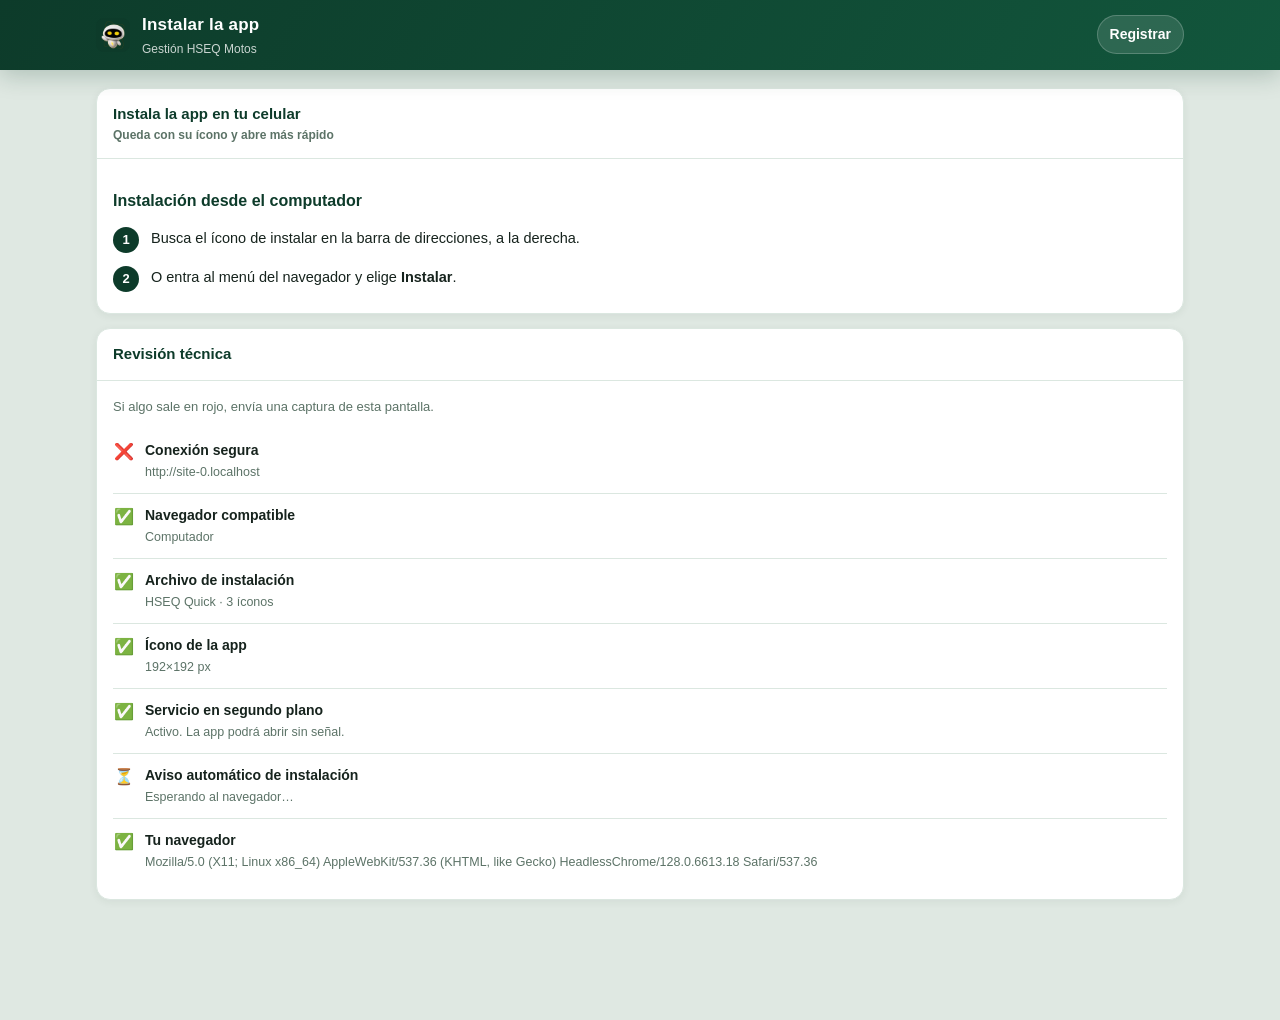
<file: instalar.html>
<!doctype html>
<html lang="es">
<head>
  <meta charset="utf-8">
  <meta name="viewport" content="width=device-width, initial-scale=1, viewport-fit=cover">
  <meta name="theme-color" content="#0d3b2a">
  <title>Instalar la app · Gestión HSEQ</title>
  <link rel="manifest" href="manifest.json">
  <link rel="apple-touch-icon" href="assets/icono-192.png">
  <link rel="stylesheet" href="assets/styles.css?v=31">
  <style>
    .chk { display:flex; gap:10px; align-items:flex-start; padding:11px 0; border-bottom:1px solid var(--line); font-size:14px }
    .chk:last-child { border-bottom:0 }
    .chk b { display:block }
    .chk .ico { flex:0 0 auto; width:22px; text-align:center; font-size:16px }
    .chk .det { color:var(--muted); font-size:12.5px; margin-top:2px; overflow-wrap:anywhere }
    .pasos { counter-reset:p; margin:0; padding:0; list-style:none }
    .pasos li { counter-increment:p; position:relative; padding:9px 0 9px 38px; font-size:14.5px; line-height:1.45 }
    .pasos li::before { content:counter(p); position:absolute; left:0; top:8px; width:26px; height:26px;
      border-radius:50%; background:var(--brand); color:#fff; font-weight:800; font-size:13px;
      display:flex; align-items:center; justify-content:center }
  </style>
</head>
<body>
  <header class="app-header">
    <div class="app-header__inner">
      <img class="brand-logo" src="assets/icono-192.png" alt="" style="width:34px;height:34px;border-radius:8px">
      <div class="brand-text"><h1>Instalar la app</h1><p>Gestión HSEQ Motos</p></div>
      <a class="header-back" href="mensajero.html">Registrar</a>
    </div>
  </header>

  <main class="container">
    <section class="card">
      <div class="card__head"><div><p class="card__title">Instala la app en tu celular</p>
        <p class="card__sub">Queda con su ícono y abre más rápido</p></div></div>
      <div class="card__body">
        <div id="acciones"></div>
        <div id="pasos"></div>
      </div>
    </section>

    <section class="card" style="margin-top:14px">
      <div class="card__head"><p class="card__title">Revisión técnica</p></div>
      <div class="card__body">
        <p class="hint-inline" style="margin-top:0">Si algo sale en rojo, envía una captura de esta pantalla.</p>
        <div id="diag" style="margin-top:8px"></div>
      </div>
    </section>
  </main>

<script>
var $ = function (id) { return document.getElementById(id); };
var evento = null;
var ua = navigator.userAgent;

function esIOS()      { return /iphone|ipad|ipod/i.test(ua) && !window.MSStream; }
function esAndroid()  { return /android/i.test(ua); }
function esEmbebido() { return /\bwv\b|FBAN|FBAV|Instagram|Line\/|; ?wv\)/i.test(ua); }
function esSafari()   { return /safari/i.test(ua) && !/crios|fxios|edgios|chrome/i.test(ua); }
function instalada()  { return window.matchMedia('(display-mode: standalone)').matches || navigator.standalone === true; }

function fila(ok, titulo, detalle) {
  var d = document.createElement('div');
  d.className = 'chk';
  d.innerHTML = '<span class="ico">' + (ok === null ? '⏳' : (ok ? '✅' : '❌')) + '</span>' +
    '<span><b>' + titulo + '</b><span class="det">' + detalle + '</span></span>';
  $('diag').appendChild(d);
  return d;
}

function pasos(titulo, lista, nota) {
  $('pasos').innerHTML = '<p style="font-weight:700;margin:14px 0 6px;color:var(--brand)">' + titulo + '</p>' +
    '<ol class="pasos">' + lista.map(function (p) { return '<li>' + p + '</li>'; }).join('') + '</ol>' +
    (nota ? '<p class="hint-inline">' + nota + '</p>' : '');
}

function botonInstalar() {
  $('acciones').innerHTML = '<button id="btnInst" class="btn btn--primary btn--block" type="button">Instalar ahora</button>';
  $('btnInst').addEventListener('click', function () {
    if (!evento) return;
    evento.prompt();
    evento.userChoice.then(function (r) {
      if (r.outcome === 'accepted') {
        $('acciones').innerHTML = '<p class="status ok">✓ Instalada. Búscala en tu pantalla de inicio.</p>';
      }
      evento = null;
    });
  });
}

window.addEventListener('beforeinstallprompt', function (e) {
  e.preventDefault();
  evento = e;
  botonInstalar();
  $('pasos').innerHTML = '';
  var f = document.querySelector('[data-k="prompt"]');
  if (f) f.innerHTML = '<span class="ico">✅</span><span><b>El celular permite instalarla</b>' +
    '<span class="det">Toca el botón verde de arriba.</span></span>';
});

window.addEventListener('load', function () {
  // ---------- guía según el navegador ----------
  if (instalada()) {
    $('acciones').innerHTML = '<p class="status ok">✓ Ya la tienes instalada. Estás usándola ahora mismo.</p>';
  } else if (esEmbebido()) {
    pasos('Estás abriendo el enlace dentro de otra aplicación', [
      'Toca los <b>tres puntos</b> de la esquina.',
      'Elige <b>Abrir en Chrome</b> (o en tu navegador).',
      'Ya en el navegador, vuelve a esta página e instala.'
    ], 'Desde el navegador de WhatsApp no se puede instalar; hay que abrirla en Chrome.');
  } else if (esIOS()) {
    if (!esSafari()) {
      pasos('En iPhone solo se puede instalar desde Safari', [
        'Copia el enlace de esta página.',
        'Ábrelo en <b>Safari</b>.',
        'Toca <b>Compartir</b> y luego <b>Agregar a inicio</b>.'
      ]);
    } else {
      pasos('Instalación en iPhone', [
        'Toca el botón <b>Compartir</b> (el cuadrado con la flecha, abajo).',
        'Desliza y elige <b>Agregar a inicio</b>.',
        'Toca <b>Agregar</b> arriba a la derecha.'
      ], 'El iPhone no muestra un botón automático: siempre se hace por Compartir.');
    }
  } else if (esAndroid()) {
    pasos('Instalación en Android', [
      'Toca los <b>tres puntos</b> arriba a la derecha.',
      'Elige <b>Instalar aplicación</b> o <b>Agregar a pantalla principal</b>.',
      'Confirma con <b>Instalar</b>.'
    ], 'Si el botón verde aparece arriba, es más rápido usarlo.');
  } else {
    pasos('Instalación desde el computador', [
      'Busca el ícono de instalar en la barra de direcciones, a la derecha.',
      'O entra al menú del navegador y elige <b>Instalar</b>.'
    ]);
  }

  // ---------- revisión técnica ----------
  fila(location.protocol === 'https:' || location.hostname === 'localhost',
    'Conexión segura', location.protocol + '//' + location.hostname);

  fila(!esEmbebido(), 'Navegador compatible',
    esEmbebido() ? 'Estás dentro de otra app (WhatsApp o similar). Ábrela en Chrome.'
                 : (esIOS() ? 'iPhone' : (esAndroid() ? 'Android' : 'Computador')));

  var fMan = fila(null, 'Archivo de instalación', 'Consultando…');
  fetch('manifest.json').then(function (r) { return r.json(); }).then(function (m) {
    fMan.innerHTML = '<span class="ico">✅</span><span><b>Archivo de instalación</b>' +
      '<span class="det">' + m.short_name + ' · ' + m.icons.length + ' íconos</span></span>';
  }).catch(function () {
    fMan.innerHTML = '<span class="ico">❌</span><span><b>Archivo de instalación</b>' +
      '<span class="det">No se pudo leer manifest.json</span></span>';
  });

  var fIco = fila(null, 'Ícono de la app', 'Cargando…');
  var img = new Image();
  img.onload = function () {
    fIco.innerHTML = '<span class="ico">✅</span><span><b>Ícono de la app</b>' +
      '<span class="det">' + img.width + '×' + img.height + ' px</span></span>';
  };
  img.onerror = function () {
    fIco.innerHTML = '<span class="ico">❌</span><span><b>Ícono de la app</b><span class="det">No cargó</span></span>';
  };
  img.src = 'assets/icono-192.png';

  var fSW = fila(null, 'Servicio en segundo plano', 'Registrando…');
  if (!('serviceWorker' in navigator)) {
    fSW.innerHTML = '<span class="ico">❌</span><span><b>Servicio en segundo plano</b>' +
      '<span class="det">Este navegador no lo permite</span></span>';
  } else {
    navigator.serviceWorker.register('sw.js').then(function (r) {
      fSW.innerHTML = '<span class="ico">✅</span><span><b>Servicio en segundo plano</b>' +
        '<span class="det">Activo. La app podrá abrir sin señal.</span></span>';
      return r;
    }).catch(function (e) {
      fSW.innerHTML = '<span class="ico">❌</span><span><b>Servicio en segundo plano</b>' +
        '<span class="det">' + e.message + '</span></span>';
    });
  }

  var fP = fila(null, 'Aviso automático de instalación', 'Esperando al navegador…');
  fP.setAttribute('data-k', 'prompt');
  setTimeout(function () {
    if (evento || instalada()) return;
    fP.innerHTML = '<span class="ico">⚠️</span><span><b>Aviso automático de instalación</b>' +
      '<span class="det">No apareció. Usa los pasos de arriba: se instala igual.</span></span>';
  }, 6000);

  fila(true, 'Tu navegador', ua);
});
</script>
</body>
</html>
</file>
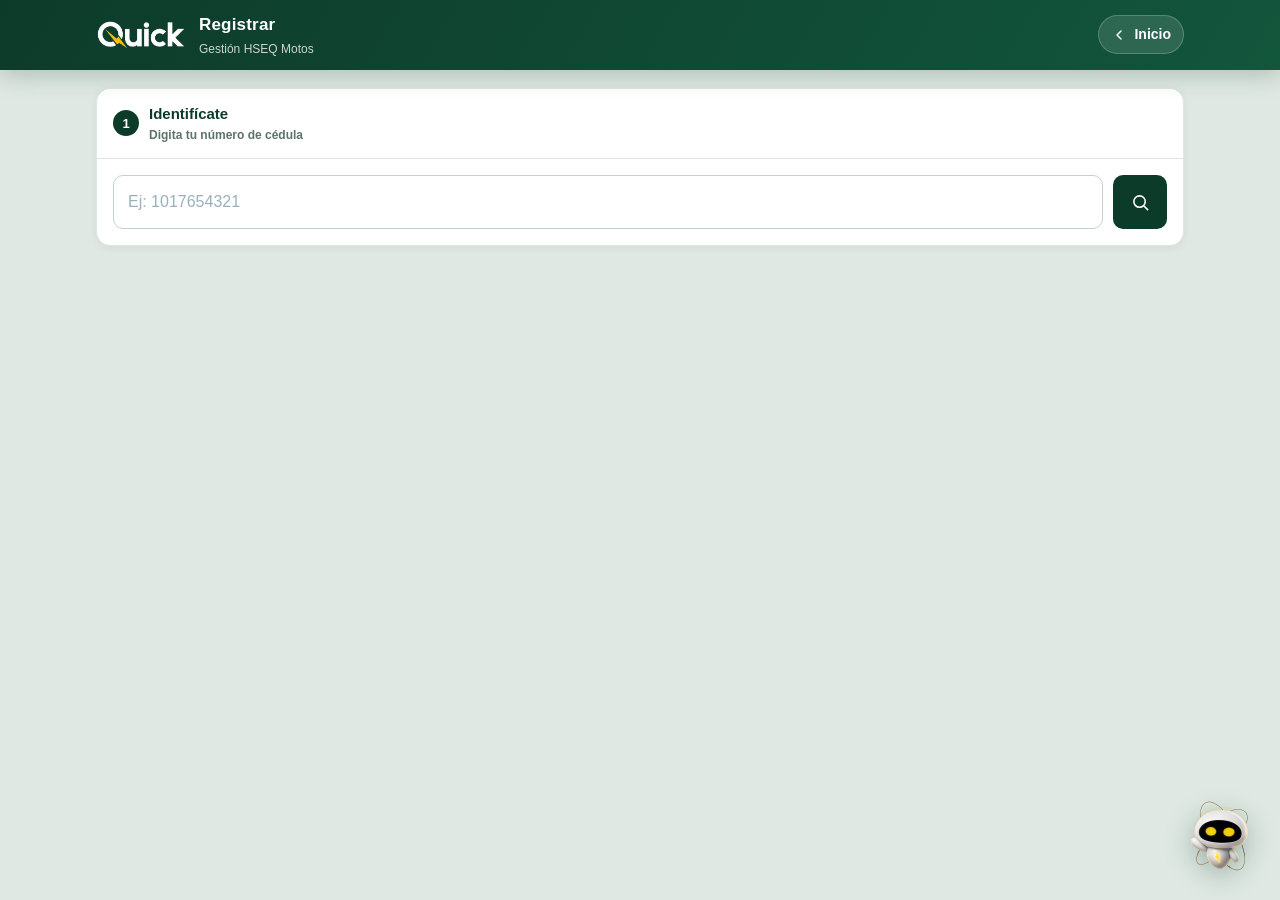
<file: mensajero.html>
<!doctype html>
<html lang="es">
<head>
  <meta charset="utf-8">
  <meta name="viewport" content="width=device-width, initial-scale=1, viewport-fit=cover">
  <meta name="theme-color" content="#0d3b2a">
  <title>Registrar · Gestión HSEQ Motos</title>
  <link rel="stylesheet" href="assets/styles.css?v=44">
  <link rel="manifest" href="manifest.json">
  <link rel="apple-touch-icon" href="assets/icono-192.png">
  <meta name="apple-mobile-web-app-capable" content="yes">
  <meta name="apple-mobile-web-app-status-bar-style" content="black-translucent">
</head>
<body>
  <div id="demoBanner" class="demo-banner hidden">Modo demostración · datos de ejemplo, no se guarda nada real</div>

  <header class="app-header">
    <div class="app-header__inner">
      <div class="brand-mark" aria-hidden="true">
        <svg viewBox="0 0 24 24" fill="none"><path d="M13 2 4 14h6l-1 8 9-12h-6l1-8Z" fill="#ffc21f"/></svg>
      </div>
      <img class="brand-logo hidden" src="assets/logo-quick.png" alt="Quick"
           onload="this.classList.remove('hidden');this.previousElementSibling.classList.add('hidden')" onerror="this.remove()">
      <div class="brand-text">
        <h1>Registrar</h1>
        <p>Gestión HSEQ Motos</p>
      </div>
      <a class="header-back" href="index.html">
        <svg viewBox="0 0 24 24" fill="none"><path d="M15 6l-6 6 6 6" stroke="currentColor" stroke-width="2.2" stroke-linecap="round" stroke-linejoin="round"/></svg>
        Inicio
      </a>
    </div>
  </header>

  <main class="container">
    <!-- Paso 1: Cédula -->
    <section class="card">
      <div class="card__head">
        <span class="step-dot">1</span>
        <div>
          <p class="card__title">Identifícate</p>
          <p class="card__sub">Digita tu número de cédula</p>
        </div>
      </div>
      <div class="card__body">
        <div class="field">
          <div class="input-row">
            <input id="cedula" inputmode="numeric" autocomplete="off" enterkeyhint="search" placeholder="Ej: 1017654321">
            <button id="buscar" class="btn btn--dark btn--icon" type="button" title="Buscar">
              <svg viewBox="0 0 24 24" fill="none"><path d="m21 21-4.3-4.3M10.8 18a7.2 7.2 0 1 1 0-14.4 7.2 7.2 0 0 1 0 14.4Z" stroke="currentColor" stroke-width="2" stroke-linecap="round"/></svg>
            </button>
          </div>
        </div>
        <div id="persona" class="person" aria-live="polite"></div>
      </div>
    </section>

    <!-- Registro / cambio de placa -->
    <section id="cardPlaca" class="card hidden">
      <div class="card__head">
        <span class="step-dot">!</span>
        <div>
          <p id="placaTitle" class="card__title">Registra tu placa</p>
          <p id="placaSub" class="card__sub">Solo te la pediremos esta vez</p>
        </div>
      </div>
      <div class="card__body">
        <p id="placaNote" class="field-note">No tenemos la placa de tu moto. Escríbela una vez y quedará guardada.</p>
        <div class="field">
          <span class="label">Placa de la moto</span>
          <div class="input-row">
            <input id="placa" autocomplete="off" placeholder="Ej: ABC12D" style="text-transform:uppercase">
            <button id="guardarPlaca" class="btn btn--primary btn--icon" type="button" title="Guardar placa">
              <svg viewBox="0 0 24 24" fill="none"><path d="M5 12.5 10 17l9-10" stroke="currentColor" stroke-width="2.3" stroke-linecap="round" stroke-linejoin="round"/></svg>
            </button>
          </div>
        </div>
        <div id="placaObsField" class="field hidden" style="margin-top:12px">
          <span class="label">Motivo del cambio (obligatorio)</span>
          <textarea id="placaObs" placeholder="¿Por qué cambias de placa? Ej: mi moto está en mantenimiento, hoy trabajo con una de respaldo…"></textarea>
        </div>
        <button id="cancelarPlaca" class="btn btn--ghost btn--block hidden" type="button" style="margin-top:10px">Cancelar</button>
      </div>
    </section>

    <!-- Paso 2: Checklist diario -->
    <section id="cardChecklist" class="card hidden">
      <div class="card__head">
        <span class="step-dot">2</span>
        <div>
          <p class="card__title">Tus registros de hoy</p>
          <p id="checklistSub" class="card__sub">Completa los formularios asignados</p>
        </div>
      </div>
      <div class="card__body">
        <p id="checklistNote" class="field-note">Toca un formulario para diligenciarlo.</p>
        <div id="checklist" class="checklist"></div>
        <!-- No hay que esperar a que se venza: si ya tiene el documento
             nuevo en la mano, lo sube cuando quiera. -->
        <button id="btnDocs" class="btn-docs" type="button">
          <svg viewBox="0 0 24 24" fill="none" aria-hidden="true"><path d="M12 16V4m0 0L8 8m4-4 4 4M4 17v2a1 1 0 0 0 1 1h14a1 1 0 0 0 1-1v-2" stroke="currentColor" stroke-width="2" stroke-linecap="round" stroke-linejoin="round"/></svg>
          Actualizar documentación</button>
      </div>
    </section>

    <!-- Actualizar documentos por iniciativa propia -->
    <section id="cardDocs" class="card hidden">
      <div class="card__head">
        <div>
          <p class="card__title">Actualizar documentación</p>
          <p class="card__sub">Sube el documento cuando lo tengas, sin esperar a que se venza</p>
        </div>
      </div>
      <div class="card__body">
        <p class="field-note">Actualiza solo el que necesites. Los demás se quedan como están.</p>
        <div id="docsLista" style="margin-top:12px"></div>
        <div id="docsStatus" class="status" aria-live="polite"></div>
        <div style="display:flex;gap:10px;margin-top:14px">
          <button id="docsVolver" class="btn btn--ghost" type="button" style="flex:1">Volver</button>
          <button id="docsGuardar" class="btn btn--primary" type="button" style="flex:2">Guardar</button>
        </div>
      </div>
    </section>

    <!-- Paso 3: Formulario activo -->
    <form id="registroForm" class="card hidden">
      <div class="card__head">
        <span class="step-dot">3</span>
        <div>
          <p id="formTitle" class="card__title">Formulario</p>
          <p class="card__sub">Completa y guarda</p>
        </div>
        <span id="questionCount" class="counter">0</span>
      </div>
      <div class="form-docs">
        <button id="btnDocsForm" class="btn-docs" type="button">
          <svg viewBox="0 0 24 24" fill="none" aria-hidden="true"><path d="M12 16V4m0 0L8 8m4-4 4 4M4 17v2a1 1 0 0 0 1 1h14a1 1 0 0 0 1-1v-2" stroke="currentColor" stroke-width="2" stroke-linecap="round" stroke-linejoin="round"/></svg>
          Actualizar documentación</button>
      </div>
      <div id="precargaAviso" class="precarga hidden"></div>
      <div id="questions" class="questions"></div>
    </form>

    <div id="status" class="status" aria-live="polite"></div>
  </main>

  <div id="bottombar" class="bottombar hidden">
    <div class="bottombar__inner">
      <div class="bottombar__note">
        <strong id="bottomForm">Registro</strong>
        Fecha y hora automáticas
      </div>
      <button id="guardar" class="btn btn--primary" type="submit" form="registroForm" disabled>
        <svg viewBox="0 0 24 24" fill="none"><path d="M5 12.5 10 17l9-10" stroke="currentColor" stroke-width="2.3" stroke-linecap="round" stroke-linejoin="round"/></svg>
        Guardar
      </button>
    </div>
  </div>

  <!-- Modal comprobante -->
  <div id="modal" class="modal" role="dialog" aria-modal="true">
    <div class="modal__card">
      <div class="modal__head">
        <div class="modal__check">
          <svg viewBox="0 0 24 24" fill="none"><path d="M5 12.5 10 17l9-10" stroke="currentColor" stroke-width="2.6" stroke-linecap="round" stroke-linejoin="round"/></svg>
        </div>
        <h2>¡Marcación efectiva!</h2>
        <p id="modalMsg">Gracias por cumplir con tus dos registros del día.</p>
      </div>
      <div class="modal__body">
        <div id="comprobante" class="comprobante"></div>
        <div class="modal__actions">
          <button id="descargar" class="btn btn--primary btn--block" type="button">
            <svg viewBox="0 0 24 24" fill="none"><path d="M12 3v12m0 0 4-4m-4 4-4-4M5 19h14" stroke="currentColor" stroke-width="2" stroke-linecap="round" stroke-linejoin="round"/></svg>
            Descargar comprobante
          </button>
          <button id="cerrarModal" class="btn btn--ghost btn--block" type="button">Cerrar</button>
        </div>
      </div>
    </div>
  </div>

  <script src="assets/config.js?v=20"></script>
  <script src="assets/api.js?v=51"></script>
  <script>
    const $ = (id) => document.getElementById(id);
    const state = { persona: null, activo: false, placaMode: 'nuevo', estado: {}, formularios: [], currentForm: null, formData: null, ultimoComprobante: null, formCache: {}, documentos: {} };

    if (HSQ_API.isDemo) $('demoBanner').classList.remove('hidden');

    $('buscar').addEventListener('click', buscarPersona);
    $('cedula').addEventListener('keydown', (e) => { if (e.key === 'Enter') { e.preventDefault(); buscarPersona(); } });
    $('guardarPlaca').addEventListener('click', guardarPlaca);
    $('cancelarPlaca').addEventListener('click', cancelarPlaca);
    $('placa').addEventListener('keydown', (e) => { if (e.key === 'Enter') { e.preventDefault(); guardarPlaca(); } });
    $('registroForm').addEventListener('submit', guardarRegistro);
    $('btnDocs').addEventListener('click', abrirDocs);
    $('btnDocsForm').addEventListener('click', abrirDocs);
    $('docsVolver').addEventListener('click', cerrarDocs);
    $('docsGuardar').addEventListener('click', guardarDocs);
    $('descargar').addEventListener('click', () => descargarComprobante(state.ultimoComprobante));
    $('cerrarModal').addEventListener('click', () => $('modal').classList.remove('show'));

    /* ---------- Paso 1: buscar ---------- */
    async function buscarPersona() {
      const cedula = $('cedula').value.trim();
      if (!cedula) return showStatus('Digita tu cédula.', 'error');
      setLoading($('buscar'), true);
      showStatus('Buscando…', 'info');
      resetFlujo();
      try {
        const resp = await HSQ_API.call('buscarActivo', { cedula });
        renderPersona(resp);
      } catch (err) {
        showStatus(err.message, 'error');
      } finally {
        setLoading($('buscar'), false);
      }
    }

    function renderPersona(resp) {
      if (!resp.encontrado) {
        $('persona').classList.remove('show');
        return showStatus(resp.mensaje || 'No se encontró la cédula.', 'error');
      }
      state.persona = resp.datos;
      state.activo = resp.activo;
      state.formularios = resp.formulariosRequeridos || [];
      state.estado = resp.estadoDiario || {};
      state.documentos = resp.documentos || {};
      // Los datos del vehiculo se piden una sola vez; se guardan aqui
      // para poder precargarlos y no volver a preguntarlos.
      state.vehiculo = (resp.documentosEstado && resp.documentosEstado.vehiculo) || {};
      // Que datos hay que corregir y por que se lo estan pidiendo.
      state.datos = (resp.documentosEstado && resp.documentosEstado.datos) || {};
      state.datosPendientes = (resp.documentosEstado && resp.documentosEstado.datos_pendientes) || [];
      pintarPersona();
      // EVA avisa si algún documento está vencido o próximo a vencer.
      document.dispatchEvent(new CustomEvent('hseq:persona'));

      if (!resp.activo) return showStatus(resp.mensaje, 'error');
      if (!state.formularios.length) {
        $('cardPlaca').classList.add('hidden');
        $('cardChecklist').classList.add('hidden');
        $('registroForm').classList.add('hidden');
        $('bottombar').classList.add('hidden');
        return showStatus('Tu proyecto no tiene formularios habilitados. No necesitas realizar un registro hoy.', 'info');
      }

      // Si hoy no es dia laboral para el, se le dice de una: llenar 48
      // preguntas para que se lo rechacen al guardar es peor que no
      // dejarlo empezar.
      const motivo = String(resp.motivoNoLaboral || '').trim();
      if (motivo && resp.bloqueaDiaNoLaboral) {
        $('cardPlaca').classList.add('hidden');
        $('cardChecklist').classList.add('hidden');
        $('registroForm').classList.add('hidden');
        $('bottombar').classList.add('hidden');
        return showStatus('Hoy no tienes registro. ' + motivo, 'info');
      }
      if (motivo) showStatus(motivo, 'warn');

      if (resp.requierePlaca) {
        abrirPlacaNueva();
      } else {
        $('cardPlaca').classList.add('hidden');
        mostrarChecklist();
      }
    }

    function pintarPersona() {
      const d = state.persona;
      const box = $('persona');
      const puedeCambiar = state.activo && String(d.placa_moto || '').trim();
      // El personal colaborativo no esta vinculado en Quick ni aparece en la
      // matriz real. Registra igual que los demas, pero la ficha va en ambar
      // para que nadie lo lea como si fuera de nomina.
      const colab = d.es_colaborativo === true || d.es_colaborativo === 'true';
      box.innerHTML = `
        <div class="person__name">${escapeHtml(d.nombre || 'Sin nombre')}</div>
        <div class="person__grid">
          ${item('Cargo', d.cargo)}
          ${item('Proyecto', d.proyecto)}
          ${item('Ciudad', d.ciudad)}
          ${item('Placa', d.placa_moto)}
        </div>
        <div class="person__foot">
          <span class="badge ${state.activo ? (colab ? 'badge--pre' : 'badge--ok') : 'badge--req'}">${
            state.activo ? (colab ? '✓ Habilitado · Colaborativo' : '✓ Habilitado') : 'No habilitado'}</span>
          ${puedeCambiar ? '<button id="btnCambiarPlaca" class="btn btn--ghost btn--sm" type="button">Cambiar placa</button>' : ''}
        </div>`;
      box.classList.toggle('person--colab', colab);
      box.classList.add('show');
      const btn = $('btnCambiarPlaca');
      if (btn) btn.addEventListener('click', abrirCambioPlaca);
    }

    /* ---------- Placa: registrar la primera vez o cambiar de moto ---------- */
    function abrirPlacaNueva() {
      state.placaMode = 'nuevo';
      $('placaTitle').textContent = 'Registra tu placa';
      $('placaSub').textContent = 'Solo te la pediremos esta vez';
      $('placaNote').textContent = 'No tenemos la placa de tu moto. Escríbela una vez y quedará guardada.';
      $('placa').value = '';
      $('placaObsField').classList.add('hidden');
      $('placaObs').value = '';
      $('cancelarPlaca').classList.add('hidden');
      $('cardPlaca').classList.remove('hidden');
      showStatus('Antes de registrar, escribe la placa de tu moto.', 'info');
    }

    function abrirCambioPlaca() {
      state.placaMode = 'cambio';
      $('placaTitle').textContent = 'Cambiar placa';
      $('placaSub').textContent = 'Actualiza la moto que estás usando';
      $('placaNote').textContent = 'Si cambiaste de moto o hoy trabajas con una diferente, escribe la placa nueva. Se usará en tus próximos registros.';
      $('placa').value = state.persona.placa_moto || '';
      $('placaObsField').classList.remove('hidden');
      $('placaObs').value = '';
      $('cancelarPlaca').classList.remove('hidden');
      $('cardPlaca').classList.remove('hidden');
      $('cardPlaca').scrollIntoView({ behavior: 'smooth', block: 'center' });
      $('placa').focus();
    }

    function cancelarPlaca() {
      $('cardPlaca').classList.add('hidden');
      $('placaObsField').classList.add('hidden');
      clearStatus();
    }

    async function guardarPlaca() {
      const placa = $('placa').value.trim().toUpperCase();
      if (!placa) return showStatus('Escribe la placa.', 'error');
      const modo = state.placaMode;
      const actual = String(state.persona.placa_moto || '').trim().toUpperCase();
      if (modo === 'cambio' && placa === actual) {
        $('cardPlaca').classList.add('hidden');
        return showStatus('Es la misma placa, no hubo cambios.', 'info');
      }
      const observacion = $('placaObs').value.trim();
      if (modo === 'cambio' && !observacion) {
        $('placaObs').focus();
        return showStatus('Escribe el motivo del cambio de placa (es obligatorio).', 'error');
      }
      setLoading($('guardarPlaca'), true);
      showStatus(modo === 'cambio' ? 'Actualizando placa…' : 'Guardando placa…', 'info');
      try {
        const resp = await HSQ_API.call('registrarPlaca', { cedula: state.persona.cedula, placa, observacion });
        state.persona.placa_moto = resp.placa_moto || placa;
        $('cardPlaca').classList.add('hidden');
        pintarPersona();
        if (modo === 'cambio') {
          showStatus('✓ Placa actualizada a ' + state.persona.placa_moto + '.', 'ok');
        } else {
          clearStatus();
          mostrarChecklist();
        }
      } catch (err) {
        showStatus(err.message, 'error');
      } finally {
        setLoading($('guardarPlaca'), false);
      }
    }

    /* ---------- Paso 2: checklist ---------- */
    function mostrarChecklist() {
      const total = state.formularios.length;
      $('checklistSub').textContent = total === 1 ? 'Tienes 1 formulario asignado' : `Tienes ${total} formularios asignados`;
      $('checklistNote').textContent = total === 1
        ? 'Completa el formulario asignado para hoy.'
        : 'Completa únicamente los formularios asignados a tu proyecto. Toca uno para diligenciarlo.';
      $('cardChecklist').classList.remove('hidden');
      renderChecklist();
      if (todoCompleto()) {
        abrirComprobante(comprobanteDesdeEstado(), true);
      } else {
        prefetchFormularios();
      }
    }

    // Carga por adelantado las preguntas de los formularios pendientes,
    // para que al tocar uno aparezcan al instante.
    function prefetchFormularios() {
      state.formularios.forEach((f) => {
        const id = f.id_formulario;
        if (state.formCache[id] || (state.estado[id] && state.estado[id].hecho)) return;
        HSQ_API.call('cargarFormulario', { id_formulario: id, cedula: cedulaActual() })
          .then((data) => { state.formCache[id] = data; })
          .catch(() => { /* si falla, se cargara al tocar */ });
      });
    }

    function cedulaActual() {
      return (state.persona && state.persona.cedula) || '';
    }

    // Los formularios que comparten 'grupo' son jornadas de lo mismo
    // (manana y tarde): se pintan en una sola fila con un boton por
    // jornada, para que no parezcan dos formularios distintos.
    function agruparFormularios(lista) {
      const salida = [];
      const indice = {};
      lista.forEach((f) => {
        const g = String(f.grupo || '').trim();
        if (!g) { salida.push({ tipo: 'uno', f }); return; }
        if (indice[g] === undefined) {
          indice[g] = salida.length;
          salida.push({ tipo: 'grupo', grupo: g, nombre: f.nombre_formulario, items: [] });
        }
        salida[indice[g]].items.push(f);
      });
      return salida;
    }

    function pintarGrupo(g) {
      const hechos = g.items.filter((f) => (state.estado[f.id_formulario] || {}).hecho).length;
      const sub = hechos === g.items.length
        ? '\u2713 Las ' + g.items.length + ' jornadas registradas'
        : hechos + ' de ' + g.items.length + ' · toca la jornada que vas a diligenciar';
      const chulo = '<svg viewBox="0 0 24 24" fill="none"><path d="M5 12.5 10 17l9-10" stroke="currentColor" stroke-width="2.6" stroke-linecap="round" stroke-linejoin="round"/></svg>';
      const reloj = '<svg viewBox="0 0 24 24" fill="none"><circle cx="12" cy="12" r="9" stroke="currentColor" stroke-width="2"/><path d="M12 7v5l3 2" stroke="currentColor" stroke-width="2" stroke-linecap="round"/></svg>';
      const botones = g.items.map((f) => {
        const st = state.estado[f.id_formulario] || { hecho: false };
        const done = !!st.hecho;
        const active = state.currentForm === f.id_formulario && !done;
        const hora = done && st.hora ? `<span class="jornada__hora">${escapeHtml(String(st.hora).slice(0, 5))}</span>` : '';
        return `<button type="button" class="jornada ${done ? 'done' : ''} ${active ? 'active' : ''}"
                  data-form="${escapeHtml(f.id_formulario)}" ${done ? 'disabled' : ''}>
                  ${done ? chulo : reloj}
                  <span>${escapeHtml(f.etiqueta || f.nombre_formulario)}</span>${hora}
                </button>`;
      }).join('');
      return `<div class="checkgroup">
          <div class="checkgroup__title">${escapeHtml(g.nombre)}</div>
          <div class="checkgroup__sub">${sub}</div>
          <div class="checkgroup__opts">${botones}</div>
        </div>`;
    }

    function ajustarBotonDocs() {
      const form = $('registroForm');
      const abierto = form && !form.classList.contains('hidden');
      // El del formulario ya esta a la vista: dejar tambien el del
      // checklist seria mostrar el mismo boton dos veces.
      $('btnDocs').classList.toggle('hidden', !!abierto);
    }

    function renderChecklist() {
      $('checklist').innerHTML = agruparFormularios(state.formularios).map((x) => {
        if (x.tipo === 'grupo') return pintarGrupo(x);
        const f = x.f;
        return (() => {
        const st = state.estado[f.id_formulario] || { hecho: false };
        const done = !!st.hecho;
        const active = state.currentForm === f.id_formulario && !done;
        const statusTxt = done ? ('✓ Registrado' + (st.hora ? ' · ' + String(st.hora).slice(0, 5) : '')) : 'Pendiente · toca para diligenciar';
        const ico = done
          ? '<svg viewBox="0 0 24 24" fill="none"><path d="M5 12.5 10 17l9-10" stroke="currentColor" stroke-width="2.5" stroke-linecap="round" stroke-linejoin="round"/></svg>'
          : '<svg viewBox="0 0 24 24" fill="none"><path d="M12 8v5m0 3h.01M12 21a9 9 0 1 0 0-18 9 9 0 0 0 0 18Z" stroke="currentColor" stroke-width="2" stroke-linecap="round"/></svg>';
        return `
          <button type="button" class="checkitem ${done ? 'done' : 'pending'} ${active ? 'active' : ''}" data-form="${escapeHtml(f.id_formulario)}" ${done ? 'disabled' : ''}>
            <span class="checkitem__ico">${ico}</span>
            <span class="checkitem__body">
              <span class="checkitem__title">${escapeHtml(f.nombre_formulario)}</span>
              <span class="checkitem__status">${statusTxt}</span>
            </span>
            <span class="checkitem__chev"><svg viewBox="0 0 24 24" fill="none"><path d="M9 6l6 6-6 6" stroke="currentColor" stroke-width="2.2" stroke-linecap="round" stroke-linejoin="round"/></svg></span>
          </button>`;
        })();
      }).join('');

      $('checklist').querySelectorAll('.checkitem:not(.done), .jornada:not(.done)').forEach((btn) => {
        btn.addEventListener('click', () => seleccionarFormulario(btn.dataset.form));
      });
      ajustarBotonDocs();
    }

    function todoCompleto() {
      return state.formularios.length > 0 && state.formularios.every((f) => state.estado[f.id_formulario] && state.estado[f.id_formulario].hecho);
    }

    /* ---------- Paso 3: formulario ---------- */
    async function seleccionarFormulario(id) {
      if (state.estado[id] && state.estado[id].hecho) return;
      state.currentForm = id;
      renderChecklist();
      const f = state.formularios.find((x) => x.id_formulario === id);
      // Con dos jornadas del mismo nombre, el titulo tiene que decir cual.
      $('formTitle').textContent = f
        ? (f.nombre_formulario + (f.etiqueta ? ' \u00b7 ' + f.etiqueta : ''))
        : 'Formulario';
      $('bottomForm').textContent = f ? f.nombre_formulario : 'Registro';
      showStatus('Cargando preguntas…', 'info');
      try {
        state.formData = state.formCache[id] || await HSQ_API.call('cargarFormulario', { id_formulario: id, cedula: cedulaActual() });
        state.formCache[id] = state.formData;
        renderQuestions();
        $('registroForm').classList.remove('hidden');
        $('bottombar').classList.remove('hidden');
        ajustarBotonDocs();
        $('guardar').disabled = false;
        clearStatus();
        $('registroForm').scrollIntoView({ behavior: 'smooth', block: 'start' });
      } catch (err) {
        showStatus(err.message, 'error');
      }
    }

    function renderQuestions() {
      const data = state.formData;
      if (!data) return;
      $('questionCount').textContent = data.preguntas.length + (data.preguntas.length === 1 ? ' pregunta' : ' preguntas');
      $('questions').innerHTML = data.preguntas.map(renderQuestion).join('')
        // Compuerta virtual: no es una pregunta, la calcula la pantalla.
        // Asi el aviso y la foto de la desviacion cuelgan de ella con el
        // mismo mecanismo de siempre, sin inventar otro camino.
        + '<input type="hidden" name="__DESVIACION__" value="NO">';
      pintarAvisoPrecarga();
      wireConditionals();
      wireRangos();
      ajustarBotonDocs();
      separarBloques(data.bloqueDocumentos || 0);
      revisarDocumentos();
    }

    /* ---------- El formulario en dos bloques ----------
       Cuando hay documentos pendientes, primero se resuelven esos y el
       resto del formulario ni se muestra: no tiene sentido responder
       cuarenta preguntas para que al final lo rebote el servidor. */
    const NOMBRE_DOC = { SOAT: 'SOAT', TECNOMECANICA: 'Tecnomecánica', LICENCIA: 'Licencia de tránsito' };

    // Evidencia de limpieza (moto y vehículo): la primera foto es
    // obligatoria, hasta tres mas quedan como respaldo opcional. Se
    // guardan bajo el mismo id_pregunta la primera, y con sufijo _2/_3/_4
    // las demas -no hace falta tocar la tabla `preguntas` ni el SQL: el
    // exportable ya arma sus columnas de evidencia a partir de las llaves
    // que encuentre.
    const EVIDENCIA_LIMPIEZA_MULTIPLE = ['LIM_012', 'LIV_007'];

    // Las fotos adicionales van apareciendo de a una. Mostrar los cuatro
    // campos desde el principio hace ver el formulario más largo de lo que es
    // y confunde: parecen cuatro fotos obligatorias.
    $('questions').addEventListener('change', (e) => {
      const grupo = e.target && e.target.dataset && e.target.dataset.fotoDe;
      if (!grupo) return;
      const campos = Array.from(
        $('questions').querySelectorAll(`input[data-foto-de="${cssEscape(grupo)}"]`));
      campos.forEach((c, i) => {
        const caja = c.closest('.toma');
        if (!caja) return;
        const archivo = (c.files || [])[0];

        // La tarjeta dice sola si ya tiene foto.
        caja.classList.toggle('toma--lista', !!archivo);
        const pie = caja.querySelector('.toma__txt small');
        if (pie) {
          pie.textContent = archivo ? 'Tomada · toca si quieres repetirla'
            : (i === 0 ? 'Obligatoria · toca para tomarla' : 'Opcional · toca para tomar otra');
        }

        // Miniatura de lo que acaba de tomar, para que la reconozca.
        const mini = caja.querySelector('.toma__img');
        if (mini) {
          if (mini.dataset.url) { URL.revokeObjectURL(mini.dataset.url); delete mini.dataset.url; }
          if (archivo) {
            const url = URL.createObjectURL(archivo);
            mini.dataset.url = url;
            mini.style.backgroundImage = `url("${url}")`;
          } else {
            mini.style.backgroundImage = '';
          }
        }

        // La siguiente aparece solo cuando la anterior ya tiene foto.
        if (i > 0) {
          const previoLleno = (campos[i - 1].files || []).length;
          caja.classList.toggle('hidden', !(previoLleno || archivo));
        }
      });
    });

    // "a", "a y b", "a, b y c". Tres elementos unidos con "y" dos veces
    // se leen mal.
    function listar(arr) {
      if (arr.length <= 1) return arr.join('');
      return arr.slice(0, -1).join(', ') + ' y ' + arr[arr.length - 1];
    }

    function separarBloques(cuantas) {
      const cont = $('questions');
      // El aviso vive FUERA de #questions, asi que no lo borra el repintado:
      // hay que quitarlo a mano o se queda del formulario anterior.
      const viejo = $('avisoBloque');
      if (viejo) viejo.remove();

      const tarjetas = [...cont.querySelectorAll('.question')];
      if (!cuantas || cuantas >= tarjetas.length) return;   // nada que separar

      const uno = document.createElement('div');
      uno.id = 'bloqueDocs';
      const dos = document.createElement('div');
      dos.id = 'bloqueResto';
      dos.classList.add('hidden');

      const aviso = document.createElement('div');
      aviso.className = 'aviso-bloque';
      aviso.id = 'avisoBloque';
      cont.before(aviso);

      cont.append(uno, dos);
      tarjetas.forEach((t, i) => (i < cuantas ? uno : dos).appendChild(t));

      // Cada vez que adjunte algo se revisa si ya puede continuar.
      uno.querySelectorAll('input[type="file"]').forEach((inp) =>
        inp.addEventListener('change', revisarBloqueUno));
      revisarBloqueUno();
    }

    // Los documentos que el servidor pidio y todavia no tienen archivo.
    // Devuelve las claves (SOAT, TECNOMECANICA, LICENCIA) para poder
    // consultarle al estado que le paso a cada uno.
    function docsSinAdjuntar() {
      const pend = (state.formData && state.formData.documentosPendientes) || [];
      return pend.filter((k) => {
        const id = k === 'LICENCIA' ? 'DOC_LICENCIA_TRANSITO' : 'DOC_' + k;
        const inp = $('questions').querySelector(`input[type="file"][name="${cssEscape(id)}"]`);
        return inp && !(inp.files && inp.files.length);
      });
    }

    // El genero importa: "actualízala" para la tecnomecánica y la licencia,
    // "actualízalo" para el SOAT. Decirlo mal suena a mensaje de máquina.
    const DOC_GENERO = { SOAT: 'o', TECNOMECANICA: 'a', LICENCIA: 'a' };
    const DOC_MIO = { SOAT: 'tu SOAT', TECNOMECANICA: 'tu tecnomecánica', LICENCIA: 'tu licencia de tránsito' };

    function mayus(t) { return t.charAt(0).toUpperCase() + t.slice(1); }

    function estadoDe(k) {
      return ((state.formData && state.formData.documentosEstado
               && state.formData.documentosEstado.documentos) || {})[k] || {};
    }

    // Que le paso a ese documento, dicho como se lo diria una persona.
    function novedadDoc(k) {
      const d = estadoDe(k);
      const mio = DOC_MIO[k] || ('tu ' + (NOMBRE_DOC[k] || k));
      if (d.rechazado) {
        return mayus(mio) + ' fue revisad' + (DOC_GENERO[k] || 'o') + ' y no sirvió'
          + (d.motivo ? ': ' + d.motivo : '') + '.';
      }
      if (d.estado === 'vencido') {
        const f = fechaLarga(d.fecha);
        return mayus(mio) + ' se venció' + (f ? ' el ' + f : '') + '.';
      }
      return 'Todavía no tenemos ' + mio + '.';
    }

    // El texto completo del aviso, segun si bloquea o solo avisa.
    function textoAviso(faltan) {
      const bloquean = faltan.filter((k) => estadoDe(k).bloquea);
      const sinCargar = faltan.filter((k) => !String(estadoDe(k).url || '').trim());

      // Primera vez: repetir "todavía no tenemos" tres veces es pesado.
      if (sinCargar.length === faltan.length && faltan.length > 1) {
        return 'Antes de tu primer registro necesitamos la documentación del vehículo: '
          + listar(faltan.map((k) => DOC_MIO[k].replace(/^tu /, ''))) + '.';
      }
      const frases = faltan.map(novedadDoc).join(' ');
      if (!bloquean.length) {
        // Dentro de los días de gracia: puede seguir, pero que lo sepa.
        return frases + ' Puedes registrar hoy, pero en unos días ya no: adjúntal'
          + (faltan.length > 1 ? 'os' : (DOC_GENERO[faltan[0]] || 'o')) + ' aquí abajo.';
      }
      return frases + ' Actualízal'
        + (faltan.length > 1 ? 'os' : (DOC_GENERO[faltan[0]] || 'o'))
        + ' aquí abajo para poder continuar.';
    }

    function revisarBloqueUno() {
      const dos = $('bloqueResto');
      if (!dos) return;
      const falta = docsSinAdjuntar();
      const aviso = $('avisoBloque');
      // El boton de guardar no se toca: su estado lo maneja otro codigo y
      // pelearse por el atributo termina en que nadie sabe quien manda.
      // Con el bloque dos oculto no se puede completar, y si insiste, la
      // validacion del envio se lo dice con nombre propio.
      const bloquean = falta.filter((k) => estadoDe(k).bloquea);
      if (falta.length) {
        // Se esconde el resto SOLO si de verdad no puede registrar. Dentro
        // de los dias de gracia el servidor lo deja pasar: esconderselo
        // aqui seria bloquearlo por la puerta de atras.
        dos.classList.toggle('hidden', bloquean.length > 0);
        if (aviso) {
          aviso.className = 'aviso-bloque aviso-bloque--pendiente';
          // Primero que paso, y despues que hacer. En ese orden: si no
          // sabe por que se lo piden, la instruccion suena arbitraria.
          aviso.textContent = textoAviso(falta);
        }
      } else {
        dos.classList.remove('hidden');
        if (aviso) {
          aviso.className = 'aviso-bloque aviso-bloque--listo';
          aviso.textContent = '✓ Documentación lista. Continúa con el formulario.';
        }
      }
    }

    /* ---------- Precarga: respuestas del último registro ----------
       El mensajero no vuelve a diligenciar lo repetitivo: se traen sus
       respuestas anteriores y solo cambia lo que hoy esté distinto.
       Las fotos NUNCA se precargan: son la evidencia del día. */
    function previas() {
      return (state.formData && state.formData.previas) || {};
    }

    // Valor anterior de una pregunta, o '' si no aplica precarga.
    function valorPrevio(q) {
      if (q.tipo_respuesta === 'archivo') return '';
      const v = previas()[q.id_pregunta];
      return v === undefined || v === null ? '' : String(v);
    }

    function hayPrecarga() {
      return Object.keys(previas()).length > 0;
    }

    function pintarAvisoPrecarga() {
      const aviso = $('precargaAviso');
      if (!hayPrecarga()) { aviso.classList.add('hidden'); aviso.innerHTML = ''; return; }
      const n = $('questions').querySelectorAll('.question.pre').length;
      const f = String(state.formData.previasFecha || '').trim();
      aviso.innerHTML = `
        <strong>Respuestas traídas de tu último registro${f ? ' del ' + escapeHtml(fechaLarga(f)) : ''}.</strong>
        Revisa la moto y corrige lo que hoy esté diferente. ${n} respuesta${n === 1 ? '' : 's'} precargada${n === 1 ? '' : 's'}.
        <span class="precarga__req">Las fotos sí debes tomarlas hoy.</span>`;
      aviso.classList.remove('hidden');
    }

    function fechaLarga(iso) {
      const p = String(iso).split('-');
      if (p.length !== 3) return iso;
      const meses = ['enero', 'febrero', 'marzo', 'abril', 'mayo', 'junio',
        'julio', 'agosto', 'septiembre', 'octubre', 'noviembre', 'diciembre'];
      // Con año: un vencimiento sin año es ambiguo, puede ser del año pasado.
      return Number(p[2]) + ' de ' + (meses[Number(p[1]) - 1] || p[1]) + ' de ' + p[0];
    }

    // ----------------------------------------------------------
    //  Rangos de medicion
    //  --------------------------------------------------------
    //  Antes, saber si una lectura se habia salido dependia de que el
    //  mensajero se acordara del registro anterior. Ahora el numero se
    //  compara solo contra el rango que HSEQ configuro, y la lectura
    //  anterior la manda el servidor.
    // ----------------------------------------------------------
    // Mismo criterio que numero_limpio() en la base: si vienen los dos
    // separadores, el ultimo es el decimal (1.234,5 y 1,234.5 son lo mismo).
    function aNumero(texto) {
      const t = String(texto == null ? '' : texto).replace(/\s/g, '');
      if (t === '') return NaN;
      let limpio = t;
      const coma = t.lastIndexOf(',');
      const punto = t.lastIndexOf('.');
      if (coma >= 0 && punto >= 0) {
        limpio = coma > punto
          ? t.replace(/\./g, '').replace(',', '.')
          : t.replace(/,/g, '');
      } else if (coma >= 0) {
        limpio = t.replace(',', '.');
      }
      return /^-?\d*\.?\d+$/.test(limpio) ? Number(limpio) : NaN;
    }

    function fueraDeRango(input) {
      const txt = String(input.value || '').trim();
      if (txt === '') return false;
      const n = aNumero(txt);
      if (!isFinite(n)) return false;
      const min = input.dataset.minNormal;
      const max = input.dataset.maxNormal;
      if (min !== undefined && min !== '' && n < Number(min)) return true;
      if (max !== undefined && max !== '' && n > Number(max)) return true;
      return false;
    }

    function textoRango(input) {
      const min = input.dataset.minNormal;
      const max = input.dataset.maxNormal;
      const hayMin = min !== undefined && min !== '';
      const hayMax = max !== undefined && max !== '';
      if (hayMin && hayMax) return 'lo normal está entre ' + min + ' y ' + max;
      if (hayMax) return 'el máximo permitido es ' + max;
      if (hayMin) return 'el mínimo permitido es ' + min;
      return '';
    }

    // Se recalcula con cada tecla: el mensajero ve el aviso mientras
    // escribe, no despues de guardar.
    function revisarRangos() {
      const campos = Array.from($('questions').querySelectorAll('input[data-numero]'));
      let algunaFuera = false;
      campos.forEach((inp) => {
        const fuera = fueraDeRango(inp);
        if (fuera) algunaFuera = true;
        inp.classList.toggle('fuera-de-rango', fuera);
        const aviso = $('questions').querySelector(`.aviso-rango[data-rango-de="${cssEscape(inp.name)}"]`);
        if (!aviso) return;
        aviso.classList.toggle('hidden', !fuera);
        if (fuera) {
          aviso.textContent = '⚠️ Fuera de parámetros: ' + textoRango(inp)
            + '. Regístralo tal como lo ves, ya quedó marcado.';
        }
      });

      // Desviacion sostenida = esta lectura fuera Y la anterior tambien.
      // Es la regla de las 24 horas, que antes se le preguntaba a el.
      const sostenida = algunaFuera && !!(state.formData && state.formData.lecturaAnteriorFuera);
      const compuerta = $('questions').querySelector('[name="__DESVIACION__"]');
      if (compuerta && compuerta.value !== (sostenida ? 'SI' : 'NO')) {
        compuerta.value = sostenida ? 'SI' : 'NO';
        // Un input oculto no dispara change solo; la condicional lo espera.
        compuerta.dispatchEvent(new Event('change'));
      }
    }

    function wireRangos() {
      const campos = Array.from($('questions').querySelectorAll('input[data-numero]'));
      if (!campos.length) return;
      campos.forEach((inp) => {
        inp.addEventListener('input', revisarRangos);
        // Al salir del campo se muestra ya convertido: asi ve con sus
        // ojos que su 20,5 quedo entendido como 20.5.
        inp.addEventListener('blur', () => {
          const n = aNumero(inp.value);
          if (isFinite(n)) inp.value = String(n);
          revisarRangos();
        });
        inp.addEventListener('change', revisarRangos);
      });
      revisarRangos();
    }

    // Preguntas condicionales: se muestran solo cuando la pregunta "madre" tiene el valor esperado.
    function wireConditionals() {
      const conds = Array.from($('questions').querySelectorAll('.question.cond'));
      if (!conds.length) return;
      const gates = {};
      conds.forEach((c) => { gates[c.dataset.dependeDe] = true; });
      Object.keys(gates).forEach((gateId) => {
        $('questions').querySelectorAll(`[name="${cssEscape(gateId)}"]`).forEach((n) => {
          n.addEventListener('change', () => { toggleConditionals(gateId); toggleDocFechas(); });
        });
        toggleConditionals(gateId);
      });
      toggleDocFechas();
    }

    function gateValue(gateId) {
      const nodes = Array.from($('questions').querySelectorAll(`[name="${cssEscape(gateId)}"]`));
      if (!nodes.length) return '';
      if (nodes[0].type === 'checkbox') return nodes.filter((n) => n.checked).map((n) => n.value).join(',');
      return nodes[0].value || '';
    }

    function toggleConditionals(gateId) {
      const val = String(gateValue(gateId)).trim().toUpperCase();
      $('questions').querySelectorAll(`.question.cond[data-depende-de="${cssEscape(gateId)}"]`).forEach((c) => {
        const need = String(c.dataset.dependeValor || '').trim().toUpperCase();
        const show = val === need;
        c.classList.toggle('hidden', !show);
        if (!show) {
          c.querySelectorAll('input, select, textarea').forEach((inp) => {
            if (inp.type === 'checkbox' || inp.type === 'radio') inp.checked = false;
            else inp.value = '';
          });
        }
      });
    }

    // El cuerpo del aviso admite varios parrafos (separados por salto de
    // linea) y convierte telefonos en enlaces para poder marcarlos.
    function cuerpoInfo(texto) {
      return String(texto || '').split(/\n+/).map((p) => p.trim()).filter(Boolean)
        .map((p) => `<p class="info-card__text">${escapeHtml(p)
          .replace(/(\+?\d[\d\s().-]{7,}\d)/g, (t) =>
            `<a href="tel:${t.replace(/[^\d+]/g, '')}">${t}</a>`)}</p>`).join('');
    }

    // El limite vive en el rango que HSEQ configura, no en el texto.
    // La ayuda lo referencia con {max} / {min} (o {max:OTRA_PREGUNTA} para
    // citar el de otra) y se resuelve al pintar. Sin esto el numero queda
    // escrito a mano en seis sitios y se desincroniza al primer cambio.
    function conRangos(texto, q) {
      const t = String(texto == null ? '' : texto);
      if (t.indexOf('{') === -1) return t;
      const todas = (state.formData && state.formData.preguntas) || [];
      return t.replace(/\{(max|min)(?::([A-Za-z0-9_]+))?\}/g, (_, cual, id) => {
        const duena = id ? todas.find((x) => x.id_pregunta === id) : q;
        const v = duena ? duena[cual === 'max' ? 'max_normal' : 'min_normal'] : null;
        return (v === null || v === undefined || v === '') ? 'sin límite' : String(v);
      });
    }

    function renderQuestion(q) {
      const required = String(q.obligatorio).toUpperCase() === 'SI';
      // Una etiqueta informativa no se responde: ni numero, ni insignias, ni campo.
      if (q.tipo_respuesta === 'info') {
        const cond = q.depende_de ? ' cond hidden' : '';
        const dep = q.depende_de ? ` data-depende-de="${escapeHtml(q.depende_de)}" data-depende-valor="${escapeHtml(q.depende_valor || '')}"` : '';
        return `
        <div class="question question--info${cond}" data-qid="${escapeHtml(q.id_pregunta)}"${dep}>
          <div class="info-card">
            <span class="info-card__icon" aria-hidden="true">ℹ️</span>
            <div class="info-card__body">
              <p class="info-card__title">${escapeHtml(q.pregunta)}</p>
              ${cuerpoInfo(conRangos(q.ayuda, q))}
            </div>
          </div>
          ${fotoRef(q)}
        </div>`;
      }
      const hint = q.ayuda ? `<div class="question__hint">${escapeHtml(conRangos(q.ayuda, q))}</div>` : '';
      const cond = q.depende_de ? ' cond hidden' : '';
      const dep = q.depende_de ? ` data-depende-de="${escapeHtml(q.depende_de)}" data-depende-valor="${escapeHtml(q.depende_valor || '')}"` : '';
      const pre = valorPrevio(q) !== '' ? ' pre' : '';
      // Las preguntas condicionales no llevan required HTML (ocultas bloquearían el envío);
      // el motivo/obligatoriedad lo valida el backend cuando la condición se cumple.
      return `
        <div class="question${cond}${pre}" data-qid="${escapeHtml(q.id_pregunta)}"${dep}>
          <div class="question__top">
            <span class="question__num">${escapeHtml(q.orden)}</span>
            <span class="question__label">${escapeHtml(q.pregunta)}</span>
          </div>
          <div class="question__meta">
            <span class="badge badge--opt">${escapeHtml(q.seccion || 'General')}</span>
            <span class="badge ${required ? 'badge--req' : 'badge--opt'}">${required ? 'Obligatoria' : 'Opcional'}</span>
            ${pre ? '<span class="badge badge--pre">De tu último registro</span>' : ''}
          </div>
          ${hint}
          ${fotoRef(q)}
          <div>${renderInput(q, required && !q.depende_de)}</div>
        </div>`;
    }

    // Muestra una foto de referencia si la pregunta tiene un link en la columna imagen_url.
    function fotoRef(q) {
      const raw = String(q.imagen_url || q.imagen || q.foto || '').trim();
      if (!raw) return '';
      const m = raw.match(/\/d\/([-\w]{20,})/) || raw.match(/[?&]id=([-\w]{20,})/);
      const esDrive = raw.indexOf('drive.google.com') !== -1 && m;
      const src = esDrive ? ('https://drive.google.com/thumbnail?id=' + m[1] + '&sz=w1200') : raw;
      const full = esDrive ? ('https://drive.google.com/file/d/' + m[1] + '/view') : raw;
      return `<a class="question__img" href="${escapeHtml(full)}" target="_blank" rel="noopener">
        <img src="${escapeHtml(src)}" alt="Foto de referencia" loading="lazy" onerror="this.closest('.question__img').style.display='none'">
        <span class="question__img-tag">📷 Foto de referencia · toca para ampliar</span>
      </a>`;
    }

    function renderInput(q, required) {
      const id = escapeHtml(q.id_pregunta);
      const req = required ? 'required' : '';
      const options = (state.formData.opciones && state.formData.opciones[q.grupo_opciones]) || [];
      const prev = valorPrevio(q);                       // respuesta del último registro
      const val = prev ? ` value="${escapeHtml(prev)}"` : '';
      const sel = (o) => (prev && String(o) === prev ? ' selected' : '');
      const marcada = (o) => (prev.split(',').map((x) => x.trim()).includes(String(o)) ? ' checked' : '');
      switch (q.tipo_respuesta) {
        case 'parrafo': return `<textarea name="${id}" ${req} placeholder="Escribe aquí…">${escapeHtml(prev)}</textarea>`;
        case 'numero': {
          // Los limites los pone HSEQ en Configuracion -> Rangos de medición.
          // *-valido es lo POSIBLE (fuera de ahi es un dedo que se resbalo);
          // *-normal es lo ESPERADO (fuera de ahi es una desviacion).
          const lim = (a, v) => (v === null || v === undefined || v === '' ? '' : ` ${a}="${v}"`);
          const limites = lim('data-min-valido', q.min_valido) + lim('data-max-valido', q.max_valido)
            + lim('data-min-normal', q.min_normal) + lim('data-max-normal', q.max_normal);
          // Va como texto, no como number, a proposito. Un <input type="number">
          // DESCARTA "20,5" entero y deja el campo vacio sin avisar, que es
          // justo como se escribe un decimal aqui: la lectura se perdia y al
          // guardar le decia que faltaba la pregunta. Como texto llega tal
          // cual se escribio y la coma se convierte sola.
          return `<input name="${id}" type="text" inputmode="decimal" data-numero="1" ${req} placeholder="0"${val}${limites}>
                  <span class="aviso-rango hidden" data-rango-de="${id}"></span>`;
        }
        case 'fecha': {
          // 1) Vencimiento de documento: se precarga de la matriz y va bloqueado,
          //    salvo que el mensajero marque "primera vez / renovación".
          const dk = docKeyFront(q);
          // 1) Vigencia de documento: precargada y bloqueada; se habilita solo
          //    cuando el mensajero marca "primera vez / renovación".
          if (dk) {
            const info = (state.documentos && state.documentos[dk]) || {};
            return `<input name="${id}" type="date" data-doc="${escapeHtml(dk)}" value="${escapeHtml(info.fecha || '')}" readonly>
                    <span class="auto-tag ${claseDoc(info)}">${textoDoc(info)}</span>`;
          }
          // 2) Fecha del registro: automática y no editable.
          if (esFechaAuto(q)) {
            return `<input name="${id}" type="date" value="${hoyISO()}" readonly ${req}><span class="auto-tag">Registrada automáticamente</span>`;
          }
          // 3) Cualquier otra fecha: editable normalmente.
          return `<input name="${id}" type="date" ${req}${val}>`;
        }
        case 'hora': return `<input name="${id}" type="time" value="${ahoraHM()}" readonly ${req}><span class="auto-tag">Registrada automáticamente</span>`;
        case 'archivo': {
          if (q.id_pregunta === 'DOC_LICENCIA_TRANSITO') {
            return `<input name="${id}" type="file" accept="image/*" multiple ${req}>
                    <span class="auto-tag">Selecciona exactamente 2 fotos claras: frente y reverso de la licencia.</span>`;
          }
          if (['DOC_SOAT', 'DOC_TECNOMECANICA'].includes(q.id_pregunta)) {
            return `<input name="${id}" type="file" accept="application/pdf" ${req}>
                    <span class="auto-tag">Solo PDF. Es el archivo que te entregan al expedir el documento.</span>`;
          }
          if (EVIDENCIA_LIMPIEZA_MULTIPLE.includes(q.id_pregunta)) {
            // El navegador IGNORA capture cuando el input tiene multiple, y
            // vuelve a ofrecer la galería. Por eso van cuatro campos de una
            // sola foto cada uno: así cada toma abre la cámara. Los
            // adicionales aparecen a medida que se llena el anterior.
            // Cuatro campos iguales no se distinguen entre sí: el mensajero no
            // sabe cuál ya tomó ni cuál sigue. Cada uno va como tarjeta
            // numerada, y al tomar la foto muestra la miniatura.
            // Sin 'required': el navegador no puede enfocar un campo oculto y
            // bloquearía el envío. La obligatoriedad la valida guardarRegistro.
            const tomas = [0, 1, 2, 3].map((i) => {
              const nid = i === 0 ? id : `${id}_${i + 1}`;
              return `<label class="toma${i === 0 ? '' : ' hidden'}">
                  <input name="${nid}" type="file" accept="image/*" capture="environment" data-foto-de="${id}">
                  <span class="toma__img">
                    <svg viewBox="0 0 24 24" fill="none" aria-hidden="true"><path d="M3 8.5A1.5 1.5 0 0 1 4.5 7h2.2l1.1-1.8A1 1 0 0 1 8.7 4.7h6.6a1 1 0 0 1 .9.5L17.3 7h2.2A1.5 1.5 0 0 1 21 8.5v9A1.5 1.5 0 0 1 19.5 19h-15A1.5 1.5 0 0 1 3 17.5v-9Z" stroke="currentColor" stroke-width="1.7"/><circle cx="12" cy="13" r="3.2" stroke="currentColor" stroke-width="1.7"/></svg>
                  </span>
                  <span class="toma__txt">
                    <b>Foto ${i + 1}</b>
                    <small>${i === 0 ? 'Obligatoria · toca para tomarla' : 'Opcional · toca para tomar otra'}</small>
                  </span>
                </label>`;
            }).join('');
            return `<div class="tomas">${tomas}</div>
                    <span class="auto-tag">Se toma con la cámara en el momento, no se puede elegir de la galería.</span>`;
          }
          return `<input name="${id}" type="file" accept="image/*" ${req}>`;
        }
        case 'si_no': return `<select name="${id}" ${req}><option value="">Selecciona…</option><option${sel('SI')}>SI</option><option${sel('NO')}>NO</option></select>`;
        case 'desplegable': return `<select name="${id}" ${req}><option value="">Selecciona…</option>${options.map((o) => `<option${sel(o)}>${escapeHtml(o)}</option>`).join('')}</select>`;
        case 'checkbox': return `<div class="checks">${options.map((o) => `<label><input type="checkbox" name="${id}" value="${escapeHtml(o)}"${marcada(o)}>${escapeHtml(o)}</label>`).join('')}</div>`;
        default: return `<input name="${id}" type="text" ${req} placeholder="Respuesta"${val}>`;
      }
    }

    async function guardarRegistro(event) {
      event.preventDefault();
      if (!state.persona || !state.currentForm) return showStatus('Selecciona un registro primero.', 'error');
      const form = event.currentTarget;
      const respuestas = {};
      const archivos = [];

      // Los documentos que el servidor pidio tienen que venir. Si falta
      // alguno ni se intenta: el servidor lo rebotaria igual.
      // Solo frena lo que bloquea; lo que esta dentro de la gracia pasa.
      const faltanDocs = docsSinAdjuntar().filter((k) => estadoDe(k).bloquea);
      if (faltanDocs.length) {
        $('questions').scrollIntoView({ behavior: 'smooth', block: 'start' });
        return showStatus('Falta adjuntar: '
          + listar(faltanDocs.map((k) => NOMBRE_DOC[k] || k)) + '.', 'error');
      }

      const faltantes = [];
      for (const q of state.formData.preguntas) {
        // Una etiqueta informativa no guarda respuesta ni se valida.
        if (q.tipo_respuesta === 'info') continue;
        // Si es una pregunta condicional oculta, no se envía ni se valida.
        const cont = form.querySelector(`.question[data-qid="${cssEscape(q.id_pregunta)}"]`);
        if (cont && cont.classList.contains('cond') && cont.classList.contains('hidden')) continue;
        const obligatoria = String(q.obligatorio).toUpperCase() === 'SI';
        const nodes = Array.from(form.querySelectorAll(`[name="${cssEscape(q.id_pregunta)}"]`));
        if (q.tipo_respuesta === 'checkbox') {
          const marcadas = nodes.filter((n) => n.checked).map((n) => n.value);
          respuestas[q.id_pregunta] = marcadas;
          if (obligatoria && !marcadas.length) faltantes.push(q.pregunta);
        } else if (q.tipo_respuesta === 'archivo') {
          const files = nodes[0] ? Array.from(nodes[0].files || []) : [];
          if (q.id_pregunta === 'DOC_LICENCIA_TRANSITO' && files.length) {
            if (files.length !== 2) {
              return showStatus('La licencia requiere exactamente dos fotos: frente y reverso.', 'error');
            }
            try {
              const unida = await unirLicencia(files[0], files[1]);
              archivos.push(await fileToPayload(q.id_pregunta, unida));
            } catch (err) {
              return showStatus(err.message, 'error');
            }
          } else if (EVIDENCIA_LIMPIEZA_MULTIPLE.includes(q.id_pregunta)) {
            // Son cuatro campos distintos, uno por toma. Se recogen en orden
            // y se compactan: si quedó un hueco, las fotos igual viajan como
            // _2, _3, _4 seguidas, que es como las espera el servidor.
            const tomadas = Array.from(
              form.querySelectorAll(`input[data-foto-de="${cssEscape(q.id_pregunta)}"]`))
              .map((c) => (c.files || [])[0]).filter(Boolean);
            if (!tomadas.length) {
              if (obligatoria) faltantes.push(q.pregunta);
            } else {
              try {
                for (const f of tomadas) await validarEvidencia(f);
                for (let i = 0; i < tomadas.length; i++) {
                  archivos.push(await fileToPayload(
                    i === 0 ? q.id_pregunta : q.id_pregunta + '_' + (i + 1), tomadas[i]));
                }
              } catch (err) {
                return showStatus(q.pregunta + ': ' + err.message, 'error');
              }
            }
          } else if (files[0]) {
            try {
              if (esPreguntaDocumento(q.id_pregunta)) await validarArchivoDocumento(q.id_pregunta, files[0]);
              else await validarEvidencia(files[0]);
              archivos.push(await fileToPayload(q.id_pregunta, files[0]));
            } catch (err) {
              // Con varios adjuntos en pantalla, decir cuál falló.
              return showStatus(q.pregunta + ': ' + err.message, 'error');
            }
          } else if (obligatoria) faltantes.push(q.pregunta);
        } else {
          const valor = nodes[0] ? nodes[0].value : '';
          respuestas[q.id_pregunta] = valor;
          if (obligatoria && !String(valor).trim()) faltantes.push(q.pregunta);
        }
      }

      // El VIN son exactamente 17 caracteres. Venian de a 1, 5 o 6 digitos,
      // que no identifican ningun vehiculo: sin esto el dato no sirve para
      // nada y el error solo se descubre meses despues.
      if (Object.prototype.hasOwnProperty.call(respuestas, 'DOC_VIN')) {
        const vin = String(respuestas.DOC_VIN || '')
          .toUpperCase().replace(/[\s-]/g, '');
        respuestas.DOC_VIN = vin;          // se guarda ya limpio
        if (vin && !/^[A-Z0-9]{17}$/.test(vin)) {
          const campo = $('questions').querySelector(`[name="${cssEscape('DOC_VIN')}"]`);
          if (campo) { campo.value = vin; campo.focus(); campo.scrollIntoView({ behavior: 'smooth', block: 'center' }); }
          return showStatus(
            'El VIN son 17 caracteres entre letras y números. Escribiste ' + vin.length
            + '. Búscalo en el SOAT, que es donde se lee más claro.', 'error');
        }
      }

      // Un valor imposible se ataja aqui y no en el servidor: el
      // mensajero tiene el dato a la vista y lo puede corregir ya.
      for (const inp of Array.from(form.querySelectorAll('input[data-numero]'))) {
        const txt = String(inp.value || '').trim();
        if (txt === '') continue;
        const caja = inp.closest('.question');
        if (caja && caja.classList.contains('cond') && caja.classList.contains('hidden')) continue;
        const n = aNumero(txt);
        const nombre = caja ? (caja.querySelector('.question__label') || {}).textContent : '';
        if (!isFinite(n)) {
          inp.focus();
          return showStatus((nombre || 'Ese campo') + ' debe ser un número. Escribiste "'
            + txt + '".', 'error');
        }
        // Se envia ya convertido: la base guarda un solo formato, no uno
        // por cada forma de escribirlo.
        respuestas[inp.name] = String(n);
        const min = inp.dataset.minValido;
        const max = inp.dataset.maxValido;
        if ((min !== undefined && min !== '' && n < Number(min))
            || (max !== undefined && max !== '' && n > Number(max))) {
          inp.focus();
          inp.scrollIntoView({ behavior: 'smooth', block: 'center' });
          return showStatus('Revisa ' + (nombre || 'el dato') + ': escribiste ' + txt
            + ', y solo puede estar entre ' + min + ' y ' + max + '.', 'error');
        }
      }

      if (faltantes.length) {
        const lista = faltantes.slice(0, 3).join(' · ') + (faltantes.length > 3 ? ` (y ${faltantes.length - 3} más)` : '');
        return showStatus(`Faltan ${faltantes.length} pregunta(s) obligatoria(s): ${lista}`, 'error');
      }

      // Antes esto dependia de la pregunta "primera vez o renovacion",
      // que ya no existe: ahora se pide documento por documento. La
      // validacion se hace siempre y ella sola sabe a que campos aplica.
      try { validarFechasDocumentos(form); }
      catch (err) { return showStatus(err.message, 'error'); }

      const payload = { cedula: state.persona.cedula, id_formulario: state.currentForm, respuestas, archivos };
      setLoading($('guardar'), true);
      showStatus('Guardando registro…', 'info');
      try {
        const resp = await HSQ_API.call('guardarRegistro', payload);
        state.estado = resp.estadoDiario || state.estado;
        state.currentForm = null;
        state.formData = null;
        $('registroForm').classList.add('hidden');
        $('bottombar').classList.add('hidden');
        $('guardar').disabled = true;
        renderChecklist();
        if (resp.alertas && resp.alertas.length) {
          showStatus('⚠️ Registro guardado con alerta: ' + resp.alertas.join(' | '), 'warn');
        } else if (resp.completo) {
          abrirComprobante(resp.comprobante, false);
        } else {
          showStatus('✓ Registro guardado. Falta el otro registro del día, complétalo abajo.', 'ok');
          $('cardChecklist').scrollIntoView({ behavior: 'smooth', block: 'start' });
        }
      } catch (err) {
        // Sin señal: el registro queda en el celular y se envía solo después.
        if (esFalloDeRed(err) && window.HSQ_OFFLINE) {
          try {
            await HSQ_OFFLINE.encolar(payload);
            state.estado[state.currentForm] = { hecho: true, hora: ahoraHM(), pendiente: true };
            state.currentForm = null;
            state.formData = null;
            $('registroForm').classList.add('hidden');
            $('bottombar').classList.add('hidden');
            $('guardar').disabled = true;
            renderChecklist();
            showStatus('✓ Guardado en tu celular. No hay señal ahora: se enviará solo cuando vuelva. No tienes que repetirlo.', 'ok');
            $('cardChecklist').scrollIntoView({ behavior: 'smooth', block: 'start' });
            return;
          } catch (e) {
            showStatus('No hay señal y tampoco pude guardarlo en el celular. Intenta de nuevo donde tengas datos.', 'error');
            $('bottombar').classList.remove('hidden');
            return;
          } finally {
            setLoading($('guardar'), false);
          }
        }
        showStatus(err.message, 'error');
        $('bottombar').classList.remove('hidden');
        $('registroForm').classList.remove('hidden');
        ajustarBotonDocs();
      } finally {
        setLoading($('guardar'), false);
      }
    }

    /* ---------- Comprobante ---------- */
    function comprobanteDesdeEstado() {
      return {
        nombre: state.persona.nombre, cedula: state.persona.cedula, placa_moto: state.persona.placa_moto,
        proyecto: state.persona.proyecto, ciudad: state.persona.ciudad, fecha: hoyISO(), completo: true,
        registros: state.formularios
          .filter((f) => state.estado[f.id_formulario] && state.estado[f.id_formulario].hecho)
          .map((f) => ({ formulario: f.nombre_formulario, hora: state.estado[f.id_formulario].hora, idRegistro: state.estado[f.id_formulario].idRegistro })),
      };
    }

    function abrirComprobante(c, yaEstaba) {
      state.ultimoComprobante = c;
      $('modalMsg').textContent = yaEstaba
        ? 'Ya cumpliste con todos tus registros asignados de hoy. Puedes descargar tu comprobante.'
        : '¡Gracias por cumplir con todos tus registros asignados del día!';
      $('comprobante').innerHTML = `
        <div class="comprobante__row"><b>Nombre</b><span>${escapeHtml(c.nombre)}</span></div>
        <div class="comprobante__row"><b>Cédula</b><span>${escapeHtml(c.cedula)}</span></div>
        <div class="comprobante__row"><b>Placa</b><span>${escapeHtml(c.placa_moto || '—')}</span></div>
        <div class="comprobante__row"><b>Fecha</b><span>${escapeHtml(c.fecha)}</span></div>
        <div class="comprobante__row"><b>Horas</b><span>${escapeHtml(horasResumen(c))}</span></div>
        ${(c.registros || []).map((r) => `
          <div class="comprobante__reg">
            <div class="t">${escapeHtml(r.formulario)}</div>
            <div class="h">✓ Registrado${r.hora ? ' a las ' + escapeHtml(r.hora) : ''}</div>
          </div>`).join('')}`;
      showStatus('✓ Día completo. Comprobante disponible.', 'ok');
      $('modal').classList.add('show');
    }

    // Horas de los registros del día, para mostrarlas en el comprobante.
    function horasResumen(c) {
      const regs = (c.registros || []).filter((r) => r.hora);
      if (!regs.length) return '—';
      return regs.map((r) => r.hora).join(' · ');
    }

    function descargarComprobante(c) {
      if (!c) return;
      const W = 720;
      const regs = c.registros || [];
      const H = 300 + regs.length * 78 + 90;
      const cv = document.createElement('canvas');
      cv.width = W; cv.height = H;
      const x = cv.getContext('2d');

      x.fillStyle = '#ffffff'; x.fillRect(0, 0, W, H);
      const g = x.createLinearGradient(0, 0, W, 0);
      g.addColorStop(0, '#0d3b2a'); g.addColorStop(1, '#12563c');
      x.fillStyle = g; x.fillRect(0, 0, W, 130);
      x.fillStyle = '#ffc21f'; x.beginPath(); x.arc(W - 70, 65, 34, 0, Math.PI * 2); x.fill();
      x.strokeStyle = '#0d3b2a'; x.lineWidth = 6; x.lineCap = 'round'; x.lineJoin = 'round';
      x.beginPath(); x.moveTo(W - 84, 66); x.lineTo(W - 73, 78); x.lineTo(W - 55, 52); x.stroke();
      x.fillStyle = '#fff'; x.font = 'bold 30px Arial'; x.fillText('Comprobante de registro', 40, 58);
      x.font = '17px Arial'; x.fillStyle = 'rgba(255,255,255,.85)'; x.fillText('Gestión HSEQ Motos · Marcación efectiva', 40, 90);

      let y = 180;
      x.fillStyle = '#16232e'; x.font = 'bold 24px Arial'; x.fillText(c.nombre || '', 40, y); y += 34;
      x.font = '16px Arial'; x.fillStyle = '#5f7383';
      x.fillText('Cédula: ' + (c.cedula || '') + '     Placa: ' + (c.placa_moto || '—'), 40, y); y += 26;
      if (c.proyecto) { x.fillText('Proyecto: ' + c.proyecto, 40, y); y += 26; }
      x.fillText('Fecha: ' + (c.fecha || '') + '     Horas: ' + horasResumen(c), 40, y); y += 20;

      regs.forEach((r) => {
        y += 16;
        x.fillStyle = '#e5f6ec'; roundRect(x, 40, y, W - 80, 60, 12); x.fill();
        x.fillStyle = '#0a7a44'; x.beginPath(); x.arc(72, y + 30, 14, 0, Math.PI * 2); x.fill();
        x.strokeStyle = '#fff'; x.lineWidth = 3;
        x.beginPath(); x.moveTo(65, y + 30); x.lineTo(70, y + 36); x.lineTo(80, y + 24); x.stroke();
        x.fillStyle = '#16232e'; x.font = 'bold 18px Arial'; x.fillText(r.formulario || '', 100, y + 27);
        x.fillStyle = '#0a7a44'; x.font = '15px Arial';
        x.fillText('Registrado' + (r.hora ? ' a las ' + r.hora : ''), 100, y + 48);
        y += 60;
      });

      y += 40;
      x.fillStyle = '#5f7383'; x.font = 'italic 15px Arial';
      x.fillText('Gracias por cumplir con tus registros del día. Conserva este comprobante.', 40, y);

      cv.toBlob((blob) => {
        const url = URL.createObjectURL(blob);
        const a = document.createElement('a');
        a.href = url;
        a.download = 'Comprobante_HSEQ_' + (c.cedula || '') + '_' + (c.fecha || '') + '.png';
        document.body.appendChild(a); a.click(); a.remove();
        setTimeout(() => URL.revokeObjectURL(url), 2000);
      }, 'image/png');
    }

    function roundRect(x, px, py, w, h, r) {
      x.beginPath();
      x.moveTo(px + r, py);
      x.arcTo(px + w, py, px + w, py + h, r);
      x.arcTo(px + w, py + h, px, py + h, r);
      x.arcTo(px, py + h, px, py, r);
      x.arcTo(px, py, px + w, py, r);
      x.closePath();
    }

    /* ---------- utilidades ---------- */
    function resetFlujo() {
      state.currentForm = null; state.formData = null;
      // El caché guarda las respuestas previas de la persona consultada:
      // se descarta al buscar otra cédula para no precargar datos ajenos.
      state.formCache = {};
      $('precargaAviso').classList.add('hidden');
      $('cardPlaca').classList.add('hidden');
      $('cardChecklist').classList.add('hidden');
      $('registroForm').classList.add('hidden');
      $('bottombar').classList.add('hidden');
      $('modal').classList.remove('show');
      $('guardar').disabled = true;
    }
    function item(label, value) {
      return `<div class="person__item"><b>${escapeHtml(label)}</b><span>${escapeHtml(value || '—')}</span></div>`;
    }
    async function fileToPayload(idPregunta, file) {
      if (file && file.type === 'application/pdf') {
        const dataUrl = await leerArchivo(file);
        return { id_pregunta: idPregunta, nombre: file.name, tipo: file.type, dataUrl };
      }
      // La página comprime la foto SOLA antes de enviarla (el mensajero no hace nada).
      // La licencia hay que LEERLA: va con más resolución y calidad. Las
      // evidencias se miran, no se leen, y son el grueso de lo que crece.
      const c = idPregunta === 'DOC_LICENCIA_TRANSITO'
        ? { lado: 1600, calidad: 0.78 }
        : { lado: 1024, calidad: 0.62 };
      const dataUrl = await comprimirImagen(file, c.lado, c.calidad);
      const nombre = /\.(jpe?g|png|webp|heic|heif)$/i.test(file.name)
        ? file.name.replace(/\.[^.]+$/, '.jpg')
        : file.name;
      return { id_pregunta: idPregunta, nombre, tipo: 'image/jpeg', dataUrl };
    }

    // Distingue "no hay señal" de "el servidor rechazó el registro".
    function esFalloDeRed(err) {
      if (!navigator.onLine) return true;
      var m = String((err && err.message) || '');
      return /conexi|network|failed to fetch|load failed|networkerror|tiempo de espera/i.test(m);
    }

    function leerArchivo(file) {
      return new Promise((resolve, reject) => {
        const r = new FileReader();
        r.onload = () => resolve(r.result);
        r.onerror = () => reject(new Error('No se pudo leer el archivo.'));
        r.readAsDataURL(file);
      });
    }

    // SOAT y tecnomecánica se adjuntan en PDF: es el formato en que llegan y
    // evita los problemas de las fotos. La licencia sigue siendo fotográfica
    // (frente y reverso), porque no existe en PDF.
    const PREGUNTAS_PDF = ['DOC_SOAT', 'DOC_TECNOMECANICA'];
    function esPreguntaDocumento(idPregunta) {
      return PREGUNTAS_PDF.includes(idPregunta);
    }

    // Evidencia común (foto de la moto, del lavado, un soporte, la licencia):
    // solo se comprueba el tipo de archivo y el tamaño.
    async function validarEvidencia(file) {
      const esImagen = /^image\//i.test(file.type || '');
      const esPdf = file.type === 'application/pdf' || /\.pdf$/i.test(file.name || '');
      if (!esImagen && !esPdf) throw new Error('Adjunta una foto o un PDF.');
      if (file.size > 12 * 1024 * 1024) throw new Error('El archivo supera el máximo de 12 MB.');
    }

    // SOAT y tecnomecánica: únicamente PDF, que es como los entregan.
    async function validarArchivoDocumento(idPregunta, file) {
      const esPdf = file.type === 'application/pdf' || /\.pdf$/i.test(file.name || '');
      if (!esPdf) {
        throw new Error('adjunta el documento en PDF. Si lo tienes en foto, conviértelo a PDF antes de subirlo.');
      }
      if (file.size > 12 * 1024 * 1024) throw new Error('El documento supera el máximo permitido de 12 MB.');
    }

    // El navegador no sabe abrir HEIC/HEIF, que es como fotografia el
    // iPhone de fabrica. Decirlo con nombre propio ahorra la llamada al
    // coordinador: "no se pudo abrir la imagen" no le dice a nadie que
    // hacer.
    function pistaFormato(file) {
      const nombre = String((file && file.name) || '').toLowerCase();
      const tipo = String((file && file.type) || '').toLowerCase();
      if (/heic|heif/.test(nombre) || /heic|heif/.test(tipo)) {
        return ' Está en formato HEIC, que el navegador no abre. En el iPhone: Ajustes → Cámara → Formatos → «Más compatible», y tómala otra vez.';
      }
      if (/\.pdf$/.test(nombre) || tipo === 'application/pdf') {
        return ' Es un PDF: aquí van dos fotos, no un documento.';
      }
      return ' Tómala de nuevo con la cámara, en vez de escogerla de la galería.';
    }

    function cargarImagen(file, cual) {
      return new Promise((resolve, reject) => {
        const url = URL.createObjectURL(file);
        const img = new Image();
        img.onload = () => { URL.revokeObjectURL(url); resolve(img); };
        img.onerror = () => {
          URL.revokeObjectURL(url);
          reject(new Error(`No se pudo abrir la foto del ${cual} de la licencia.` + pistaFormato(file)));
        };
        img.src = url;
      });
    }

    async function unirLicencia(frente, reverso) {
      const noEsFoto = (f) => !/^image\//i.test(String(f.type || ''));
      if (noEsFoto(frente) || noEsFoto(reverso)) {
        const mala = noEsFoto(frente) ? frente : reverso;
        throw new Error('La licencia se adjunta como dos fotografías.' + pistaFormato(mala));
      }
      const imgs = [await cargarImagen(frente, 'frente'), await cargarImagen(reverso, 'reverso')];
      const ancho = 1400;
      const altos = imgs.map((img) => Math.round(img.height * ancho / img.width));
      const cv = document.createElement('canvas');
      cv.width = ancho;
      cv.height = altos[0] + altos[1] + 24;
      const x = cv.getContext('2d');
      x.fillStyle = '#ffffff'; x.fillRect(0, 0, cv.width, cv.height);
      x.drawImage(imgs[0], 0, 0, ancho, altos[0]);
      x.drawImage(imgs[1], 0, altos[0] + 24, ancho, altos[1]);
      const blob = await new Promise((resolve) => cv.toBlob(resolve, 'image/jpeg', 0.86));
      if (!blob) throw new Error('No se pudieron unir las dos caras de la licencia.');
      return new File([blob], 'licencia_frente_reverso.jpg', { type: 'image/jpeg' });
    }

    // Aqui solo se comprueba que la fecha este y que sea una fecha. Que
    // este dentro del rango razonable lo decide la base, que es donde vive
    // el tope de cada documento y donde HSEQ lo puede ajustar. Antes la
    // regla estaba escrita en los dos lados y habia que cambiarla dos veces.
    function validarFechasDocumentos(form) {
      // Solo los campos habilitados: el documento que se esta pidiendo.
      // Los demas llegan precargados de la matriz y en solo lectura,
      // asi que exigirselos seria frenarlo por algo que no puede tocar.
      form.querySelectorAll('input[data-doc]:not([readonly])').forEach((inp) => {
        const tipo = inp.dataset.doc;
        if (!inp.value) throw new Error(`Falta la fecha de vencimiento de ${tipo}.`);
        if (Number.isNaN(new Date(inp.value + 'T00:00:00').getTime())) {
          throw new Error(`La fecha de ${tipo} no se entiende. Revísala.`);
        }
      });
    }

    // Reduce la imagen a máx 1280px y la reencoda como JPEG (~70%).
    // Si no es imagen o algo falla, devuelve el archivo original sin tocar.
    // Dos intentos para abrir la imagen, y el segundo no sobra: Chrome en
    // Android no decodifica HEIC con <img>, que es como fotografía el iPhone
    // de fábrica. Ese fallo caía en "subir el original" y por eso en el bucket
    // hay HEIC de 1,6 MB al lado de JPEG de 142 kB. createImageBitmap abre
    // varios de los formatos que <img> rechaza.
    // Las medidas salen de la cabecera del JPEG, leyendo solo los primeros
    // 256 kB. Sirven para pedirle al navegador que decodifique YA PEQUENO:
    // una foto de 12 MP ocupa 48 MB al decodificarse entera, y ese pico es
    // lo que hace que Chrome mate la pestana en un celular con poca memoria.
    function medidasJpeg(buf) {
      try {
        const d = new DataView(buf);
        if (d.getUint16(0) !== 0xFFD8) return null;          // no es JPEG
        let o = 2;
        while (o < d.byteLength - 9) {
          if (d.getUint8(o) !== 0xFF) { o++; continue; }
          const marca = d.getUint8(o + 1);
          // SOF0..SOF15, que son los que llevan el tamano. Se excluyen
          // DHT (C4), JPG (C8) y DAC (CC), que caen en el mismo rango.
          if (marca >= 0xC0 && marca <= 0xCF && marca !== 0xC4 && marca !== 0xC8 && marca !== 0xCC) {
            return { alto: d.getUint16(o + 5), ancho: d.getUint16(o + 7) };
          }
          o += 2 + d.getUint16(o + 2);
        }
      } catch (e) { /* cabecera rara: se sigue por el camino normal */ }
      return null;
    }

    // Decodifica a tamano reducido cuando se puede. Solo se fija UN lado y
    // el navegador calcula el otro: asi no se deforma la foto aunque EXIF
    // la tenga rotada.
    async function abrirChiquito(file, maxLado) {
      if (typeof createImageBitmap !== 'function' || !file.slice) return null;
      try {
        const m = medidasJpeg(await file.slice(0, 262144).arrayBuffer());
        if (!m || !m.ancho || !m.alto) return null;
        if (Math.max(m.ancho, m.alto) <= maxLado) return null;   // ya es chica
        const opc = { resizeQuality: 'medium', imageOrientation: 'from-image' };
        opc[m.ancho >= m.alto ? 'resizeWidth' : 'resizeHeight'] = maxLado;
        return await createImageBitmap(file, opc);
      } catch (e) {
        return null;
      }
    }

    function abrirImagen(file) {
      return new Promise((resolve) => {
        const url = URL.createObjectURL(file);
        const img = new Image();
        img.onload = () => { URL.revokeObjectURL(url); resolve(img); };
        img.onerror = () => {
          URL.revokeObjectURL(url);
          if (typeof createImageBitmap !== 'function') return resolve(null);
          createImageBitmap(file).then(resolve).catch(() => resolve(null));
        };
        img.src = url;
      });
    }

    async function comprimirImagen(file, maxLado = 1024, calidad = 0.62) {
      // Si no se puede comprimir, va el original: el mensajero nunca se
      // queda sin poder subir su evidencia por culpa de esto.
      const original = () => leerArchivo(file).catch(() => '');
      if (!file || !/^image\//i.test(file.type || '')) return original();

      // Primero el camino barato; si no se puede, el de siempre.
      const fuente = (await abrirChiquito(file, maxLado)) || (await abrirImagen(file));
      if (!fuente) return original();
      try {
        const escala = Math.min(1, maxLado / Math.max(fuente.width, fuente.height));
        const w = Math.round(fuente.width * escala);
        const h = Math.round(fuente.height * escala);
        const cv = document.createElement('canvas');
        cv.width = w; cv.height = h;
        cv.getContext('2d').drawImage(fuente, 0, 0, w, h);
        if (typeof fuente.close === 'function') fuente.close();
        const out = cv.toDataURL('image/jpeg', calidad);
        return out && out.length > 24 ? out : original();
      } catch (e) {
        return original();
      }
    }
    /* ---------- Documentos del vehículo ---------- */
    function sinTildesF(s) {
      return String(s == null ? '' : s)
        .replace(/[áàäâÁÀÄÂ]/g, 'A').replace(/[éèëêÉÈËÊ]/g, 'E').replace(/[íìïîÍÌÏÎ]/g, 'I')
        .replace(/[óòöôÓÒÖÔ]/g, 'O').replace(/[úùüûÚÙÜÛ]/g, 'U').replace(/[ñÑ]/g, 'N')
        .toUpperCase();
    }

    // ¿Esta pregunta de fecha corresponde al vencimiento de un documento?
    function docKeyFront(q) {
      if (String(q.tipo_respuesta || '').trim() !== 'fecha') return '';
      const exp = sinTildesF(q.documento).trim();
      if (exp === 'SOAT' || exp === 'TECNOMECANICA' || exp === 'LICENCIA') return exp;
      const t = sinTildesF(q.pregunta);
      if (t.indexOf('SOAT') !== -1) return 'SOAT';
      if (/TECNO|TECNIC|MECANIC/.test(t)) return 'TECNOMECANICA';
      if (t.indexOf('LICENCIA') !== -1) return 'LICENCIA';
      return '';
    }

    // Fechas del propio registro (inspección/limpieza): automáticas y bloqueadas.
    function esFechaAuto(q) {
      const sec = sinTildesF(q.seccion);
      const txt = sinTildesF(q.pregunta);
      return sec.indexOf('DATOS DEL REGISTRO') !== -1 || /FECHA DE (LA )?(INSPECCION|LIMPIEZA|REGISTRO)/.test(txt);
    }

    /* ---------- Actualizar documentacion por iniciativa propia ----------
       Antes solo se podian subir documentos cuando la app los pedia, y
       solo dentro del preoperacional. El que renovaba el SOAT antes de
       tiempo no tenia donde adjuntarlo, y el que ya habia hecho el
       preoperacional de hoy tenia que esperar a manana. */
    const DOCS_PANEL = [
      { k: 'SOAT',          id: 'DOC_SOAT',              nombre: 'SOAT', pdf: true },
      { k: 'TECNOMECANICA', id: 'DOC_TECNOMECANICA',     nombre: 'Revisión Tecnomecánica', pdf: true },
      { k: 'LICENCIA',      id: 'DOC_LICENCIA_TRANSITO', nombre: 'Licencia de Tránsito (Tarjeta de Propiedad)', pdf: false },
    ];

    function estadoDocPanel(info) {
      if (!info || !info.fecha) return ['Sin registrar', 'auto-tag--err'];
      if (info.rechazado) {
        return ['❌ Rechazado por HSEQ' + (info.motivo ? ' · ' + info.motivo : ''), 'auto-tag--err'];
      }
      if (info.estado === 'vencido') return ['❌ Vencido el ' + fechaLarga(info.fecha), 'auto-tag--err'];
      if (info.estado === 'por_vencer') {
        return ['⚠️ Vence el ' + fechaLarga(info.fecha) + ' · faltan ' + info.dias + ' día(s)', 'auto-tag--warn'];
      }
      return ['✓ Vigente hasta el ' + fechaLarga(info.fecha), ''];
    }

    function abrirDocs() {
      if (!state.persona) return showStatus('Busca tu cédula primero.', 'error');
      pintarDocs();
      $('cardChecklist').classList.add('hidden');
      $('registroForm').classList.add('hidden');
      $('bottombar').classList.add('hidden');
      $('cardDocs').classList.remove('hidden');
      ajustarBotonDocs();
      $('cardDocs').scrollIntoView({ behavior: 'smooth', block: 'start' });
    }

    function cerrarDocs() {
      $('cardDocs').classList.add('hidden');
      $('docsStatus').className = 'status';
      $('cardChecklist').classList.remove('hidden');
      setTimeout(ajustarBotonDocs, 0);
      // Si venia de un formulario a medio llenar, se vuelve a el.
      if (state.currentForm && state.formData) {
        $('registroForm').classList.remove('hidden');
        $('bottombar').classList.remove('hidden');
        $('registroForm').scrollIntoView({ behavior: 'smooth', block: 'start' });
        return;
      }
      $('cardChecklist').scrollIntoView({ behavior: 'smooth', block: 'start' });
    }

    // Los mismos datos que se piden en el primer registro. Aqui van
    // precargados: quien solo viene a cambiar el SOAT no tiene que
    // volver a escribirlos, y quien nunca los dio los da ahora.
    const CAMPOS_VEHICULO = [
      { k: 'vin', etiqueta: 'VIN (Número de Identificación Vehicular)', tipo: 'text',
        ayuda: 'Son 17 caracteres entre letras y números. Búscalo en el SOAT, que es donde se lee más claro.' },
      { k: 'marca_vehiculo', etiqueta: 'Marca del vehículo', tipo: 'text',
        ayuda: 'Como aparece en la licencia de tránsito. Ejemplo: BAJAJ, YAMAHA, AKT.' },
      { k: 'cilindraje', etiqueta: 'Cilindraje (CC)', tipo: 'text', modo: 'numeric',
        ayuda: 'Solo el número, sin la sigla CC. Ejemplo: 125.' },
      { k: 'propietario_nombre', etiqueta: 'Nombre del propietario', tipo: 'text',
        ayuda: 'Quien figura como dueño en la licencia de tránsito. Puede no ser tu nombre.' },
      { k: 'propietario_cedula', etiqueta: 'Cédula del propietario', tipo: 'text', modo: 'numeric',
        ayuda: 'La del propietario que escribiste arriba.' },
    ];

    function vehiculoCompleto() {
      // Si HSEQ devolvio algo para corregir, el bloque no esta completo
      // por mas que todos los campos tengan algo escrito.
      if ((state.datosPendientes || []).length) return false;
      const v = state.vehiculo || {};
      const vin = String(v.vin || '').toUpperCase().replace(/[\s-]/g, '');
      if (!/^[A-Z0-9]{17}$/.test(vin)) return false;
      return CAMPOS_VEHICULO.every((c) => String(v[c.k] || '').trim() !== '');
    }

    function pintarVehiculo() {
      const v = state.vehiculo || {};
      const completo = vehiculoCompleto();
      const estado = state.datos || {};
      const campos = CAMPOS_VEHICULO.map((c) => {
        const d = estado[c.k] || {};
        // Lo devuelto va marcado y con el motivo: sin saber que estuvo mal
        // el mensajero vuelve a escribir lo mismo.
        const aviso = d.rechazado
          ? `<span class="auto-tag auto-tag--err">↩️ HSEQ te lo devolvió: ${escapeHtml(d.motivo || 'revísalo con HSEQ')}</span>`
          : `<span class="auto-tag">${escapeHtml(c.ayuda)}</span>`;
        return `
        <div class="field" style="margin-top:10px">
          <span class="label">${escapeHtml(c.etiqueta)}</span>
          <input type="${c.tipo}" data-veh="${c.k}" value="${escapeHtml(v[c.k] || '')}"${c.modo ? ` inputmode="${c.modo}"` : ''}${d.rechazado ? ' class="fuera-de-rango"' : ''}>
          ${aviso}
        </div>`;
      }).join('');

      // Si ya estan todos, el bloque va cerrado: no tiene sentido hacerle
      // leer cinco campos llenos a quien solo viene a subir un PDF.
      return `
        <div style="border:1px solid var(--linea,#d8e0da);border-radius:12px;padding:12px;margin-bottom:12px">
          <p style="margin:0 0 4px"><b>Datos del vehículo</b></p>
          ${completo
            ? `<span class="auto-tag">✓ Ya registrados · ${escapeHtml(String(v.marca_vehiculo || ''))}
                 ${escapeHtml(String(v.cilindraje || ''))}cc · VIN ${escapeHtml(String(v.vin || ''))}</span>
               <button id="vehEditar" class="btn btn--ghost" type="button"
                       style="min-height:36px;margin-top:10px">Corregir estos datos</button>
               <div id="vehCampos" class="hidden">${campos}</div>`
            : `<span class="auto-tag auto-tag--err">${
                 (state.datosPendientes || []).some((k) => (state.datos || {})[k] && state.datos[k].rechazado)
                   ? '↩️ HSEQ te devolvió un dato para corregir'
                   : 'Faltan datos · se piden una sola vez'}</span>
               <div id="vehCampos">${campos}</div>`}
        </div>`;
    }

    function pintarDocs() {
      $('docsLista').innerHTML = pintarVehiculo() + DOCS_PANEL.map((d) => {
        const info = (state.documentos && state.documentos[d.k]) || {};
        const [texto, tono] = estadoDocPanel(info);
        // El SOAT y la tecnomecanica son el PDF que entregan al expedirlos.
        // La licencia son dos caras, asi que van dos fotos.
        const campo = d.pdf
          ? `<input type="file" accept="application/pdf" data-doc-file="${d.k}">
             <span class="auto-tag">Solo PDF, el archivo que te entregan al expedirlo.</span>`
          : `<input type="file" accept="image/*" multiple data-doc-file="${d.k}">
             <span class="auto-tag">Dos fotos claras: frente y reverso.</span>`;
        return `
          <div class="doc-fila" style="border:1px solid var(--linea,#d8e0da);border-radius:12px;padding:12px;margin-bottom:12px">
            <p style="margin:0 0 4px"><b>${escapeHtml(d.nombre)}</b></p>
            <span class="auto-tag ${tono}">${escapeHtml(texto)}</span>
            <div style="margin-top:10px">${campo}</div>
            <div class="field" style="margin-top:10px">
              <span class="label">Fecha de vencimiento del documento nuevo</span>
              <input type="date" data-doc-fecha="${d.k}">
            </div>
          </div>`;
      }).join('');

      const editar = $('docsLista').querySelector('#vehEditar');
      if (editar) {
        editar.addEventListener('click', () => {
          $('docsLista').querySelector('#vehCampos').classList.remove('hidden');
          editar.remove();
        });
      }
    }

    async function guardarDocs() {
      const archivos = [];
      const fechas = {};
      for (const d of DOCS_PANEL) {
        const inp = $('docsLista').querySelector(`[data-doc-file="${d.k}"]`);
        const files = inp ? Array.from(inp.files || []) : [];
        if (!files.length) continue;

        const fechaInp = $('docsLista').querySelector(`[data-doc-fecha="${d.k}"]`);
        const fecha = fechaInp ? String(fechaInp.value || '').trim() : '';
        if (!fecha) {
          fechaInp && fechaInp.focus();
          return setDocsStatus('Adjuntaste ' + d.nombre + ' pero falta su fecha de vencimiento.', 'error');
        }
        fechas[d.k] = fecha;

        try {
          if (d.k === 'LICENCIA') {
            if (files.length !== 2) {
              return setDocsStatus('La licencia requiere exactamente dos fotos: frente y reverso.', 'error');
            }
            const unida = await unirLicencia(files[0], files[1]);
            archivos.push(await fileToPayload(d.id, unida));
          } else {
            await validarArchivoDocumento(d.id, files[0]);
            archivos.push(await fileToPayload(d.id, files[0]));
          }
        } catch (err) {
          return setDocsStatus(d.nombre + ': ' + err.message, 'error');
        }
      }

      // Los datos del vehiculo van siempre: si el bloque esta cerrado
      // se mandan tal como estaban, y el servidor no los toca.
      const vehiculo = {};
      CAMPOS_VEHICULO.forEach((c) => {
        const n = $('docsLista').querySelector(`[data-veh="${c.k}"]`);
        vehiculo[c.k] = n ? String(n.value || '').trim() : '';
      });
      const vin = String(vehiculo.vin || '').toUpperCase().replace(/[\s-]/g, '');
      vehiculo.vin = vin;
      // La cédula no lleva puntos ni espacios, y el cilindraje es un número:
      // se limpian aquí para que no se pierdan como se perdía la temperatura.
      vehiculo.propietario_cedula = String(vehiculo.propietario_cedula || '').replace(/\D/g, '');
      const cc = aNumero(vehiculo.cilindraje);
      if (vehiculo.cilindraje && !isFinite(cc)) {
        return setDocsStatus('El cilindraje debe ser un número. Escribiste "'
          + vehiculo.cilindraje + '".', 'error');
      }
      if (isFinite(cc)) vehiculo.cilindraje = String(cc);
      if (vin && !/^[A-Z0-9]{17}$/.test(vin)) {
        const n = $('docsLista').querySelector('[data-veh="vin"]');
        if (n) { n.value = vin; n.focus(); n.scrollIntoView({ behavior: 'smooth', block: 'center' }); }
        return setDocsStatus('El VIN son 17 caracteres entre letras y números. Escribiste '
          + vin.length + '. Búscalo en el SOAT, que es donde se lee más claro.', 'error');
      }
      const faltan = CAMPOS_VEHICULO.filter((c) => !vehiculo[c.k]).map((c) => c.etiqueta);
      if (faltan.length) {
        const campos = $('docsLista').querySelector('#vehCampos');
        if (campos) campos.classList.remove('hidden');
        return setDocsStatus('Faltan datos del vehículo: ' + faltan.join(' · ')
          + '. Se piden una sola vez.', 'error');
      }

      if (!archivos.length && !cambioElVehiculo(vehiculo)) {
        return setDocsStatus('No adjuntaste ningún documento ni cambiaste ningún dato.', 'error');
      }

      setLoading($('docsGuardar'), true);
      setDocsStatus('Subiendo documentos…', 'info');
      try {
        const resp = await HSQ_API.call('actualizarDocumentos', {
          cedula: state.persona.cedula, archivos, fechas, vehiculo,
        });
        // El servidor devuelve el estado nuevo: la pantalla se repinta con
        // el, sin volver a preguntar.
        const est = resp.documentosEstado || {};
        state.documentos = est.documentos || state.documentos;
        state.vehiculo = est.vehiculo || state.vehiculo;
        state.datos = est.datos || {};
        state.datosPendientes = est.datos_pendientes || [];
        if (state.formData) {
          state.formData.documentosEstado = est;
          state.formData = null;      // el formulario se recarga con lo nuevo
          state.currentForm = null;
          $('registroForm').classList.add('hidden');
        }
        pintarDocs();
        document.dispatchEvent(new CustomEvent('hseq:persona'));
        // Puede haber guardado solo datos del vehiculo, sin documento.
        setDocsStatus(resp.actualizados
          ? '✓ Listo. Actualizaste ' + resp.actualizados
            + (resp.actualizados === 1 ? ' documento.' : ' documentos.')
          : '✓ Listo. Guardamos los datos de tu vehículo.', 'ok');
      } catch (err) {
        setDocsStatus(err.message, 'error');
      } finally {
        setLoading($('docsGuardar'), false);
      }
    }

    // Solo datos del vehiculo, sin documento nuevo, es un guardado
    // valido: puede estar corrigiendo un VIN mal escrito.
    function cambioElVehiculo(v) {
      const antes = state.vehiculo || {};
      return CAMPOS_VEHICULO.some((c) =>
        String(v[c.k] || '').trim() !== String(antes[c.k] || '').trim());
    }

    function setDocsStatus(mensaje, tipo) {
      const n = $('docsStatus');
      n.className = `status show status--${tipo}`;
      n.textContent = mensaje;
    }

    function textoDoc(info) {
      // Ya no hay una pregunta que abrir: el documento que hay que
      // actualizar aparece solo, con su campo para adjuntarlo.
      if (!info || !info.fecha) return 'Sin registrar · adjúntalo arriba';
      if (info.estado === 'vencido') return `❌ Venció el ${info.fecha} · adjunta el nuevo arriba`;
      if (info.estado === 'por_vencer') return `⚠️ Vence el ${info.fecha} · faltan ${info.dias} día(s)`;
      return `Vence el ${info.fecha} · faltan ${info.dias} día(s)`;
    }

    function claseDoc(info) {
      if (!info || !info.fecha || info.estado === 'vencido') return 'auto-tag--err';
      if (info.estado === 'por_vencer') return 'auto-tag--warn';
      return '';
    }

    // Al marcar "primera vez / renovación" se habilitan las fechas de vigencia
    // para que el mensajero las escriba. En el día a día van bloqueadas.
    function toggleDocFechas() {
      // Ya no hay una pregunta que abra el bloque: se edita la fecha del
      // documento que se esta pidiendo, y solo esa.
      const pend = (state.formData && state.formData.documentosPendientes) || [];
      $('questions').querySelectorAll('input[data-doc]').forEach((inp) => {
        const info = (state.documentos && state.documentos[inp.dataset.doc]) || {};
        const si = pend.includes(inp.dataset.doc);
        // El aviso que acompaña al campo se pinta una sola vez al cargar el
        // formulario, así que hay que reescribirlo aquí.
        const aviso = inp.nextElementSibling
          && inp.nextElementSibling.classList.contains('auto-tag')
          ? inp.nextElementSibling : null;
        if (si) {
          inp.readOnly = false;
          // Limpia solo si aún tiene la fecha vieja, para que escriba la nueva.
          if (inp.value === (info.fecha || '')) inp.value = '';
          if (aviso) {
            aviso.className = 'auto-tag';
            aviso.textContent = info.fecha
              ? 'Escribe la fecha del documento nuevo'
              : 'Escribe la fecha de vencimiento';
          }
        } else {
          inp.readOnly = true;
          inp.value = info.fecha || '';
          if (aviso) {
            aviso.className = ('auto-tag ' + claseDoc(info)).trim();
            aviso.textContent = textoDoc(info);
          }
        }
      });
    }

    // Lo que hay que contarle apenas abre el formulario.
    function revisarDocumentos() {
      const est = (state.formData && state.formData.documentosEstado) || {};
      const docs = est.documentos || {};
      if (!Object.keys(docs).length) return;

      const bloquean = Object.keys(docs).filter((k) => docs[k].bloquea);
      const piden    = Object.keys(docs).filter((k) => docs[k].exige && !docs[k].bloquea);
      const porVencer = Object.keys(docs).filter((k) => docs[k].estado === 'por_vencer');
      const nombre = (k) => NOMBRE_DOC[k] || k;

      // Si el bloque de documentos esta en pantalla, el aviso de arriba ya
      // lo explica: repetirlo abajo solo agrega ruido.
      if (bloquean.length) {
        if (!$('avisoBloque')) {
          showStatus(bloquean.map(novedadDoc).join(' ')
            + ' Actualíza' + (bloquean.length > 1 ? 'los' : 'lo') + ' para poder registrar.', 'error');
        }
      } else if (piden.length) {
        // Dentro de los dias de gracia: se le pide, pero puede seguir.
        showStatus('⚠️ ' + piden.map(novedadDoc).join(' ')
          + ' Puedes registrar hoy, pero en unos días ya no.', 'warn');
      } else if (porVencer.length) {
        showStatus('⚠️ Próximo(s) a vencer: '
          + porVencer.map((k) => nombre(k) + ' (' + docs[k].dias + ' días)').join(', ') + '.', 'warn');
      }
    }

    function hoyISO() { return new Date().toISOString().slice(0, 10); }
    function ahoraHM() { const d = new Date(); return String(d.getHours()).padStart(2, '0') + ':' + String(d.getMinutes()).padStart(2, '0'); }
    function setLoading(btn, loading) { btn.disabled = loading; btn.style.opacity = loading ? '.7' : ''; }
    function showStatus(message, type) { const n = $('status'); n.className = `status show status--${type}`; n.textContent = message; }
    function clearStatus() { $('status').className = 'status'; }
    function escapeHtml(v) { return String(v ?? '').replace(/[&<>"']/g, (c) => ({ '&': '&amp;', '<': '&lt;', '>': '&gt;', '"': '&quot;', "'": '&#39;' }[c])); }
    function cssEscape(v) { return String(v).replace(/"/g, '\\"'); }
  </script>
  <script src="assets/offline.js?v=1"></script>
  <script src="assets/instalar.js?v=3"></script>
  <script src="assets/asistente.js?v=7"></script>
  <script>
    /* Guarda la aplicación en el celular para que abra sin señal. */
    if ('serviceWorker' in navigator) {
      window.addEventListener('load', function () {
        navigator.serviceWorker.register('sw.js').catch(function () { /* sin problema */ });
      });
    }
  </script>
</body>
</html>
</file>
<file: assets/styles.css>
/* ============================================================
   Gestión HSQ Motos — Sistema de diseño compartido
   Usado por index.html (lanzador), mensajero.html y coordinador.html
   ============================================================ */

:root {
  --bg: #dfe8e2;
  --bg-grad-1: #0d3b2a;
  --bg-grad-2: #12563c;
  --surface: #ffffff;
  --surface-2: #f4f8f5;
  --ink: #16231d;
  --muted: #5c7367;
  --line: #dbe7e0;
  --line-strong: #c2d4ca;
  --brand: #0d3b2a;
  --brand-2: #13724e;
  --accent: #13905c;
  --accent-dark: #0c6f46;
  --accent-soft: #e4f3ea;
  --gold: #ffc21f;
  --success: #0a7a44;
  --success-soft: #e5f6ec;
  --danger: #c0362c;
  --danger-soft: #fdecea;
  --warning: #b7791f;
  --warning-soft: #fdf3e2;
  --info-soft: #e9f2fb;
  --shadow-sm: 0 2px 8px rgba(13, 59, 42, 0.06);
  --shadow: 0 12px 34px rgba(13, 59, 42, 0.10);
  --shadow-lg: 0 20px 50px rgba(13, 59, 42, 0.16);
  --radius: 14px;
  --radius-sm: 10px;
  --tap: 54px;
  --maxw: 1120px;
  --titulo: Poppins, 'Segoe UI', system-ui, -apple-system, 'Helvetica Neue', Arial, sans-serif;
}

* { box-sizing: border-box; }
html { -webkit-text-size-adjust: 100%; }

body {
  margin: 0;
  min-height: 100vh;
  background: var(--bg);
  color: var(--ink);
  font-family: -apple-system, BlinkMacSystemFont, "Segoe UI", Roboto, "Helvetica Neue", Arial, sans-serif;
  font-size: 16px;
  line-height: 1.5;
  -webkit-font-smoothing: antialiased;
  overflow-x: hidden;
}

button, input, select, textarea { font: inherit; color: inherit; }
a { color: var(--accent-dark); }

/* ---------- Layout ---------- */
.app-header {
  position: sticky;
  top: 0;
  z-index: 20;
  background: linear-gradient(120deg, var(--bg-grad-1), var(--bg-grad-2));
  color: #fff;
  box-shadow: 0 6px 22px rgba(13, 59, 42, 0.22);
}
.app-header__inner {
  max-width: var(--maxw);
  margin: 0 auto;
  padding: 12px 16px;
  display: flex;
  align-items: center;
  gap: 12px;
}
.brand-mark {
  flex: 0 0 auto;
  width: 40px;
  height: 40px;
  border-radius: 11px;
  display: grid;
  place-items: center;
  background: rgba(255, 255, 255, 0.14);
  border: 1px solid rgba(255, 255, 255, 0.24);
}
.brand-mark svg { width: 22px; height: 22px; }
.brand-logo { height: 34px; width: auto; max-width: 160px; display: block; object-fit: contain; }
.brand-text h1 { margin: 0; font-size: 17px; font-weight: 800; letter-spacing: .2px; }
.brand-text p { margin: 2px 0 0; font-size: 12px; color: rgba(255, 255, 255, 0.78); }
.header-back {
  margin-left: auto;
  display: inline-flex;
  align-items: center;
  gap: 7px;
  color: #fff;
  text-decoration: none;
  font-weight: 700;
  font-size: 14px;
  padding: 8px 12px;
  border-radius: 999px;
  background: rgba(255, 255, 255, 0.12);
  border: 1px solid rgba(255, 255, 255, 0.2);
}
.header-back svg { width: 16px; height: 16px; }

/* Los accesos de la barra van juntos y a la derecha. Antes cada uno traia
   su propio margin-left:auto y el espacio sobrante se repartia entre todos:
   por eso quedaban regados de lado a lado. */
.header-tools { margin-left: auto; display: flex; align-items: center; gap: 12px; }
.header-tools .header-back,
.header-tools .header-linea { margin-left: 0; }
.header-acciones { display: flex; align-items: center; gap: 6px; }

/* Solo icono: lo que se hace seguido no necesita que se lo expliquen cada
   vez. El nombre vive en title y aria-label, para el raton y el lector. */
.header-back--ico {
  width: 38px; height: 38px; padding: 0; gap: 0;
  justify-content: center; border-radius: 50%;
}
.header-back--ico svg { width: 18px; height: 18px; }
.header-back:hover { background: rgba(255, 255, 255, 0.2); }

/* Con varios accesos en la barra, en pantalla angosta queda solo el icono. */
@media (max-width: 720px) {
  .header-back .solo-ancho { display: none; }
  .header-back { padding: 8px 10px; }
  .header-tools { gap: 8px; }
}

/* Linea de negocio activa. Solo aparece en las pantallas con sesion:
   el mensajero no escoge linea, se la dice su cedula. */
.header-linea { margin-left: auto; display: flex; align-items: center; gap: 7px; }
.header-linea + .header-back { margin-left: 8px; }
.header-linea__tag {
  font-size: 9.5px; font-weight: 800; letter-spacing: .7px; text-transform: uppercase;
  color: rgba(255, 255, 255, 0.6);
}
.header-linea select, .header-linea__fija {
  font: inherit; font-size: 12.5px; font-weight: 700; color: #fff;
  padding: 0 12px; border-radius: 999px; line-height: 34px; height: 34px;
  background: rgba(255, 255, 255, 0.12);
  border: 1px solid rgba(255, 255, 255, 0.22);
}
/* La flecha del sistema es pesada y de otro estilo: se apaga y se dibuja
   una fina, del tamano del texto. */
.header-linea select {
  cursor: pointer; appearance: none; -webkit-appearance: none;
  /* Los campos del formulario son altos a proposito, para el dedo en la
     moto. Este vive en la barra y no es un campo que se diligencie: con
     esa altura se veia como un boton gigante. */
  min-height: 0; height: 34px;
  padding-right: 29px;
  background-image: url("data:image/svg+xml,%3Csvg xmlns='http://www.w3.org/2000/svg' viewBox='0 0 24 24' fill='none' stroke='%23ffffff' stroke-width='2.4' stroke-linecap='round' stroke-linejoin='round'%3E%3Cpath d='m6 9 6 6 6-6'/%3E%3C/svg%3E");
  background-repeat: no-repeat;
  background-position: right 10px center;
  background-size: 11px 11px;
}
/* El desplegable nativo pinta las opciones con el fondo del sistema. */
.header-linea select option { color: #14342a; background: #fff; }
@media (max-width: 560px) {
  .header-linea__tag { display: none; }
}

.container {
  max-width: var(--maxw);
  margin: 0 auto;
  padding: 18px 16px 120px;
}

/* ---------- Cards / panels ---------- */
.card {
  background: var(--surface);
  border: 1px solid var(--line);
  border-radius: var(--radius);
  box-shadow: var(--shadow-sm);
  overflow: hidden;
}
.card + .card { margin-top: 14px; }
.card__head {
  display: flex;
  align-items: center;
  gap: 10px;
  padding: 14px 16px;
  border-bottom: 1px solid var(--line);
}
.card__head .step-dot {
  flex: 0 0 auto;
  width: 26px; height: 26px;
  border-radius: 999px;
  background: var(--brand);
  color: #fff;
  display: grid; place-items: center;
  font-size: 13px; font-weight: 800;
}
.card__title { margin: 0; font-size: 15px; font-weight: 800; color: var(--brand); }
.card__sub { margin: 1px 0 0; font-size: 12px; color: var(--muted); font-weight: 600; }
.card__body { padding: 16px; }

/* ---------- Fields ---------- */
.field { display: grid; gap: 7px; }
.field + .field { margin-top: 14px; }
.field > .label {
  font-size: 12px;
  font-weight: 800;
  color: var(--muted);
  text-transform: uppercase;
  letter-spacing: .4px;
}
input, select, textarea {
  width: 100%;
  min-height: var(--tap);
  padding: 12px 14px;
  background: #fff;
  border: 1.5px solid var(--line-strong);
  border-radius: var(--radius-sm);
  outline: none;
  transition: border-color .15s, box-shadow .15s;
}
textarea { min-height: 96px; resize: vertical; }
input:focus, select:focus, textarea:focus {
  border-color: var(--accent);
  box-shadow: 0 0 0 4px rgba(19, 144, 92, 0.15);
}
input[readonly] { background: var(--surface-2); color: var(--brand); font-weight: 700; }
select[multiple] { min-height: 132px; padding: 6px; }
input[type="file"] { padding: 10px; background: var(--surface-2); }
::placeholder { color: #9bb0bd; }

/* ---------- Buttons ---------- */
.btn {
  display: inline-flex;
  align-items: center;
  justify-content: center;
  gap: 9px;
  min-height: var(--tap);
  padding: 12px 18px;
  border: 0;
  border-radius: var(--radius-sm);
  font-weight: 800;
  cursor: pointer;
  transition: transform .04s, background .15s, box-shadow .15s;
  text-decoration: none;
}
.btn:active { transform: translateY(1px); }
.btn svg { width: 19px; height: 19px; }
.btn--primary { background: var(--accent); color: #fff; box-shadow: 0 8px 18px rgba(19, 144, 92, 0.28); }
.btn--primary:hover { background: var(--accent-dark); }
.btn--dark { background: var(--brand); color: #fff; }
.btn--ghost { background: var(--surface-2); color: var(--brand); border: 1.5px solid var(--line-strong); }
.btn--block { width: 100%; }
.btn--sm { min-height: 40px; padding: 8px 14px; font-size: 13.5px; gap: 6px; }
.btn:disabled { opacity: .5; cursor: not-allowed; box-shadow: none; }
.btn--icon { min-width: var(--tap); padding: 12px; }

/* input + button on one row */
.input-row { display: grid; grid-template-columns: 1fr auto; gap: 10px; align-items: end; }

/* ---------- Person card ---------- */
.person {
  margin-top: 14px;
  padding: 14px;
  border-radius: var(--radius-sm);
  background: var(--accent-soft);
  border: 1px solid #cbe7d8;
  display: none;
}
.person.show { display: block; }
.person__name { font-size: 17px; font-weight: 800; color: var(--brand); }
.person__grid {
  margin-top: 10px;
  display: grid;
  grid-template-columns: repeat(2, minmax(0, 1fr));
  gap: 8px;
}
.person__item {
  background: #fff;
  border: 1px solid #d5ecdf;
  border-radius: 9px;
  padding: 8px 10px;
}
.person__item b { display: block; font-size: 10px; text-transform: uppercase; letter-spacing: .4px; color: var(--muted); }
.person__item span { font-weight: 700; overflow-wrap: anywhere; }
.person__foot {
  margin-top: 12px;
  display: flex;
  align-items: center;
  justify-content: space-between;
  flex-wrap: wrap;
  gap: 10px;
}

/* ---------- Badges / chips ---------- */
.badge {
  display: inline-flex;
  align-items: center;
  gap: 6px;
  padding: 5px 10px;
  border-radius: 999px;
  font-size: 11px;
  font-weight: 800;
  text-transform: uppercase;
  letter-spacing: .3px;
}
.badge--ok { background: var(--success-soft); color: var(--success); }
.badge--req { background: var(--danger-soft); color: var(--danger); }
.badge--opt { background: var(--surface-2); color: var(--muted); }
.badge--pre { background: var(--warning-soft); color: var(--warning); }
.counter {
  margin-left: auto;
  padding: 5px 11px;
  border-radius: 999px;
  background: var(--accent-soft);
  color: var(--accent-dark);
  font-size: 12px;
  font-weight: 800;
}

/* ---------- Questions ---------- */
.questions { display: grid; }
.question { padding: 16px; border-top: 1px solid var(--line); }
.question:first-child { border-top: 0; }
.question__top { display: flex; align-items: flex-start; gap: 10px; }
.question__num {
  flex: 0 0 auto;
  min-width: 30px; height: 26px;
  padding: 0 7px;
  border-radius: 8px;
  background: var(--brand);
  color: #fff;
  display: inline-grid; place-items: center;
  font-size: 12px; font-weight: 800;
}
.question__label { font-weight: 700; line-height: 1.35; }
.question__meta { display: flex; flex-wrap: wrap; align-items: center; gap: 8px; margin: 8px 0 12px 40px; }
.question__hint { flex-basis: 100%; margin-left: 40px; margin-top: -4px; margin-bottom: 10px; font-size: 13px; color: var(--muted); }
.question__img { display: block; margin: 2px 0 12px; text-decoration: none; }
.question__img img { width: 100%; max-width: 360px; border: 1px solid var(--line-strong); border-radius: 10px; display: block; background: var(--surface-2); }
.question__img-tag { display: inline-block; margin-top: 6px; font-size: 12px; font-weight: 800; color: var(--accent-dark); }
.checks { display: grid; gap: 8px; }
.checks label {
  display: flex;
  align-items: center;
  gap: 10px;
  min-height: var(--tap);
  padding: 10px 14px;
  background: var(--surface-2);
  border: 1.5px solid var(--line-strong);
  border-radius: var(--radius-sm);
  font-weight: 600;
  cursor: pointer;
}
.checks input { width: 22px; height: 22px; min-height: 0; flex: 0 0 auto; accent-color: var(--accent); }

/* ---------- Status / toast ---------- */
.status {
  display: none;
  margin-top: 14px;
  padding: 13px 15px;
  border-radius: var(--radius-sm);
  font-weight: 700;
  line-height: 1.4;
}
.status.show { display: block; }
.status--ok { background: var(--success-soft); color: var(--success); }
.status--error { background: var(--danger-soft); color: var(--danger); }
.status--info { background: var(--info-soft); color: var(--brand); }
.status--warn { background: var(--warning-soft); color: var(--warning); }

.hint-inline { font-size: 13px; color: var(--muted); }

/* ---------- Sticky bottom action ---------- */
.bottombar {
  position: fixed;
  left: 0; right: 0; bottom: 0;
  z-index: 15;
  background: rgba(255, 255, 255, 0.94);
  backdrop-filter: blur(8px);
  border-top: 1px solid var(--line);
  box-shadow: 0 -8px 26px rgba(13, 59, 42, 0.08);
  padding: 10px 16px calc(10px + env(safe-area-inset-bottom));
}
.bottombar__inner {
  max-width: var(--maxw);
  margin: 0 auto;
  display: flex;
  align-items: center;
  gap: 12px;
}
.bottombar__note { font-size: 12px; color: var(--muted); line-height: 1.35; }
.bottombar__note strong { display: block; color: var(--brand); font-size: 13px; }
.bottombar .btn { margin-left: auto; }

/* ---------- Demo banner ---------- */
.demo-banner {
  background: var(--warning-soft);
  color: var(--warning);
  text-align: center;
  font-size: 12.5px;
  font-weight: 700;
  padding: 7px 14px;
  border-bottom: 1px solid #f0dcb4;
}

/* ---------- Pestañas (coordinador) ---------- */
.tabs {
  display: flex;
  gap: 6px;
  background: var(--surface);
  border: 1px solid var(--line);
  border-radius: var(--radius);
  padding: 6px;
  margin-bottom: 14px;
  box-shadow: var(--shadow-sm);
  overflow-x: auto;
}
.tab {
  flex: 1;
  min-width: 110px;
  min-height: 44px;
  padding: 10px 14px;
  border: 0;
  border-radius: var(--radius-sm);
  background: transparent;
  color: var(--muted);
  font-weight: 800;
  cursor: pointer;
  white-space: nowrap;
}
.tab:hover { background: var(--surface-2); }
.tab.active { background: var(--brand); color: #fff; }

/* ---------- Cumplimiento (coordinador) ---------- */
/* Los filtros son el medio, no el fin: entre menos alto el bloque, mas
   arriba quedan los indicadores y la lista, que es lo que se viene a ver.
   Las columnas se acomodan solas segun el ancho, en vez de dejar un campo
   colgando en una segunda fila. */
.cmp-filtros {
  display: grid;
  grid-template-columns: repeat(auto-fit, minmax(158px, 1fr));
  gap: 9px 10px;
  align-items: end;
}
.cmp-filtros .field { margin: 0; gap: 4px; }
.cmp-filtros .field > .label { font-size: 10px; letter-spacing: .5px; }
/* La altura de 54px existe para el dedo del mensajero sobre la moto.
   Esta pantalla se trabaja sentado y con raton: ahi solo roba espacio. */
.cmp-filtros input,
.cmp-filtros select {
  min-height: 0; height: 38px; padding: 7px 11px; font-size: 13.5px;
}
.cmp-filtros .btn { min-height: 0; height: 38px; padding: 0 16px; font-size: 14px; }
.cmp-filtros .btn svg { width: 16px; height: 16px; }

/* La tarjeta que los contiene tambien se aprieta. */
.card--filtros .card__head { padding: 10px 14px; }
.card--filtros .card__body { padding: 12px 14px; }
.card--filtros .card__title { font-size: 13.5px; }

.kpi-row { display: grid; grid-template-columns: repeat(5, 1fr); gap: 8px; margin-bottom: 10px; }
@media (max-width: 760px) { .kpi-row { grid-template-columns: repeat(3, 1fr); } }
@media (max-width: 440px) { .kpi-row { grid-template-columns: repeat(2, 1fr); } }
.kpi { background: var(--card); border: 1px solid var(--line); border-left: 4px solid var(--line-strong); border-radius: 12px; padding: 12px 14px; box-shadow: var(--shadow-sm); display: flex; flex-direction: column; gap: 3px; }
.kpi__n { font-size: 24px; font-weight: 800; color: var(--brand); font-variant-numeric: tabular-nums; line-height: 1; }
.kpi__l { font-family: var(--mono); font-size: 10.5px; text-transform: uppercase; letter-spacing: .4px; color: var(--muted); font-weight: 700; }
.kpi--ok { border-left-color: var(--success); } .kpi--ok .kpi__n { color: var(--success); }
.kpi--crit { border-left-color: var(--danger); } .kpi--crit .kpi__n { color: var(--danger); }
.kpi--warn { border-left-color: var(--warning); } .kpi--warn .kpi__n { color: var(--warning); }
.kpi--info { border-left-color: var(--brand-2); } .kpi--info .kpi__n { color: var(--brand-2); }
.kpi--pct.kpi--ok { background: var(--success-soft); }
.kpi--pct.kpi--warn { background: var(--warning-soft); }
.kpi--pct.kpi--crit { background: var(--danger-soft); }

.chips-row { display: flex; flex-wrap: wrap; gap: 8px; margin-bottom: 12px; }
.fchip { border: 1px solid var(--line-strong); background: var(--card); color: var(--muted); border-radius: 999px; padding: 7px 14px; font-weight: 700; font-size: 13px; cursor: pointer; }
.fchip b { color: var(--brand); }
.fchip.active { background: var(--brand); color: #fff; border-color: var(--brand); }
.fchip.active b { color: #fff; }

.cmp-list { display: flex; flex-direction: column; }
.cmp-row { display: flex; align-items: center; flex-wrap: wrap; gap: 12px; padding: 11px 16px; border-top: 1px solid var(--line); border-left: 4px solid var(--line-strong); }
.cmp-row:first-child { border-top: 0; }
.cmp-row--completos { border-left-color: var(--success); }
.cmp-row--pendientes { border-left-color: var(--danger); }
.cmp-row--justificados { border-left-color: var(--brand-2); }
.cmp-main { flex: 1; min-width: 0; display: flex; flex-direction: column; }
.cmp-nombre { font-weight: 750; color: var(--ink); overflow-wrap: anywhere; }
.cmp-sub { font-size: 12px; color: var(--muted); }
.cmp-dots { display: flex; align-items: center; gap: 6px; flex-wrap: wrap; justify-content: flex-end; }
.dot { width: 26px; height: 26px; border-radius: 50%; display: inline-grid; place-items: center; font-size: 13px; font-weight: 800; color: #fff; flex: 0 0 auto; }
.dot--ok { background: var(--success); }
.dot--no { background: var(--danger); }
.cmp-just { font-size: 10.5px; font-weight: 800; text-transform: uppercase; letter-spacing: .3px; color: var(--brand-2); background: var(--info-soft); padding: 4px 8px; border-radius: 999px; }
.cmp-alert-btn { border: 1px solid #c9ded6; background: #edf6f2; color: var(--brand-2); border-radius: 999px; padding: 5px 9px; font-size: 10.5px; font-weight: 850; text-transform: uppercase; letter-spacing: .25px; cursor: pointer; white-space: nowrap; }
.cmp-alert-btn:hover,.cmp-alert-btn:focus-visible,.cmp-alert-btn[aria-expanded="true"] { background: #fff3d8; border-color: #e6b84f; color: #7a5000; outline: none; }
.cmp-alert-detail { display: none; flex: 0 0 100%; padding: 10px 12px; border: 1px solid #ead39d; border-left: 4px solid #d89b13; border-radius: 9px; background: #fffaf0; gap: 7px; }
.cmp-row--alert-open .cmp-alert-detail,.cmp-row:has(.cmp-alert-btn:hover) .cmp-alert-detail,.cmp-row:has(.cmp-alert-btn:focus-visible) .cmp-alert-detail { display: grid; }
.cmp-alert-title { color: #684500; font-size: 11px; font-weight: 850; text-transform: uppercase; letter-spacing: .4px; }
.cmp-alert-item { display: grid; grid-template-columns: minmax(130px,.35fr) 1fr; gap: 10px; padding-top: 7px; border-top: 1px solid #f0dfb9; font-size: 12px; }
.cmp-alert-item strong { color: #7a5000; }
.cmp-alert-item span { color: var(--ink); overflow-wrap: anywhere; }
.cmp-btn { border: 1px solid var(--accent); color: var(--accent-dark); background: var(--card); border-radius: 8px; padding: 8px 12px; font-weight: 700; font-size: 13px; cursor: pointer; white-space: nowrap; flex: 0 0 auto; }
.cmp-btn:hover { background: var(--accent-soft); }

@media (max-width: 680px) {
  .cmp-alert-item { grid-template-columns: 1fr; gap: 3px; }
}

/* ---------- Detalle de reportes ---------- */
.rep-link { background: none; border: 0; padding: 0; color: var(--brand-2); cursor: pointer; text-decoration: underline; text-align: left; font: inherit; }
.rep-link:hover { color: var(--brand); }
.rep-qa-row { display: grid; grid-template-columns: minmax(150px,.4fr) 1fr; gap: 12px; padding: 10px 14px; border-top: 1px solid var(--line); font-size: 13px; }
.rep-qa-row:first-child { border-top: 0; }
.rep-qa-row--seccion { background: var(--surface-2); font-weight: 800; color: var(--brand-2); text-transform: uppercase; font-size: 11px; letter-spacing: .3px; grid-template-columns: 1fr; }
.rep-qa-row b { color: var(--muted); font-weight: 700; }
.rep-qa-row span { overflow-wrap: anywhere; }
/* Boton, no enlace: la evidencia se ve dentro del mismo modal (#repVisor),
   sin abrir una pestana aparte. */
.rep-evid-item { display: block; width: 96px; height: 96px; border-radius: 10px; overflow: hidden; border: 1px solid var(--line-strong); padding: 0; background: var(--card); cursor: pointer; }
.rep-evid-item.active { border-color: var(--brand-2); border-width: 2px; }
.rep-evid-item img { width: 100%; height: 100%; object-fit: cover; }
.rep-evid-item--pdf { display: flex; align-items: center; justify-content: center; background: var(--surface-2); font-size: 11px; font-weight: 800; color: var(--brand-2); text-align: center; padding: 4px; }

/* ---------- Dashboard (gráficas de barras) ---------- */
.dash-filtros { display: grid; grid-template-columns: 1fr 1fr 1.4fr auto; gap: 12px; align-items: end; }
.dash-filtros .btn { min-height: 54px; }
@media (max-width: 680px) { .dash-filtros { grid-template-columns: 1fr 1fr; } .dash-filtros .btn { grid-column: 1 / -1; } }

.bar-row { padding: 10px 0; border-top: 1px solid var(--line); }
.bar-row:first-child { border-top: 0; padding-top: 2px; }
.bar-top { display: flex; justify-content: space-between; align-items: baseline; gap: 10px; }
.bar-lbl { font-weight: 700; color: var(--ink); font-size: 14px; overflow-wrap: anywhere; }
.bar-pct { font-weight: 800; font-variant-numeric: tabular-nums; font-size: 15px; }
.bar-pct--ok { color: var(--success); } .bar-pct--warn { color: var(--warning); } .bar-pct--crit { color: var(--danger); }
.bar-track { height: 14px; border-radius: 999px; background: var(--danger-soft); overflow: hidden; margin: 6px 0 5px; }
.bar-fill { height: 100%; border-radius: 999px; transition: width .4s ease; }
.bar-fill--ok { background: var(--success); } .bar-fill--warn { background: var(--warning); } .bar-fill--crit { background: var(--danger); }
.bar-sub { font-size: 12px; color: var(--muted); }
.bar-sub b { color: var(--ink); font-variant-numeric: tabular-nums; }

/* ---------- Calendario laboral (panel HSQ) ---------- */
.calrow { display: grid; grid-template-columns: minmax(170px, 1.3fr) auto auto auto auto; gap: 10px;
  align-items: center; padding: 12px 0; border-top: 1px solid var(--line); }
.calrow:first-child { border-top: 0; }
.daygrid { display: flex; flex-wrap: wrap; gap: 6px; }
.daychk { display: inline-flex; align-items: center; gap: 6px; background: var(--surface-2);
  border: 1px solid var(--line-strong); border-radius: 8px; padding: 7px 10px; font-size: 12.5px;
  font-weight: 700; cursor: pointer; white-space: nowrap; }
.daychk input { width: 16px; height: 16px; min-height: 0; margin: 0; accent-color: var(--accent); }
.daychk:has(input:checked) { background: var(--accent-soft); border-color: var(--accent); color: var(--accent-dark); }
@media (max-width: 860px) { .calrow { grid-template-columns: 1fr; } }

/* ---------- Formularios por proyecto (administración) ---------- */
.project-form-list { display: grid; gap: 10px; }
.project-form-row {
  border: 1px solid var(--line); border-radius: 12px; padding: 14px;
  background: var(--card); box-shadow: var(--shadow-sm);
}
.project-form-head { display: flex; align-items: center; justify-content: space-between; gap: 12px; }
.project-form-head > div { min-width: 0; overflow-wrap: anywhere; }
.project-form-head small, .form-toggle small { display: block; color: var(--muted); font-size: 11px; margin-top: 3px; }
.project-form-state { border-radius: 999px; padding: 5px 10px; font-size: 11px; font-weight: 800; white-space: nowrap; }
.project-form-state.on { color: var(--success); background: var(--success-soft); }
.project-form-state.off { color: var(--muted); background: var(--surface-2); }
.project-form-options { display: grid; grid-template-columns: repeat(auto-fit,minmax(220px,1fr)); gap: 8px; margin-top: 12px; }
.form-toggle {
  display: flex; align-items: center; gap: 10px; min-height: 58px; padding: 9px 11px;
  border: 1px solid var(--line-strong); border-radius: 10px; background: var(--surface-2); cursor: pointer;
}
.form-toggle.on { border-color: var(--success); background: var(--success-soft); }
.form-toggle.disabled { opacity: .55; cursor: not-allowed; }
.form-toggle input { width: 19px; height: 19px; min-height: 0; margin: 0; accent-color: var(--success); flex: 0 0 auto; }
.form-toggle span { min-width: 0; }
.form-toggle b { display: block; line-height: 1.25; }
/* El selector de frecuencia va FUERA del label: si estuviera dentro,
   desplegarlo marcaria o desmarcaria la casilla. */
/* Columna: la casilla se estira y el selector queda abajo, para que los
   selectores de una misma fila queden alineados aunque el nombre del
   formulario ocupe una linea o dos. */
.form-toggle-box { display: flex; flex-direction: column; gap: 6px; }
.form-toggle-box > .form-toggle { flex: 1 1 auto; }
.form-freq {
  width: 100%; min-height: 38px; padding: 6px 9px; font-size: 12px; font-weight: 600;
  border: 1px solid var(--line-strong); border-radius: 8px;
  background: var(--surface); color: var(--text);
}
.form-freq-warn {
  font-size: 11px; line-height: 1.35; padding: 6px 8px; border-radius: 8px;
  color: var(--warning); background: var(--warning-soft);
}
@media (max-width: 560px) {
  .project-form-head { align-items: flex-start; flex-direction: column; }
  .project-form-options { grid-template-columns: 1fr; }
}

.hidden { display: none !important; }
.spin { animation: spin 0.8s linear infinite; }
@keyframes spin { to { transform: rotate(360deg); } }

/* ============================================================
   Desktop / tablet: dos columnas cuando hay espacio
   ============================================================ */
@media (min-width: 860px) {
  .split { display: grid; grid-template-columns: minmax(300px, 380px) 1fr; gap: 16px; align-items: start; }
  .split > .col-side { display: grid; gap: 14px; }
  .split > .col-side .card + .card { margin-top: 0; }
}

/* ============================================================
   Lanzador (index.html)
   ============================================================ */
.launch {
  max-width: 820px;
  margin: 0 auto;
  padding: 34px 18px 60px;
}
.quick-logo { display: inline-flex; align-items: center; gap: 10px; margin-bottom: 16px; }
.quick-logo svg { width: 40px; height: 40px; }
.quick-logo span { font-size: 32px; font-weight: 800; letter-spacing: -.5px; color: var(--brand); }
.launch__hero { text-align: center; margin-bottom: 30px; }
.launch__hero h2 { margin: 0 0 8px; font-size: 26px; color: var(--brand); }
.launch__hero p { margin: 0 auto; max-width: 520px; color: var(--muted); }
.launch__grid { display: grid; gap: 16px; }
@media (min-width: 720px) { .launch__grid { grid-template-columns: 1fr 1fr; } }
.role-card {
  display: block;
  text-decoration: none;
  color: inherit;
  background: var(--surface);
  border: 1px solid var(--line);
  border-radius: 18px;
  box-shadow: var(--shadow-sm);
  padding: 24px 22px;
  transition: transform .12s, box-shadow .18s, border-color .18s;
}
.role-card:hover { transform: translateY(-3px); box-shadow: var(--shadow-lg); border-color: var(--accent); }
.role-card__icon {
  width: 52px; height: 52px;
  border-radius: 14px;
  display: grid; place-items: center;
  margin-bottom: 16px;
  color: #fff;
}
.role-card__icon.blue { background: linear-gradient(135deg, var(--brand), var(--brand-2)); }
.role-card__icon.teal { background: linear-gradient(135deg, var(--accent), var(--accent-dark)); }
.role-card__icon svg { width: 27px; height: 27px; }
.role-card h3 { margin: 0 0 6px; font-size: 19px; color: var(--brand); }
.role-card p { margin: 0 0 16px; color: var(--muted); font-size: 14px; }
.role-card__cta { display: inline-flex; align-items: center; gap: 7px; font-weight: 800; color: var(--accent-dark); }
.role-card__cta svg { width: 18px; height: 18px; }
.launch__foot { text-align: center; margin-top: 30px; font-size: 13px; color: var(--muted); }
.launch__foot a { font-weight: 700; }

/* ============================================================
   Checklist diario del mensajero
   ============================================================ */
.checklist { display: grid; gap: 10px; }
.checkitem {
  display: flex; align-items: center; gap: 12px;
  width: 100%; text-align: left;
  min-height: var(--tap);
  padding: 13px 14px;
  border: 1.5px solid var(--line-strong);
  border-radius: var(--radius-sm);
  background: #fff;
  cursor: pointer;
  transition: border-color .15s, box-shadow .15s;
}
.checkitem:hover { border-color: var(--accent); }
.checkitem.active { border-color: var(--accent); box-shadow: 0 0 0 3px rgba(19, 144, 92, .15); }
.checkitem.done { cursor: default; background: var(--success-soft); border-color: #bfe6cd; }
.checkitem__ico { flex: 0 0 auto; width: 34px; height: 34px; border-radius: 999px; display: grid; place-items: center; }
.checkitem__ico svg { width: 20px; height: 20px; }
.checkitem.pending .checkitem__ico { background: var(--warning-soft); color: var(--warning); }
.checkitem.done .checkitem__ico { background: var(--success); color: #fff; }
.checkitem__body { flex: 1; min-width: 0; }
.checkitem__title { font-weight: 800; line-height: 1.25; }
.checkitem__status { font-size: 13px; color: var(--muted); }
.checkitem.done .checkitem__status { color: var(--success); font-weight: 700; }
.checkitem__chev { flex: 0 0 auto; color: var(--muted); }
.checkitem__chev svg { width: 20px; height: 20px; }
.checkitem.done .checkitem__chev { display: none; }
.field-note { font-size: 13px; color: var(--muted); margin: 0 0 12px; }
/* Un filtro que no aplica a lo que se escogio: se ve apagado en vez de
   desaparecer, para que no parezca que la pantalla cambio de sitio. */
/* El aviso que separa los dos bloques del preoperacional. */
.aviso-bloque {
  border-radius: var(--radius-sm); padding: 12px 14px; margin: 0 0 12px;
  font-weight: 700; font-size: 14px; line-height: 1.45;
}
.aviso-bloque--pendiente { background: var(--warning-soft); color: var(--warning); border: 1px solid #e6cf9a; }
.aviso-bloque--listo     { background: var(--success-soft); color: var(--success); border: 1px solid #bfe6cd; }

.field--off { opacity: .45; }
.field--off input, .field--off select { cursor: not-allowed; }

/* ---------- Aviso de respuestas precargadas ---------- */
.precarga {
  margin: 0 16px 2px;          /* alineado con el padding de .question */
  padding: 12px 14px;
  border-radius: var(--radius-sm);
  background: var(--warning-soft);
  border: 1px solid #f0dcb4;
  font-size: 13.5px;
  line-height: 1.45;
  color: #6d4a10;
}
.precarga strong { display: block; color: var(--warning); margin-bottom: 2px; }
.precarga__req { display: block; margin-top: 6px; font-weight: 800; color: var(--danger); }
/* Barra lateral suave en las preguntas que llegan con respuesta anterior */
.question.pre { border-left: 3px solid #e4b458; }

/* Formularios que son jornadas de lo mismo: una sola fila con un boton
   por jornada, en vez de dos filas que parecen cosas distintas. */
.checkgroup {
  border: 1px solid var(--line-strong); border-radius: 12px;
  padding: 12px 14px; background: var(--surface);
}
.checkgroup + .checkgroup, .checkgroup + .checkitem, .checkitem + .checkgroup { margin-top: 10px; }
.checkgroup__title { font-weight: 800; line-height: 1.3; }
.checkgroup__sub { margin-top: 2px; font-size: 12.5px; color: var(--muted); }
.checkgroup__opts { display: flex; flex-wrap: wrap; gap: 8px; margin-top: 10px; }
.jornada {
  flex: 1 1 130px; display: flex; align-items: center; justify-content: center; gap: 7px;
  min-height: 46px; padding: 9px 12px; font: inherit; font-weight: 800; font-size: 14px;
  border: 1.5px solid var(--line-strong); border-radius: 10px;
  background: var(--surface-2); color: var(--text); cursor: pointer;
}
.jornada:hover { border-color: var(--accent-dark); }
.jornada svg { width: 17px; height: 17px; flex: 0 0 auto; }
/* Diligenciada: verde y con chulo. No se puede volver a tocar. */
.jornada.done {
  border-color: var(--success); background: var(--success-soft); color: var(--success);
  cursor: default;
}
.jornada.done:hover { border-color: var(--success); }
.jornada.active { border-color: var(--accent-dark); background: var(--accent-soft); }
.jornada__hora { font-weight: 700; font-size: 11.5px; opacity: .8; }

/* Etiqueta informativa: no se responde, se lee. Va sin numero, sin
   insignias y con fondo propio para que no se confunda con una pregunta. */
.question--info { padding: 10px 16px; }
.info-card {
  display: flex; gap: 12px; padding: 14px 16px;
  border: 1px solid var(--accent-soft-line, var(--line-strong));
  border-left: 4px solid var(--accent-dark);
  border-radius: 12px; background: var(--accent-soft, var(--surface-2));
}
.info-card__icon { flex: 0 0 auto; font-size: 18px; line-height: 1.3; }
.info-card__body { min-width: 0; }
.info-card__title {
  margin: 0 0 4px; font-weight: 800; line-height: 1.35; color: var(--accent-dark);
}
.info-card__text { margin: 0; font-size: 13.5px; line-height: 1.5; color: var(--text); }
.info-card__text + .info-card__text { margin-top: 8px; }
/* Un telefono o un correo dentro del aviso se pueden tocar. */
.info-card__text a { color: var(--accent-dark); font-weight: 700; }
.auto-tag { display: inline-block; margin-top: 6px; font-size: 12px; font-weight: 700; color: var(--accent-dark); }
.auto-tag--warn { color: var(--warning); }
.auto-tag--err { color: var(--danger); }

/* ============================================================
   Modal comprobante
   ============================================================ */
.modal {
  position: fixed; inset: 0; z-index: 40;
  background: rgba(13, 59, 42, .55);
  display: none; align-items: center; justify-content: center;
  padding: 16px;
}
.modal.show { display: flex; }
.modal__card {
  background: #fff; border-radius: 18px;
  width: 100%; max-width: 460px; max-height: 92vh; overflow: auto;
  box-shadow: var(--shadow-lg);
}
.modal__head { text-align: center; padding: 26px 22px 6px; }
.modal__check { width: 66px; height: 66px; margin: 0 auto 12px; border-radius: 999px; background: var(--success-soft); color: var(--success); display: grid; place-items: center; }
.modal__check svg { width: 36px; height: 36px; }
.modal__head h2 { margin: 0 0 6px; color: var(--brand); font-size: 21px; }
.modal__head p { margin: 0; color: var(--muted); font-size: 14px; }
.modal__body { padding: 10px 22px 22px; }
.comprobante { border: 1px dashed var(--line-strong); border-radius: 12px; padding: 6px 14px; margin-top: 4px; }
.comprobante__row { display: flex; justify-content: space-between; gap: 12px; padding: 9px 0; border-top: 1px solid var(--line); font-size: 14px; }
.comprobante__row:first-child { border-top: 0; }
.comprobante__row b { color: var(--muted); font-weight: 700; }
.comprobante__row span { font-weight: 700; text-align: right; overflow-wrap: anywhere; }
.comprobante__reg { padding: 9px 0; border-top: 1px solid var(--line); }
.comprobante__reg .t { font-weight: 800; color: var(--brand); }
.comprobante__reg .h { font-size: 13px; color: var(--success); font-weight: 700; }
.modal__actions { display: grid; gap: 10px; margin-top: 16px; }

/* ============================================================
   Ingreso (gate)
   ============================================================ */
/* ---------- Ingreso: imagen a la izquierda, formulario a la derecha ----------
   En el celular no caben las dos: la imagen se vuelve una franja arriba,
   con la frase encima, y el formulario queda debajo completo. */
.gate {
  position: fixed; inset: 0; z-index: 50; background: var(--surface);
  display: grid; grid-template-columns: 1.02fr .98fr;
}
body:has(.gate:not(.hidden)) { overflow: hidden; }
.gate__visual { position: relative; overflow: hidden; background: var(--brand); }
.gate__visual img { width: 100%; height: 100%; object-fit: cover; display: block; }
.gate__frase {
  position: absolute; left: 0; right: 0; bottom: 0; padding: 44px 46px 46px; color: #fff;
  /* El velo del SVG solo sirve si se ve el pie de la ilustracion; en la
     franja del celular el recorte cae a media altura. Este acompana al
     texto, lo recorte donde lo recorte. */
  background:linear-gradient(to top,rgba(6,32,22,.95) 28%,rgba(6,32,22,.72) 62%,rgba(6,32,22,0) 100%);
}
.gate__frase h3 {
  font-family: var(--titulo); font-weight: 800; letter-spacing: -.4px;
  font-size: clamp(26px, 2.6vw, 38px); line-height: 1.12; margin: 0 0 12px;
}
.gate__frase p { margin: 0; font-size: 15px; line-height: 1.5; color: rgba(255,255,255,.82); max-width: 42ch; }

.gate__panel { display: grid; place-items: center; padding: 32px 24px; overflow-y: auto; }
.gate__card {
  background: var(--surface); width: 100%; max-width: 380px; text-align: left;
  border-radius: 0; padding: 0; box-shadow: none;
}
.gate__marca {
  display: block; font-size: 11px; font-weight: 800;
  letter-spacing: 1.6px; text-transform: uppercase; color: var(--accent);
}
.gate__card h2 {
  font-family: var(--titulo); font-weight: 800; letter-spacing: -.6px;
  margin: 10px 0 6px; color: var(--ink); font-size: 32px; line-height: 1.1;
}
.gate__card p { margin: 0 0 22px; color: var(--muted); font-size: 14px; line-height: 1.5; }
.gate__card .field + .field { margin-top: 14px; }
.gate__card .btn { margin-top: 20px; }
.gate__ayuda {
  margin: 20px 0 0; padding-top: 16px; border-top: 1px solid var(--line);
  font-size: 12.5px; color: var(--muted); line-height: 1.45;
}
.gate__err { color: var(--danger); font-weight: 700; font-size: 13px; min-height: 18px; margin-top: 10px; }

/* Ver / ocultar la contrasena. El boton va dentro del campo, asi que el
   campo necesita espacio a la derecha para no quedar tapado. */
.campo-clave { position: relative; display: block; }
.campo-clave > input { padding-right: 48px; width: 100%; }
.ojo-clave {
  position: absolute; right: 6px; top: 50%; transform: translateY(-50%);
  width: 36px; height: 36px; min-height: 0; padding: 0; display: grid; place-items: center;
  border: 0; border-radius: 9px; background: transparent; color: var(--muted); cursor: pointer;
}
.ojo-clave:hover { background: var(--surface-2); color: var(--brand); }
.ojo-clave svg { width: 19px; height: 19px; }

@media (max-width: 900px) {
  .gate { grid-template-columns: 1fr; grid-template-rows: 176px 1fr; }
  /* En una franja baja conviene mostrar la parte alta del dibujo: la
     tarjeta de chequeo, no las ruedas. */
  .gate__visual img { object-position: 50% 22%; }
  .gate__frase { padding: 18px 22px 20px; }
  .gate__frase h3 { font-size: 21px; margin-bottom: 0; }
  .gate__frase p { display: none; }
  .gate__panel { padding: 28px 22px 40px; align-items: start; }
  .gate__card h2 { font-size: 26px; }
}
@media (max-width: 900px) and (max-height: 620px) {
  /* Con el teclado abierto la franja estorba mas de lo que aporta. */
  .gate { grid-template-rows: 0 1fr; }
  .gate__visual { display: none; }
}

/* ---------- Rangos de medicion ----------
   Una lectura fuera de parametros se ve en el momento de escribirla,
   no cuando el coordinador abre el reporte al otro dia. */
.aviso-rango {
  display: block;
  margin-top: 6px;
  padding: 8px 10px;
  border-radius: 10px;
  background: #fff4e5;
  border: 1px solid #f0c48a;
  color: #8a4b08;
  font-size: 13px;
  font-weight: 600;
  line-height: 1.35;
}
.aviso-rango.hidden { display: none; }
input.fuera-de-rango {
  border-color: #e08b2e;
  background: #fffaf3;
}

/* ---------- Documentos: ficha plegada ----------
   La lista puede traer trescientas personas; abierta de par en par no
   se puede barrer. Se ve quien es, y se abre lo que se va a revisar. */
.doc-ficha {
  border: 1px solid var(--linea, #d8e0da);
  border-radius: 14px;
  background: #fff;
  margin-bottom: 10px;
  overflow: hidden;
}
.doc-cab {
  display: flex;
  align-items: center;
  gap: 12px;
  width: 100%;
  padding: 12px 14px;
  background: none;
  border: 0;
  text-align: left;
  cursor: pointer;
  font: inherit;
  color: inherit;
}
.doc-cab:hover { background: #f4f8f5; }
.doc-cab__txt { display: flex; flex-direction: column; gap: 3px; min-width: 0; flex: 1; }
.doc-cab__nombre { font-weight: 700; font-size: 15px; color: var(--titulo-color, #14301f); }
.doc-cab__sub { font-size: 13px; color: var(--muted); }
.doc-cab__chev {
  flex: none; width: 22px; height: 22px; color: var(--muted);
  transition: transform .15s ease;
}
.doc-cab__chev svg { width: 100%; height: 100%; }
.doc-cab.abierta .doc-cab__chev { transform: rotate(180deg); }
.doc-cuerpo { padding: 0 14px 14px; }
.doc-cuerpo.hidden { display: none; }

/* Los datos que escribe el mensajero, para revisarlos de un vistazo. */
.doc-datos { display: grid; grid-template-columns: repeat(auto-fit, minmax(160px, 1fr)); gap: 8px; }
.doc-dato {
  display: flex; flex-direction: column; gap: 2px;
  padding: 8px 10px; border-radius: 10px; background: #f4f8f5;
}
.doc-dato__k { font-size: 11px; font-weight: 700; letter-spacing: .04em;
  text-transform: uppercase; color: var(--muted); }
.doc-dato__v { font-size: 14px; font-weight: 600; word-break: break-all; }
.doc-dato__v--malo { color: var(--danger); }

/* ---------- Actualizar documentacion ----------
   Es una salida, no la accion principal de la pantalla: va discreta.
   Aparece en el checklist y dentro del formulario, porque el momento
   en que uno se acuerda del documento nuevo es cuando ya lo abrio. */
.btn-docs {
  display: inline-flex;
  align-items: center;
  gap: 7px;
  padding: 7px 12px;
  border: 1px solid var(--linea, #d8e0da);
  border-radius: 999px;
  background: #fff;
  color: var(--accent-dark, #14301f);
  font: inherit;
  font-size: 13px;
  font-weight: 600;
  line-height: 1.2;
  cursor: pointer;
}
.btn-docs:hover { background: #f4f8f5; }
.btn-docs svg { width: 15px; height: 15px; flex: none; }
#btnDocs { margin-top: 12px; }
.form-docs {
  display: flex;
  justify-content: flex-end;
  padding: 10px 16px 0;
}

/* El dato devuelto lleva su motivo y su boton, dentro de la misma casilla. */
.doc-dato__motivo {
  font-size: 12px;
  font-weight: 600;
  color: var(--danger);
  line-height: 1.3;
}
.doc-dato__btn {
  align-self: flex-start;
  margin-top: 6px;
  min-height: 30px;
  padding: 4px 10px;
  font-size: 12px;
}

/* Quien no esta activo se marca en gris, no en rojo: no es una falta. */
.rowchip.inactivo {
  background: #eceff0;
  color: #5c6b63;
  border: 1px solid #d8e0da;
}
.doc-inactivo {
  display: flex;
  flex-direction: column;
  gap: 3px;
  margin: 0 0 12px;
  padding: 10px 12px;
  border-radius: 10px;
  background: #eceff0;
  border: 1px solid #d8e0da;
  font-size: 13px;
  line-height: 1.4;
  color: #44554c;
}

/* El visto bueno: verde, discreto, y siempre con fecha y con quien. */
.btn--ok { color: var(--success, #1f7a4d); border-color: #bfe0cd; }
.btn--ok:hover { background: #eaf5ee; }
.doc-visto {
  font-size: 12px;
  font-weight: 600;
  color: var(--success, #1f7a4d);
  line-height: 1.3;
  margin-top: 3px;
}
.rowchip.revisar { background: #fff4e5; color: #8a4b08; border: 1px solid #f0c48a; }
.rowchip.ok { background: #eaf5ee; color: #1f7a4d; border: 1px solid #bfe0cd; }

/* Calendario por ciudad: colgado del proyecto, visualmente subordinado. */
.calciudades-wrap { margin: -4px 0 12px 0; padding-left: 14px; }
.calciudades { margin-top: 8px; border-left: 2px solid var(--linea, #d8e0da); padding-left: 12px; }
.calciudades.hidden { display: none; }
.calrow--ciudad { background: #f7faf8; }

/* Evidencia de un documento que ya se renovo: el archivo de aquel dia se
   borro a proposito. Se muestra apagada, no como si fuera un error. */
.rep-evid-item--ido { color: var(--muted); font-weight: 700; background: var(--surface-2); border-style: dashed; cursor: default; }

/* Personal colaborativo: no esta vinculado en Quick ni en la matriz real.
   La ficha va en ambar para que no se lea igual que la de nomina. */
.person--colab { background: var(--warning-soft); border-color: #ecd9ae; }
.person--colab .person__name { color: #8a5b12; }
.person--colab .person__item { border-color: #ecd9ae; }

/* Vista de personal colaborativo. Son numeros aparte de los del proyecto:
   la pantalla cambia de verde a ambar para que no se lean como lo mismo. */
.aviso-colab { display: none; }
.modo-colab .aviso-colab {
  display: block; margin: 0 0 12px; padding: 10px 14px;
  border-radius: var(--radius-sm); background: var(--warning-soft);
  border: 1px solid #ecd9ae; color: #8a5b12; font-size: 13px;
}
.modo-colab .fchip.active { background: var(--warning); border-color: var(--warning); }

/* Corregir mensajero/conductor en lote. Va plegado: se usa cuando un
   archivo entro con la columna Cargo mal, no todos los dias. */
.colab-tipo { margin: 2px 0 14px; border: 1px solid var(--line); border-radius: var(--radius-sm);
  background: var(--surface-2); padding: 10px 14px; }
.colab-tipo > summary { cursor: pointer; font-weight: 700; font-size: 13px; color: var(--brand); }
.colab-tipo[open] > summary { margin-bottom: 4px; }
.colab-tipo textarea { min-height: 84px; background: #fff; }

/* Evidencia por tomas: cuatro campos de archivo iguales no se distinguen
   entre si. Cada toma es una tarjeta numerada que muestra la miniatura
   cuando ya tiene foto, para que el mensajero vea cual va. */
.tomas { display: grid; gap: 8px; }
.toma {
  position: relative; display: flex; align-items: center; gap: 11px;
  padding: 9px 11px; border: 1px dashed var(--line-strong);
  border-radius: 11px; background: var(--card); cursor: pointer;
}
.toma input { position: absolute; width: 1px; height: 1px; opacity: 0; pointer-events: none; }
.toma__img {
  width: 46px; height: 46px; flex: none; border-radius: 9px;
  background: var(--surface-2) center / cover no-repeat;
  display: grid; place-items: center; color: var(--muted);
}
.toma__img svg { width: 21px; height: 21px; }
.toma__txt { display: grid; min-width: 0; }
.toma__txt b { font-size: 14.5px; color: var(--ink); }
.toma__txt small { font-size: 11.5px; color: var(--muted); }
.toma--lista { border-style: solid; border-color: var(--success); background: var(--success-soft); }
.toma--lista .toma__img svg { display: none; }
.toma--lista .toma__txt b::after { content: ' \2713'; color: var(--success); font-weight: 900; }
</file>
